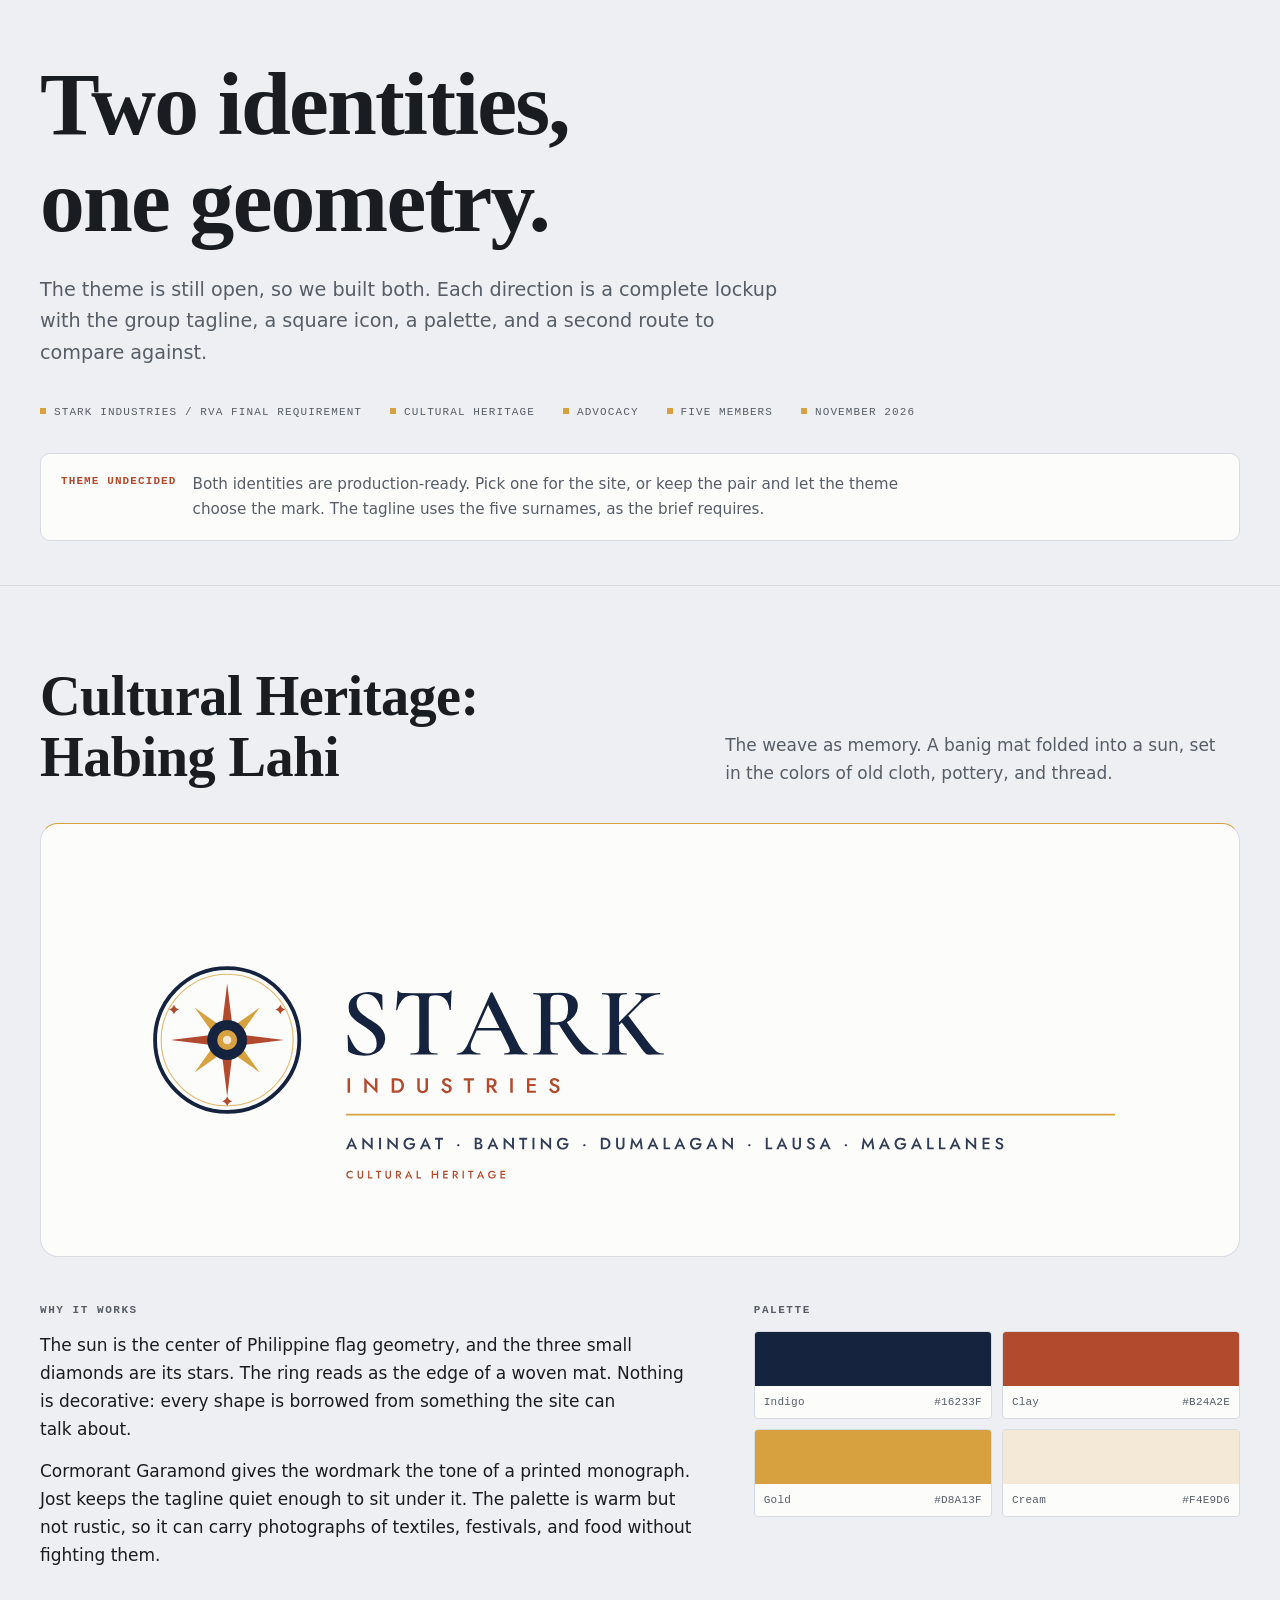
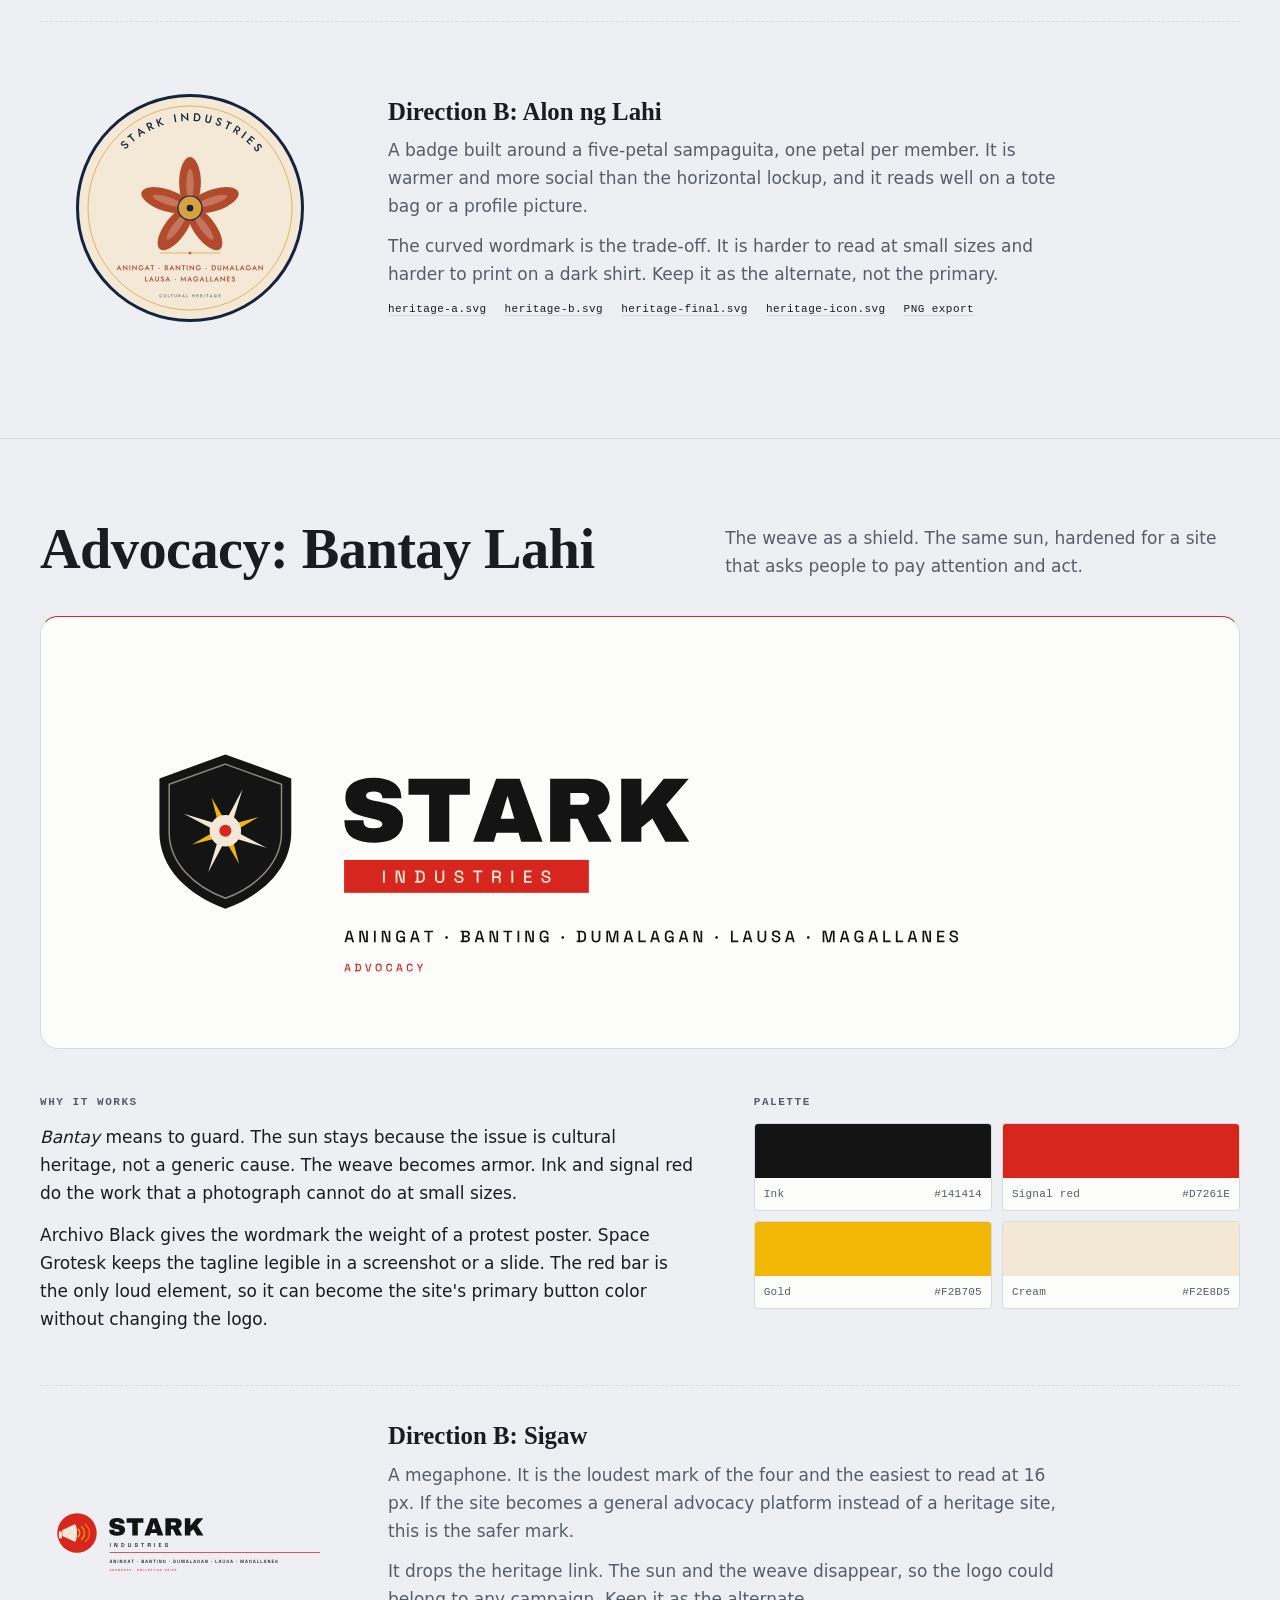
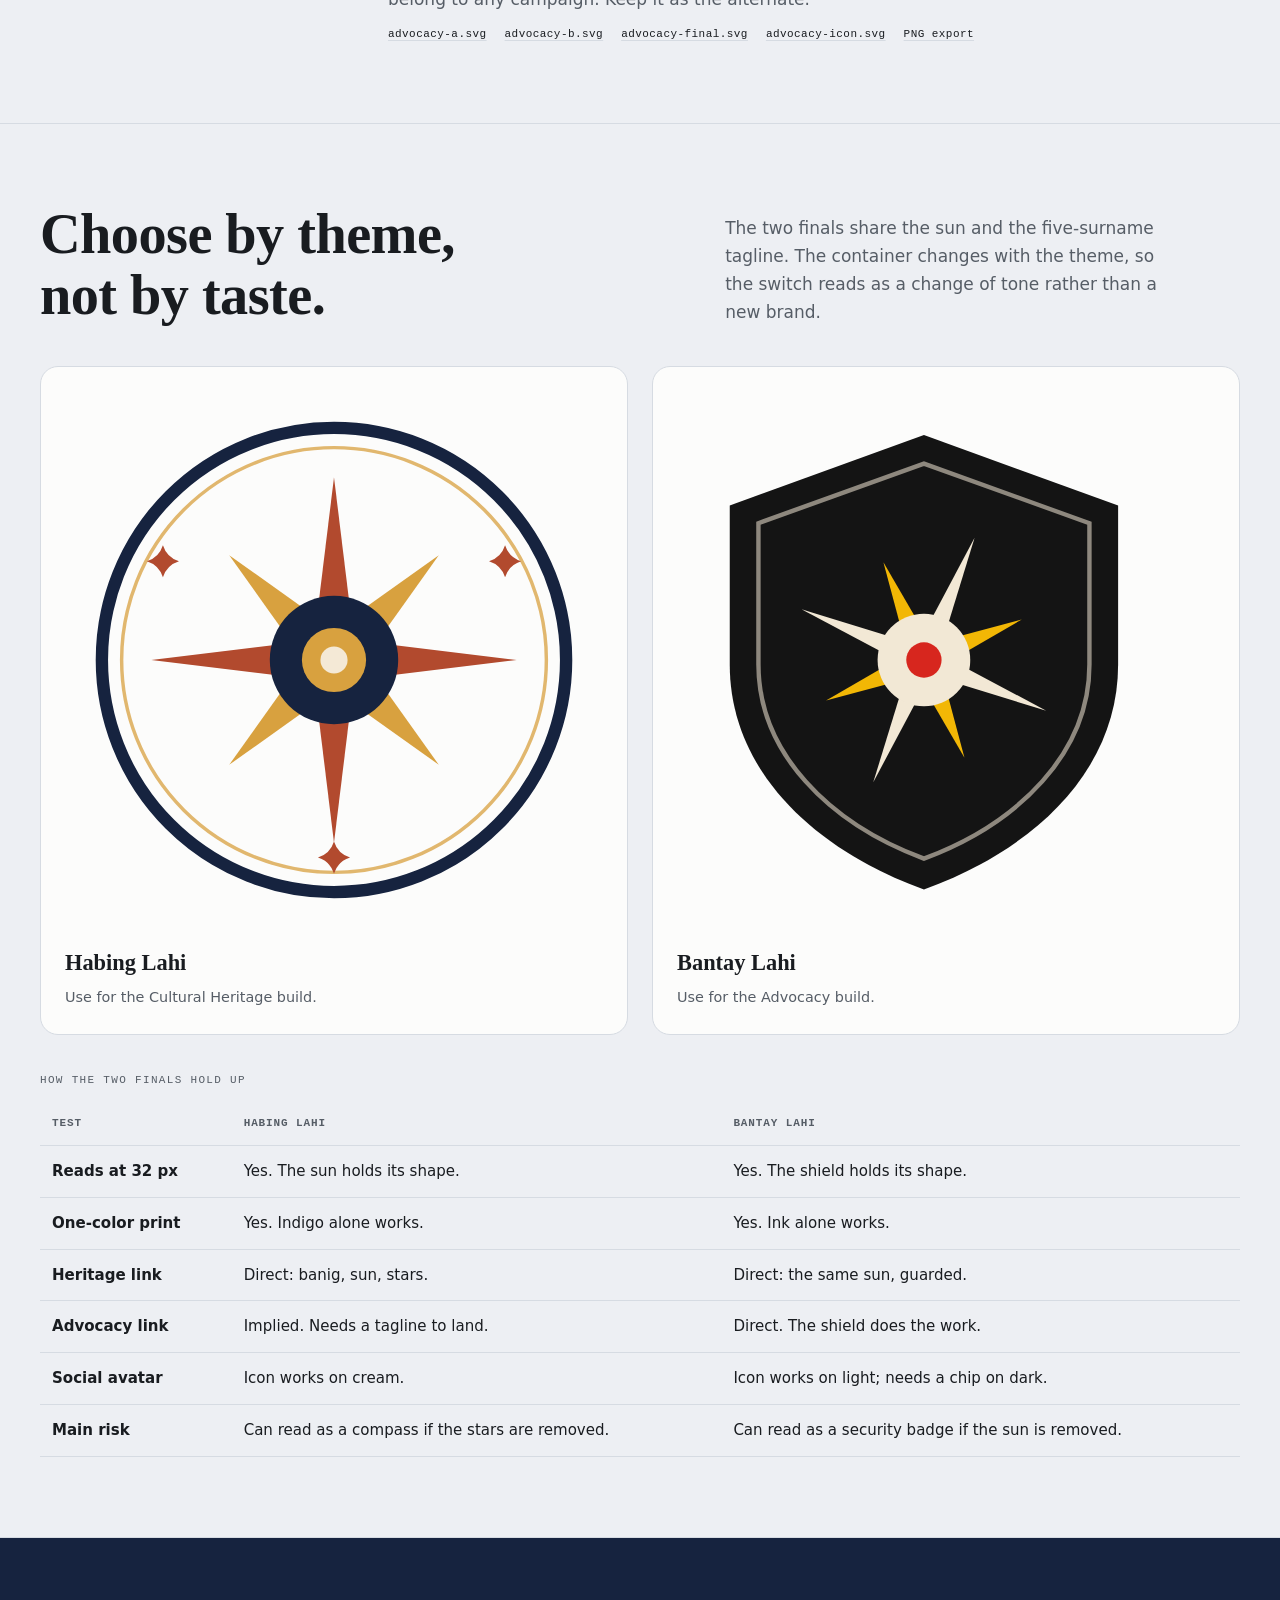
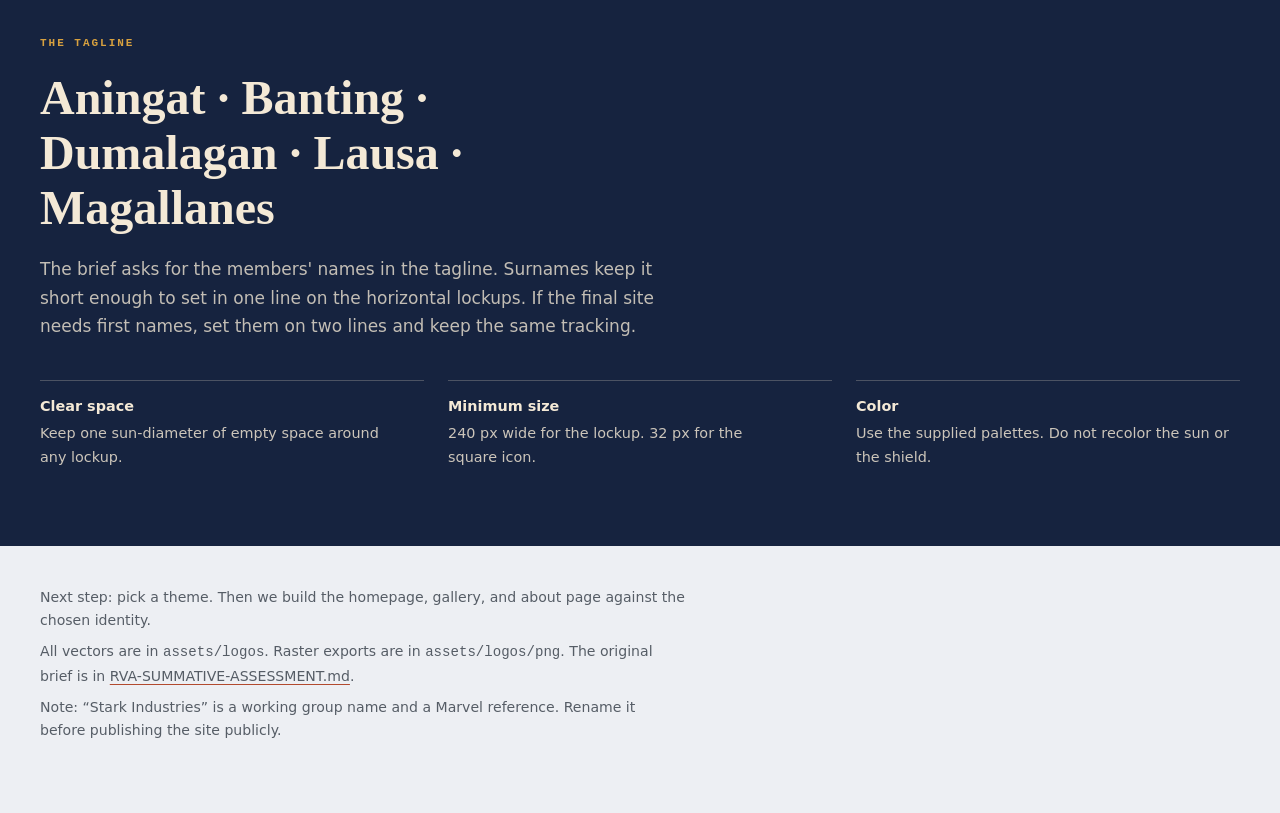
<file: index.html>
<!doctype html>
<html lang="en">
  <head>
    <meta charset="utf-8" />
    <meta name="viewport" content="width=device-width, initial-scale=1" />
    <title>Stark Industries — Two identities, one geometry</title>
    <meta
      name="description"
      content="Logo directions for the Stark Industries RVA project: Cultural Heritage and Advocacy."
    />
    <link rel="icon" href="assets/logos/heritage-icon.svg" type="image/svg+xml" />
    <link rel="stylesheet" href="assets/css/tokens.css" />
    <link rel="stylesheet" href="assets/css/review.css" />
  </head>
  <body>
    <header class="masthead">
      <div class="wrap">
        <!-- impeccable-disable tight-leading: display headings use editorial leading by design -->
        <h1>Two identities, one geometry.</h1>
        <p class="lede">
          The theme is still open, so we built both. Each direction is a complete
          lockup with the group tagline, a square icon, a palette, and a second
          route to compare against.
        </p>
        <ul class="meta">
          <li>Stark Industries / RVA final requirement</li>
          <li>Cultural Heritage</li>
          <li>Advocacy</li>
          <li>Five members</li>
          <li>November 2026</li>
        </ul>
        <div class="notice">
          <strong>Theme undecided</strong>
          <span>
            Both identities are production-ready. Pick one for the site, or keep
            the pair and let the theme choose the mark. The tagline uses the five
            surnames, as the brief requires.
          </span>
        </div>
      </div>
    </header>

    <main>
      <section class="identity" id="heritage" aria-labelledby="heritage-title">
        <div class="wrap">
          <div class="identity__head">
            <div>
              <h2 id="heritage-title">Cultural Heritage: Habing Lahi</h2>
            </div>
            <p>
              The weave as memory. A banig mat folded into a sun, set in the
              colors of old cloth, pottery, and thread.
            </p>
          </div>

          <div class="stage">
            <img
              src="assets/logos/heritage-final.svg"
              alt="Habing Lahi logo: a woven eight-ray sun in indigo, clay and gold, with the wordmark Stark Industries and the tagline Aningat, Banting, Dumalagan, Lausa, Magallanes."
              width="1200"
              height="360"
            />
          </div>

          <div class="notes">
            <div>
              <h3>Why it works</h3>
              <p>
                The sun is the center of Philippine flag geometry, and the three
                small diamonds are its stars. The ring reads as the edge of a
                woven mat. Nothing is decorative: every shape is borrowed from
                something the site can talk about.
              </p>
              <p>
                Cormorant Garamond gives the wordmark the tone of a printed
                monograph. Jost keeps the tagline quiet enough to sit under it.
                The palette is warm but not rustic, so it can carry photographs
                of textiles, festivals, and food without fighting them.
              </p>
            </div>
            <div>
              <h3>Palette</h3>
              <ul class="swatches">
                <li class="swatch">
                  <div class="swatch__chip" style="background: #16233f"></div>
                  <div class="swatch__label"><span>Indigo</span><span>#16233F</span></div>
                </li>
                <li class="swatch">
                  <div class="swatch__chip" style="background: #b24a2e"></div>
                  <div class="swatch__label"><span>Clay</span><span>#B24A2E</span></div>
                </li>
                <li class="swatch">
                  <div class="swatch__chip" style="background: #d8a13f"></div>
                  <div class="swatch__label"><span>Gold</span><span>#D8A13F</span></div>
                </li>
                <li class="swatch">
                  <div class="swatch__chip" style="background: #f4e9d6"></div>
                  <div class="swatch__label"><span>Cream</span><span>#F4E9D6</span></div>
                </li>
              </ul>
            </div>
          </div>

          <div class="alt">
            <img
              src="assets/logos/heritage-b.svg"
              alt="Alternate badge direction: a circular cream seal with a five-petal sampaguita and the group name on a curved path."
              width="800"
              height="800"
            />
            <div>
              <h3>Direction B: Alon ng Lahi</h3>
              <p>
                A badge built around a five-petal sampaguita, one petal per
                member. It is warmer and more social than the horizontal lockup,
                and it reads well on a tote bag or a profile picture.
              </p>
              <p>
                The curved wordmark is the trade-off. It is harder to read at
                small sizes and harder to print on a dark shirt. Keep it as the
                alternate, not the primary.
              </p>
              <ul class="files">
                <li><a href="assets/logos/heritage-a.svg">heritage-a.svg</a></li>
                <li><a href="assets/logos/heritage-b.svg">heritage-b.svg</a></li>
                <li><a href="assets/logos/heritage-final.svg">heritage-final.svg</a></li>
                <li><a href="assets/logos/heritage-icon.svg">heritage-icon.svg</a></li>
                <li><a href="assets/logos/png/heritage-final.png">PNG export</a></li>
              </ul>
            </div>
          </div>
        </div>
      </section>

      <section class="identity" id="advocacy" aria-labelledby="advocacy-title">
        <div class="wrap">
          <div class="identity__head">
            <div>
              <h2 id="advocacy-title">Advocacy: Bantay Lahi</h2>
            </div>
            <p>
              The weave as a shield. The same sun, hardened for a site that asks
              people to pay attention and act.
            </p>
          </div>

          <div class="stage stage--advocacy">
            <img
              src="assets/logos/advocacy-final.svg"
              alt="Bantay Lahi logo: a cream eight-ray sun inside a black shield, with the wordmark Stark Industries on a red bar and the tagline Aningat, Banting, Dumalagan, Lausa, Magallanes."
              width="1200"
              height="360"
            />
          </div>

          <div class="notes">
            <div>
              <h3>Why it works</h3>
              <p>
                <em>Bantay</em> means to guard. The sun stays because the issue is
                cultural heritage, not a generic cause. The weave becomes armor.
                Ink and signal red do the work that a photograph cannot do at
                small sizes.
              </p>
              <p>
                Archivo Black gives the wordmark the weight of a protest poster.
                Space Grotesk keeps the tagline legible in a screenshot or a
                slide. The red bar is the only loud element, so it can become the
                site's primary button color without changing the logo.
              </p>
            </div>
            <div>
              <h3>Palette</h3>
              <ul class="swatches">
                <li class="swatch">
                  <div class="swatch__chip" style="background: #141414"></div>
                  <div class="swatch__label"><span>Ink</span><span>#141414</span></div>
                </li>
                <li class="swatch">
                  <div class="swatch__chip" style="background: #d7261e"></div>
                  <div class="swatch__label"><span>Signal red</span><span>#D7261E</span></div>
                </li>
                <li class="swatch">
                  <div class="swatch__chip" style="background: #f2b705"></div>
                  <div class="swatch__label"><span>Gold</span><span>#F2B705</span></div>
                </li>
                <li class="swatch">
                  <div class="swatch__chip" style="background: #f2e8d5"></div>
                  <div class="swatch__label"><span>Cream</span><span>#F2E8D5</span></div>
                </li>
              </ul>
            </div>
          </div>

          <div class="alt">
            <img
              src="assets/logos/advocacy-b.svg"
              alt="Alternate advocacy direction: a red circle containing a cream megaphone with three gold sound waves."
              width="1200"
              height="360"
            />
            <div>
              <h3>Direction B: Sigaw</h3>
              <p>
                A megaphone. It is the loudest mark of the four and the easiest to
                read at 16 px. If the site becomes a general advocacy platform
                instead of a heritage site, this is the safer mark.
              </p>
              <p>
                It drops the heritage link. The sun and the weave disappear, so
                the logo could belong to any campaign. Keep it as the alternate.
              </p>
              <ul class="files">
                <li><a href="assets/logos/advocacy-a.svg">advocacy-a.svg</a></li>
                <li><a href="assets/logos/advocacy-b.svg">advocacy-b.svg</a></li>
                <li><a href="assets/logos/advocacy-final.svg">advocacy-final.svg</a></li>
                <li><a href="assets/logos/advocacy-icon.svg">advocacy-icon.svg</a></li>
                <li><a href="assets/logos/png/advocacy-final.png">PNG export</a></li>
              </ul>
            </div>
          </div>
        </div>
      </section>

      <section class="identity" id="compare" aria-labelledby="compare-title">
        <div class="wrap">
          <div class="identity__head">
            <div>
              <h2 id="compare-title">Choose by theme, not by taste.</h2>
            </div>
            <p>
              The two finals share the sun and the five-surname tagline. The
              container changes with the theme, so the switch reads as a change
              of tone rather than a new brand.
            </p>
          </div>

          <div class="compare">
            <article class="compare__card">
              <img
                src="assets/logos/heritage-icon.svg"
                alt="Habing Lahi square icon: the woven sun on its own."
                width="512"
                height="512"
              />
              <h3>Habing Lahi</h3>
              <p>Use for the Cultural Heritage build.</p>
            </article>
            <article class="compare__card">
              <img
                src="assets/logos/advocacy-icon.svg"
                alt="Bantay Lahi square icon: the sun inside the shield."
                width="512"
                height="512"
              />
              <h3>Bantay Lahi</h3>
              <p>Use for the Advocacy build.</p>
            </article>
          </div>

          <div class="table-wrap">
            <table>
            <caption>How the two finals hold up</caption>
            <thead>
              <tr>
                <th scope="col">Test</th>
                <th scope="col">Habing Lahi</th>
                <th scope="col">Bantay Lahi</th>
              </tr>
            </thead>
            <tbody>
              <tr>
                <th scope="row">Reads at 32 px</th>
                <td>Yes. The sun holds its shape.</td>
                <td>Yes. The shield holds its shape.</td>
              </tr>
              <tr>
                <th scope="row">One-color print</th>
                <td>Yes. Indigo alone works.</td>
                <td>Yes. Ink alone works.</td>
              </tr>
              <tr>
                <th scope="row">Heritage link</th>
                <td>Direct: banig, sun, stars.</td>
                <td>Direct: the same sun, guarded.</td>
              </tr>
              <tr>
                <th scope="row">Advocacy link</th>
                <td>Implied. Needs a tagline to land.</td>
                <td>Direct. The shield does the work.</td>
              </tr>
              <tr>
                <th scope="row">Social avatar</th>
                <td>Icon works on cream.</td>
                <td>Icon works on light; needs a chip on dark.</td>
              </tr>
              <tr>
                <th scope="row">Main risk</th>
                <td>Can read as a compass if the stars are removed.</td>
                <td>Can read as a security badge if the sun is removed.</td>
              </tr>
            </tbody>
            </table>
          </div>
        </div>
      </section>
    </main>

    <section class="band" aria-labelledby="tagline-title">
      <div class="wrap">
        <p class="kicker">The tagline</p>
        <blockquote id="tagline-title">
          Aningat · Banting · Dumalagan · Lausa · Magallanes
        </blockquote>
        <p>
          The brief asks for the members' names in the tagline. Surnames keep it
          short enough to set in one line on the horizontal lockups. If the
          final site needs first names, set them on two lines and keep the same
          tracking.
        </p>
        <ul class="rules">
          <li>
            <strong>Clear space</strong>
            Keep one sun-diameter of empty space around any lockup.
          </li>
          <li>
            <strong>Minimum size</strong>
            240 px wide for the lockup. 32 px for the square icon.
          </li>
          <li>
            <strong>Color</strong>
            Use the supplied palettes. Do not recolor the sun or the shield.
          </li>
        </ul>
      </div>
    </section>

    <footer class="footer">
      <div class="wrap">
        <p>
          Next step: pick a theme. Then we build the homepage, gallery, and about
          page against the chosen identity.
        </p>
        <p>
          All vectors are in <code>assets/logos</code>. Raster exports are in
          <code>assets/logos/png</code>. The original brief is in
          <a href="RVA-SUMMATIVE-ASSESSMENT.md">RVA-SUMMATIVE-ASSESSMENT.md</a>.
        </p>
        <p>
          Note: “Stark Industries” is a working group name and a Marvel
          reference. Rename it before publishing the site publicly.
        </p>
      </div>
    </footer>
  </body>
</html>
</file>
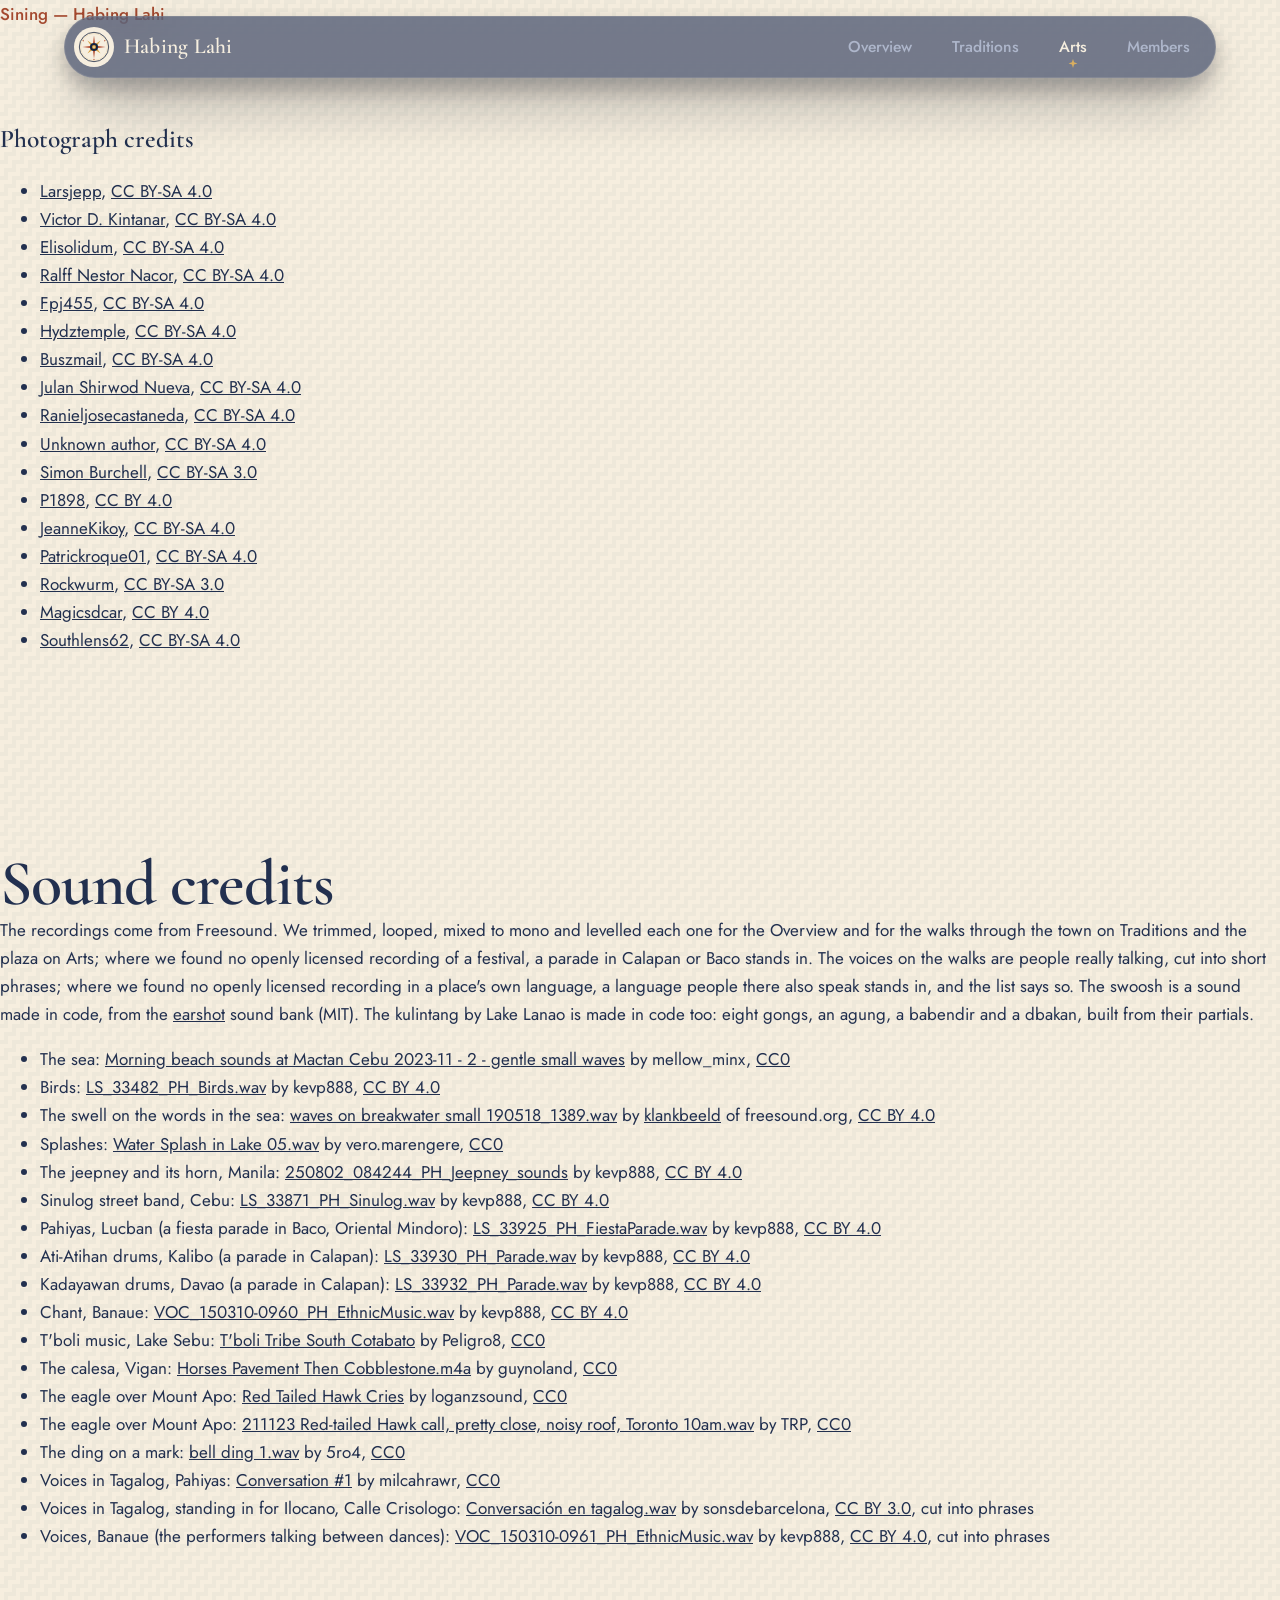
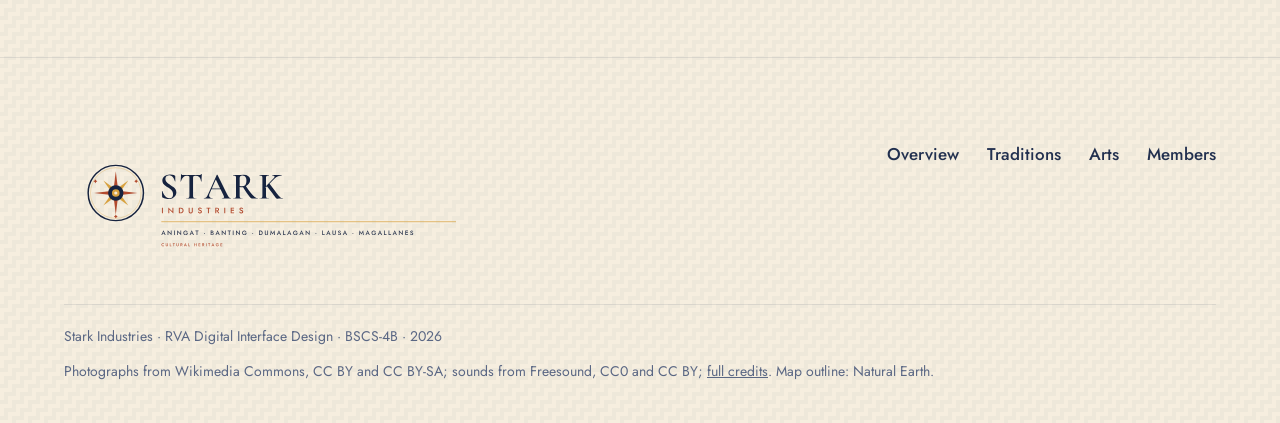
<file: site/credits.html>
<!doctype html>
<html lang="en">
<head>
<meta charset="utf-8">
<meta name="viewport" content="width=device-width, initial-scale=1">
<title>Photograph and sound credits — Habing Lahi</title>
<meta name="description" content="The photographers, licences and source pages of the photographs on the Habing Lahi website.">
<meta name="theme-color" content="#1b2742">
<link rel="icon" href="assets/logos/heritage-icon.svg" type="image/svg+xml">
<link rel="preconnect" href="https://fonts.googleapis.com">
<link rel="preconnect" href="https://fonts.gstatic.com" crossorigin>
<link href="https://fonts.googleapis.com/css2?family=Cormorant+Garamond:ital,wght@0,500;0,600;1,600&family=Jost:wght@400;500&display=swap" rel="stylesheet">
<link rel="stylesheet" href="css/site.css">
<script src="js/site.js" defer></script>
</head>
<body>
<a class="skip" href="#main">Skip to content</a>

<header class="site-nav">
  <a class="brand" href="index.html" aria-label="Habing Lahi, home">
    <img class="brand__chip" src="assets/logos/heritage-icon.svg" alt="" width="40" height="40">
    <span class="brand__name" lang="fil">Habing Lahi</span>
  </a>
  <nav aria-label="Main">
    <ul class="nav-links">
      <li><a href="index.html"><svg viewBox="0 0 24 24" fill="none" stroke="currentColor" stroke-width="1.6" stroke-linecap="round" stroke-linejoin="round" aria-hidden="true"><path d="M12 3v3M12 18v3M3 12h3M18 12h3M5.6 5.6l2.1 2.1M16.3 16.3l2.1 2.1M5.6 18.4l2.1-2.1M16.3 7.7l2.1-2.1"/><circle cx="12" cy="12" r="3.2"/></svg>Overview</a></li>
      <li><a href="traditions.html"><svg viewBox="0 0 24 24" fill="none" stroke="currentColor" stroke-width="1.6" stroke-linecap="round" stroke-linejoin="round" aria-hidden="true"><rect x="3.5" y="5" width="17" height="15" rx="2"/><path d="M3.5 10h17M8 3v4M16 3v4"/></svg>Traditions</a></li>
      <li><a href="arts.html" aria-current="page"><svg viewBox="0 0 24 24" fill="none" stroke="currentColor" stroke-width="1.6" stroke-linecap="round" stroke-linejoin="round" aria-hidden="true"><path d="M7 20c-1.5-2-2-4.5-1-7 .8-2 2.5-3 2.5-5V5h7v3c0 2 1.7 3 2.5 5 1 2.5.5 5-1 7z"/><path d="M8.5 8h7"/></svg>Arts</a></li>
      <li><a href="members.html"><svg viewBox="0 0 24 24" fill="none" stroke="currentColor" stroke-width="1.6" stroke-linecap="round" stroke-linejoin="round" aria-hidden="true"><circle cx="8" cy="9" r="3"/><circle cx="16.5" cy="9" r="3"/><path d="M2.5 20c.6-3.2 2.8-5 5.5-5s4.9 1.8 5.5 5M11 20c.6-3.2 2.8-5 5.5-5s4.9 1.8 5.5 5"/></svg>Members</a></li>
    </ul>
  </nav>
</header>

<main id="main">
  <p><a class="link" href="index.html">Sining — Habing Lahi</a></p>
  <section class="credits-list" id="credits" aria-labelledby="credits-h">
    <h1 id="credits-h">Photograph credits</h1>
    <ul>
      <li><a href="https://commons.wikimedia.org/wiki/File:Banaue_rice_terraces.jpg">Larsjepp</a>, <a href="https://creativecommons.org/licenses/by-sa/4.0">CC BY-SA 4.0</a></li>
      <li><a href="https://commons.wikimedia.org/wiki/File:Sinulog_Festival_Dancers_5.jpg">Victor D. Kintanar</a>, <a href="https://creativecommons.org/licenses/by-sa/4.0">CC BY-SA 4.0</a></li>
      <li><a href="https://commons.wikimedia.org/wiki/File:Dancers_Kalibo_Ati-Atihan_Festival,_Philippines.jpg">Elisolidum</a>, <a href="https://creativecommons.org/licenses/by-sa/4.0">CC BY-SA 4.0</a></li>
      <li><a href="https://commons.wikimedia.org/wiki/File:Pahiyas_Festival,_Lucban,_Quezon,_Jul_2024.jpg">Ralff Nestor Nacor</a>, <a href="https://creativecommons.org/licenses/by-sa/4.0">CC BY-SA 4.0</a></li>
      <li><a href="https://commons.wikimedia.org/wiki/File:Indak_Boy_Kadayawan_Festival_1.jpg">Fpj455</a>, <a href="https://creativecommons.org/licenses/by-sa/4.0">CC BY-SA 4.0</a></li>
      <li><a href="https://commons.wikimedia.org/wiki/File:The_Dreamweaver,_Tnalak_Festival.jpg">Hydztemple</a>, <a href="https://creativecommons.org/licenses/by-sa/4.0">CC BY-SA 4.0</a></li>
      <li><a href="https://commons.wikimedia.org/wiki/File:5-gong_Kulintang.jpg">Buszmail</a>, <a href="https://creativecommons.org/licenses/by-sa/4.0">CC BY-SA 4.0</a></li>
      <li><a href="https://commons.wikimedia.org/wiki/File:Manunggul_Jar_displayed_at_Philippine_National_Museum_of_Anthropology.jpg">Julan Shirwod Nueva</a>, <a href="https://creativecommons.org/licenses/by-sa/4.0">CC BY-SA 4.0</a></li>
      <li><a href="https://commons.wikimedia.org/wiki/File:Burnayan_Pottery_making_of_Vigan.jpg">Ranieljosecastaneda</a>, <a href="https://creativecommons.org/licenses/by-sa/4.0">CC BY-SA 4.0</a></li>
      <li><a href="https://commons.wikimedia.org/wiki/File:Pi%C3%B1a_Barong_tagalog_AklanA.jpg">Unknown author</a>, <a href="https://creativecommons.org/licenses/by-sa/4.0">CC BY-SA 4.0</a></li>
      <li><a href="https://commons.wikimedia.org/wiki/File:Vigan_Calle_Crisologo_1.jpg">Simon Burchell</a>, <a href="https://creativecommons.org/licenses/by-sa/3.0">CC BY-SA 3.0</a></li>
      <li><a href="https://commons.wikimedia.org/wiki/File:Looms_2026-10-04_Ilocos_Norte.jpg">P1898</a>, <a href="https://creativecommons.org/licenses/by/4.0">CC BY 4.0</a></li>
      <li><a href="https://commons.wikimedia.org/wiki/File:Burnay.jpg">JeanneKikoy</a>, <a href="https://creativecommons.org/licenses/by-sa/4.0">CC BY-SA 4.0</a></li>
      <li><a href="https://commons.wikimedia.org/wiki/File:Pahiyas_Festival_2023_parade_Plaridel_(Lucban,_Quezon;_05-14-2023).jpg">Patrickroque01</a>, <a href="https://creativecommons.org/licenses/by-sa/4.0">CC BY-SA 4.0</a></li>
      <li><a href="https://commons.wikimedia.org/wiki/File:Abaca_Fiber.jpg">Rockwurm</a>, <a href="https://creativecommons.org/licenses/by-sa/3.0">CC BY-SA 3.0</a></li>
      <li><a href="https://commons.wikimedia.org/wiki/File:Pahiyas_Festival_Lucban,_Quezon_May_14_2026_Kiping_Decoration_Preparation.jpg">Magicsdcar</a>, <a href="https://creativecommons.org/licenses/by/4.0">CC BY 4.0</a></li>
      <li><a href="https://commons.wikimedia.org/wiki/File:Lake_Sebu_Sunset.jpg">Southlens62</a>, <a href="https://creativecommons.org/licenses/by-sa/4.0">CC BY-SA 4.0</a></li>
    </ul>
  </section>
  <section class="credits-list" id="sounds" aria-labelledby="sounds-h">
    <h2 id="sounds-h">Sound credits</h2>
    <p>The recordings come from Freesound. We trimmed, looped, mixed to mono and levelled each one for the Overview and for the
      walks through the town on Traditions and the plaza on Arts; where
      we found no openly licensed recording of a festival, a parade in Calapan or Baco stands in. The voices on the walks are people
      really talking, cut into short phrases; where we found no openly licensed recording in a place's own language, a language
      people there also speak stands in, and the list says so. The swoosh is a sound made in code,
      from the <a href="https://github.com/Leonxlnx/earshot">earshot</a> sound bank (MIT). The kulintang by Lake Lanao is
      made in code too: eight gongs, an agung, a babendir and a dbakan, built from their partials.</p>
    <ul>
      <li>The sea: <a href="https://freesound.org/people/mellow_minx/sounds/711024/">Morning beach sounds at Mactan Cebu 2023-11 - 2 - gentle small waves</a> by mellow_minx, <a href="https://creativecommons.org/publicdomain/zero/1.0/">CC0</a></li>
      <li>Birds: <a href="https://freesound.org/people/kevp888/sounds/507003/">LS_33482_PH_Birds.wav</a> by kevp888, <a href="https://creativecommons.org/licenses/by/4.0/">CC BY 4.0</a></li>
      <li>The swell on the words in the sea: <a href="https://freesound.org/people/klankbeeld/sounds/485425/">waves on breakwater small 190518_1389.wav</a> by <a href="https://freesound.org/people/klankbeeld/">klankbeeld</a> of freesound.org, <a href="https://creativecommons.org/licenses/by/4.0/">CC BY 4.0</a></li>
      <li>Splashes: <a href="https://freesound.org/people/vero.marengere/sounds/524524/">Water Splash in Lake 05.wav</a> by vero.marengere, <a href="https://creativecommons.org/publicdomain/zero/1.0/">CC0</a></li>
      <li>The jeepney and its horn, Manila: <a href="https://freesound.org/people/kevp888/sounds/832290/">250802_084244_PH_Jeepney_sounds</a> by kevp888, <a href="https://creativecommons.org/licenses/by/4.0/">CC BY 4.0</a></li>
      <li>Sinulog street band, Cebu: <a href="https://freesound.org/people/kevp888/sounds/441437/">LS_33871_PH_Sinulog.wav</a> by kevp888, <a href="https://creativecommons.org/licenses/by/4.0/">CC BY 4.0</a></li>
      <li>Pahiyas, Lucban (a fiesta parade in Baco, Oriental Mindoro): <a href="https://freesound.org/people/kevp888/sounds/441553/">LS_33925_PH_FiestaParade.wav</a> by kevp888, <a href="https://creativecommons.org/licenses/by/4.0/">CC BY 4.0</a></li>
      <li>Ati-Atihan drums, Kalibo (a parade in Calapan): <a href="https://freesound.org/people/kevp888/sounds/441556/">LS_33930_PH_Parade.wav</a> by kevp888, <a href="https://creativecommons.org/licenses/by/4.0/">CC BY 4.0</a></li>
      <li>Kadayawan drums, Davao (a parade in Calapan): <a href="https://freesound.org/people/kevp888/sounds/441554/">LS_33932_PH_Parade.wav</a> by kevp888, <a href="https://creativecommons.org/licenses/by/4.0/">CC BY 4.0</a></li>
      <li>Chant, Banaue: <a href="https://freesound.org/people/kevp888/sounds/440905/">VOC_150310-0960_PH_EthnicMusic.wav</a> by kevp888, <a href="https://creativecommons.org/licenses/by/4.0/">CC BY 4.0</a></li>
      <li>T&#x27;boli music, Lake Sebu: <a href="https://freesound.org/people/Peligro8/sounds/797987/">T&#x27;boli Tribe South Cotabato</a> by Peligro8, <a href="https://creativecommons.org/publicdomain/zero/1.0/">CC0</a></li>
      <li>The calesa, Vigan: <a href="https://freesound.org/people/guynoland/sounds/549882/">Horses Pavement Then Cobblestone.m4a</a> by guynoland, <a href="https://creativecommons.org/publicdomain/zero/1.0/">CC0</a></li>
      <li>The eagle over Mount Apo: <a href="https://freesound.org/people/loganzsound/sounds/875513/">Red Tailed Hawk Cries</a> by loganzsound, <a href="https://creativecommons.org/publicdomain/zero/1.0/">CC0</a></li>
      <li>The eagle over Mount Apo: <a href="https://freesound.org/people/TRP/sounds/616995/">211123 Red-tailed Hawk call, pretty close, noisy roof, Toronto 10am.wav</a> by TRP, <a href="https://creativecommons.org/publicdomain/zero/1.0/">CC0</a></li>
      <li>The ding on a mark: <a href="https://freesound.org/people/5ro4/sounds/611113/">bell ding 1.wav</a> by 5ro4, <a href="https://creativecommons.org/publicdomain/zero/1.0/">CC0</a></li>
      <li>Voices in Tagalog, Pahiyas: <a href="https://freesound.org/people/milcahrawr/sounds/814973/">Conversation #1</a> by milcahrawr, <a href="https://creativecommons.org/publicdomain/zero/1.0/">CC0</a></li>
      <li>Voices in Tagalog, standing in for Ilocano, Calle Crisologo: <a href="https://freesound.org/people/sonsdebarcelona/sounds/187876/">Conversación en tagalog.wav</a> by sonsdebarcelona, <a href="https://creativecommons.org/licenses/by/3.0/">CC BY 3.0</a>, cut into phrases</li>
      <li>Voices, Banaue (the performers talking between dances): <a href="https://freesound.org/people/kevp888/sounds/440910/">VOC_150310-0961_PH_EthnicMusic.wav</a> by kevp888, <a href="https://creativecommons.org/licenses/by/4.0/">CC BY 4.0</a>, cut into phrases</li>
    </ul>
  </section>
</main>

<footer class="site-foot">
  <div class="wrap">
    <div class="site-foot__grid">
      <img class="site-foot__logo" src="assets/logos/heritage-final.svg" alt="Stark Industries cultural heritage logo" width="420" height="126" loading="lazy">
      <nav aria-label="Footer">
        <ul>
          <li><a href="index.html">Overview</a></li>
          <li><a href="traditions.html">Traditions</a></li>
          <li><a href="arts.html">Arts</a></li>
          <li><a href="members.html">Members</a></li>
        </ul>
      </nav>
    </div>
    <div class="credits">
      <p>Stark Industries · RVA Digital Interface Design · BSCS-4B · 2026</p>
      <p>Photographs from Wikimedia Commons, CC BY and CC BY-SA; sounds from Freesound, CC0 and CC BY; <a href="credits.html">full credits</a>. Map outline: Natural Earth.</p>
    </div>
  </div>
</footer>
</body>
</html>
</file>
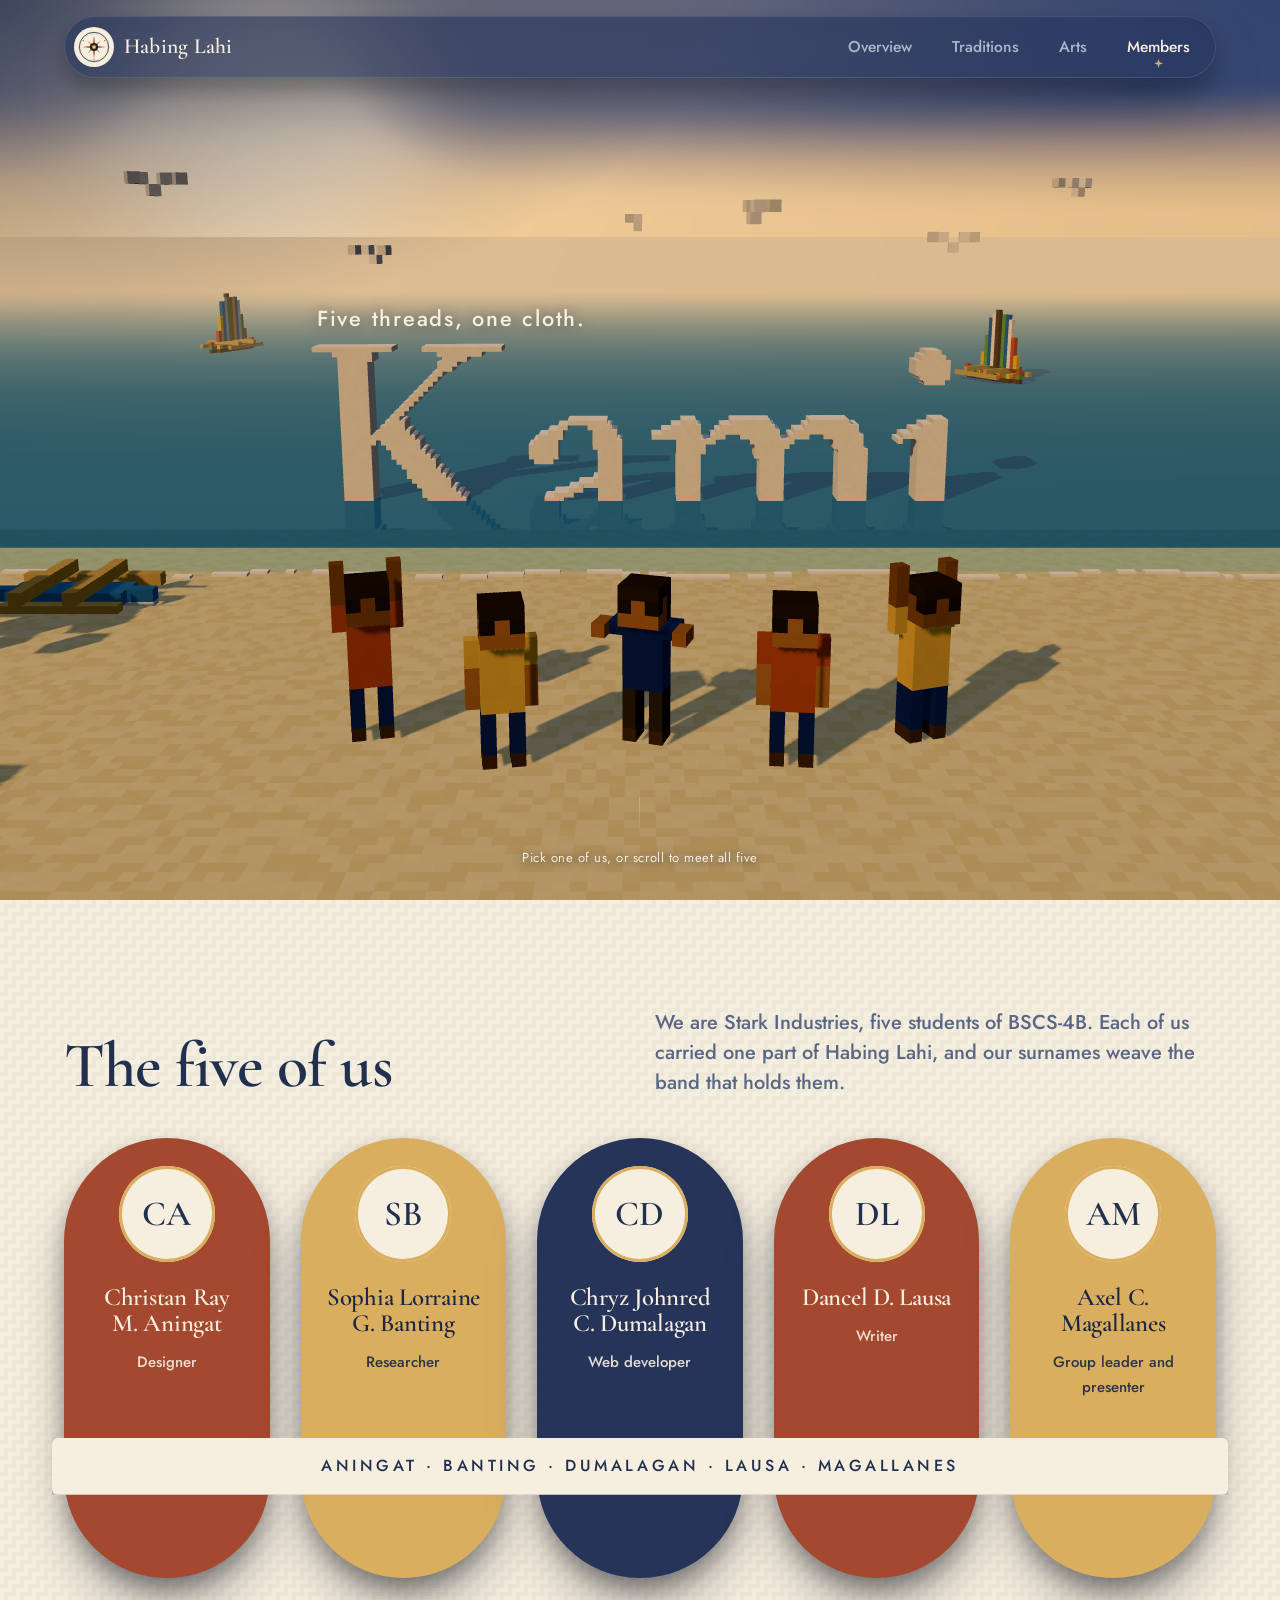
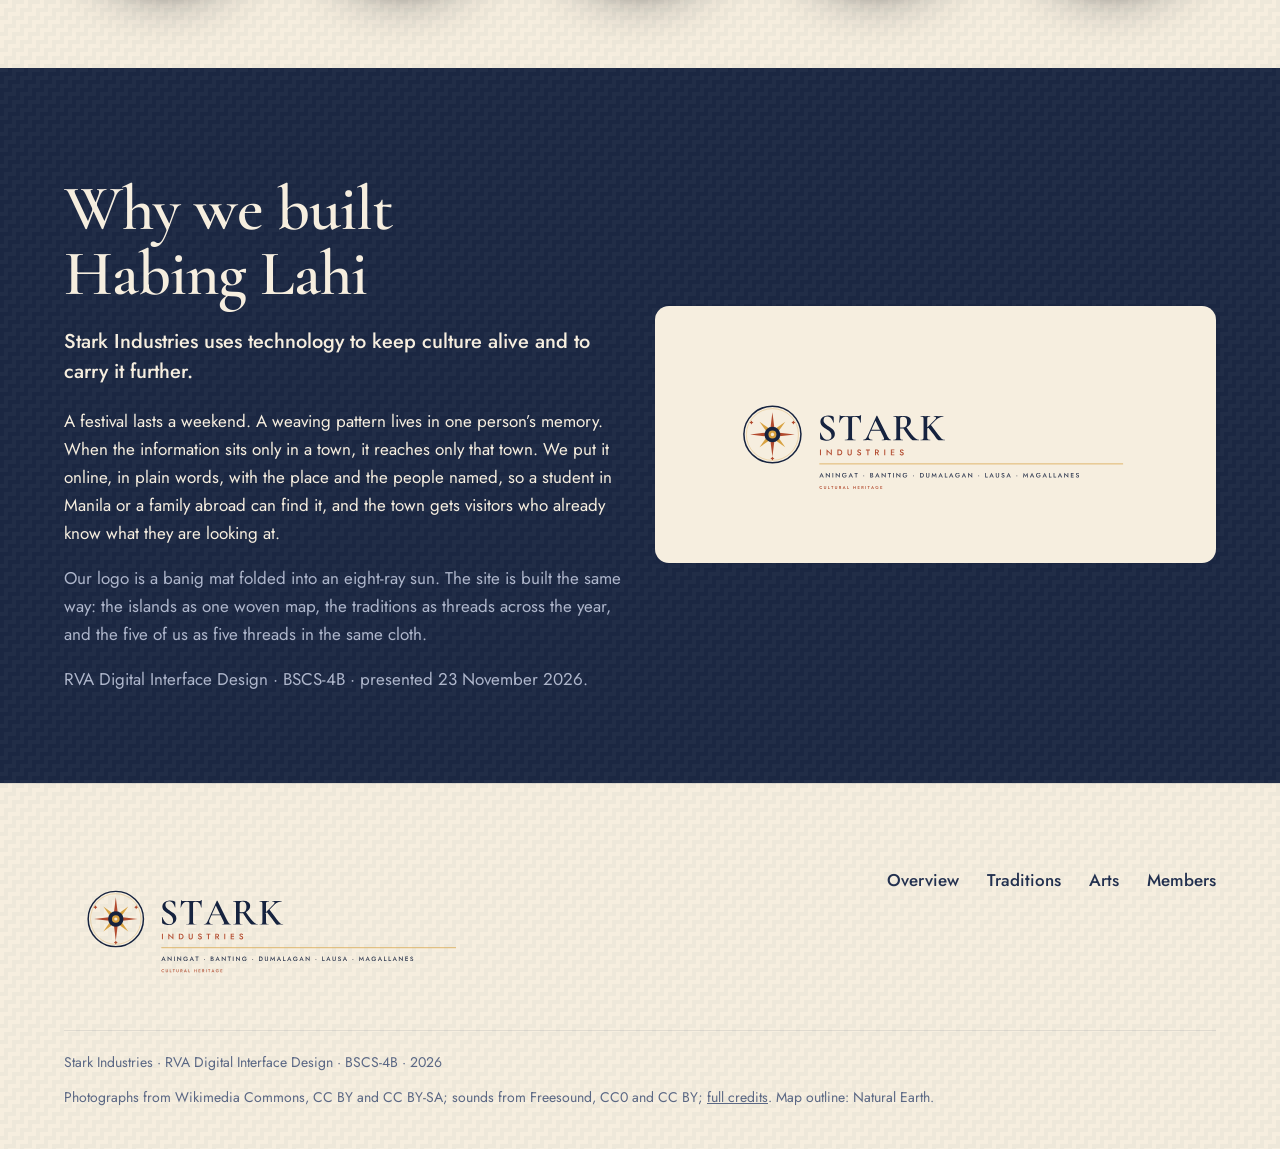
<file: site/members.html>
<!doctype html>
<html lang="en">
<head>
<meta charset="utf-8">
<meta name="viewport" content="width=device-width, initial-scale=1">
<title>Kami — Habing Lahi</title>
<meta name="description" content="Stark Industries, BSCS-4B: the five members behind Habing Lahi and why we built it.">
<meta name="theme-color" content="#1b2742">
<link rel="icon" href="assets/logos/heritage-icon.svg" type="image/svg+xml">
<link rel="preconnect" href="https://fonts.googleapis.com">
<link rel="preconnect" href="https://fonts.gstatic.com" crossorigin>
<link href="https://fonts.googleapis.com/css2?family=Cormorant+Garamond:ital,wght@0,500;0,600;1,600&family=Jost:wght@400;500&display=swap" rel="stylesheet">
<link rel="stylesheet" href="css/site.css">
<link rel="modulepreload" href="js/vendor/three.core.js">
<link rel="modulepreload" href="js/vendor/three.module.min.js">
<script src="js/site.js" defer></script>
<script type="module" src="js/members.js"></script>
</head>
<body>
<a class="skip" href="#main">Skip to content</a>

<header class="site-nav">
  <a class="brand" href="index.html" aria-label="Habing Lahi, home">
    <img class="brand__chip" src="assets/logos/heritage-icon.svg" alt="" width="40" height="40">
    <span class="brand__name" lang="fil">Habing Lahi</span>
  </a>
  <nav aria-label="Main">
    <ul class="nav-links">
      <li><a href="index.html"><svg viewBox="0 0 24 24" fill="none" stroke="currentColor" stroke-width="1.6" stroke-linecap="round" stroke-linejoin="round" aria-hidden="true"><path d="M12 3v3M12 18v3M3 12h3M18 12h3M5.6 5.6l2.1 2.1M16.3 16.3l2.1 2.1M5.6 18.4l2.1-2.1M16.3 7.7l2.1-2.1"/><circle cx="12" cy="12" r="3.2"/></svg>Overview</a></li>
      <li><a href="traditions.html"><svg viewBox="0 0 24 24" fill="none" stroke="currentColor" stroke-width="1.6" stroke-linecap="round" stroke-linejoin="round" aria-hidden="true"><rect x="3.5" y="5" width="17" height="15" rx="2"/><path d="M3.5 10h17M8 3v4M16 3v4"/></svg>Traditions</a></li>
      <li><a href="arts.html"><svg viewBox="0 0 24 24" fill="none" stroke="currentColor" stroke-width="1.6" stroke-linecap="round" stroke-linejoin="round" aria-hidden="true"><path d="M7 20c-1.5-2-2-4.5-1-7 .8-2 2.5-3 2.5-5V5h7v3c0 2 1.7 3 2.5 5 1 2.5.5 5-1 7z"/><path d="M8.5 8h7"/></svg>Arts</a></li>
      <li><a href="members.html" aria-current="page"><svg viewBox="0 0 24 24" fill="none" stroke="currentColor" stroke-width="1.6" stroke-linecap="round" stroke-linejoin="round" aria-hidden="true"><circle cx="8" cy="9" r="3"/><circle cx="16.5" cy="9" r="3"/><path d="M2.5 20c.6-3.2 2.8-5 5.5-5s4.9 1.8 5.5 5M11 20c.6-3.2 2.8-5 5.5-5s4.9 1.8 5.5 5"/></svg>Members</a></li>
    </ul>
  </nav>
</header>

<main id="main">

<section class="vhero shore" aria-labelledby="m-title">
  <canvas aria-hidden="true"></canvas>
  <h1 id="m-title" class="vhero__motto reveal" style="--delay:200ms">Five threads, one cloth.<span class="visually-hidden"> <span lang="fil">Kami</span>.</span></h1>
  <div class="shore__pins" role="group" aria-label="The five of us">
    <button class="vhero__pin shore__pin" type="button" aria-pressed="false"><span class="visually-hidden">Christan Ray M. Aningat, designer</span></button>
    <button class="vhero__pin shore__pin" type="button" aria-pressed="false"><span class="visually-hidden">Sophia Lorraine G. Banting, researcher</span></button>
    <button class="vhero__pin shore__pin" type="button" aria-pressed="false"><span class="visually-hidden">Chryz Johnred C. Dumalagan, web developer</span></button>
    <button class="vhero__pin shore__pin" type="button" aria-pressed="false"><span class="visually-hidden">Dancel D. Lausa, writer</span></button>
    <button class="vhero__pin shore__pin" type="button" aria-pressed="false"><span class="visually-hidden">Axel C. Magallanes, group leader and presenter</span></button>
  </div>
  <div class="vhero__panel shore__panel dark" aria-live="polite" hidden></div>
  <a class="vhero__cue" href="#threads"><span aria-hidden="true"></span>Pick one of us, or scroll to meet all five</a>

  <template data-member="aningat">
    <p class="vhero__meta">Designer</p>
    <h2 class="vhero__name">Christan Ray M. Aningat</h2>
    <p>The first of our five threads, the clay one.</p>
    <div class="vhero__actions"><a class="btn" href="#threads">Meet all five</a><button class="link" type="button" data-back>Back to the shore</button></div>
  </template>
  <template data-member="banting">
    <p class="vhero__meta">Researcher</p>
    <h2 class="vhero__name">Sophia Lorraine G. Banting</h2>
    <p>The second of our five threads, the gold one.</p>
    <div class="vhero__actions"><a class="btn" href="#threads">Meet all five</a><button class="link" type="button" data-back>Back to the shore</button></div>
  </template>
  <template data-member="dumalagan">
    <p class="vhero__meta">Web developer</p>
    <h2 class="vhero__name">Chryz Johnred C. Dumalagan</h2>
    <p>The third of our five threads, the indigo one in the middle.</p>
    <div class="vhero__actions"><a class="btn" href="#threads">Meet all five</a><button class="link" type="button" data-back>Back to the shore</button></div>
  </template>
  <template data-member="lausa">
    <p class="vhero__meta">Writer</p>
    <h2 class="vhero__name">Dancel D. Lausa</h2>
    <p>The fourth of our five threads, the clay one.</p>
    <div class="vhero__actions"><a class="btn" href="#threads">Meet all five</a><button class="link" type="button" data-back>Back to the shore</button></div>
  </template>
  <template data-member="magallanes">
    <p class="vhero__meta">Group leader and presenter</p>
    <h2 class="vhero__name">Axel C. Magallanes</h2>
    <p>The last of our five threads, the gold one that closes the band.</p>
    <div class="vhero__actions"><a class="btn" href="#threads">Meet all five</a><button class="link" type="button" data-back>Back to the shore</button></div>
  </template>
</section>

<section class="screen" id="threads" aria-labelledby="threads-title">
  <div class="wrap">
    <div class="split-head">
      <h2 id="threads-title">The five of us</h2>
      <p class="lead muted">We are Stark Industries, five students of BSCS&#8209;4B. Each of us carried one part of Habing Lahi, and our surnames weave the band that holds them.</p>
    </div>
    <div class="loom" data-moment>
      <article class="thread thread--clay" style="--n:0">
        <span class="mono" aria-hidden="true">CA</span>
        <h3>Christan Ray M. Aningat</h3>
        <p class="role">Designer</p>
      </article>
      <article class="thread thread--gold" style="--n:1">
        <span class="mono" aria-hidden="true">SB</span>
        <h3>Sophia Lorraine G. Banting</h3>
        <p class="role">Researcher</p>
      </article>
      <article class="thread thread--indigo" style="--n:2">
        <span class="mono" aria-hidden="true">CD</span>
        <h3>Chryz Johnred C. Dumalagan</h3>
        <p class="role">Web developer</p>
      </article>
      <article class="thread thread--clay" style="--n:3">
        <span class="mono" aria-hidden="true">DL</span>
        <h3>Dancel D. Lausa</h3>
        <p class="role">Writer</p>
      </article>
      <article class="thread thread--gold" style="--n:4">
        <span class="mono" aria-hidden="true">AM</span>
        <h3>Axel C. Magallanes</h3>
        <p class="role">Group leader and presenter</p>
      </article>
      <p class="weft">ANINGAT · BANTING · DUMALAGAN · LAUSA · MAGALLANES</p>
    </div>
  </div>
</section>

<section class="screen dark" id="why" aria-labelledby="why-title">
  <div class="wrap why">
    <div class="prose">
      <h2 id="why-title">Why we built Habing Lahi</h2>
      <p class="lead" style="margin-top:20px">Stark Industries uses technology to keep culture alive and to carry it further.</p>
      <p style="margin-top:20px">A festival lasts a weekend. A weaving pattern lives in one person’s memory. When the information sits only in a town, it reaches only that town. We put it online, in plain words, with the place and the people named, so a student in Manila or a family abroad can find it, and the town gets visitors who already know what they are looking at.</p>
      <p class="muted">Our logo is a banig mat folded into an eight-ray sun. The site is built the same way: the islands as one woven map, the traditions as threads across the year, and the five of us as five threads in the same cloth.</p>
      <p class="muted">RVA Digital Interface Design · BSCS-4B · presented 23 November 2026.</p>
    </div>
    <div class="lockup"><img src="assets/logos/heritage-final.svg" alt="Stark Industries cultural heritage lockup: the woven sun beside the wordmark and the five surnames of the group" width="1200" height="360" loading="lazy"></div>
  </div>
</section>

</main>

<footer class="site-foot">
  <div class="wrap">
    <div class="site-foot__grid">
      <img class="site-foot__logo" src="assets/logos/heritage-final.svg" alt="Stark Industries cultural heritage logo" width="420" height="126" loading="lazy">
      <nav aria-label="Footer">
        <ul>
          <li><a href="index.html">Overview</a></li>
          <li><a href="traditions.html">Traditions</a></li>
          <li><a href="arts.html">Arts</a></li>
          <li><a href="members.html">Members</a></li>
        </ul>
      </nav>
    </div>
    <div class="credits">
      <p>Stark Industries · RVA Digital Interface Design · BSCS-4B · 2026</p>
      <p>Photographs from Wikimedia Commons, CC BY and CC BY-SA; sounds from Freesound, CC0 and CC BY; <a href="credits.html">full credits</a>. Map outline: Natural Earth.</p>
    </div>
  </div>
</footer>
</body>
</html>
</file>
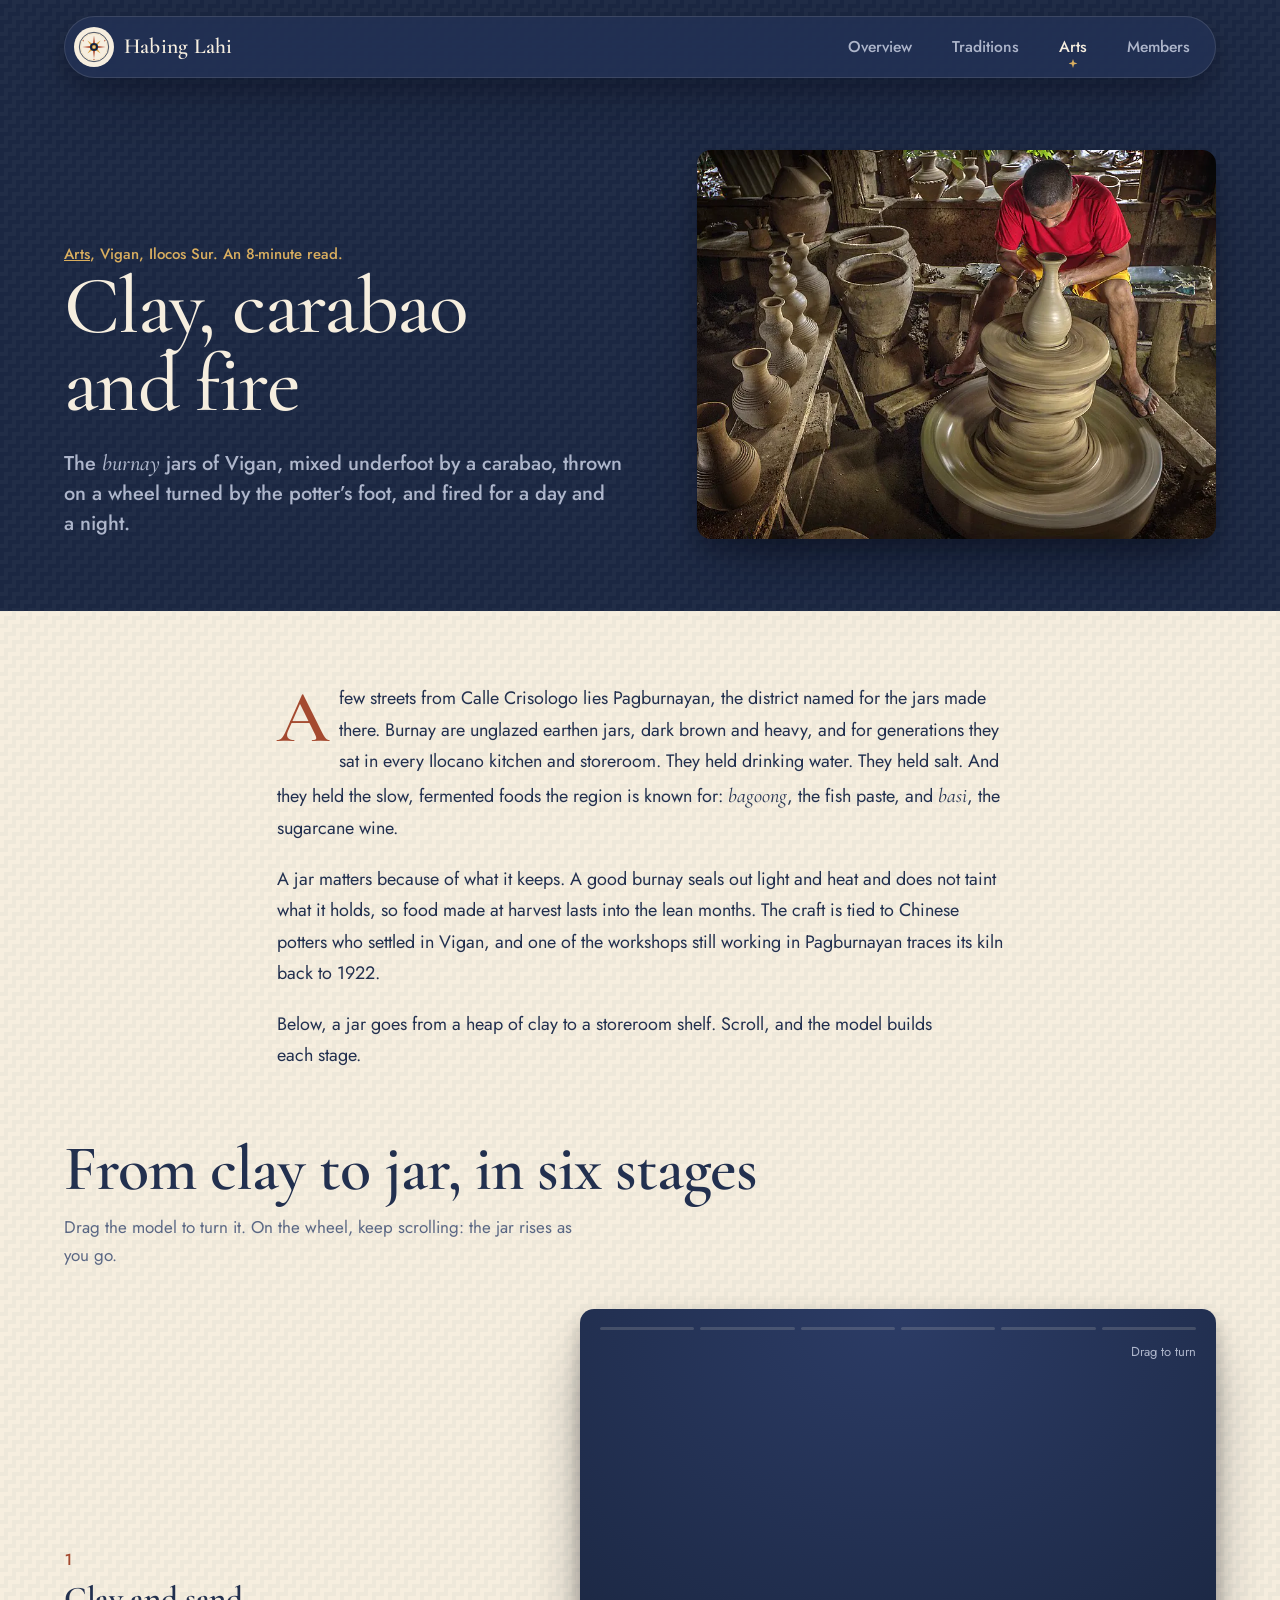
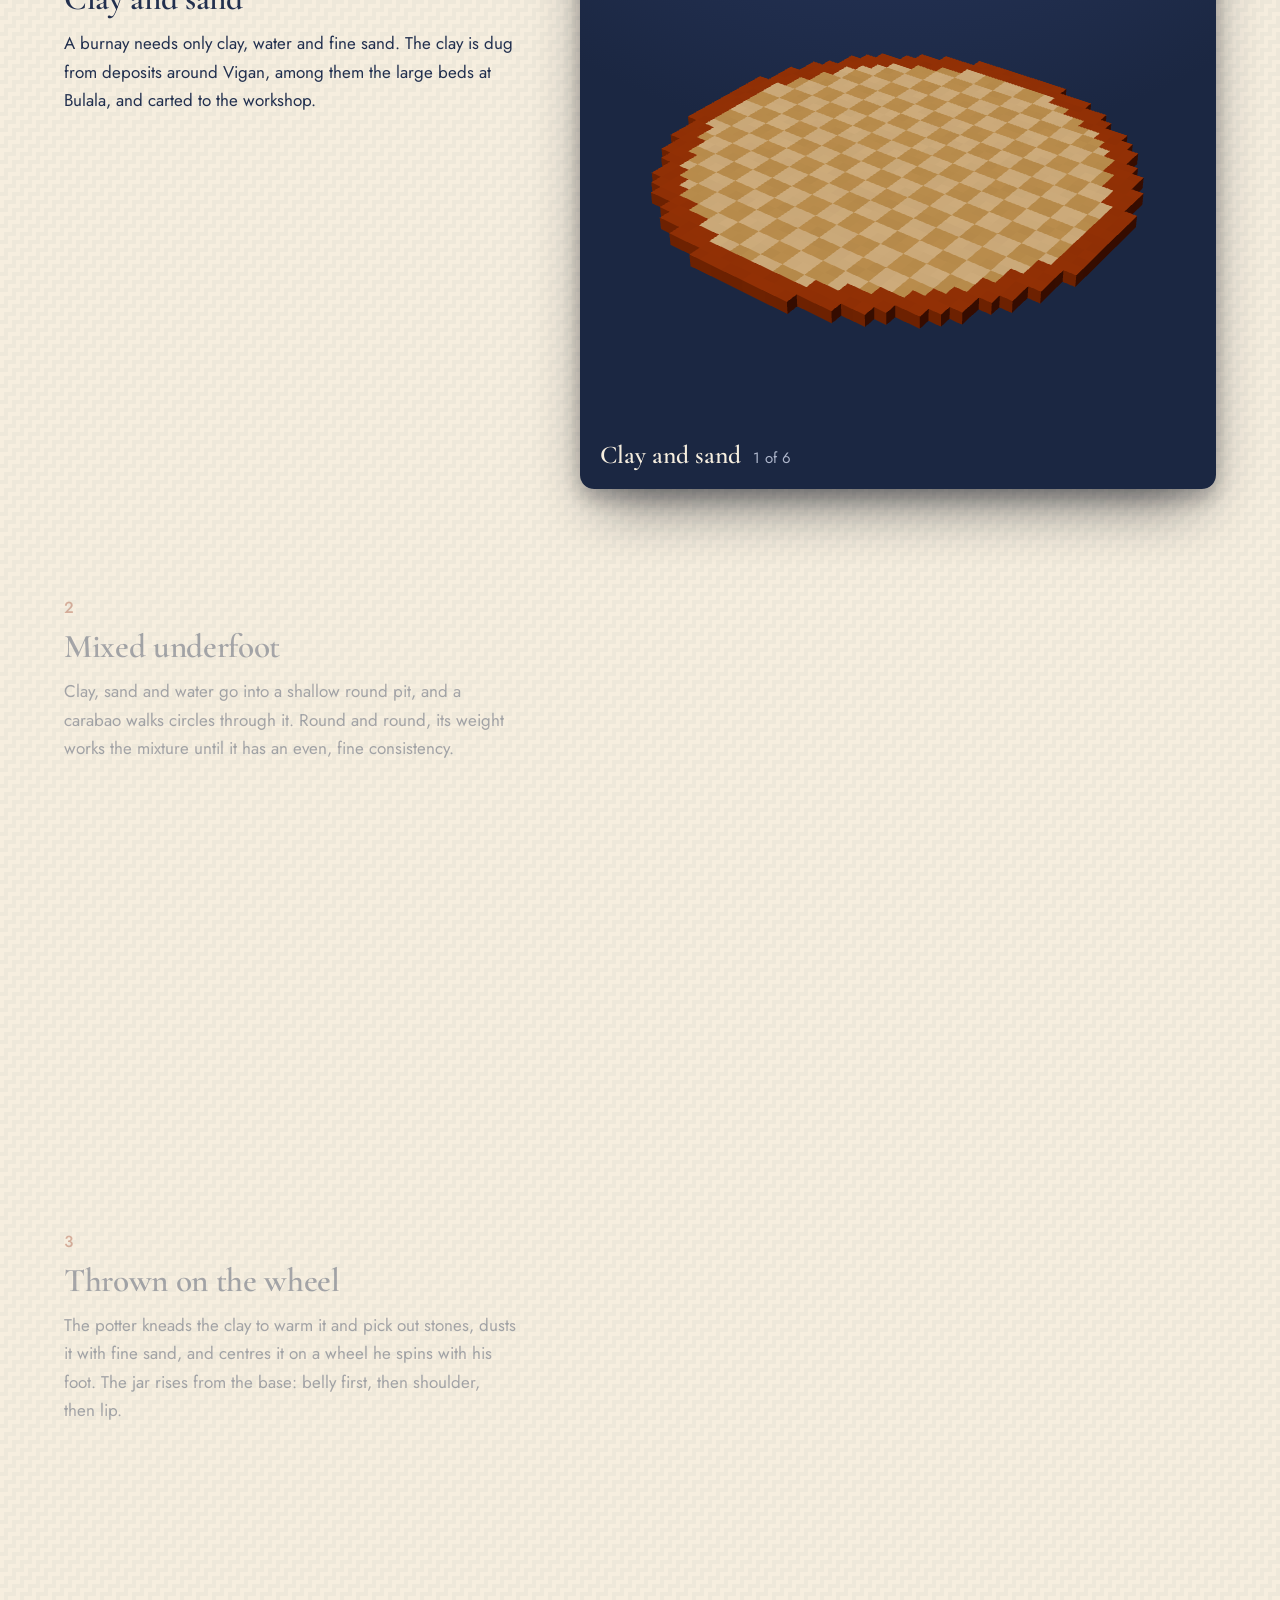
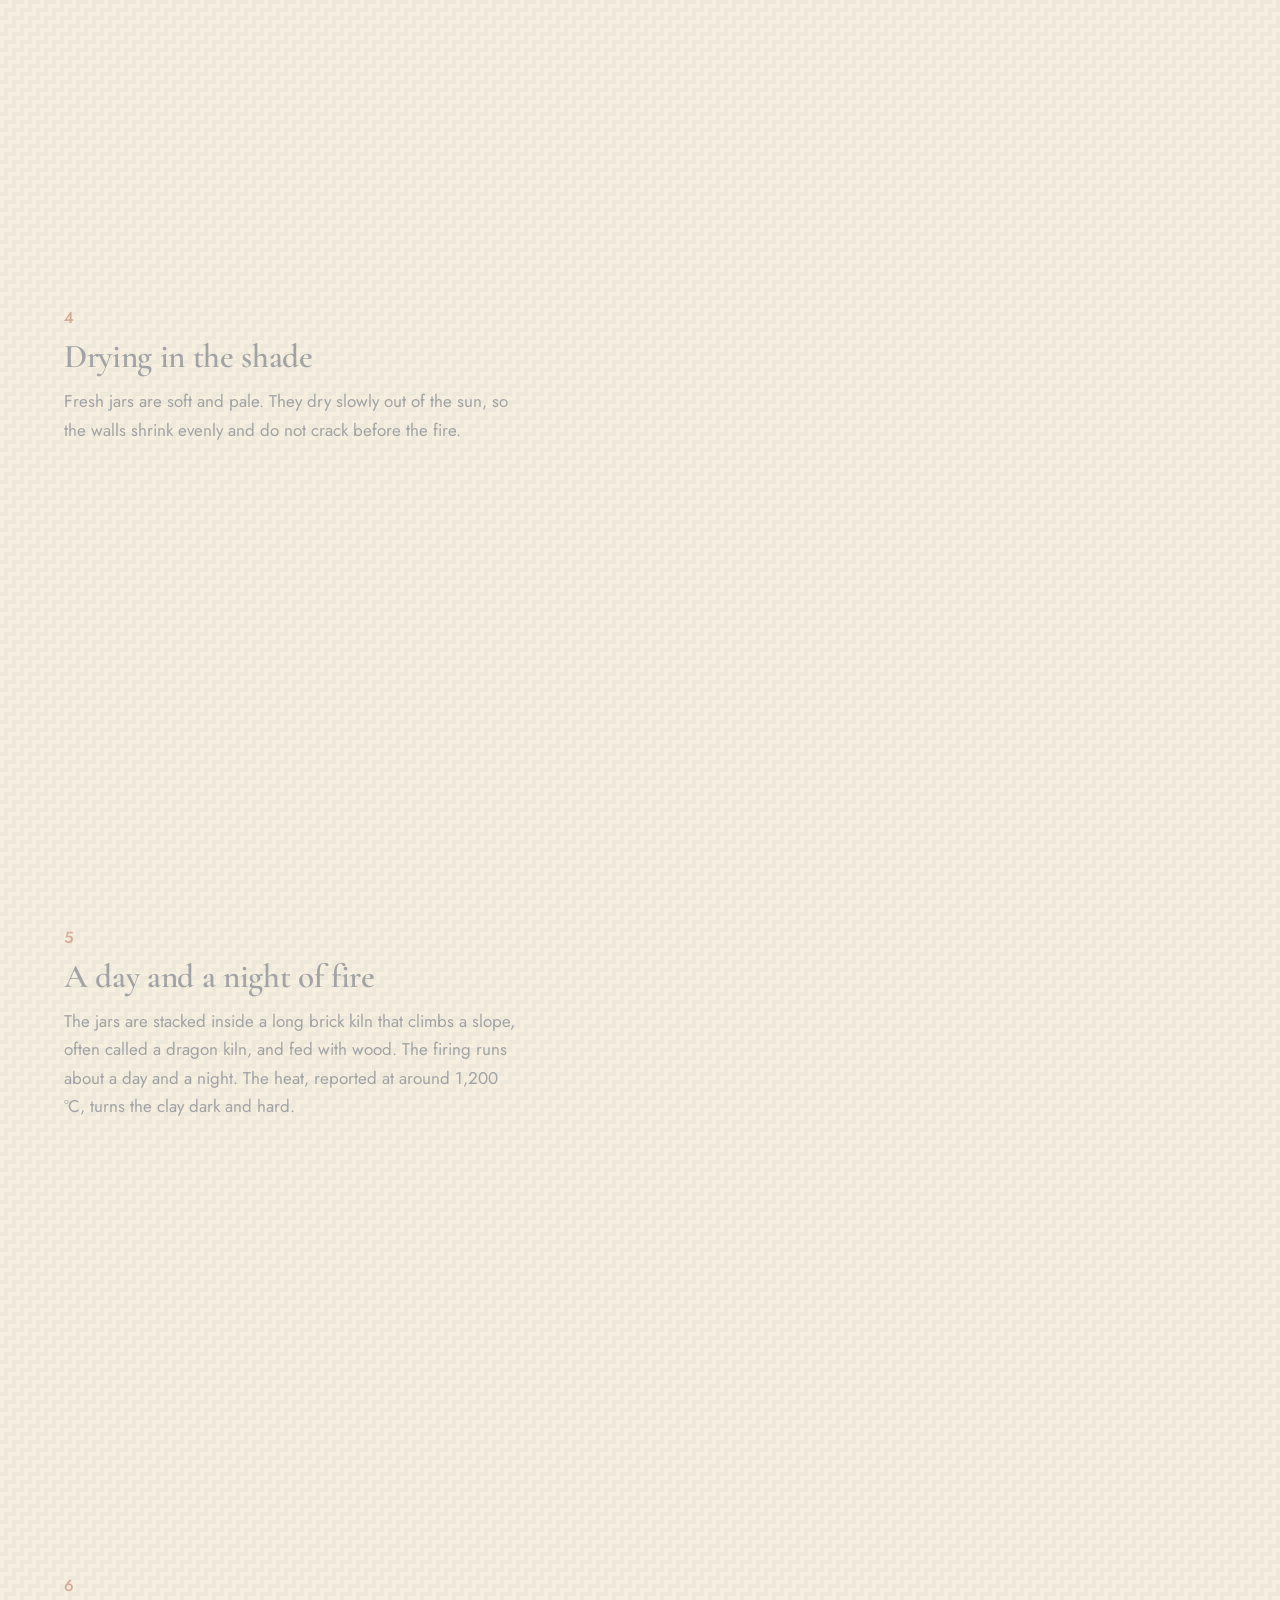
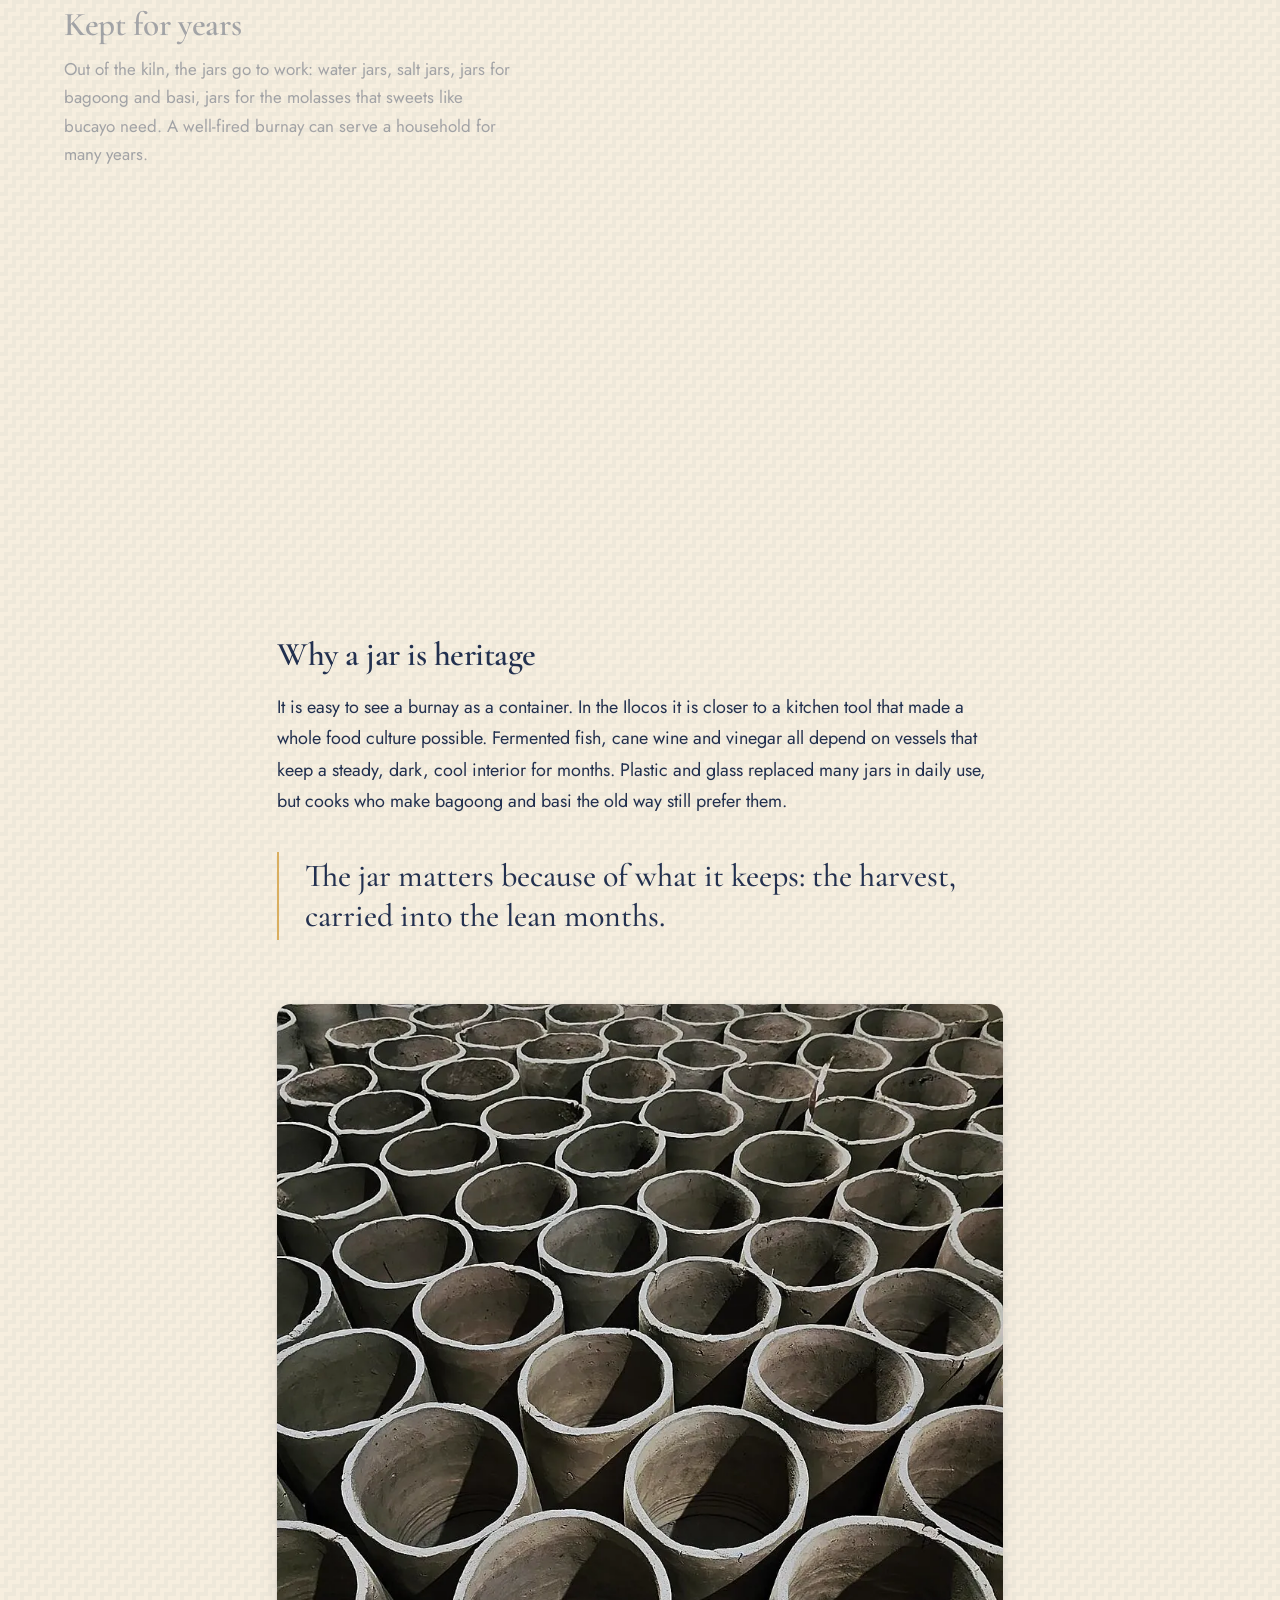
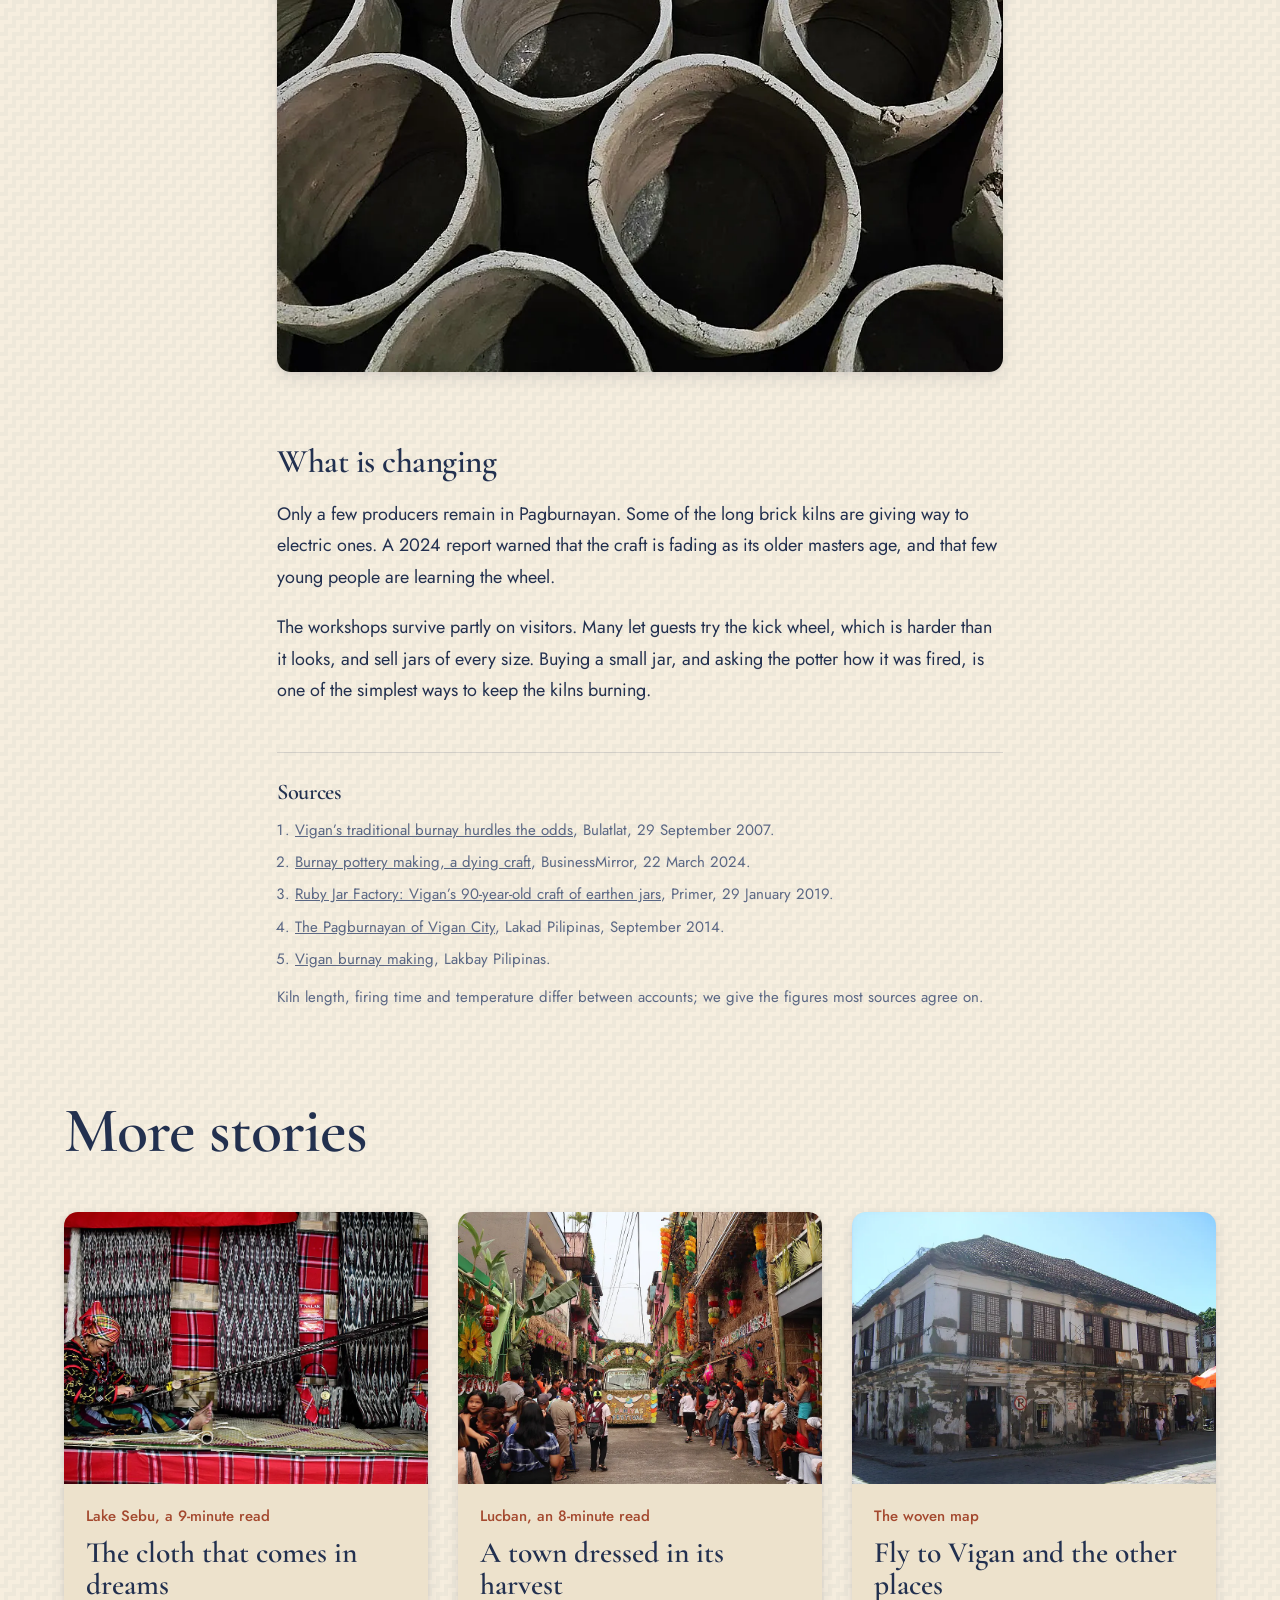
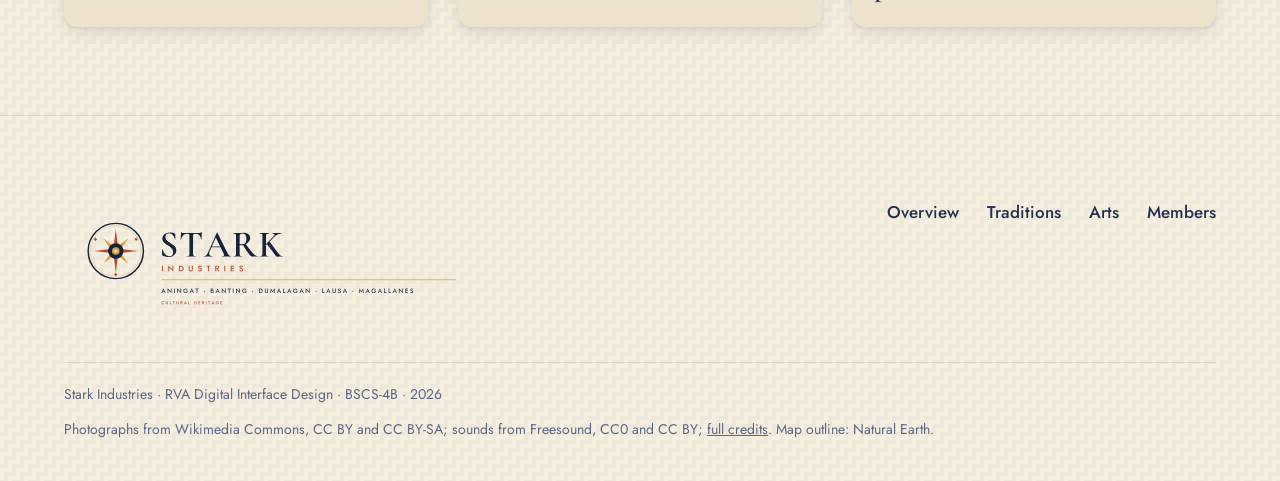
<file: site/story-burnay.html>
<!doctype html>
<html lang="en">
<head>
<meta charset="utf-8">
<meta name="viewport" content="width=device-width, initial-scale=1">
<title>Clay, carabao and fire — Habing Lahi</title>
<meta name="description" content="The burnay jars of Vigan: clay and sand mixed by a carabao, thrown on a kick wheel, dried in the shade and fired in a long brick kiln.">
<meta name="theme-color" content="#1b2742">
<link rel="icon" href="assets/logos/heritage-icon.svg" type="image/svg+xml">
<link rel="preconnect" href="https://fonts.googleapis.com">
<link rel="preconnect" href="https://fonts.gstatic.com" crossorigin>
<link href="https://fonts.googleapis.com/css2?family=Cormorant+Garamond:ital,wght@0,500;0,600;1,600&family=Jost:wght@400;500&display=swap" rel="stylesheet">
<link rel="stylesheet" href="css/site.css">
<script src="js/site.js" defer></script>
<script type="module" src="js/story.js"></script>
</head>
<body data-story="burnay">
<a class="skip" href="#main">Skip to content</a>

<header class="site-nav">
  <a class="brand" href="index.html" aria-label="Habing Lahi, home">
    <img class="brand__chip" src="assets/logos/heritage-icon.svg" alt="" width="40" height="40">
    <span class="brand__name" lang="fil">Habing Lahi</span>
  </a>
  <nav aria-label="Main">
    <ul class="nav-links">
      <li><a href="index.html"><svg viewBox="0 0 24 24" fill="none" stroke="currentColor" stroke-width="1.6" stroke-linecap="round" stroke-linejoin="round" aria-hidden="true"><path d="M12 3v3M12 18v3M3 12h3M18 12h3M5.6 5.6l2.1 2.1M16.3 16.3l2.1 2.1M5.6 18.4l2.1-2.1M16.3 7.7l2.1-2.1"/><circle cx="12" cy="12" r="3.2"/></svg>Overview</a></li>
      <li><a href="traditions.html"><svg viewBox="0 0 24 24" fill="none" stroke="currentColor" stroke-width="1.6" stroke-linecap="round" stroke-linejoin="round" aria-hidden="true"><rect x="3.5" y="5" width="17" height="15" rx="2"/><path d="M3.5 10h17M8 3v4M16 3v4"/></svg>Traditions</a></li>
      <li><a href="arts.html" aria-current="page"><svg viewBox="0 0 24 24" fill="none" stroke="currentColor" stroke-width="1.6" stroke-linecap="round" stroke-linejoin="round" aria-hidden="true"><path d="M7 20c-1.5-2-2-4.5-1-7 .8-2 2.5-3 2.5-5V5h7v3c0 2 1.7 3 2.5 5 1 2.5.5 5-1 7z"/><path d="M8.5 8h7"/></svg>Arts</a></li>
      <li><a href="members.html"><svg viewBox="0 0 24 24" fill="none" stroke="currentColor" stroke-width="1.6" stroke-linecap="round" stroke-linejoin="round" aria-hidden="true"><circle cx="8" cy="9" r="3"/><circle cx="16.5" cy="9" r="3"/><path d="M2.5 20c.6-3.2 2.8-5 5.5-5s4.9 1.8 5.5 5M11 20c.6-3.2 2.8-5 5.5-5s4.9 1.8 5.5 5"/></svg>Members</a></li>
    </ul>
  </nav>
</header>

<main id="main">
<article>

<header class="story-head dark">
  <div class="wrap story-head__grid">
    <div>
      <p class="story-head__meta reveal" style="--delay:50ms"><a href="arts.html">Arts</a>, Vigan, Ilocos Sur. An 8-minute read.</p>
      <h1 class="reveal" style="--delay:120ms">Clay, carabao and fire</h1>
      <p class="lead reveal" style="--delay:260ms">The <i lang="fil">burnay</i> jars of Vigan, mixed underfoot by a carabao, thrown on a wheel turned by the potter’s foot, and fired for a day and a night.</p>
    </div>
    <div class="story-head__photo reveal" style="--delay:340ms"><img src="assets/img/photo-f146938627-960.webp" alt="Potter shaping a tall clay jar on a wheel, finished burnay jars on shelves around him" width="960" height="623" fetchpriority="high"></div>
  </div>
</header>

<div class="story-body">
  <div class="wrap prose">
    <p class="lede">A few streets from Calle Crisologo lies Pagburnayan, the district named for the jars made there. Burnay are unglazed earthen jars, dark brown and heavy, and for generations they sat in every Ilocano kitchen and storeroom. They held drinking water. They held salt. And they held the slow, fermented foods the region is known for: <i lang="fil">bagoong</i>, the fish paste, and <i lang="fil">basi</i>, the sugarcane wine.</p>
    <p>A jar matters because of what it keeps. A good burnay seals out light and heat and does not taint what it holds, so food made at harvest lasts into the lean months. The craft is tied to Chinese potters who settled in Vigan, and one of the workshops still working in Pagburnayan traces its kiln back to 1922.</p>
    <p>Below, a jar goes from a heap of clay to a storeroom shelf. Scroll, and the model builds each stage.</p>
  </div>
</div>

<section class="cycle" aria-labelledby="cycle-title">
  <div class="wrap">
    <div class="cycle__head">
      <h2 id="cycle-title">From clay to jar, in six stages</h2>
      <p class="muted">Drag the model to turn it. On the wheel, keep scrolling: the jar rises as you go.</p>
    </div>
    <div class="cycle__grid">
      <div class="cycle__stage">
        <canvas aria-hidden="true"></canvas>
        <ol class="cycle__rail" aria-hidden="true"><li></li><li></li><li></li><li></li><li></li><li></li></ol>
        <p class="cycle__hint" aria-hidden="true">Drag to turn</p>
        <p class="cycle__now" aria-live="polite"><b data-now-name>Clay and sand</b><span data-now-num>1 of 6</span></p>
      </div>
      <ol class="cycle__steps">
        <li class="cycle__step"><span class="num">1</span><h3>Clay and sand</h3>
          <p>A burnay needs only clay, water and fine sand. The clay is dug from deposits around Vigan, among them the large beds at Bulala, and carted to the workshop.</p></li>
        <li class="cycle__step"><span class="num">2</span><h3>Mixed underfoot</h3>
          <p>Clay, sand and water go into a shallow round pit, and a carabao walks circles through it. Round and round, its weight works the mixture until it has an even, fine consistency.</p></li>
        <li class="cycle__step"><span class="num">3</span><h3>Thrown on the wheel</h3>
          <p>The potter kneads the clay to warm it and pick out stones, dusts it with fine sand, and centres it on a wheel he spins with his foot. The jar rises from the base: belly first, then shoulder, then lip.</p></li>
        <li class="cycle__step"><span class="num">4</span><h3>Drying in the shade</h3>
          <p>Fresh jars are soft and pale. They dry slowly out of the sun, so the walls shrink evenly and do not crack before the fire.</p></li>
        <li class="cycle__step"><span class="num">5</span><h3>A day and a night of fire</h3>
          <p>The jars are stacked inside a long brick kiln that climbs a slope, often called a dragon kiln, and fed with wood. The firing runs about a day and a night. The heat, reported at around 1,200 °C, turns the clay dark and hard.</p></li>
        <li class="cycle__step"><span class="num">6</span><h3>Kept for years</h3>
          <p>Out of the kiln, the jars go to work: water jars, salt jars, jars for bagoong and basi, jars for the molasses that sweets like bucayo need. A well-fired burnay can serve a household for many years.</p></li>
      </ol>
    </div>
  </div>
</section>

<div class="story-body">
  <div class="wrap prose">
    <h2>Why a jar is heritage</h2>
    <p>It is easy to see a burnay as a container. In the Ilocos it is closer to a kitchen tool that made a whole food culture possible. Fermented fish, cane wine and vinegar all depend on vessels that keep a steady, dark, cool interior for months. Plastic and glass replaced many jars in daily use, but cooks who make bagoong and basi the old way still prefer them.</p>
    <p class="pull">The jar matters because of what it keeps: the harvest, carried into the lean months.</p>
    <figure class="figure"><img src="assets/img/photo-f154542548-960.webp" alt="Rows of unglazed burnay clay jars drying side by side in a Vigan workshop" width="960" height="1280" loading="lazy"></figure>

    <h2>What is changing</h2>
    <p>Only a few producers remain in Pagburnayan. Some of the long brick kilns are giving way to electric ones. A 2024 report warned that the craft is fading as its older masters age, and that few young people are learning the wheel.</p>
    <p>The workshops survive partly on visitors. Many let guests try the kick wheel, which is harder than it looks, and sell jars of every size. Buying a small jar, and asking the potter how it was fired, is one of the simplest ways to keep the kilns burning.</p>

    <aside class="sources">
      <h2>Sources</h2>
      <ol>
        <li><a href="https://www.bulatlat.com/2007/09/29/vigans-traditional-burnay-hurdles-the-odds/">Vigan’s traditional burnay hurdles the odds</a>, Bulatlat, 29 September 2007.</li>
        <li><a href="https://businessmirror.com.ph/2024/03/22/burnay-pottery-making-a-dying-craft/">Burnay pottery making, a dying craft</a>, BusinessMirror, 22 March 2024.</li>
        <li><a href="https://primer.com.ph/travel/2019/01/29/vigan-travel-ruby-jar-factory-vigans-90-year-old-craft-of-earthen-jars">Ruby Jar Factory: Vigan’s 90-year-old craft of earthen jars</a>, Primer, 29 January 2019.</li>
        <li><a href="https://lakadpilipinas.com/2014/09/pagburnayan-vigan-ilocos-sur.html">The Pagburnayan of Vigan City</a>, Lakad Pilipinas, September 2014.</li>
        <li><a href="https://www.lakbaypilipinas.com/articles/vigan_burnay_making.html">Vigan burnay making</a>, Lakbay Pilipinas.</li>
      </ol>
      <p style="margin-top:12px">Kiln length, firing time and temperature differ between accounts; we give the figures most sources agree on.</p>
    </aside>
  </div>
</div>

<section class="story-next stories stories--light" aria-labelledby="next-title">
  <div class="wrap">
    <h2 id="next-title">More stories</h2>
    <div class="story-cards">
      <a class="story-card" href="story-tnalak.html">
        <span class="story-card__img"><img src="assets/img/photo-f185527484-960.webp" alt="T’boli weaver at a backstrap loom, black and red t’nalak cloths hanging behind her" width="960" height="640" loading="lazy"></span>
        <span class="story-card__body"><span class="story-card__meta">Lake Sebu, a 9-minute read</span><span class="story-card__title">The cloth that comes in dreams</span></span>
      </a>
      <a class="story-card" href="story-pahiyas.html">
        <span class="story-card__img"><img src="assets/img/photo-f132777784-960.webp" alt="Crowds lining a Lucban street hung with harvest decorations as the Pahiyas parade passes" width="960" height="720" loading="lazy"></span>
        <span class="story-card__body"><span class="story-card__meta">Lucban, an 8-minute read</span><span class="story-card__title">A town dressed in its harvest</span></span>
      </a>
      <a class="story-card" href="index.html#atlas">
        <span class="story-card__img"><img src="assets/img/photo-f8265183-960.webp" alt="Two-storey Spanish-era stone house with wooden window shutters on a cobbled street in Vigan" width="960" height="722" loading="lazy"></span>
        <span class="story-card__body"><span class="story-card__meta">The woven map</span><span class="story-card__title">Fly to Vigan and the other places</span></span>
      </a>
    </div>
  </div>
</section>

</article>
</main>

<footer class="site-foot">
  <div class="wrap">
    <div class="site-foot__grid">
      <img class="site-foot__logo" src="assets/logos/heritage-final.svg" alt="Stark Industries cultural heritage logo" width="420" height="126" loading="lazy">
      <nav aria-label="Footer">
        <ul>
          <li><a href="index.html">Overview</a></li>
          <li><a href="traditions.html">Traditions</a></li>
          <li><a href="arts.html">Arts</a></li>
          <li><a href="members.html">Members</a></li>
        </ul>
      </nav>
    </div>
    <div class="credits">
      <p>Stark Industries · RVA Digital Interface Design · BSCS-4B · 2026</p>
      <p>Photographs from Wikimedia Commons, CC BY and CC BY-SA; sounds from Freesound, CC0 and CC BY; <a href="credits.html">full credits</a>. Map outline: Natural Earth.</p>
    </div>
  </div>
</footer>
</body>
</html>
</file>
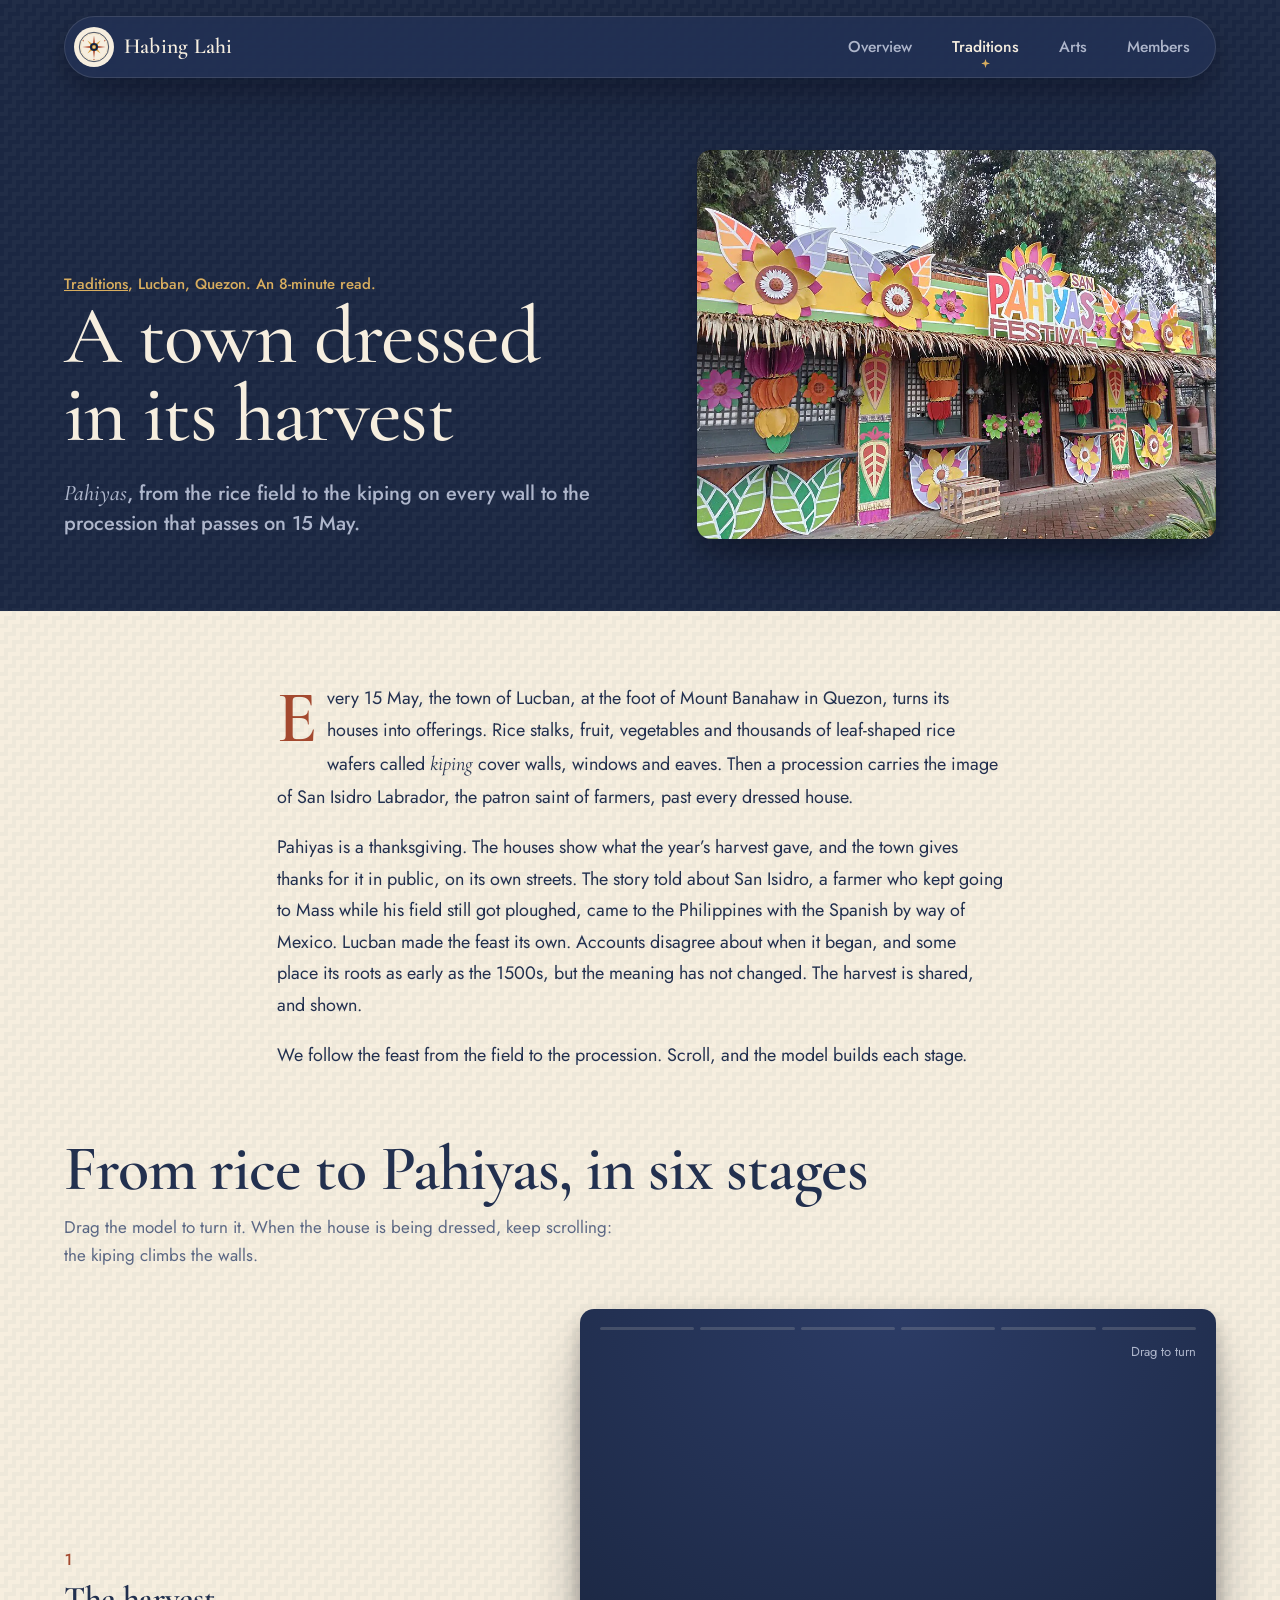
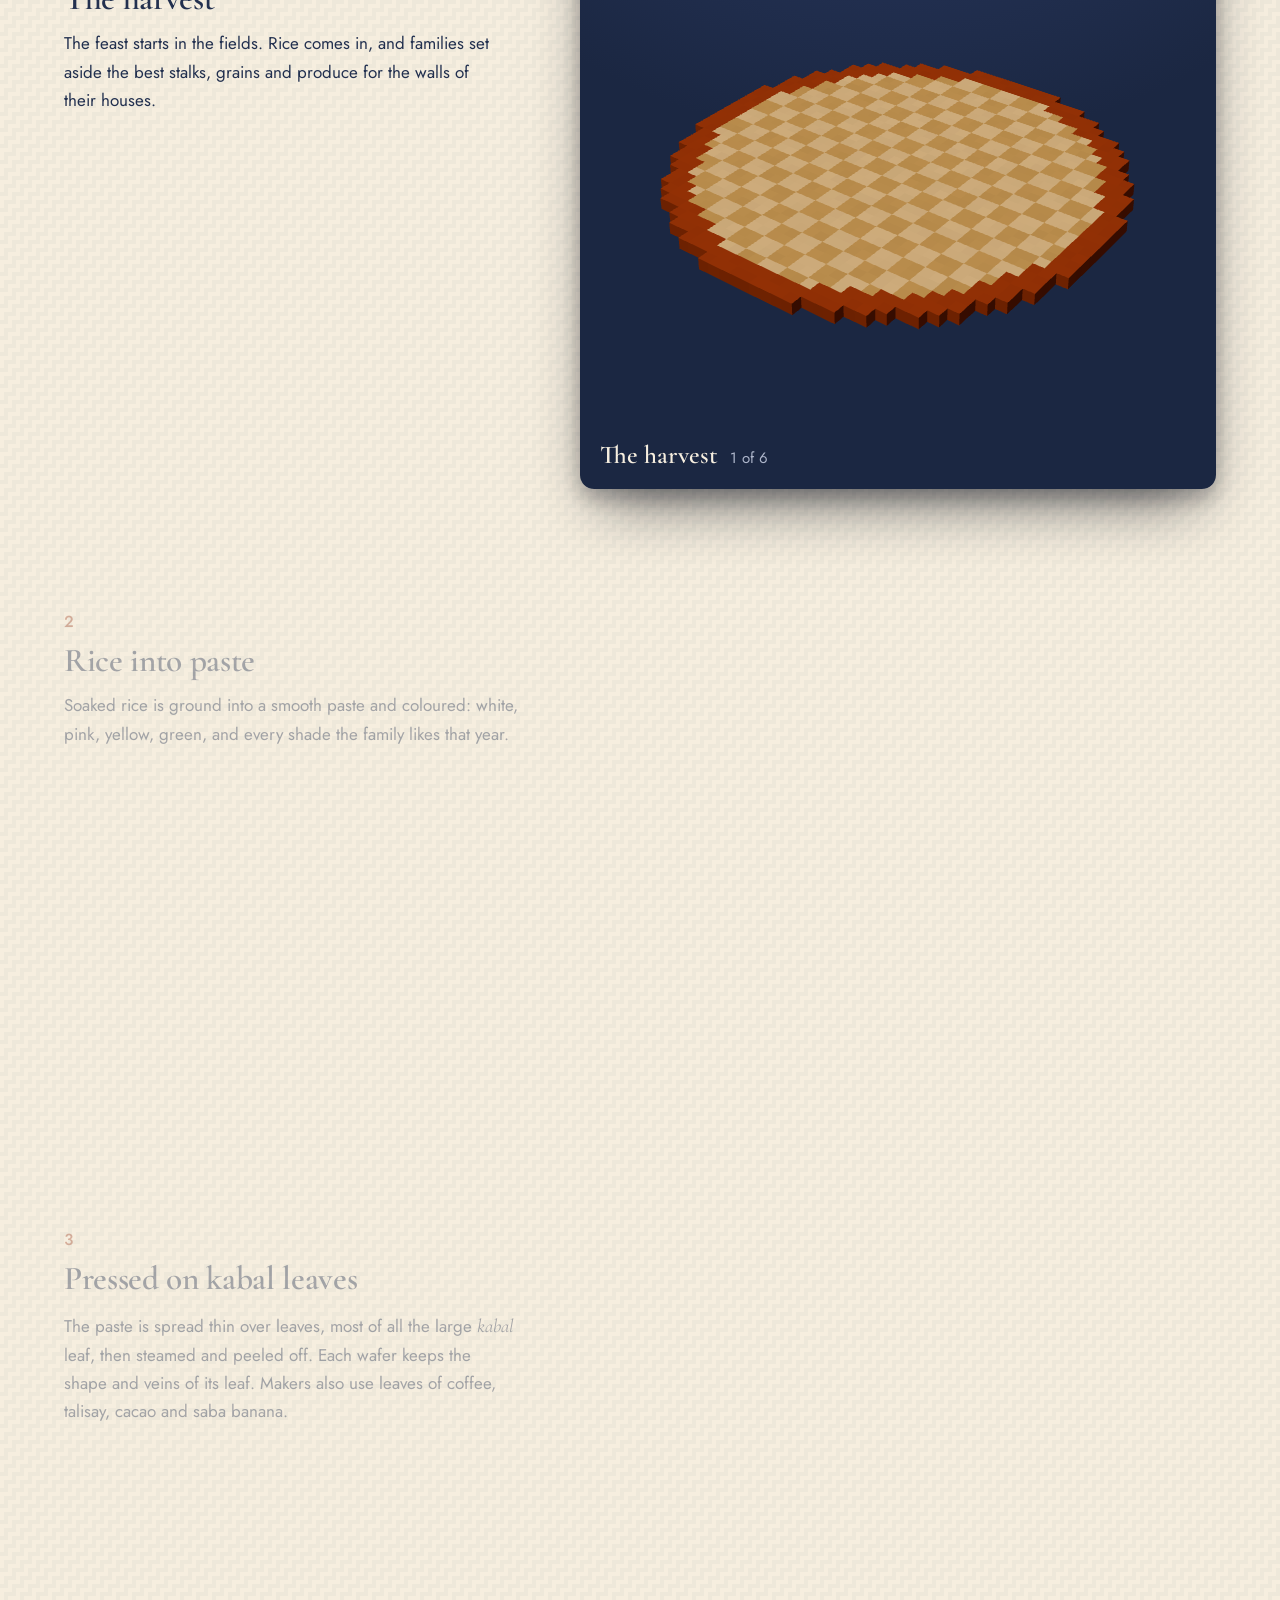
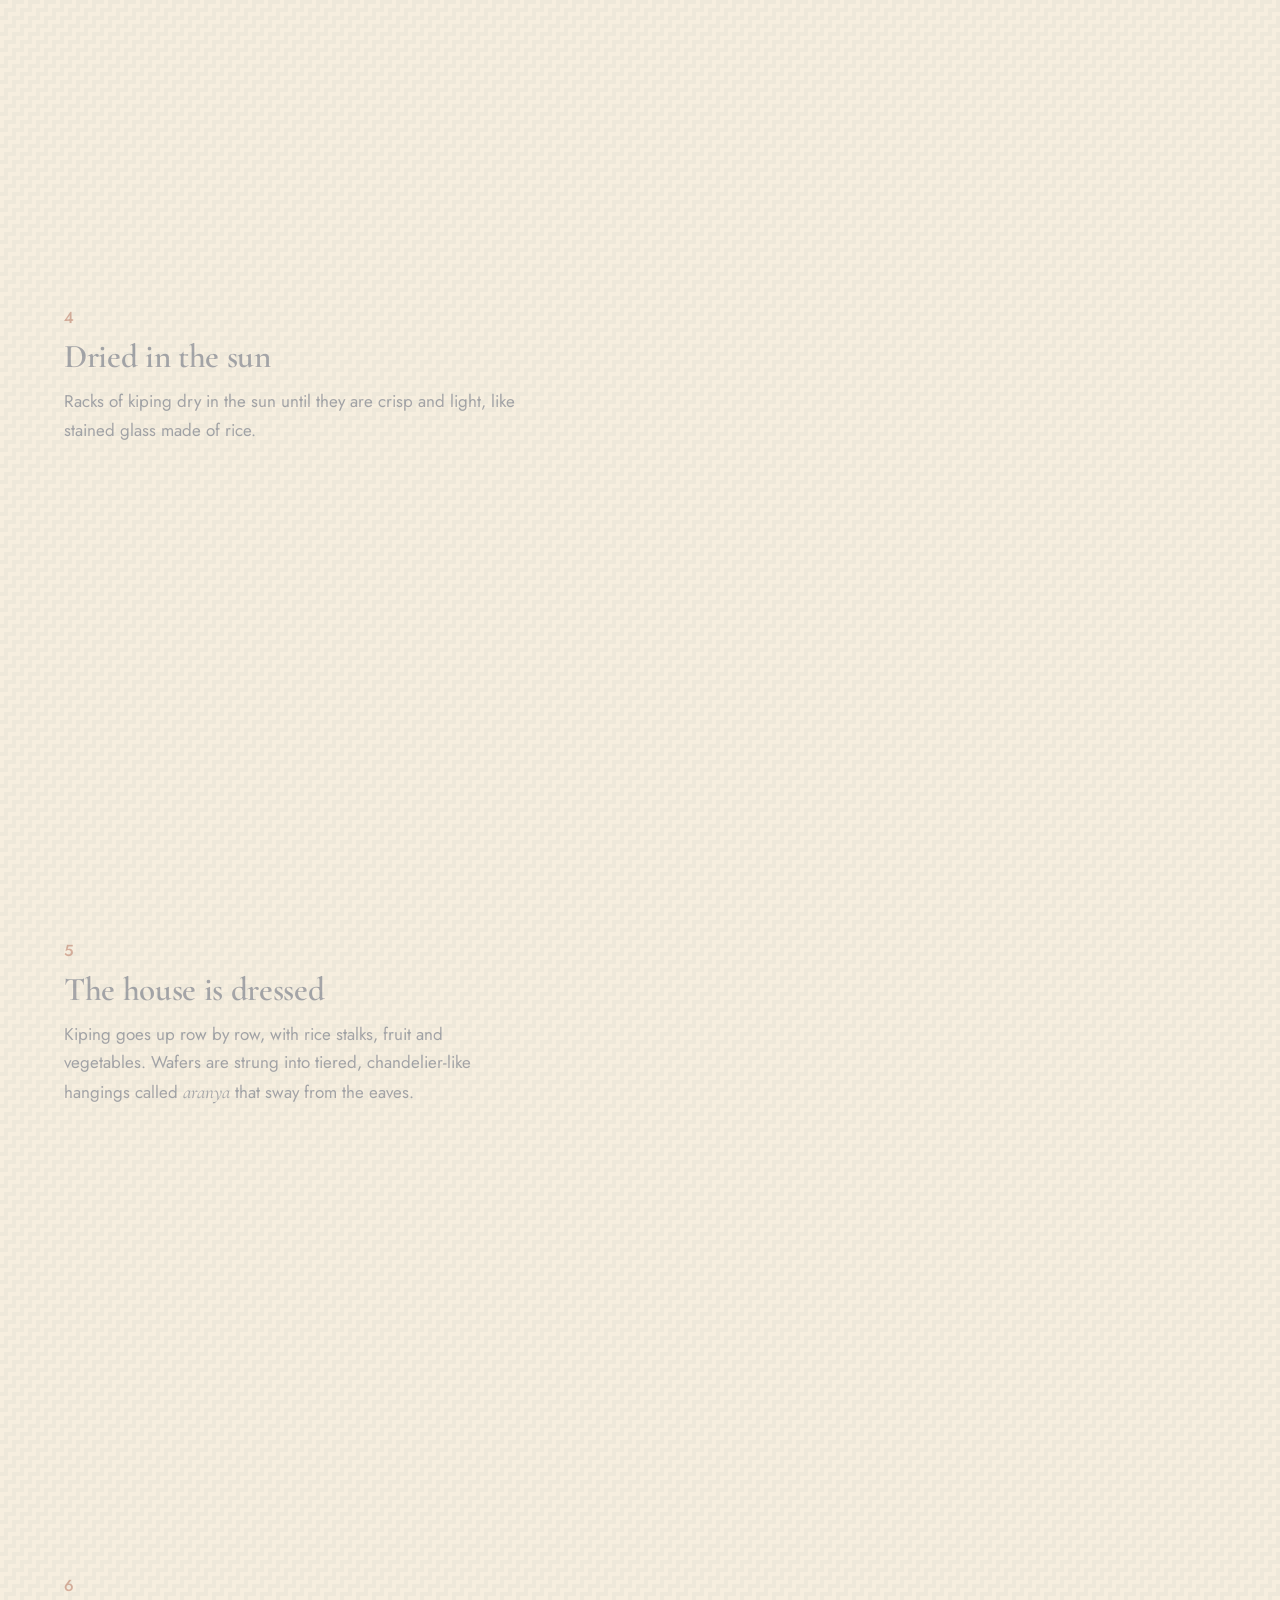
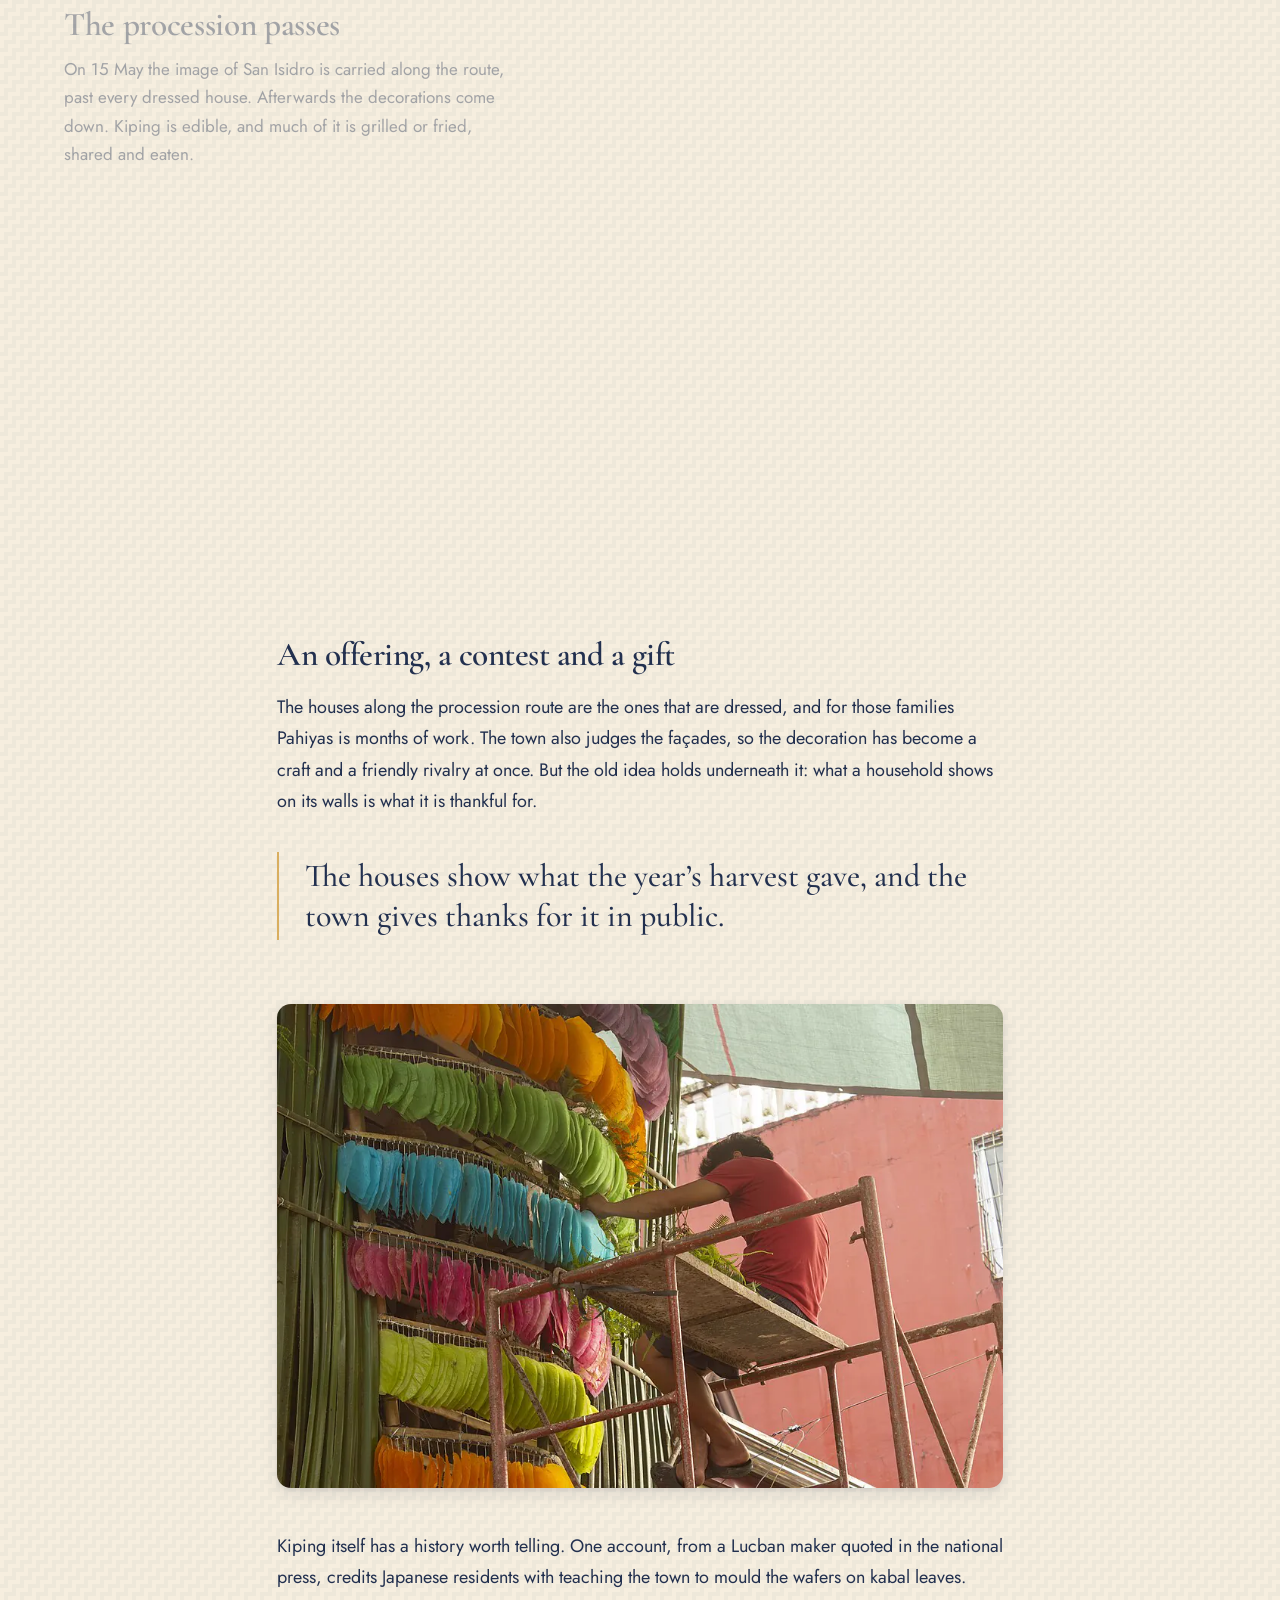
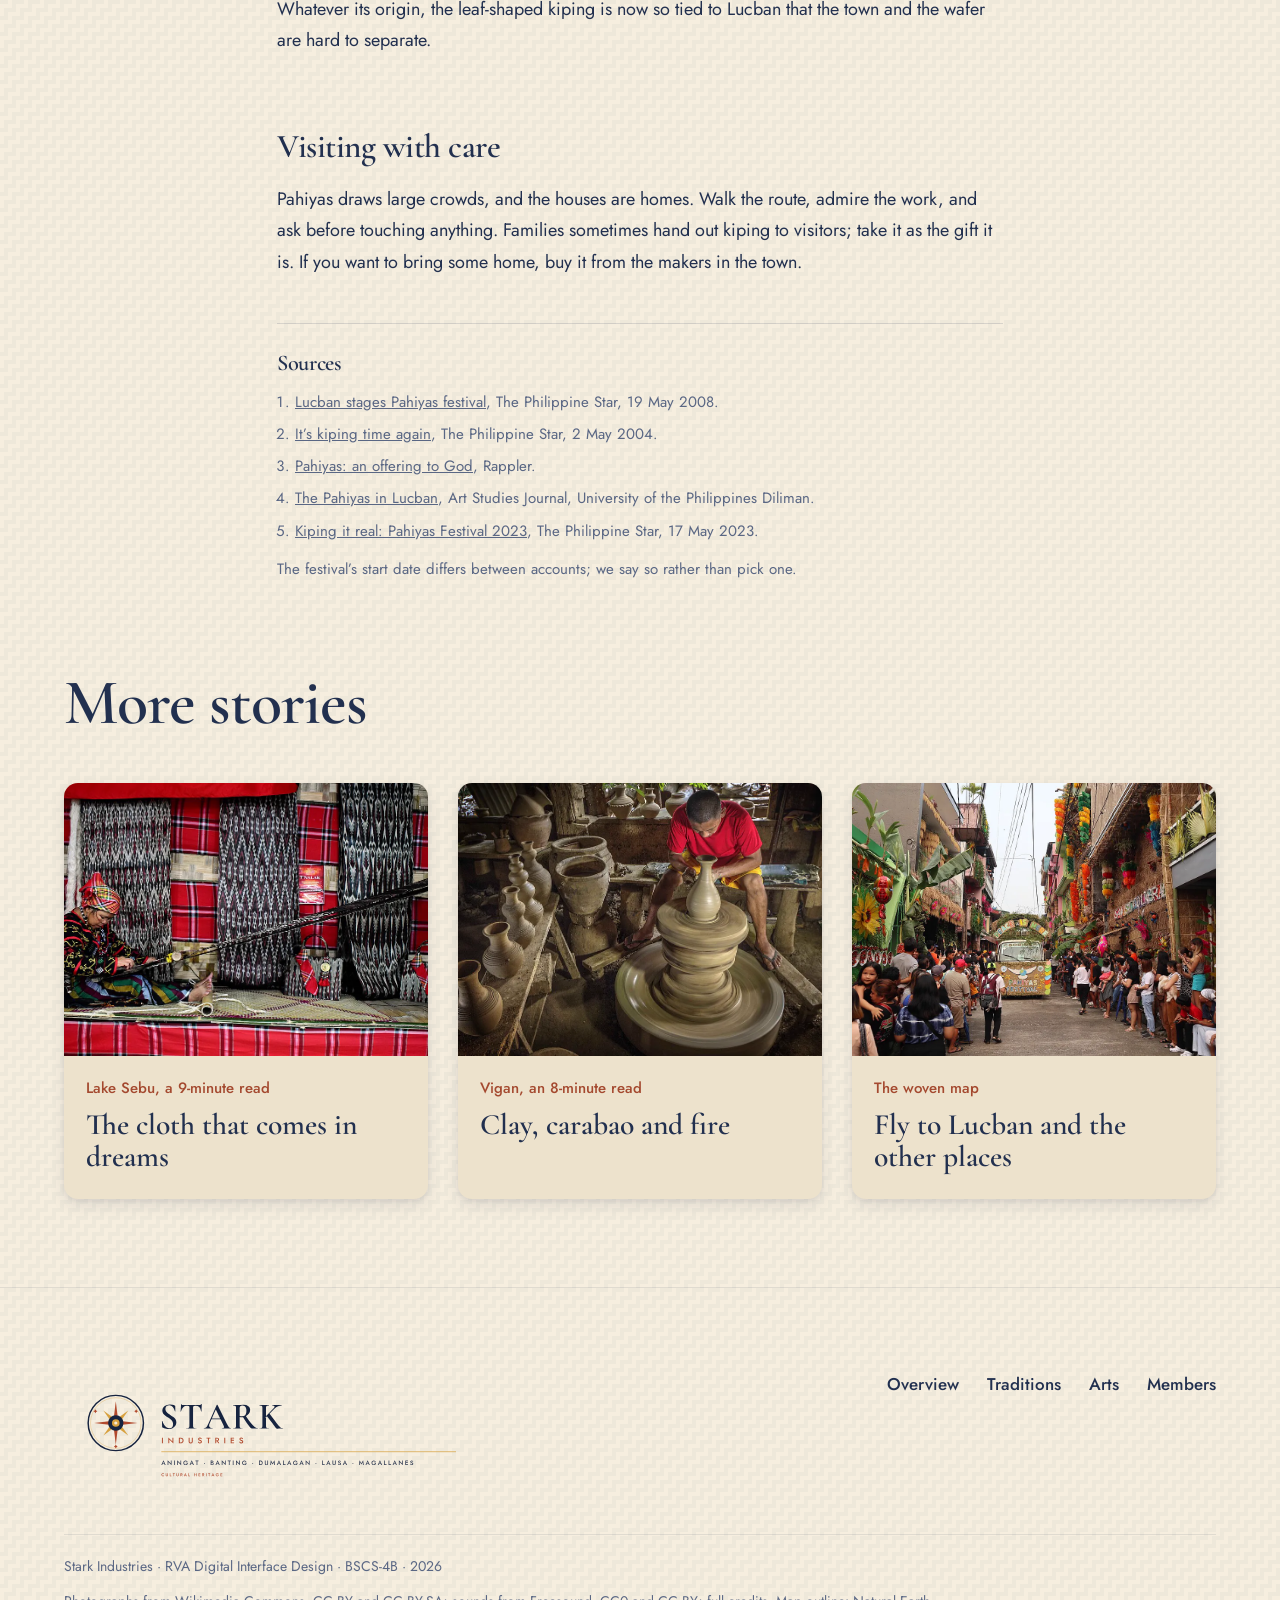
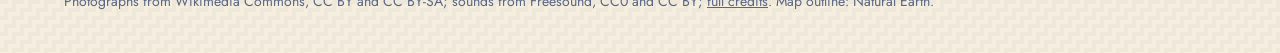
<file: site/story-pahiyas.html>
<!doctype html>
<html lang="en">
<head>
<meta charset="utf-8">
<meta name="viewport" content="width=device-width, initial-scale=1">
<title>A town dressed in its harvest — Habing Lahi</title>
<meta name="description" content="Pahiyas in Lucban, Quezon: from the rice harvest to kiping pressed on kabal leaves, the dressed houses, and the procession for San Isidro Labrador on 15 May.">
<meta name="theme-color" content="#1b2742">
<link rel="icon" href="assets/logos/heritage-icon.svg" type="image/svg+xml">
<link rel="preconnect" href="https://fonts.googleapis.com">
<link rel="preconnect" href="https://fonts.gstatic.com" crossorigin>
<link href="https://fonts.googleapis.com/css2?family=Cormorant+Garamond:ital,wght@0,500;0,600;1,600&family=Jost:wght@400;500&display=swap" rel="stylesheet">
<link rel="stylesheet" href="css/site.css">
<script src="js/site.js" defer></script>
<script type="module" src="js/story.js"></script>
</head>
<body data-story="pahiyas">
<a class="skip" href="#main">Skip to content</a>

<header class="site-nav">
  <a class="brand" href="index.html" aria-label="Habing Lahi, home">
    <img class="brand__chip" src="assets/logos/heritage-icon.svg" alt="" width="40" height="40">
    <span class="brand__name" lang="fil">Habing Lahi</span>
  </a>
  <nav aria-label="Main">
    <ul class="nav-links">
      <li><a href="index.html"><svg viewBox="0 0 24 24" fill="none" stroke="currentColor" stroke-width="1.6" stroke-linecap="round" stroke-linejoin="round" aria-hidden="true"><path d="M12 3v3M12 18v3M3 12h3M18 12h3M5.6 5.6l2.1 2.1M16.3 16.3l2.1 2.1M5.6 18.4l2.1-2.1M16.3 7.7l2.1-2.1"/><circle cx="12" cy="12" r="3.2"/></svg>Overview</a></li>
      <li><a href="traditions.html" aria-current="page"><svg viewBox="0 0 24 24" fill="none" stroke="currentColor" stroke-width="1.6" stroke-linecap="round" stroke-linejoin="round" aria-hidden="true"><rect x="3.5" y="5" width="17" height="15" rx="2"/><path d="M3.5 10h17M8 3v4M16 3v4"/></svg>Traditions</a></li>
      <li><a href="arts.html"><svg viewBox="0 0 24 24" fill="none" stroke="currentColor" stroke-width="1.6" stroke-linecap="round" stroke-linejoin="round" aria-hidden="true"><path d="M7 20c-1.5-2-2-4.5-1-7 .8-2 2.5-3 2.5-5V5h7v3c0 2 1.7 3 2.5 5 1 2.5.5 5-1 7z"/><path d="M8.5 8h7"/></svg>Arts</a></li>
      <li><a href="members.html"><svg viewBox="0 0 24 24" fill="none" stroke="currentColor" stroke-width="1.6" stroke-linecap="round" stroke-linejoin="round" aria-hidden="true"><circle cx="8" cy="9" r="3"/><circle cx="16.5" cy="9" r="3"/><path d="M2.5 20c.6-3.2 2.8-5 5.5-5s4.9 1.8 5.5 5M11 20c.6-3.2 2.8-5 5.5-5s4.9 1.8 5.5 5"/></svg>Members</a></li>
    </ul>
  </nav>
</header>

<main id="main">
<article>

<header class="story-head dark">
  <div class="wrap story-head__grid">
    <div>
      <p class="story-head__meta reveal" style="--delay:50ms"><a href="traditions.html">Traditions</a>, Lucban, Quezon. An 8-minute read.</p>
      <h1 class="reveal" style="--delay:120ms">A town dressed in its harvest</h1>
      <p class="lead reveal" style="--delay:260ms"><i lang="fil">Pahiyas</i>, from the rice field to the kiping on every wall to the procession that passes on 15 May.</p>
    </div>
    <div class="story-head__photo reveal" style="--delay:340ms"><img src="assets/img/photo-f150613367-960.webp" alt="House façade covered in bright leaf-shaped kiping decorations for Pahiyas in Lucban" width="960" height="722" fetchpriority="high"></div>
  </div>
</header>

<div class="story-body">
  <div class="wrap prose">
    <p class="lede">Every 15 May, the town of Lucban, at the foot of Mount Banahaw in Quezon, turns its houses into offerings. Rice stalks, fruit, vegetables and thousands of leaf-shaped rice wafers called <i lang="fil">kiping</i> cover walls, windows and eaves. Then a procession carries the image of San Isidro Labrador, the patron saint of farmers, past every dressed house.</p>
    <p>Pahiyas is a thanksgiving. The houses show what the year’s harvest gave, and the town gives thanks for it in public, on its own streets. The story told about San Isidro, a farmer who kept going to Mass while his field still got ploughed, came to the Philippines with the Spanish by way of Mexico. Lucban made the feast its own. Accounts disagree about when it began, and some place its roots as early as the 1500s, but the meaning has not changed. The harvest is shared, and shown.</p>
    <p>We follow the feast from the field to the procession. Scroll, and the model builds each stage.</p>
  </div>
</div>

<section class="cycle" aria-labelledby="cycle-title">
  <div class="wrap">
    <div class="cycle__head">
      <h2 id="cycle-title">From rice to Pahiyas, in six stages</h2>
      <p class="muted">Drag the model to turn it. When the house is being dressed, keep scrolling: the kiping climbs the walls.</p>
    </div>
    <div class="cycle__grid">
      <div class="cycle__stage">
        <canvas aria-hidden="true"></canvas>
        <ol class="cycle__rail" aria-hidden="true"><li></li><li></li><li></li><li></li><li></li><li></li></ol>
        <p class="cycle__hint" aria-hidden="true">Drag to turn</p>
        <p class="cycle__now" aria-live="polite"><b data-now-name>The harvest</b><span data-now-num>1 of 6</span></p>
      </div>
      <ol class="cycle__steps">
        <li class="cycle__step"><span class="num">1</span><h3>The harvest</h3>
          <p>The feast starts in the fields. Rice comes in, and families set aside the best stalks, grains and produce for the walls of their houses.</p></li>
        <li class="cycle__step"><span class="num">2</span><h3>Rice into paste</h3>
          <p>Soaked rice is ground into a smooth paste and coloured: white, pink, yellow, green, and every shade the family likes that year.</p></li>
        <li class="cycle__step"><span class="num">3</span><h3>Pressed on kabal leaves</h3>
          <p>The paste is spread thin over leaves, most of all the large <i lang="fil">kabal</i> leaf, then steamed and peeled off. Each wafer keeps the shape and veins of its leaf. Makers also use leaves of coffee, talisay, cacao and saba banana.</p></li>
        <li class="cycle__step"><span class="num">4</span><h3>Dried in the sun</h3>
          <p>Racks of kiping dry in the sun until they are crisp and light, like stained glass made of rice.</p></li>
        <li class="cycle__step"><span class="num">5</span><h3>The house is dressed</h3>
          <p>Kiping goes up row by row, with rice stalks, fruit and vegetables. Wafers are strung into tiered, chandelier-like hangings called <i lang="fil">aranya</i> that sway from the eaves.</p></li>
        <li class="cycle__step"><span class="num">6</span><h3>The procession passes</h3>
          <p>On 15 May the image of San Isidro is carried along the route, past every dressed house. Afterwards the decorations come down. Kiping is edible, and much of it is grilled or fried, shared and eaten.</p></li>
      </ol>
    </div>
  </div>
</section>

<div class="story-body">
  <div class="wrap prose">
    <h2>An offering, a contest and a gift</h2>
    <p>The houses along the procession route are the ones that are dressed, and for those families Pahiyas is months of work. The town also judges the façades, so the decoration has become a craft and a friendly rivalry at once. But the old idea holds underneath it: what a household shows on its walls is what it is thankful for.</p>
    <p class="pull">The houses show what the year’s harvest gave, and the town gives thanks for it in public.</p>
    <figure class="figure"><img src="assets/img/photo-f192078466-960.webp" alt="A man on a scaffold hanging long strands of bright kiping in orange, green, blue and pink on a Lucban house" width="960" height="640" loading="lazy"></figure>
    <p>Kiping itself has a history worth telling. One account, from a Lucban maker quoted in the national press, credits Japanese residents with teaching the town to mould the wafers on kabal leaves. Whatever its origin, the leaf-shaped kiping is now so tied to Lucban that the town and the wafer are hard to separate.</p>

    <h2>Visiting with care</h2>
    <p>Pahiyas draws large crowds, and the houses are homes. Walk the route, admire the work, and ask before touching anything. Families sometimes hand out kiping to visitors; take it as the gift it is. If you want to bring some home, buy it from the makers in the town.</p>

    <aside class="sources">
      <h2>Sources</h2>
      <ol>
        <li><a href="https://www.philstar.com/nation/2008/05/19/63106/lucban-stages-pahiyas-festival">Lucban stages Pahiyas festival</a>, The Philippine Star, 19 May 2008.</li>
        <li><a href="https://philstar.com/business/agriculture/2004/05/02/248473/it146s-kiping-time-again">It’s kiping time again</a>, The Philippine Star, 2 May 2004.</li>
        <li><a href="https://www.rappler.com/nation/5617-pahiyas-an-offering-to-god/">Pahiyas: an offering to God</a>, Rappler.</li>
        <li><a href="https://artstudiesjournal.upd.edu.ph/wp-content/uploads/2022/12/VOL1_ISS1_ARTICLE-5_PUNONGBAYAN-TAN-PEARL_THE-PAHIYAS-IN-LUCBAN.pdf">The Pahiyas in Lucban</a>, Art Studies Journal, University of the Philippines Diliman.</li>
        <li><a href="https://www.philstar.com/lifestyle/health-and-family/2023/05/17/2266719/kiping-it-real-pahiyas-festival-2023-parade-house-decors-bloopers">Kiping it real: Pahiyas Festival 2023</a>, The Philippine Star, 17 May 2023.</li>
      </ol>
      <p style="margin-top:12px">The festival’s start date differs between accounts; we say so rather than pick one.</p>
    </aside>
  </div>
</div>

<section class="story-next stories stories--light" aria-labelledby="next-title">
  <div class="wrap">
    <h2 id="next-title">More stories</h2>
    <div class="story-cards">
      <a class="story-card" href="story-tnalak.html">
        <span class="story-card__img"><img src="assets/img/photo-f185527484-960.webp" alt="T’boli weaver at a backstrap loom, black and red t’nalak cloths hanging behind her" width="960" height="640" loading="lazy"></span>
        <span class="story-card__body"><span class="story-card__meta">Lake Sebu, a 9-minute read</span><span class="story-card__title">The cloth that comes in dreams</span></span>
      </a>
      <a class="story-card" href="story-burnay.html">
        <span class="story-card__img"><img src="assets/img/photo-f146938627-960.webp" alt="Potter shaping a tall clay jar on a wheel, finished burnay jars on shelves around him" width="960" height="623" loading="lazy"></span>
        <span class="story-card__body"><span class="story-card__meta">Vigan, an 8-minute read</span><span class="story-card__title">Clay, carabao and fire</span></span>
      </a>
      <a class="story-card" href="index.html#atlas">
        <span class="story-card__img"><img src="assets/img/photo-f132777784-960.webp" alt="Crowds lining a Lucban street hung with harvest decorations as the Pahiyas parade passes" width="960" height="720" loading="lazy"></span>
        <span class="story-card__body"><span class="story-card__meta">The woven map</span><span class="story-card__title">Fly to Lucban and the other places</span></span>
      </a>
    </div>
  </div>
</section>

</article>
</main>

<footer class="site-foot">
  <div class="wrap">
    <div class="site-foot__grid">
      <img class="site-foot__logo" src="assets/logos/heritage-final.svg" alt="Stark Industries cultural heritage logo" width="420" height="126" loading="lazy">
      <nav aria-label="Footer">
        <ul>
          <li><a href="index.html">Overview</a></li>
          <li><a href="traditions.html">Traditions</a></li>
          <li><a href="arts.html">Arts</a></li>
          <li><a href="members.html">Members</a></li>
        </ul>
      </nav>
    </div>
    <div class="credits">
      <p>Stark Industries · RVA Digital Interface Design · BSCS-4B · 2026</p>
      <p>Photographs from Wikimedia Commons, CC BY and CC BY-SA; sounds from Freesound, CC0 and CC BY; <a href="credits.html">full credits</a>. Map outline: Natural Earth.</p>
    </div>
  </div>
</footer>
</body>
</html>
</file>
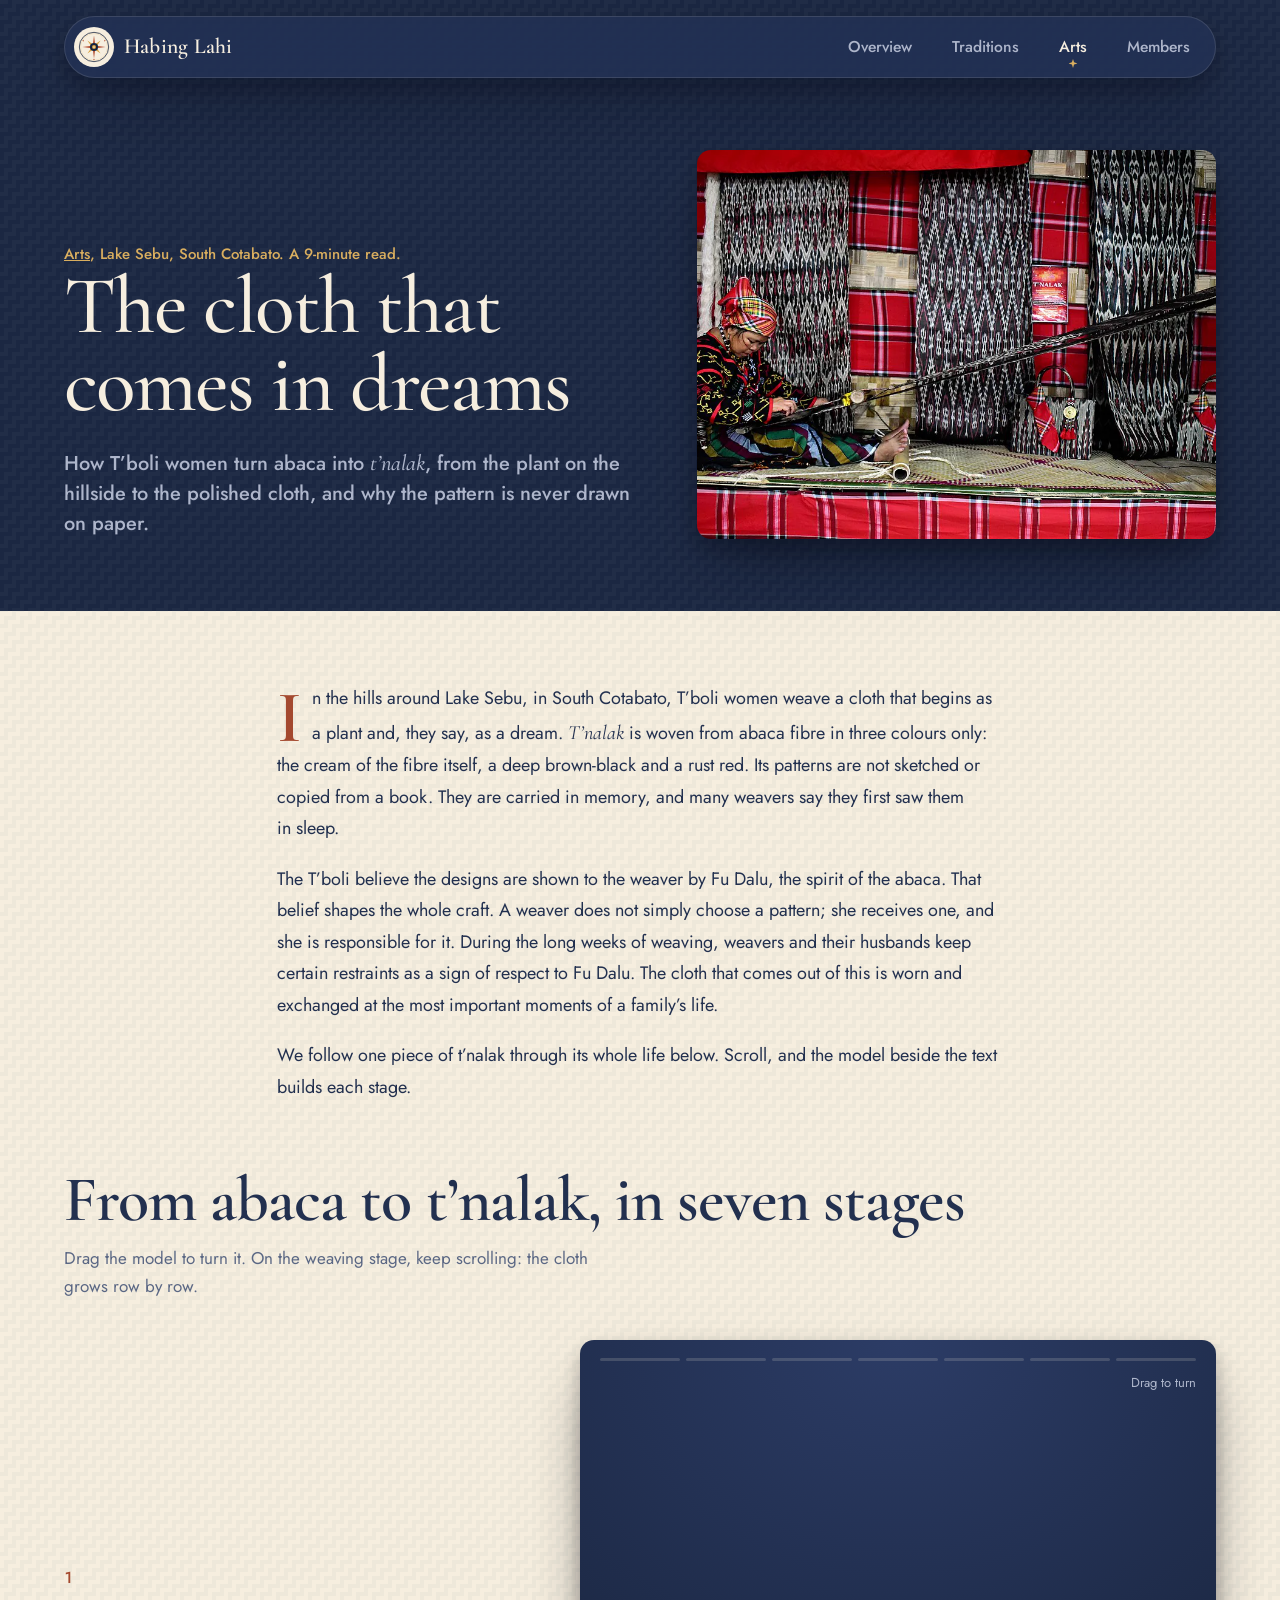
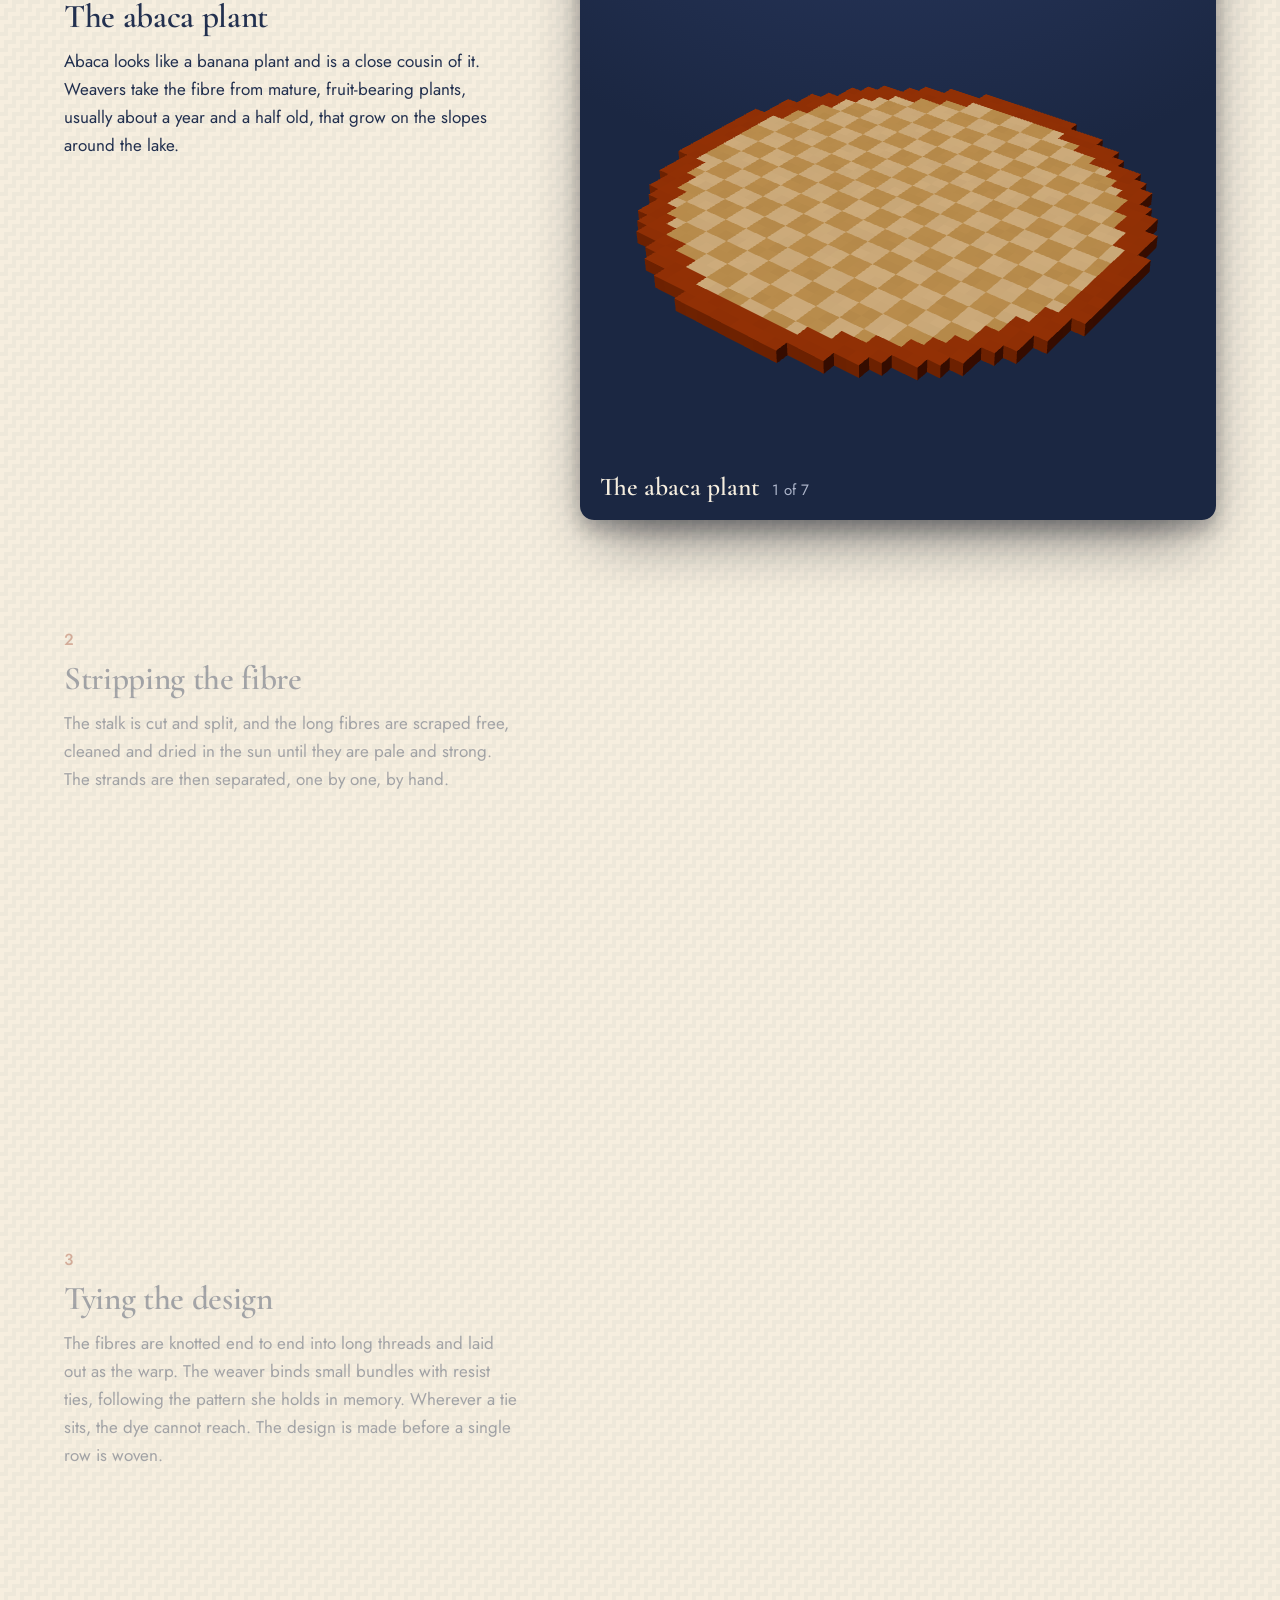
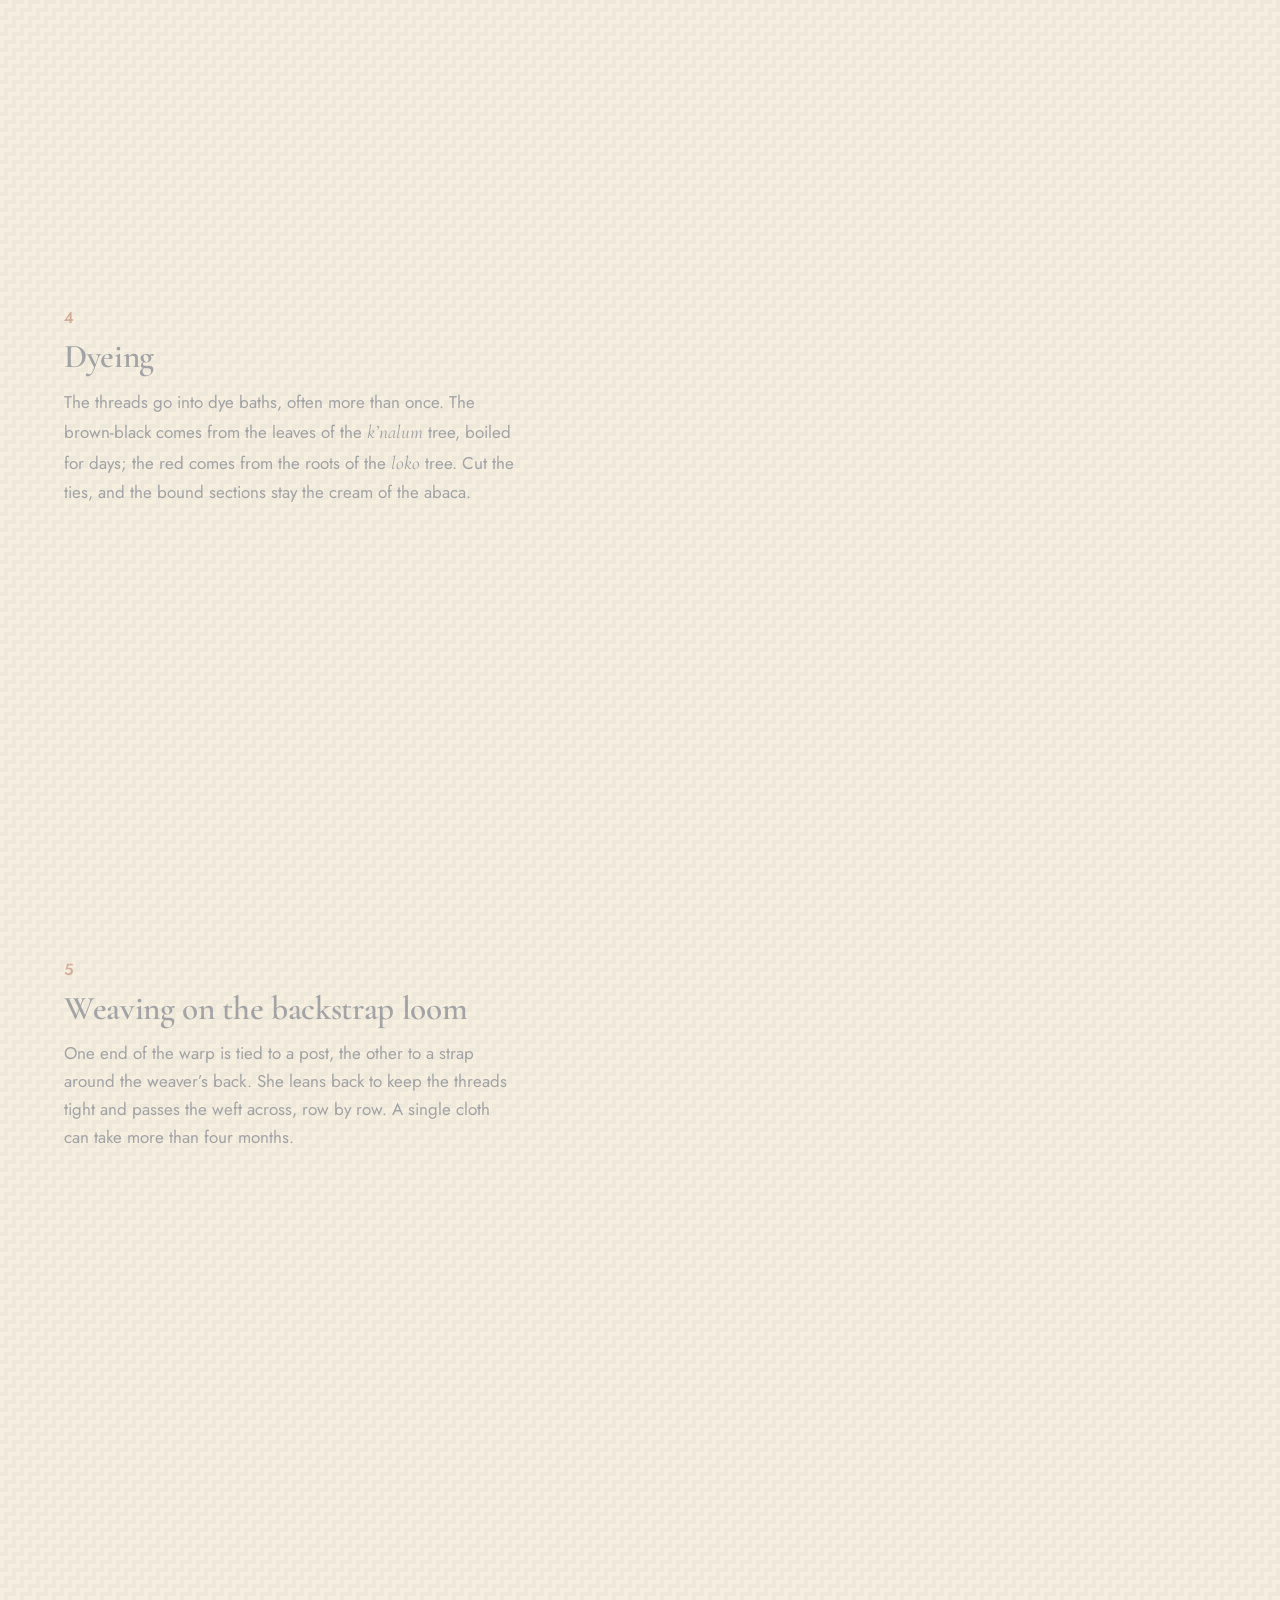
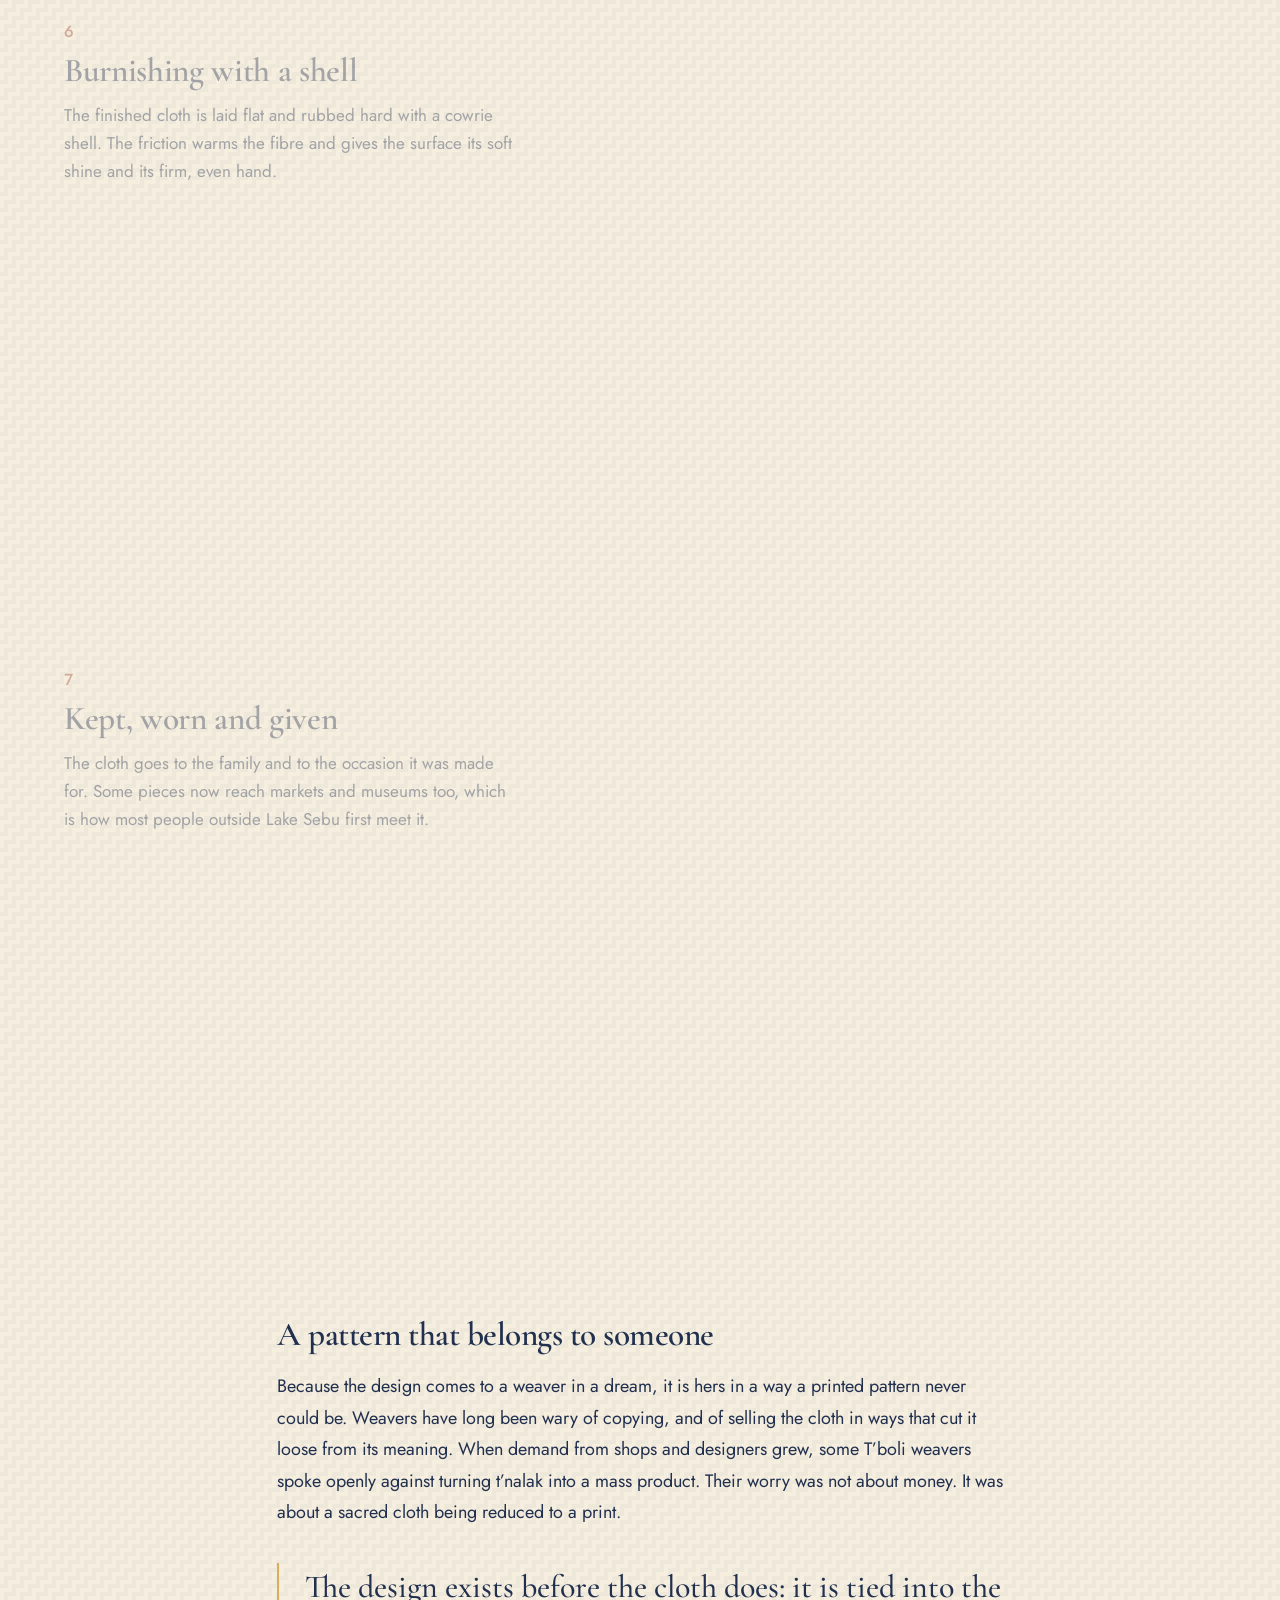
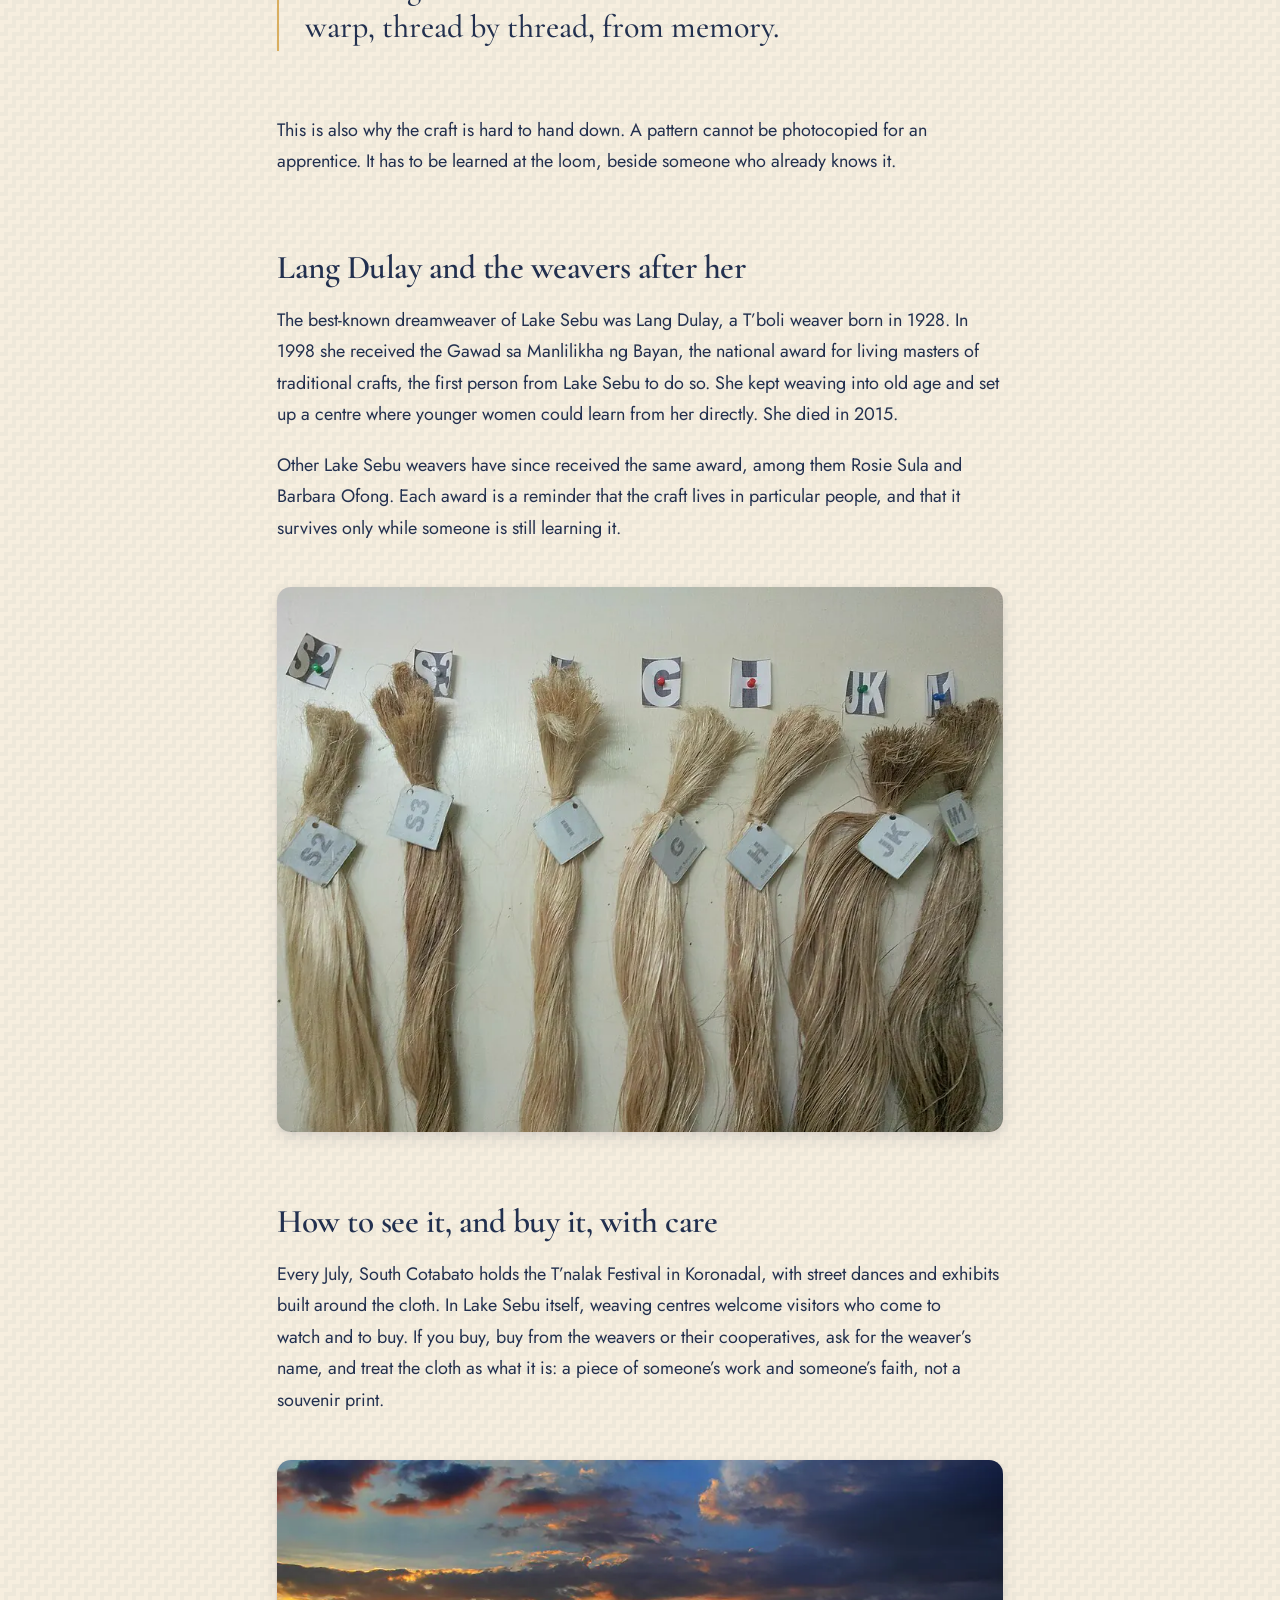
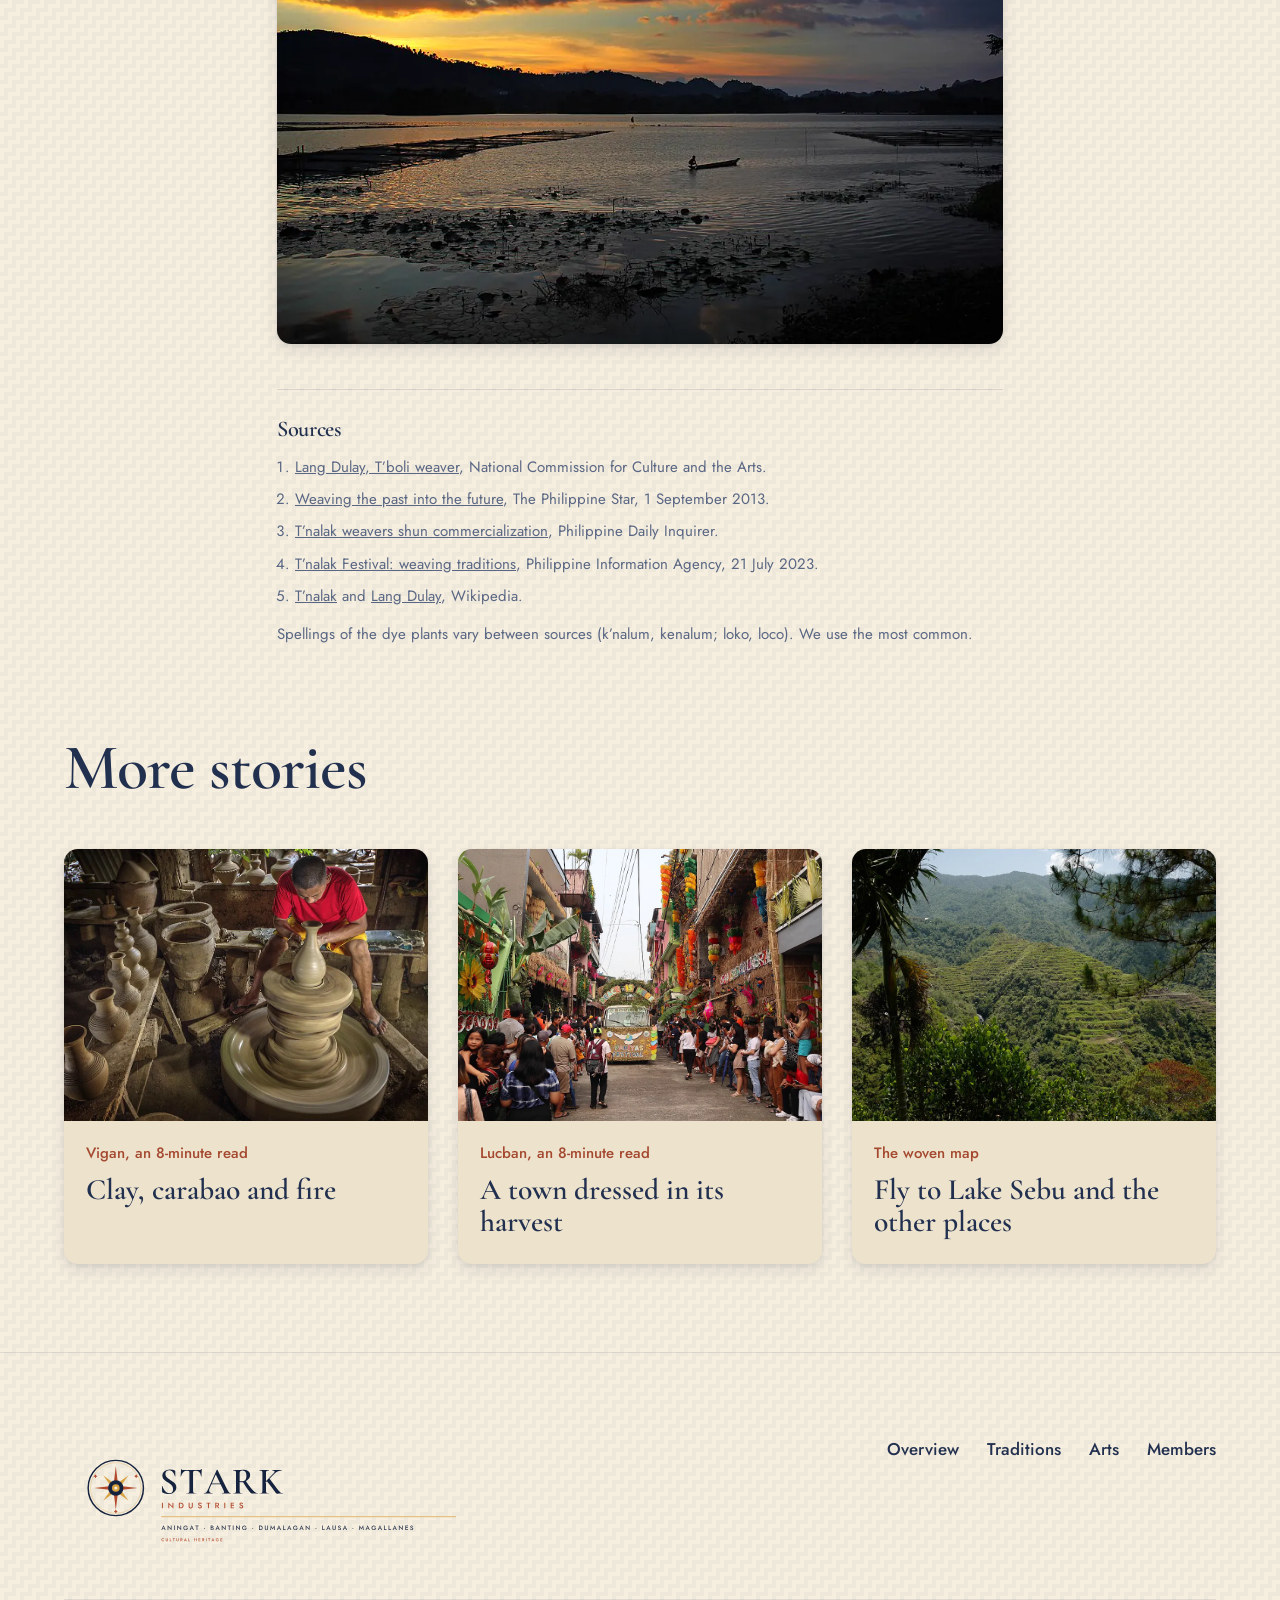
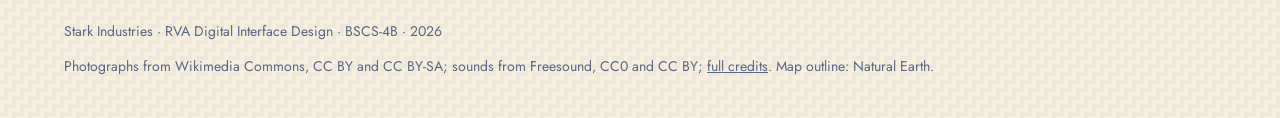
<file: site/story-tnalak.html>
<!doctype html>
<html lang="en">
<head>
<meta charset="utf-8">
<meta name="viewport" content="width=device-width, initial-scale=1">
<title>The cloth that comes in dreams — Habing Lahi</title>
<meta name="description" content="How T’boli women of Lake Sebu turn abaca into t’nalak: the plant, the fibre, the tied design, the dye, the backstrap loom and the cowrie shell.">
<meta name="theme-color" content="#1b2742">
<link rel="icon" href="assets/logos/heritage-icon.svg" type="image/svg+xml">
<link rel="preconnect" href="https://fonts.googleapis.com">
<link rel="preconnect" href="https://fonts.gstatic.com" crossorigin>
<link href="https://fonts.googleapis.com/css2?family=Cormorant+Garamond:ital,wght@0,500;0,600;1,600&family=Jost:wght@400;500&display=swap" rel="stylesheet">
<link rel="stylesheet" href="css/site.css">
<script src="js/site.js" defer></script>
<script type="module" src="js/story.js"></script>
</head>
<body data-story="tnalak">
<a class="skip" href="#main">Skip to content</a>

<header class="site-nav">
  <a class="brand" href="index.html" aria-label="Habing Lahi, home">
    <img class="brand__chip" src="assets/logos/heritage-icon.svg" alt="" width="40" height="40">
    <span class="brand__name" lang="fil">Habing Lahi</span>
  </a>
  <nav aria-label="Main">
    <ul class="nav-links">
      <li><a href="index.html"><svg viewBox="0 0 24 24" fill="none" stroke="currentColor" stroke-width="1.6" stroke-linecap="round" stroke-linejoin="round" aria-hidden="true"><path d="M12 3v3M12 18v3M3 12h3M18 12h3M5.6 5.6l2.1 2.1M16.3 16.3l2.1 2.1M5.6 18.4l2.1-2.1M16.3 7.7l2.1-2.1"/><circle cx="12" cy="12" r="3.2"/></svg>Overview</a></li>
      <li><a href="traditions.html"><svg viewBox="0 0 24 24" fill="none" stroke="currentColor" stroke-width="1.6" stroke-linecap="round" stroke-linejoin="round" aria-hidden="true"><rect x="3.5" y="5" width="17" height="15" rx="2"/><path d="M3.5 10h17M8 3v4M16 3v4"/></svg>Traditions</a></li>
      <li><a href="arts.html" aria-current="page"><svg viewBox="0 0 24 24" fill="none" stroke="currentColor" stroke-width="1.6" stroke-linecap="round" stroke-linejoin="round" aria-hidden="true"><path d="M7 20c-1.5-2-2-4.5-1-7 .8-2 2.5-3 2.5-5V5h7v3c0 2 1.7 3 2.5 5 1 2.5.5 5-1 7z"/><path d="M8.5 8h7"/></svg>Arts</a></li>
      <li><a href="members.html"><svg viewBox="0 0 24 24" fill="none" stroke="currentColor" stroke-width="1.6" stroke-linecap="round" stroke-linejoin="round" aria-hidden="true"><circle cx="8" cy="9" r="3"/><circle cx="16.5" cy="9" r="3"/><path d="M2.5 20c.6-3.2 2.8-5 5.5-5s4.9 1.8 5.5 5M11 20c.6-3.2 2.8-5 5.5-5s4.9 1.8 5.5 5"/></svg>Members</a></li>
    </ul>
  </nav>
</header>

<main id="main">
<article>

<header class="story-head dark">
  <div class="wrap story-head__grid">
    <div>
      <p class="story-head__meta reveal" style="--delay:50ms"><a href="arts.html">Arts</a>, Lake Sebu, South Cotabato. A 9-minute read.</p>
      <h1 class="reveal" style="--delay:120ms">The cloth that comes in dreams</h1>
      <p class="lead reveal" style="--delay:260ms">How T’boli women turn abaca into <i lang="fil">t’nalak</i>, from the plant on the hillside to the polished cloth, and why the pattern is never drawn on paper.</p>
    </div>
    <div class="story-head__photo reveal" style="--delay:340ms"><img src="assets/img/photo-f185527484-960.webp" alt="T’boli weaver at a backstrap loom, black and red t’nalak cloths hanging behind her" width="960" height="640" fetchpriority="high"></div>
  </div>
</header>

<div class="story-body">
  <div class="wrap prose">
    <p class="lede">In the hills around Lake Sebu, in South Cotabato, T’boli women weave a cloth that begins as a plant and, they say, as a dream. <i lang="fil">T’nalak</i> is woven from abaca fibre in three colours only: the cream of the fibre itself, a deep brown-black and a rust red. Its patterns are not sketched or copied from a book. They are carried in memory, and many weavers say they first saw them in sleep.</p>
    <p>The T’boli believe the designs are shown to the weaver by Fu Dalu, the spirit of the abaca. That belief shapes the whole craft. A weaver does not simply choose a pattern; she receives one, and she is responsible for it. During the long weeks of weaving, weavers and their husbands keep certain restraints as a sign of respect to Fu Dalu. The cloth that comes out of this is worn and exchanged at the most important moments of a family’s life.</p>
    <p>We follow one piece of t’nalak through its whole life below. Scroll, and the model beside the text builds each stage.</p>
  </div>
</div>

<section class="cycle" aria-labelledby="cycle-title">
  <div class="wrap">
    <div class="cycle__head">
      <h2 id="cycle-title">From abaca to t’nalak, in seven stages</h2>
      <p class="muted">Drag the model to turn it. On the weaving stage, keep scrolling: the cloth grows row by row.</p>
    </div>
    <div class="cycle__grid">
      <div class="cycle__stage">
        <canvas aria-hidden="true"></canvas>
        <ol class="cycle__rail" aria-hidden="true"><li></li><li></li><li></li><li></li><li></li><li></li><li></li></ol>
        <p class="cycle__hint" aria-hidden="true">Drag to turn</p>
        <p class="cycle__now" aria-live="polite"><b data-now-name>The abaca plant</b><span data-now-num>1 of 7</span></p>
      </div>
      <ol class="cycle__steps">
        <li class="cycle__step"><span class="num">1</span><h3>The abaca plant</h3>
          <p>Abaca looks like a banana plant and is a close cousin of it. Weavers take the fibre from mature, fruit-bearing plants, usually about a year and a half old, that grow on the slopes around the lake.</p></li>
        <li class="cycle__step"><span class="num">2</span><h3>Stripping the fibre</h3>
          <p>The stalk is cut and split, and the long fibres are scraped free, cleaned and dried in the sun until they are pale and strong. The strands are then separated, one by one, by hand.</p></li>
        <li class="cycle__step"><span class="num">3</span><h3>Tying the design</h3>
          <p>The fibres are knotted end to end into long threads and laid out as the warp. The weaver binds small bundles with resist ties, following the pattern she holds in memory. Wherever a tie sits, the dye cannot reach. The design is made before a single row is woven.</p></li>
        <li class="cycle__step"><span class="num">4</span><h3>Dyeing</h3>
          <p>The threads go into dye baths, often more than once. The brown-black comes from the leaves of the <i lang="fil">k’nalum</i> tree, boiled for days; the red comes from the roots of the <i lang="fil">loko</i> tree. Cut the ties, and the bound sections stay the cream of the abaca.</p></li>
        <li class="cycle__step"><span class="num">5</span><h3>Weaving on the backstrap loom</h3>
          <p>One end of the warp is tied to a post, the other to a strap around the weaver’s back. She leans back to keep the threads tight and passes the weft across, row by row. A single cloth can take more than four months.</p></li>
        <li class="cycle__step"><span class="num">6</span><h3>Burnishing with a shell</h3>
          <p>The finished cloth is laid flat and rubbed hard with a cowrie shell. The friction warms the fibre and gives the surface its soft shine and its firm, even hand.</p></li>
        <li class="cycle__step"><span class="num">7</span><h3>Kept, worn and given</h3>
          <p>The cloth goes to the family and to the occasion it was made for. Some pieces now reach markets and museums too, which is how most people outside Lake Sebu first meet it.</p></li>
      </ol>
    </div>
  </div>
</section>

<div class="story-body">
  <div class="wrap prose">
    <h2>A pattern that belongs to someone</h2>
    <p>Because the design comes to a weaver in a dream, it is hers in a way a printed pattern never could be. Weavers have long been wary of copying, and of selling the cloth in ways that cut it loose from its meaning. When demand from shops and designers grew, some T’boli weavers spoke openly against turning t’nalak into a mass product. Their worry was not about money. It was about a sacred cloth being reduced to a print.</p>
    <p class="pull">The design exists before the cloth does: it is tied into the warp, thread by thread, from memory.</p>
    <p>This is also why the craft is hard to hand down. A pattern cannot be photocopied for an apprentice. It has to be learned at the loom, beside someone who already knows it.</p>

    <h2>Lang Dulay and the weavers after her</h2>
    <p>The best-known dreamweaver of Lake Sebu was Lang Dulay, a T’boli weaver born in 1928. In 1998 she received the Gawad sa Manlilikha ng Bayan, the national award for living masters of traditional crafts, the first person from Lake Sebu to do so. She kept weaving into old age and set up a centre where younger women could learn from her directly. She died in 2015.</p>
    <p>Other Lake Sebu weavers have since received the same award, among them Rosie Sula and Barbara Ofong. Each award is a reminder that the craft lives in particular people, and that it survives only while someone is still learning it.</p>
    <figure class="figure"><img src="assets/img/photo-f27708052-960.webp" alt="Bundles of pale, combed abaca fibre hanging side by side" width="960" height="720" loading="lazy"></figure>

    <h2>How to see it, and buy it, with care</h2>
    <p>Every July, South Cotabato holds the T’nalak Festival in Koronadal, with street dances and exhibits built around the cloth. In Lake Sebu itself, weaving centres welcome visitors who come to watch and to buy. If you buy, buy from the weavers or their cooperatives, ask for the weaver’s name, and treat the cloth as what it is: a piece of someone’s work and someone’s faith, not a souvenir print.</p>
    <figure class="figure"><img src="assets/img/photo-f149179498-960.webp" alt="Sunset over Lake Sebu, a lone boat on still water lined with fish pens" width="960" height="640" loading="lazy"></figure>

    <aside class="sources">
      <h2>Sources</h2>
      <ol>
        <li><a href="https://ncca.gov.ph/about-culture-and-arts/in-focus/lang-dulay-tboli-weaver/">Lang Dulay, T’boli weaver</a>, National Commission for Culture and the Arts.</li>
        <li><a href="https://www.philstar.com/other-sections/starweek-magazine/2013/09/01/1156281/weaving-past-future">Weaving the past into the future</a>, The Philippine Star, 1 September 2013.</li>
        <li><a href="https://newsinfo.inquirer.net/28515/t%e2%80%99nalak-weavers-shun-commercialization">T’nalak weavers shun commercialization</a>, Philippine Daily Inquirer.</li>
        <li><a href="https://mirror.pia.gov.ph/features/2023/07/21/tnalak-festival-weaving-traditions-bridging-history-and-cultural-resilience">T’nalak Festival: weaving traditions</a>, Philippine Information Agency, 21 July 2023.</li>
        <li><a href="https://en.wikipedia.org/wiki/T%27nalak">T’nalak</a> and <a href="https://en.wikipedia.org/wiki/Lang_Dulay">Lang Dulay</a>, Wikipedia.</li>
      </ol>
      <p style="margin-top:12px">Spellings of the dye plants vary between sources (k’nalum, kenalum; loko, loco). We use the most common.</p>
    </aside>
  </div>
</div>

<section class="story-next stories stories--light" aria-labelledby="next-title">
  <div class="wrap">
    <h2 id="next-title">More stories</h2>
    <div class="story-cards">
      <a class="story-card" href="story-burnay.html">
        <span class="story-card__img"><img src="assets/img/photo-f146938627-960.webp" alt="Potter shaping a tall clay jar on a wheel, finished burnay jars on shelves around him" width="960" height="623" loading="lazy"></span>
        <span class="story-card__body"><span class="story-card__meta">Vigan, an 8-minute read</span><span class="story-card__title">Clay, carabao and fire</span></span>
      </a>
      <a class="story-card" href="story-pahiyas.html">
        <span class="story-card__img"><img src="assets/img/photo-f132777784-960.webp" alt="Crowds lining a Lucban street hung with harvest decorations as the Pahiyas parade passes" width="960" height="720" loading="lazy"></span>
        <span class="story-card__body"><span class="story-card__meta">Lucban, an 8-minute read</span><span class="story-card__title">A town dressed in its harvest</span></span>
      </a>
      <a class="story-card" href="index.html#atlas">
        <span class="story-card__img"><img src="assets/img/photo-f78907051-960.webp" alt="Stone-walled rice terraces stepping down a forested mountain in Banaue" width="960" height="640" loading="lazy"></span>
        <span class="story-card__body"><span class="story-card__meta">The woven map</span><span class="story-card__title">Fly to Lake Sebu and the other places</span></span>
      </a>
    </div>
  </div>
</section>

</article>
</main>

<footer class="site-foot">
  <div class="wrap">
    <div class="site-foot__grid">
      <img class="site-foot__logo" src="assets/logos/heritage-final.svg" alt="Stark Industries cultural heritage logo" width="420" height="126" loading="lazy">
      <nav aria-label="Footer">
        <ul>
          <li><a href="index.html">Overview</a></li>
          <li><a href="traditions.html">Traditions</a></li>
          <li><a href="arts.html">Arts</a></li>
          <li><a href="members.html">Members</a></li>
        </ul>
      </nav>
    </div>
    <div class="credits">
      <p>Stark Industries · RVA Digital Interface Design · BSCS-4B · 2026</p>
      <p>Photographs from Wikimedia Commons, CC BY and CC BY-SA; sounds from Freesound, CC0 and CC BY; <a href="credits.html">full credits</a>. Map outline: Natural Earth.</p>
    </div>
  </div>
</footer>
</body>
</html>
</file>
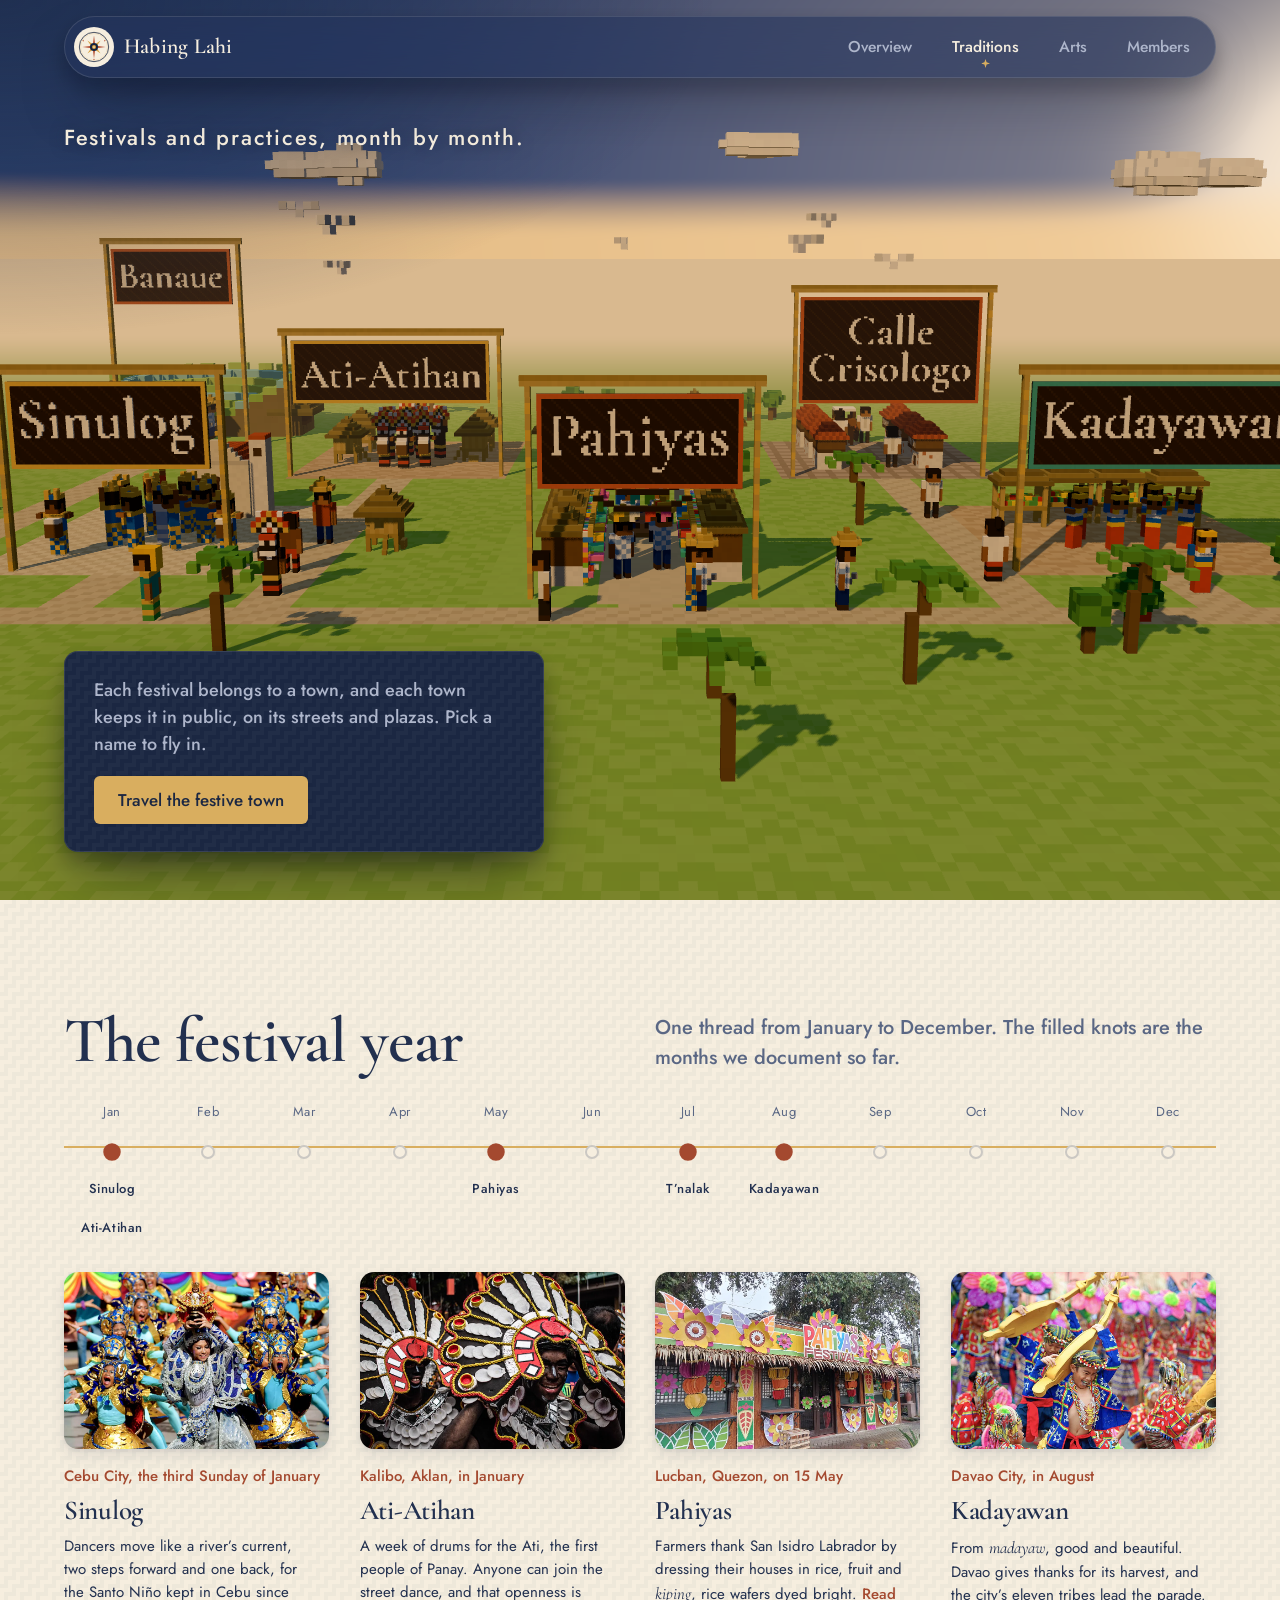
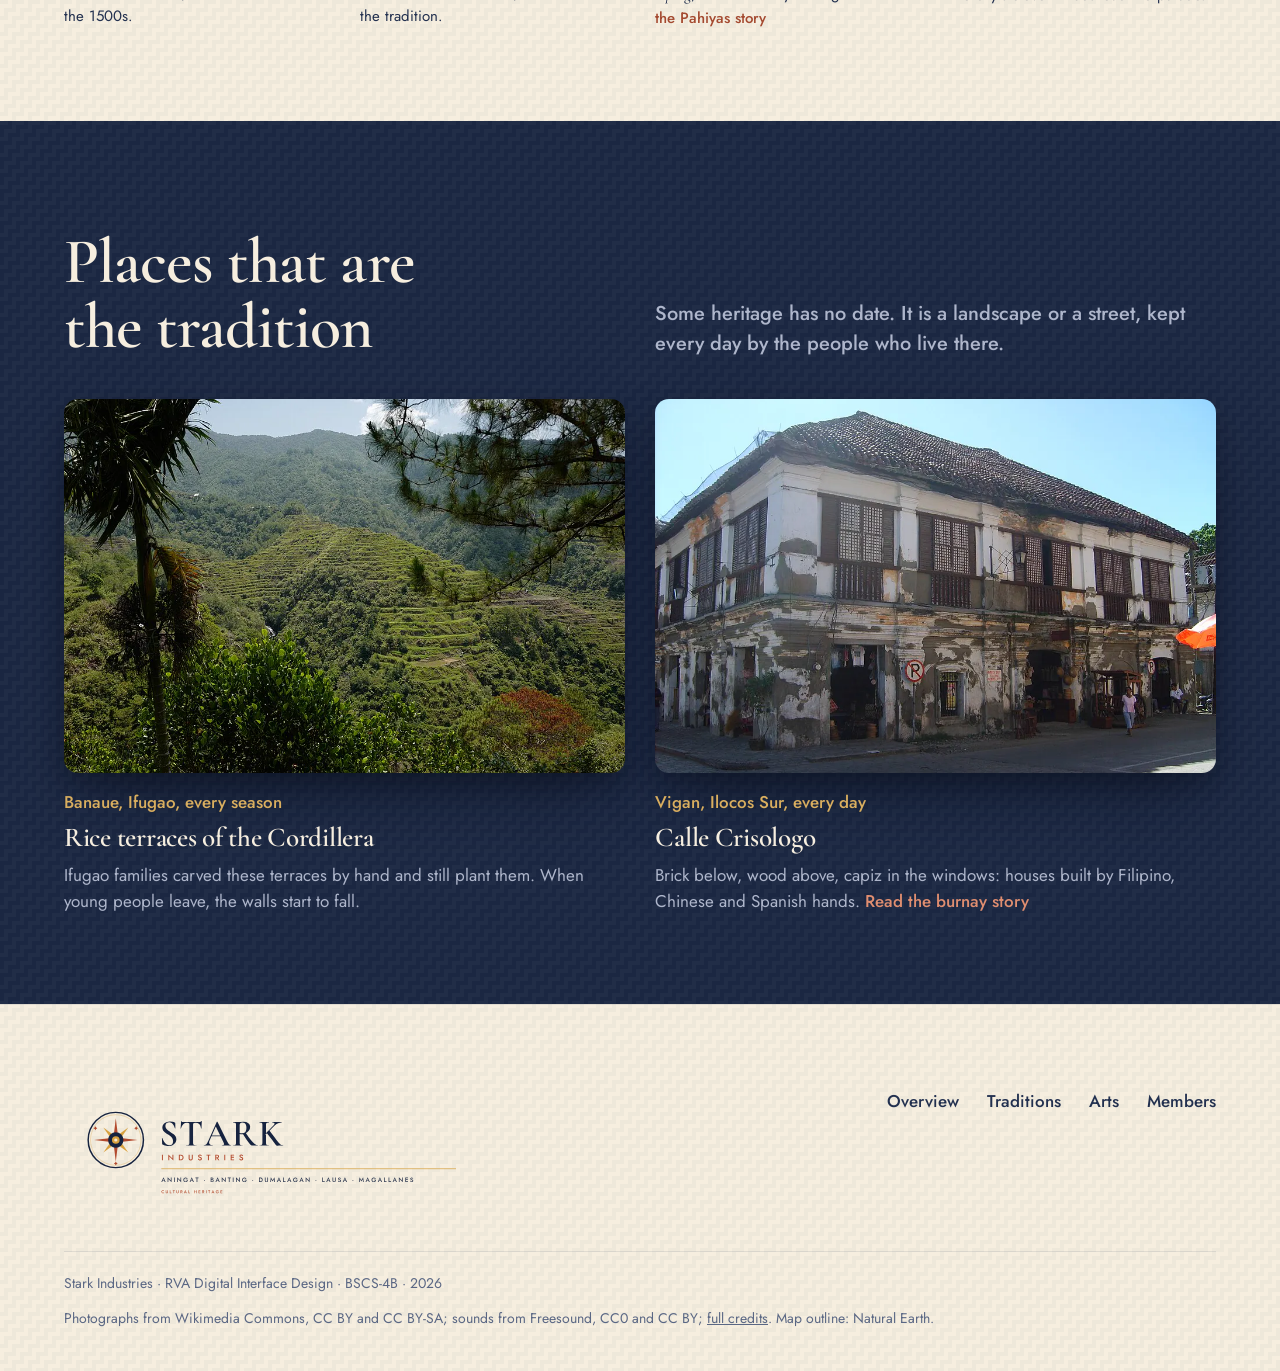
<file: site/traditions.html>
<!doctype html>
<html lang="en">
<head>
<meta charset="utf-8">
<meta name="viewport" content="width=device-width, initial-scale=1">
<title>Tradisyon — Habing Lahi</title>
<meta name="description" content="Filipino festivals and living heritage places in one voxel festival town: Sinulog, Ati-Atihan, Pahiyas, Kadayawan, Calle Crisologo and Banaue, then the festival year month by month.">
<meta name="theme-color" content="#1b2742">
<link rel="icon" href="assets/logos/heritage-icon.svg" type="image/svg+xml">
<link rel="preconnect" href="https://fonts.googleapis.com">
<link rel="preconnect" href="https://fonts.gstatic.com" crossorigin>
<link href="https://fonts.googleapis.com/css2?family=Cormorant+Garamond:ital,wght@0,500;0,600;1,600&family=Jost:wght@400;500&display=swap" rel="stylesheet">
<link rel="stylesheet" href="css/site.css">
<link rel="modulepreload" href="js/vendor/three.core.js">
<link rel="modulepreload" href="js/vendor/three.module.min.js">
<script src="js/site.js" defer></script>
<script type="module" src="js/traditions.js"></script>
</head>
<body>
<a class="skip" href="#main">Skip to content</a>

<header class="site-nav">
  <a class="brand" href="index.html" aria-label="Habing Lahi, home">
    <img class="brand__chip" src="assets/logos/heritage-icon.svg" alt="" width="40" height="40">
    <span class="brand__name" lang="fil">Habing Lahi</span>
  </a>
  <nav aria-label="Main">
    <ul class="nav-links">
      <li><a href="index.html"><svg viewBox="0 0 24 24" fill="none" stroke="currentColor" stroke-width="1.6" stroke-linecap="round" stroke-linejoin="round" aria-hidden="true"><path d="M12 3v3M12 18v3M3 12h3M18 12h3M5.6 5.6l2.1 2.1M16.3 16.3l2.1 2.1M5.6 18.4l2.1-2.1M16.3 7.7l2.1-2.1"/><circle cx="12" cy="12" r="3.2"/></svg>Overview</a></li>
      <li><a href="traditions.html" aria-current="page"><svg viewBox="0 0 24 24" fill="none" stroke="currentColor" stroke-width="1.6" stroke-linecap="round" stroke-linejoin="round" aria-hidden="true"><rect x="3.5" y="5" width="17" height="15" rx="2"/><path d="M3.5 10h17M8 3v4M16 3v4"/></svg>Traditions</a></li>
      <li><a href="arts.html"><svg viewBox="0 0 24 24" fill="none" stroke="currentColor" stroke-width="1.6" stroke-linecap="round" stroke-linejoin="round" aria-hidden="true"><path d="M7 20c-1.5-2-2-4.5-1-7 .8-2 2.5-3 2.5-5V5h7v3c0 2 1.7 3 2.5 5 1 2.5.5 5-1 7z"/><path d="M8.5 8h7"/></svg>Arts</a></li>
      <li><a href="members.html"><svg viewBox="0 0 24 24" fill="none" stroke="currentColor" stroke-width="1.6" stroke-linecap="round" stroke-linejoin="round" aria-hidden="true"><circle cx="8" cy="9" r="3"/><circle cx="16.5" cy="9" r="3"/><path d="M2.5 20c.6-3.2 2.8-5 5.5-5s4.9 1.8 5.5 5M11 20c.6-3.2 2.8-5 5.5-5s4.9 1.8 5.5 5"/></svg>Members</a></li>
    </ul>
  </nav>
</header>

<main id="main">

<section class="vhero town" aria-labelledby="t-title">
  <canvas aria-hidden="true"></canvas>
  <h1 id="t-title" class="vhero__motto reveal" style="--delay:200ms">Festivals and practices, month by month.<span class="visually-hidden"> <span lang="fil">Tradisyon</span>.</span></h1>

  <div class="town__pins" role="group" aria-label="Traditions in the town">
    <button class="vhero__pin town__pin" type="button" data-corner="sinulog" aria-pressed="false"><span class="visually-hidden">Sinulog, Cebu City</span></button>
    <button class="vhero__pin town__pin" type="button" data-corner="ati-atihan" aria-pressed="false"><span class="visually-hidden">Ati-Atihan, Kalibo</span></button>
    <button class="vhero__pin town__pin" type="button" data-corner="pahiyas" aria-pressed="false"><span class="visually-hidden">Pahiyas, Lucban</span></button>
    <button class="vhero__pin town__pin" type="button" data-corner="kadayawan" aria-pressed="false"><span class="visually-hidden">Kadayawan, Davao City</span></button>
    <button class="vhero__pin town__pin" type="button" data-corner="vigan" aria-pressed="false"><span class="visually-hidden">Calle Crisologo, Vigan</span></button>
    <button class="vhero__pin town__pin" type="button" data-corner="terraces" aria-pressed="false"><span class="visually-hidden">Rice terraces, Banaue</span></button>
  </div>

  <div class="vhero__panel town__panel dark reveal" style="--delay:350ms" aria-live="polite">
    <p>Each festival belongs to a town, and each town keeps it in public, on its streets and plazas. Pick a name to fly in.</p>
    <div class="vhero__actions"><a class="btn" href="#year" data-walk="Travel the festive town">See the festival year</a></div>
    <ul class="town__list">
      <li><a class="link" href="#sinulog">Sinulog</a></li><li><a class="link" href="#ati-atihan">Ati-Atihan</a></li><li><a class="link" href="#pahiyas">Pahiyas</a></li>
      <li><a class="link" href="#kadayawan">Kadayawan</a></li><li><a class="link" href="#vigan">Calle Crisologo</a></li><li><a class="link" href="#terraces">Banaue</a></li>
    </ul>
  </div>

  <template data-panel="town">
    <p>Each festival belongs to a town, and each town keeps it in public, on its streets and plazas. Pick a name to fly in.</p>
    <div class="vhero__actions"><a class="btn" href="#year" data-walk="Travel the festive town">See the festival year</a></div>
  </template>
  <template data-panel="sinulog">
    <p class="vhero__meta">Cebu City, the third Sunday of January</p>
    <h2 class="vhero__name">Sinulog</h2>
    <p>The procession for the Santo Niño and the street dance happen on the same weekend, to one steady drum.</p>
    <div class="vhero__actions"><a class="btn" href="#sinulog">See it in the festival year</a><button class="link" type="button" data-back>Back to the town</button></div>
  </template>
  <template data-panel="ati-atihan">
    <p class="vhero__meta">Kalibo, Aklan, in January</p>
    <h2 class="vhero__name">Ati-Atihan</h2>
    <p>Dancers darken their faces with soot and wear costumes of shell, seed and feather, and the drums keep going for a week.</p>
    <div class="vhero__actions"><a class="btn" href="#ati-atihan">See it in the festival year</a><button class="link" type="button" data-back>Back to the town</button></div>
  </template>
  <template data-panel="pahiyas">
    <p class="vhero__meta">Lucban, Quezon, on 15 May</p>
    <h2 class="vhero__name">Pahiyas</h2>
    <p>The procession passes the dressed houses, and the town chooses the family with the best façade.</p>
    <div class="vhero__actions"><a class="btn" href="#pahiyas">See it in the festival year</a><button class="link" type="button" data-back>Back to the town</button></div>
  </template>
  <template data-panel="kadayawan">
    <p class="vhero__meta">Davao City, in August</p>
    <h2 class="vhero__name">Kadayawan</h2>
    <p>The street dance carries the dress, beadwork and steps of the city’s first communities, between stalls heavy with fruit.</p>
    <div class="vhero__actions"><a class="btn" href="#kadayawan">See it in the festival year</a><button class="link" type="button" data-back>Back to the town</button></div>
  </template>
  <template data-panel="vigan">
    <p class="vhero__meta">Vigan, Ilocos Sur, every day</p>
    <h2 class="vhero__name">Calle Crisologo</h2>
    <p>Vigan has been a UNESCO World Heritage city since 1999, and families still live and trade in these houses.</p>
    <div class="vhero__actions"><a class="btn" href="#vigan">See it among the places</a><button class="link" type="button" data-back>Back to the town</button></div>
  </template>
  <template data-panel="terraces">
    <p class="vhero__meta">Banaue, Ifugao, every season</p>
    <h2 class="vhero__name">Rice terraces</h2>
    <p>Water from the forest above is shared field by field, through channels each family helps to keep.</p>
    <div class="vhero__actions"><a class="btn" href="#terraces">See it among the places</a><button class="link" type="button" data-back>Back to the town</button></div>
  </template>
</section>

<section class="screen" id="year" aria-labelledby="year-title">
  <div class="wrap">
    <div class="split-head">
      <h2 id="year-title">The festival year</h2>
      <p class="lead muted">One thread from January to December. The filled knots are the months we document so far.</p>
    </div>
    <div class="year" data-moment>
      <span class="year__line" aria-hidden="true"></span>
      <ol class="year__months">
        <li class="has" style="--m:0"><span>Jan</span><span class="knot" aria-hidden="true"></span><a href="#sinulog">Sinulog</a><a href="#ati-atihan">Ati-Atihan</a></li>
        <li><span>Feb</span><span class="knot" aria-hidden="true"></span></li>
        <li><span>Mar</span><span class="knot" aria-hidden="true"></span></li>
        <li><span>Apr</span><span class="knot" aria-hidden="true"></span></li>
        <li class="has" style="--m:4"><span>May</span><span class="knot" aria-hidden="true"></span><a href="#pahiyas">Pahiyas</a></li>
        <li><span>Jun</span><span class="knot" aria-hidden="true"></span></li>
        <li class="has" style="--m:6"><span>Jul</span><span class="knot" aria-hidden="true"></span><a href="arts.html#tnalak">T’nalak</a></li>
        <li class="has" style="--m:7"><span>Aug</span><span class="knot" aria-hidden="true"></span><a href="#kadayawan">Kadayawan</a></li>
        <li><span>Sep</span><span class="knot" aria-hidden="true"></span></li>
        <li><span>Oct</span><span class="knot" aria-hidden="true"></span></li>
        <li><span>Nov</span><span class="knot" aria-hidden="true"></span></li>
        <li><span>Dec</span><span class="knot" aria-hidden="true"></span></li>
      </ol>
    </div>
    <div class="fest-cards">
      <article class="fest-card" id="sinulog">
        <div class="frame"><img src="assets/img/photo-f130057264-960.webp" alt="Sinulog dancers in blue and gold costumes raising their arms around a dancer holding a Santo Niño image" width="960" height="640" loading="lazy"></div>
        <p class="fest-card__meta">Cebu City, the third Sunday of January</p>
        <h3>Sinulog</h3>
        <p>Dancers move like a river’s current, two steps forward and one back, for the Santo Niño kept in Cebu since the 1500s.</p>
      </article>
      <article class="fest-card" id="ati-atihan">
        <div class="frame"><img src="assets/img/photo-f87187355-960.webp" alt="Ati-Atihan dancers in shell and feather headdresses, faces darkened with soot" width="960" height="640" loading="lazy"></div>
        <p class="fest-card__meta">Kalibo, Aklan, in January</p>
        <h3>Ati-Atihan</h3>
        <p>A week of drums for the Ati, the first people of Panay. Anyone can join the street dance, and that openness is the tradition.</p>
      </article>
      <article class="fest-card" id="pahiyas">
        <div class="frame"><img src="assets/img/photo-f150613367-960.webp" alt="House façade covered in bright leaf-shaped kiping decorations for Pahiyas in Lucban" width="960" height="722" loading="lazy"></div>
        <p class="fest-card__meta">Lucban, Quezon, on 15 May</p>
        <h3>Pahiyas</h3>
        <p>Farmers thank San Isidro Labrador by dressing their houses in rice, fruit and <i lang="fil">kiping</i>, rice wafers dyed bright. <a class="link" href="story-pahiyas.html">Read the Pahiyas story</a></p>
      </article>
      <article class="fest-card" id="kadayawan">
        <div class="frame"><img src="assets/img/photo-f87436043-960.webp" alt="Young Kadayawan dancer in a beaded blue costume lifting a carved wooden prop, dancers in red behind him" width="960" height="640" loading="lazy"></div>
        <p class="fest-card__meta">Davao City, in August</p>
        <h3>Kadayawan</h3>
        <p>From <i lang="fil">madayaw</i>, good and beautiful. Davao gives thanks for its harvest, and the city’s eleven tribes lead the parade.</p>
      </article>
    </div>
  </div>
</section>

<section class="screen dark" aria-labelledby="places-title">
  <div class="wrap">
    <div class="split-head">
      <h2 id="places-title">Places that are the tradition</h2>
      <p class="lead muted">Some heritage has no date. It is a landscape or a street, kept every day by the people who live there.</p>
    </div>
    <div class="place-pair">
      <article class="fest-card" id="terraces">
        <div class="frame"><img src="assets/img/photo-f78907051-960.webp" alt="Stone-walled rice terraces stepping down a forested mountain in Banaue" width="960" height="640" loading="lazy"></div>
        <p class="fest-card__meta">Banaue, Ifugao, every season</p>
        <h3>Rice terraces of the Cordillera</h3>
        <p class="muted">Ifugao families carved these terraces by hand and still plant them. When young people leave, the walls start to fall.</p>
      </article>
      <article class="fest-card" id="vigan">
        <div class="frame"><img src="assets/img/photo-f8265183-960.webp" alt="Two-storey Spanish-era stone house with wooden window shutters on a cobbled street in Vigan" width="960" height="722" loading="lazy"></div>
        <p class="fest-card__meta">Vigan, Ilocos Sur, every day</p>
        <h3>Calle Crisologo</h3>
        <p class="muted">Brick below, wood above, capiz in the windows: houses built by Filipino, Chinese and Spanish hands. <a class="link" href="story-burnay.html">Read the burnay story</a></p>
      </article>
    </div>
  </div>
</section>

</main>

<footer class="site-foot">
  <div class="wrap">
    <div class="site-foot__grid">
      <img class="site-foot__logo" src="assets/logos/heritage-final.svg" alt="Stark Industries cultural heritage logo" width="420" height="126" loading="lazy">
      <nav aria-label="Footer">
        <ul>
          <li><a href="index.html">Overview</a></li>
          <li><a href="traditions.html">Traditions</a></li>
          <li><a href="arts.html">Arts</a></li>
          <li><a href="members.html">Members</a></li>
        </ul>
      </nav>
    </div>
    <div class="credits">
      <p>Stark Industries · RVA Digital Interface Design · BSCS-4B · 2026</p>
      <p>Photographs from Wikimedia Commons, CC BY and CC BY-SA; sounds from Freesound, CC0 and CC BY; <a href="credits.html">full credits</a>. Map outline: Natural Earth.</p>
    </div>
  </div>
</footer>
</body>
</html>
</file>
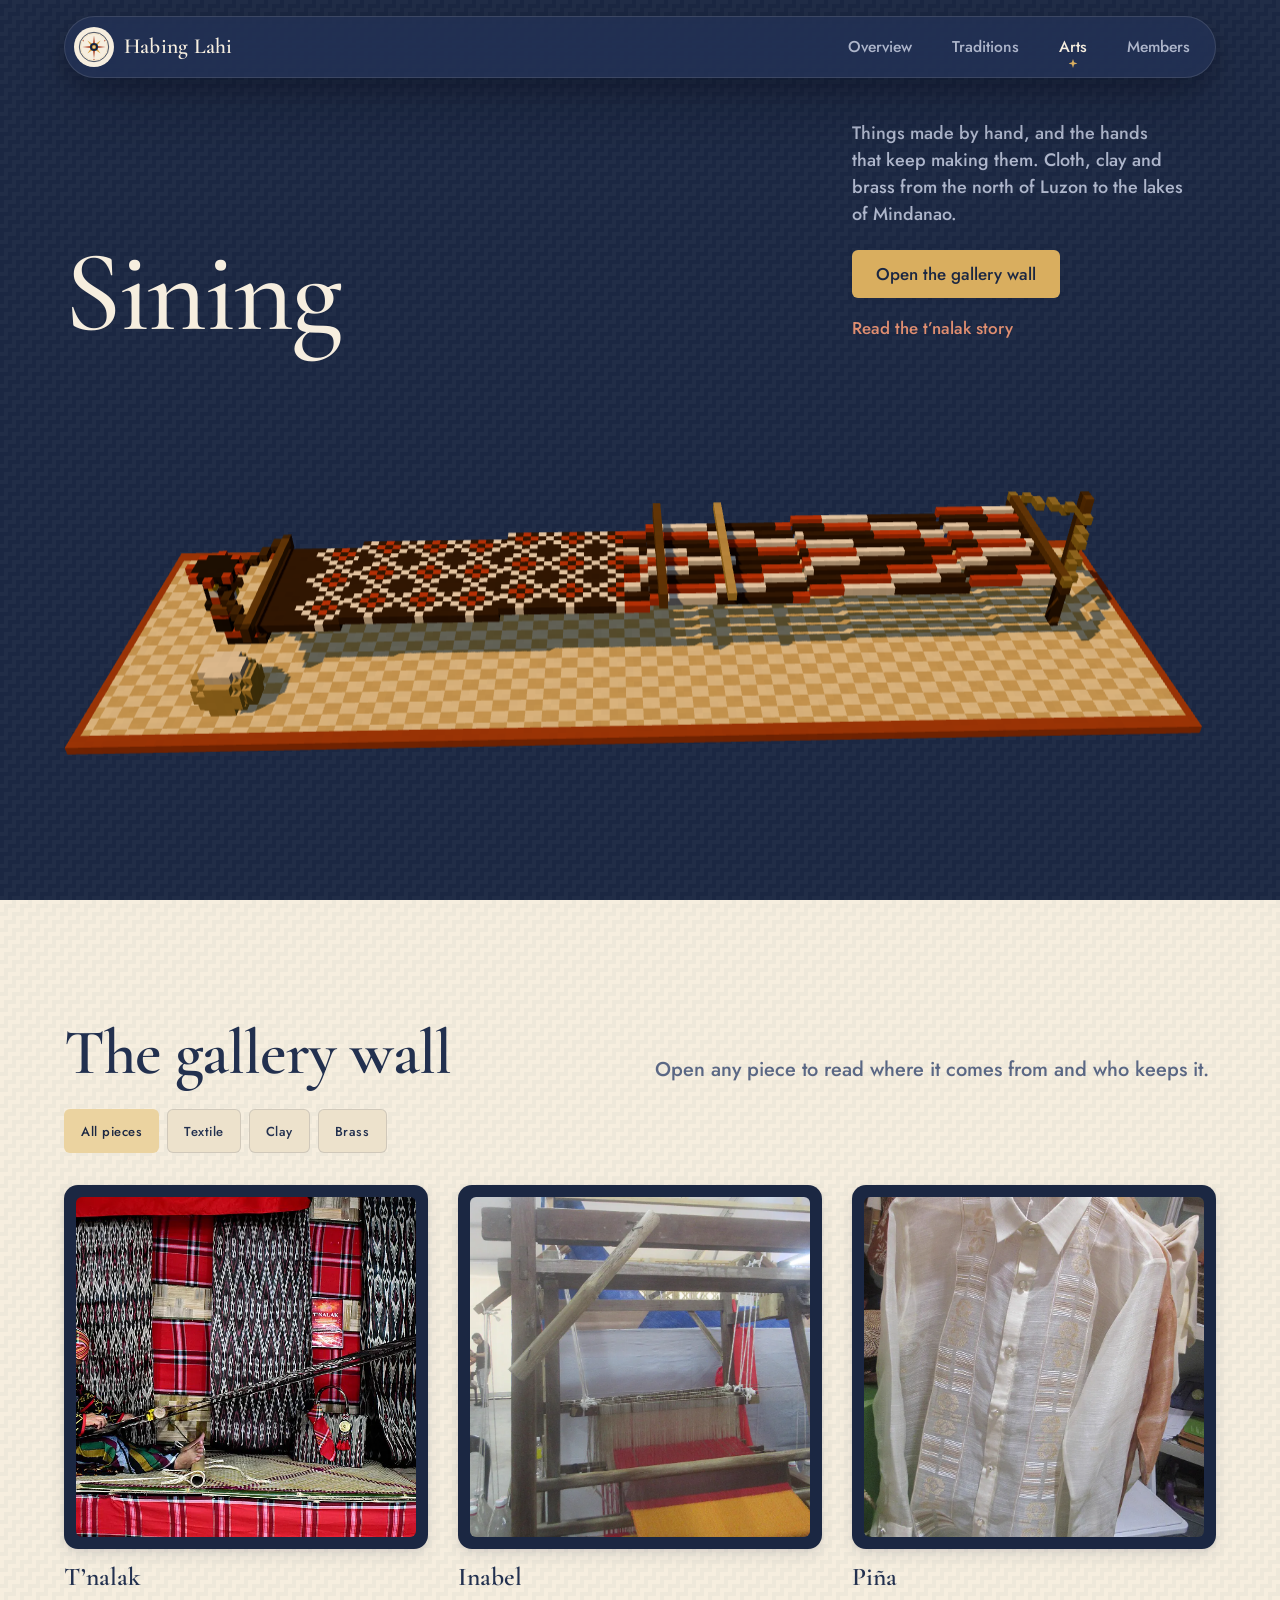
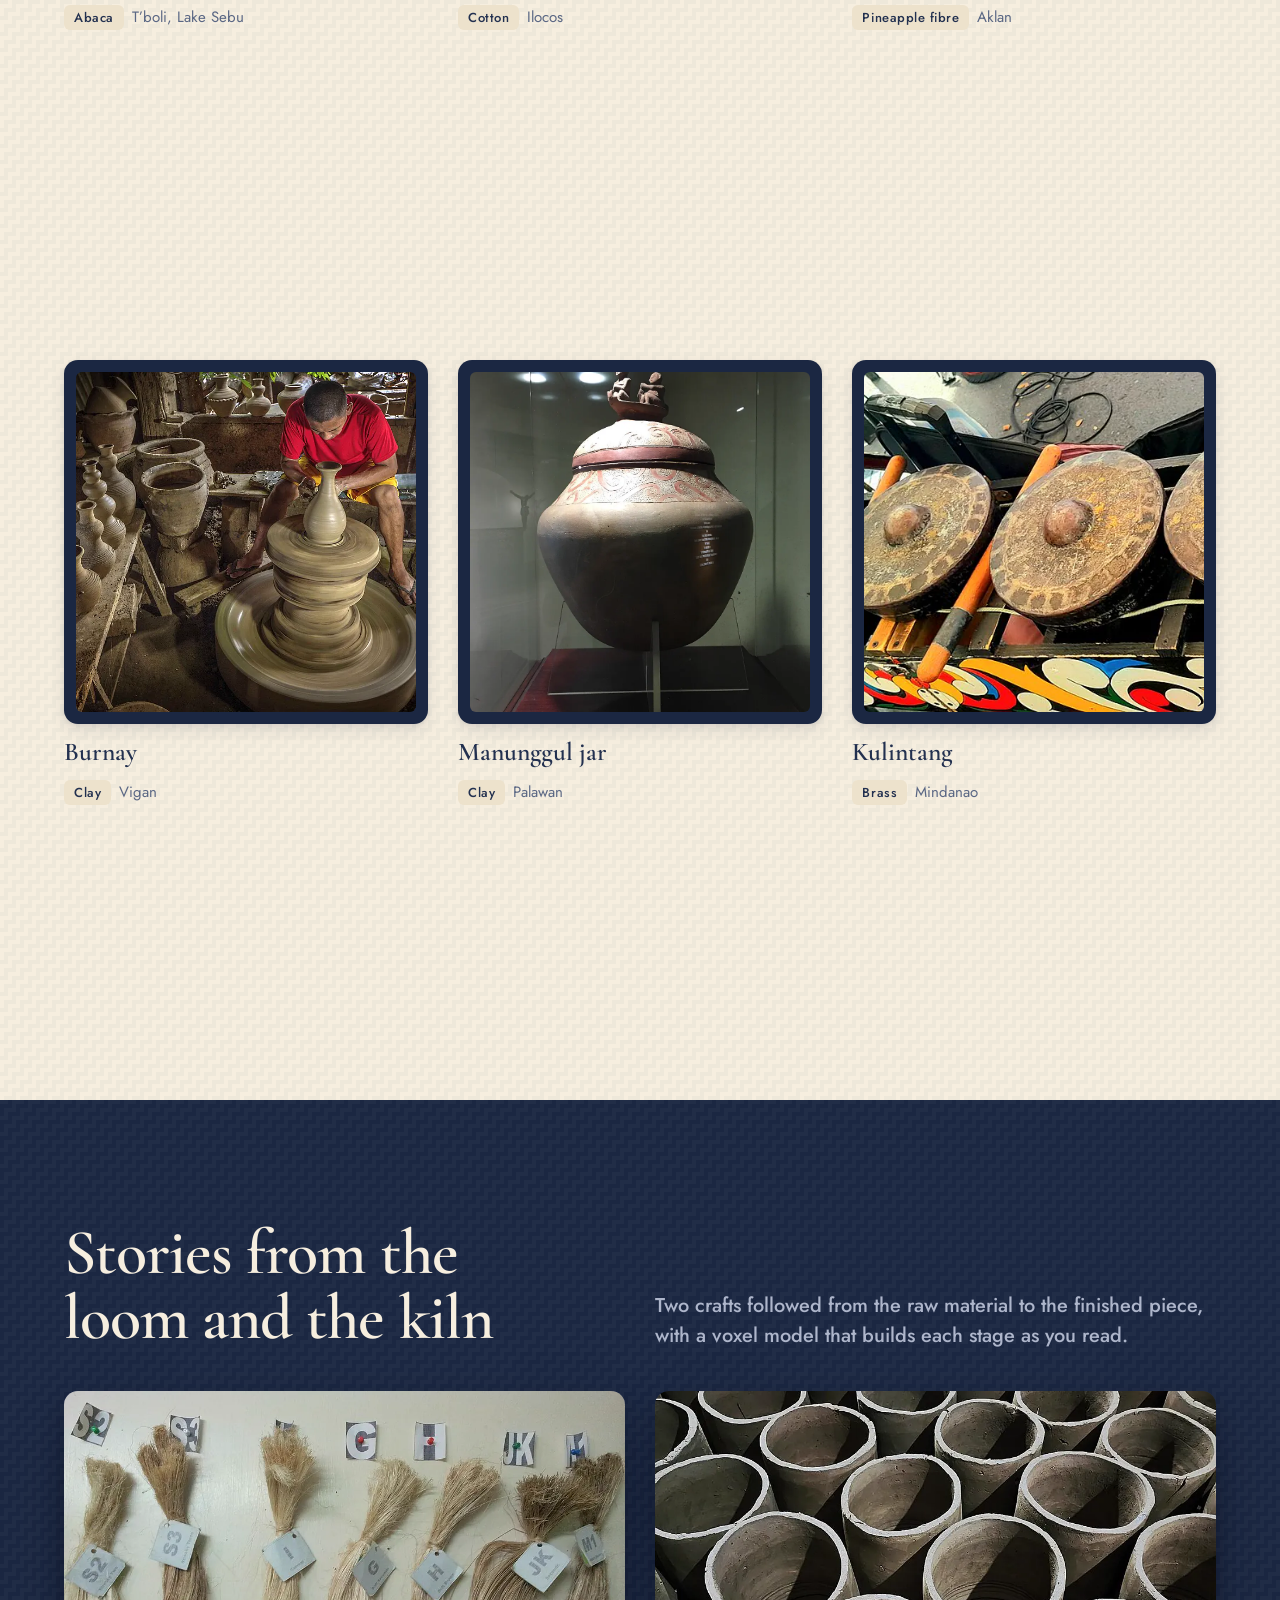
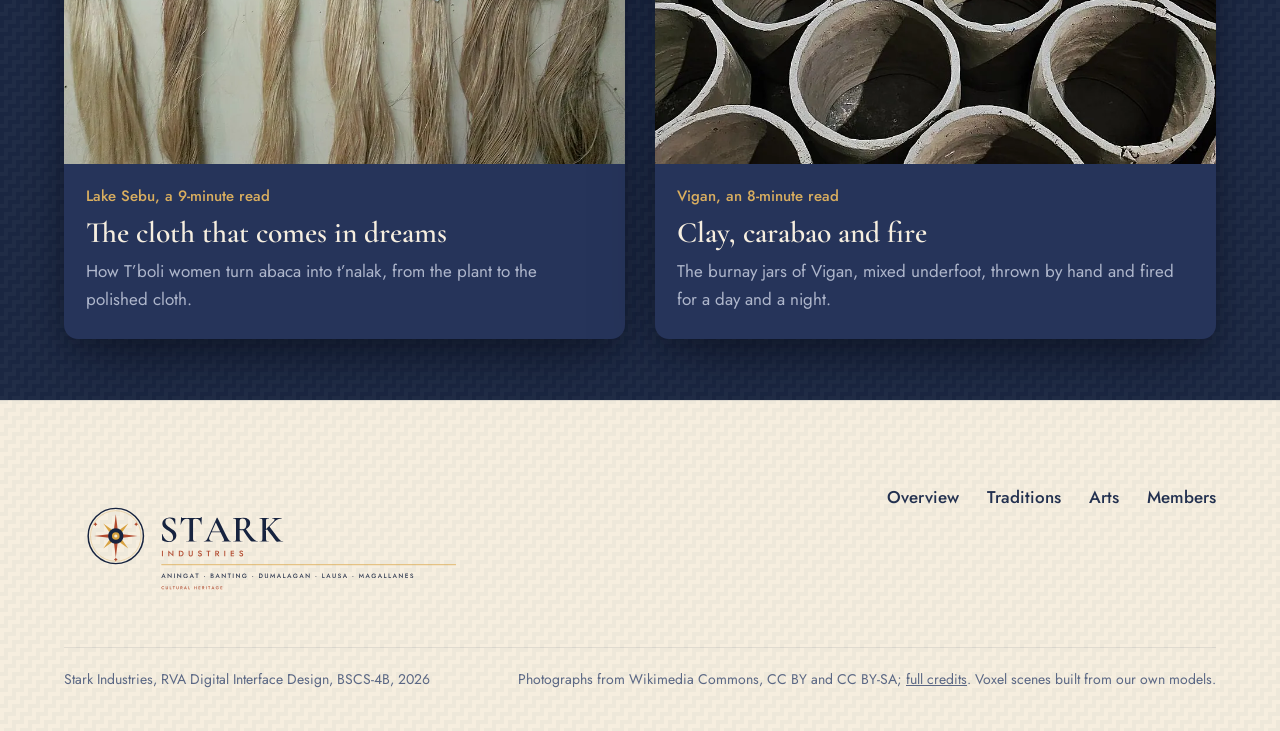
<file: site/mockups/arts-a.html>
<!doctype html>
<html lang="en">
<head>
<meta charset="utf-8">
<meta name="viewport" content="width=device-width, initial-scale=1">
<title>Sining, mockup A: the loom on the stage — Habing Lahi</title>
<meta name="description" content="Mockup A for Arts: one t’nalak backstrap loom in voxels, its widest view across the stage.">
<meta name="theme-color" content="#1b2742">
<link rel="icon" href="../assets/logos/heritage-icon.svg" type="image/svg+xml">
<link rel="preconnect" href="https://fonts.googleapis.com">
<link rel="preconnect" href="https://fonts.gstatic.com" crossorigin>
<link href="https://fonts.googleapis.com/css2?family=Cormorant+Garamond:ital,wght@0,500;0,600;1,600&family=Jost:wght@400;500&display=swap" rel="stylesheet">
<link rel="stylesheet" href="../css/site.css">
<link rel="stylesheet" href="mockups.css">
<link rel="modulepreload" href="../js/vendor/three.module.min.js">
<script src="../js/site.js" defer></script>
</head>
<body>
<a class="skip" href="#main">Skip to content</a>

<header class="site-nav">
  <a class="brand" href="../index.html" aria-label="Habing Lahi, home">
    <img class="brand__chip" src="../assets/logos/heritage-icon.svg" alt="" width="40" height="40">
    <span class="brand__name" lang="fil">Habing Lahi</span>
  </a>
  <nav aria-label="Main">
    <ul class="nav-links">
      <li><a href="../index.html"><svg viewBox="0 0 24 24" fill="none" stroke="currentColor" stroke-width="1.6" stroke-linecap="round" stroke-linejoin="round" aria-hidden="true"><path d="M12 3v3M12 18v3M3 12h3M18 12h3M5.6 5.6l2.1 2.1M16.3 16.3l2.1 2.1M5.6 18.4l2.1-2.1M16.3 7.7l2.1-2.1"/><circle cx="12" cy="12" r="3.2"/></svg>Overview</a></li>
      <li><a href="../traditions.html"><svg viewBox="0 0 24 24" fill="none" stroke="currentColor" stroke-width="1.6" stroke-linecap="round" stroke-linejoin="round" aria-hidden="true"><rect x="3.5" y="5" width="17" height="15" rx="2"/><path d="M3.5 10h17M8 3v4M16 3v4"/></svg>Traditions</a></li>
      <li><a href="../arts.html" aria-current="page"><svg viewBox="0 0 24 24" fill="none" stroke="currentColor" stroke-width="1.6" stroke-linecap="round" stroke-linejoin="round" aria-hidden="true"><path d="M7 20c-1.5-2-2-4.5-1-7 .8-2 2.5-3 2.5-5V5h7v3c0 2 1.7 3 2.5 5 1 2.5.5 5-1 7z"/><path d="M8.5 8h7"/></svg>Arts</a></li>
      <li><a href="../members.html"><svg viewBox="0 0 24 24" fill="none" stroke="currentColor" stroke-width="1.6" stroke-linecap="round" stroke-linejoin="round" aria-hidden="true"><circle cx="8" cy="9" r="3"/><circle cx="16.5" cy="9" r="3"/><path d="M2.5 20c.6-3.2 2.8-5 5.5-5s4.9 1.8 5.5 5M11 20c.6-3.2 2.8-5 5.5-5s4.9 1.8 5.5 5"/></svg>Members</a></li>
    </ul>
  </nav>
</header>

<main id="main">

<section class="mk-hero mk-hero--stage dark" data-scene aria-labelledby="a-title">
  <div class="wrap mk-stage-head">
    <h1 id="a-title" class="reveal" style="--delay:150ms"><span lang="fil">Sining</span></h1>
    <div class="reveal" style="--delay:300ms">
      <p class="lead">Things made by hand, and the hands that keep making them. Cloth, clay and brass from the north of Luzon to the lakes of Mindanao.</p>
      <div class="mk-actions"><a class="btn" href="#wall">Open the gallery wall</a><a class="link" href="../story-tnalak.html">Read the t’nalak story</a></div>
    </div>
  </div>
  <div class="wrap mk-stage"><canvas aria-hidden="true"></canvas></div>
</section>

<section class="mk-sec g2" id="wall" style="--h:2" aria-labelledby="wall-title">
  <div class="wrap">
    <div>
      <div class="mk-head">
        <h2 id="wall-title">The gallery wall</h2>
        <p class="lead muted">Open any piece to read where it comes from and who keeps it.</p>
      </div>
      <div class="chips" role="group" aria-label="Show material">
        <button class="chip" type="button" data-material="all" aria-pressed="true">All pieces</button>
        <button class="chip" type="button" data-material="textile" aria-pressed="false">Textile</button>
        <button class="chip" type="button" data-material="clay" aria-pressed="false">Clay</button>
        <button class="chip" type="button" data-material="brass" aria-pressed="false">Brass</button>
      </div>
      <div class="wall mk-wall mk-wall--1">
        <button class="art" id="tnalak" type="button" data-mat="textile" aria-haspopup="dialog">
          <span class="art__frame"><img src="../assets/img/photo-f185527484-960.webp" alt="T’boli weaver at a backstrap loom, black and red t’nalak cloths hanging behind her" width="960" height="640" loading="lazy"></span>
          <span class="art__name">T’nalak</span>
          <span class="art__meta"><span class="tag">Abaca</span> T’boli, Lake Sebu</span>
          <template><h2 style="font-size:var(--t-1)">T’nalak</h2><p>T’boli weaver at a backstrap loom, black and red t’nalak cloths hanging behind her.</p></template>
        </button>
        <button class="art" id="inabel" type="button" data-mat="textile" aria-haspopup="dialog">
          <span class="art__frame"><img src="../assets/img/photo-f201577316-960.webp" alt="Wooden floor loom with red and saffron cotton cloth half woven on it" width="960" height="1157" loading="lazy"></span>
          <span class="art__name"><span lang="fil">Inabel</span></span>
          <span class="art__meta"><span class="tag">Cotton</span> Ilocos</span>
          <template><h2 style="font-size:var(--t-1)">Inabel</h2><p>Wooden floor loom with red and saffron cotton cloth half woven on it.</p></template>
        </button>
        <button class="art" id="pina" type="button" data-mat="textile" aria-haspopup="dialog">
          <span class="art__frame"><img src="../assets/img/photo-f154924372-960.webp" alt="Sheer cream piña barong with embroidered panels on a hanger" width="960" height="1391" loading="lazy"></span>
          <span class="art__name"><span lang="fil">Piña</span></span>
          <span class="art__meta"><span class="tag">Pineapple fibre</span> Aklan</span>
          <template><h2 style="font-size:var(--t-1)">Piña</h2><p>Sheer cream piña barong with embroidered panels on a hanger.</p></template>
        </button>
      </div>
    </div>
    <div class="mk-row2">
      <div class="wall mk-wall">
        <button class="art" id="burnay" type="button" data-mat="clay" aria-haspopup="dialog">
          <span class="art__frame"><img src="../assets/img/photo-f146938627-960.webp" alt="Potter shaping a tall clay jar on a wheel, finished burnay jars on shelves around him" width="960" height="623" loading="lazy"></span>
          <span class="art__name"><span lang="fil">Burnay</span></span>
          <span class="art__meta"><span class="tag">Clay</span> Vigan</span>
          <template><h2 style="font-size:var(--t-1)">Burnay</h2><p>Potter shaping a tall clay jar on a wheel, finished burnay jars on shelves around him.</p></template>
        </button>
        <button class="art" id="manunggul" type="button" data-mat="clay" aria-haspopup="dialog">
          <span class="art__frame"><img src="../assets/img/photo-f82346812-960.webp" alt="The Manunggul burial jar in a museum case, two small figures in a boat on its lid" width="960" height="1280" loading="lazy"></span>
          <span class="art__name">Manunggul jar</span>
          <span class="art__meta"><span class="tag">Clay</span> Palawan</span>
          <template><h2 style="font-size:var(--t-1)">Manunggul jar</h2><p>The Manunggul burial jar in a museum case, two small figures in a boat on its lid.</p></template>
        </button>
        <button class="art" id="kulintang" type="button" data-mat="brass" aria-haspopup="dialog">
          <span class="art__frame"><img src="../assets/img/photo-f185334698-960.webp" alt="A row of five bossed brass kulintang gongs on a painted wooden frame" width="960" height="419" loading="lazy"></span>
          <span class="art__name"><span lang="fil">Kulintang</span></span>
          <span class="art__meta"><span class="tag">Brass</span> Mindanao</span>
          <template><h2 style="font-size:var(--t-1)">Kulintang</h2><p>A row of five bossed brass kulintang gongs on a painted wooden frame.</p></template>
        </button>
      </div>
    </div>
  </div>
</section>

<section class="mk-sec dark stories" aria-labelledby="stories-title">
  <div class="wrap">
    <div class="mk-head">
      <h2 id="stories-title">Stories from the loom and the kiln</h2>
      <p class="lead muted">Two crafts followed from the raw material to the finished piece, with a voxel model that builds each stage as you read.</p>
    </div>
    <div class="mk-stories">
      <a class="story-card" href="../story-tnalak.html">
        <span class="story-card__img"><img src="../assets/img/photo-f27708052-960.webp" alt="Bundles of pale, combed abaca fibre hanging side by side" width="960" height="640" loading="lazy"></span>
        <span class="story-card__body">
          <span class="story-card__meta">Lake Sebu, a 9-minute read</span>
          <span class="story-card__title">The cloth that comes in dreams</span>
          <span class="muted">How T’boli women turn abaca into t’nalak, from the plant to the polished cloth.</span>
        </span>
      </a>
      <a class="story-card" href="../story-burnay.html">
        <span class="story-card__img"><img src="../assets/img/photo-f154542548-960.webp" alt="Rows of unglazed burnay clay jars drying side by side in a Vigan workshop" width="960" height="1280" loading="lazy"></span>
        <span class="story-card__body">
          <span class="story-card__meta">Vigan, an 8-minute read</span>
          <span class="story-card__title">Clay, carabao and fire</span>
          <span class="muted">The burnay jars of Vigan, mixed underfoot, thrown by hand and fired for a day and a night.</span>
        </span>
      </a>
    </div>
  </div>
</section>

<dialog class="viewer" aria-label="Artwork details">
  <button class="viewer__close" type="button" aria-label="Close"><svg width="18" height="18" viewBox="0 0 24 24" fill="none" stroke="currentColor" stroke-width="2" stroke-linecap="round" aria-hidden="true"><path d="M6 6l12 12M18 6L6 18"/></svg></button>
  <div class="viewer__grid"><img alt="" width="960" height="1200"><div class="viewer__body"></div></div>
</dialog>

</main>

<footer class="site-foot">
  <div class="wrap">
    <div class="site-foot__grid">
      <img class="site-foot__logo" src="../assets/logos/heritage-final.svg" alt="Stark Industries cultural heritage logo" width="420" height="126" loading="lazy">
      <nav aria-label="Footer">
        <ul>
          <li><a href="../index.html">Overview</a></li>
          <li><a href="../traditions.html">Traditions</a></li>
          <li><a href="../arts.html">Arts</a></li>
          <li><a href="../members.html">Members</a></li>
        </ul>
      </nav>
    </div>
    <div class="credits">
      <p>Stark Industries, RVA Digital Interface Design, BSCS-4B, 2026</p>
      <p>Photographs from Wikimedia Commons, CC BY and CC BY-SA; <a href="../credits.html">full credits</a>. Voxel scenes built from our own models.</p>
    </div>
  </div>
</footer>

<script type="module">
  import { artsLoom } from './scenes.js';
  const hero = document.querySelector('[data-scene]');
  const motto = hero.querySelector('.mk-motto');
  artsLoom(hero.querySelector('canvas'), {
    onWord: (b) => { if (!motto) return; motto.style.left = Math.round(b.x0 + 6) + 'px'; motto.style.top = Math.round(b.y0 - motto.offsetHeight - 10) + 'px'; },
  }).catch(() => hero.classList.add('is-still'));
</script>
</body>
</html>
</file>
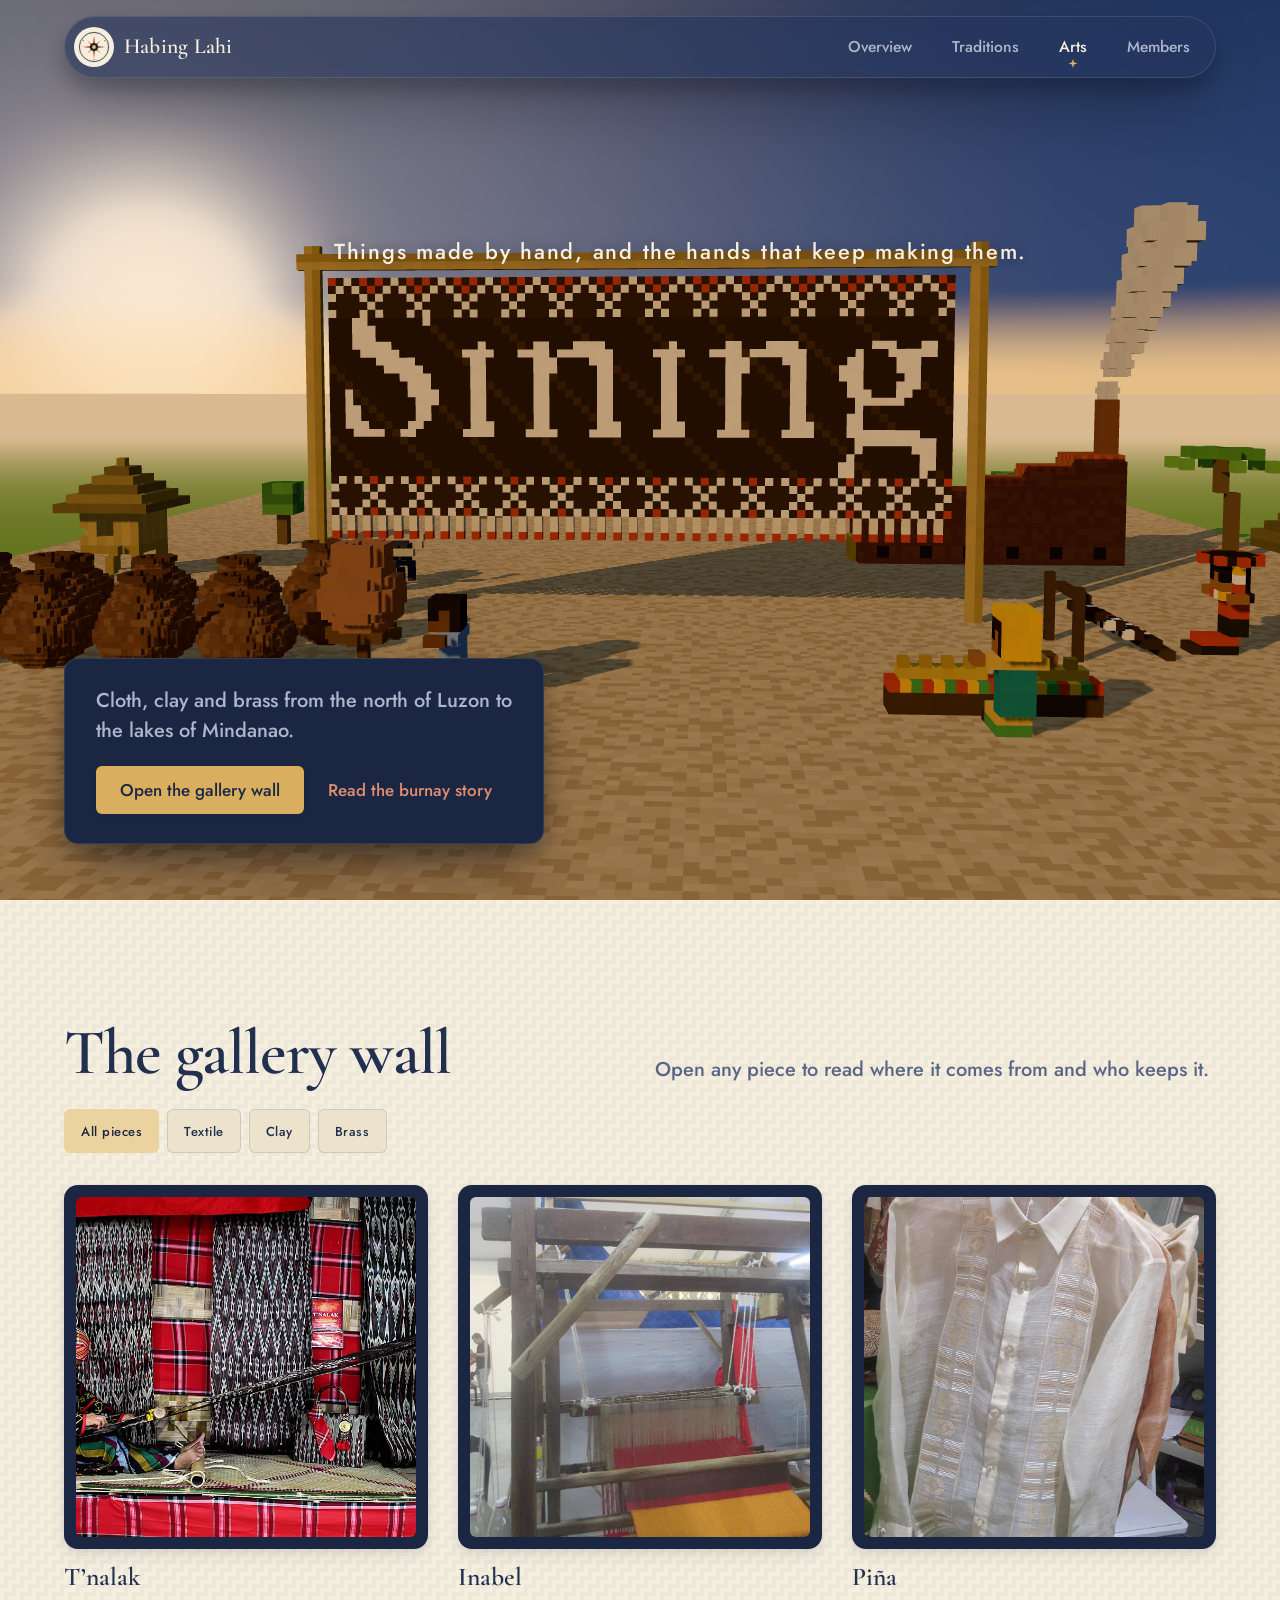
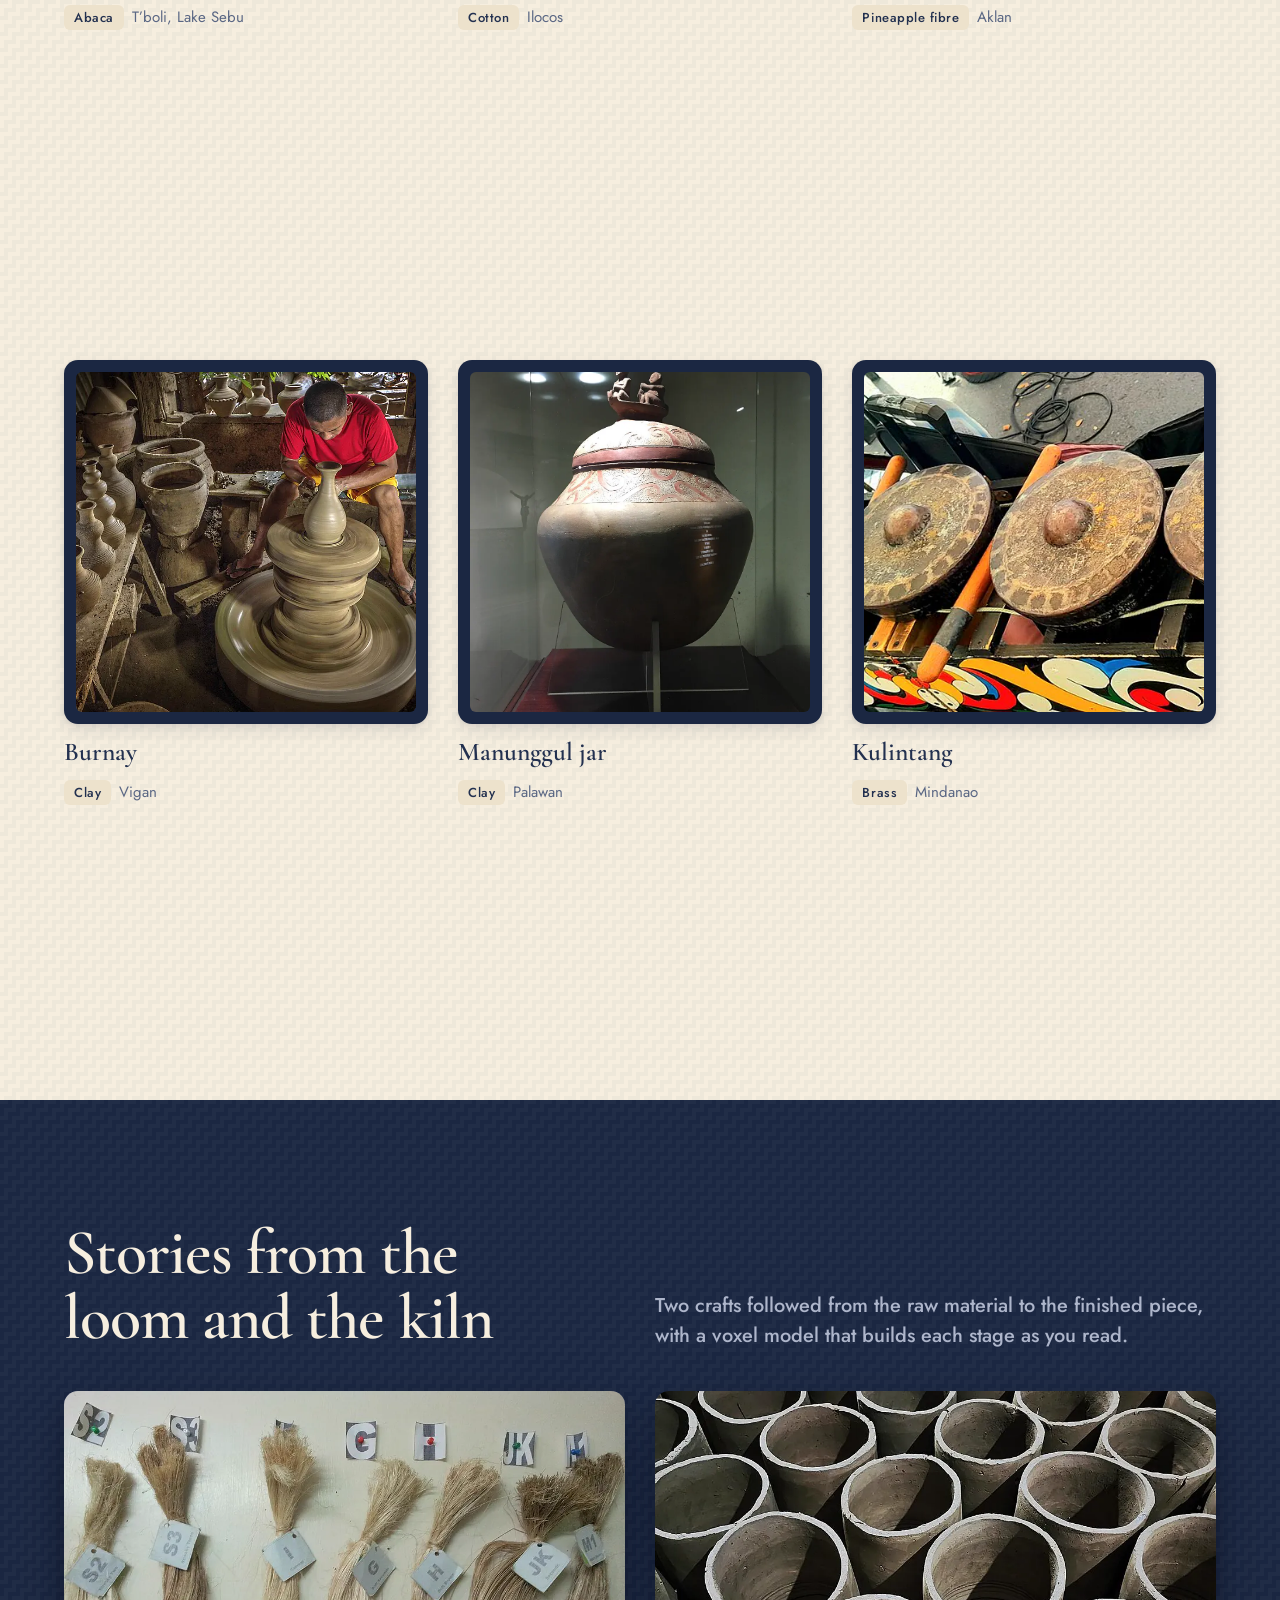
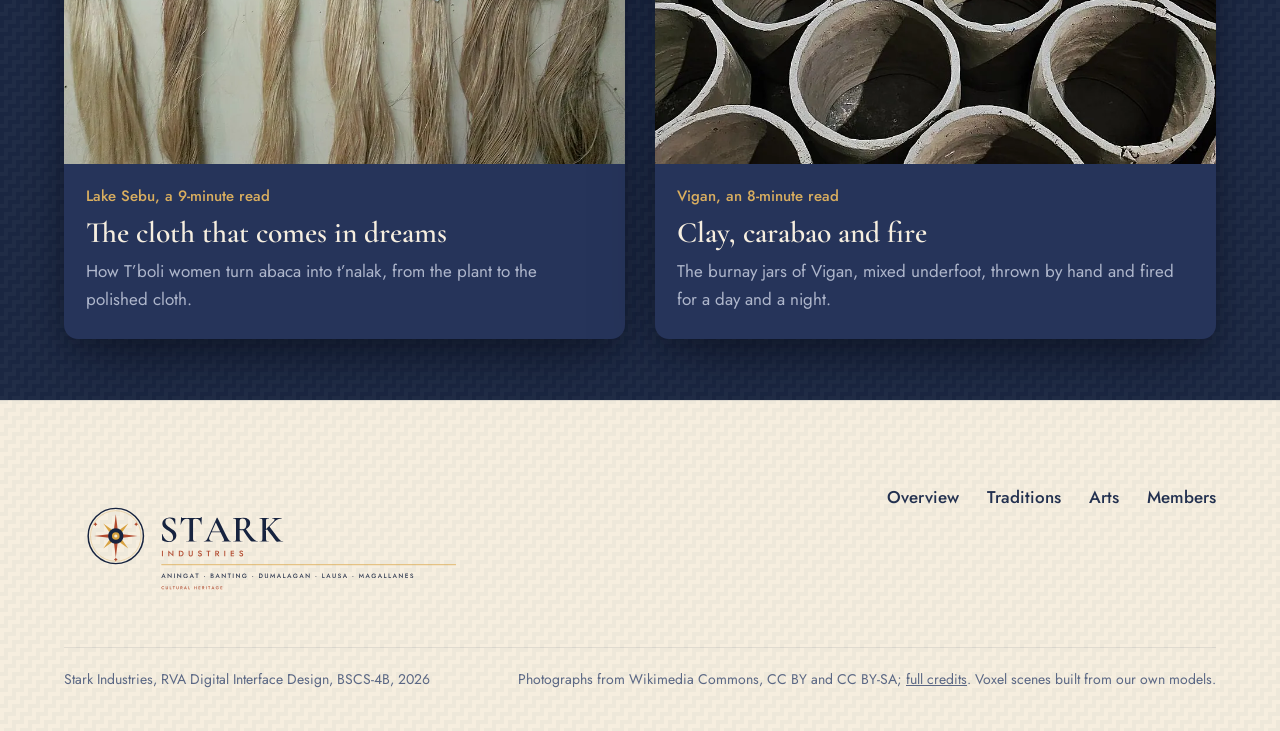
<file: site/mockups/arts-b.html>
<!doctype html>
<html lang="en">
<head>
<meta charset="utf-8">
<meta name="viewport" content="width=device-width, initial-scale=1">
<title>Sining, mockup B: the word woven in — Habing Lahi</title>
<meta name="description" content="Mockup B for Arts: the word Sining woven into a t’nalak cloth hanging in a workshop yard of jars, kiln, loom and gongs.">
<meta name="theme-color" content="#1b2742">
<link rel="icon" href="../assets/logos/heritage-icon.svg" type="image/svg+xml">
<link rel="preconnect" href="https://fonts.googleapis.com">
<link rel="preconnect" href="https://fonts.gstatic.com" crossorigin>
<link href="https://fonts.googleapis.com/css2?family=Cormorant+Garamond:ital,wght@0,500;0,600;1,600&family=Jost:wght@400;500&display=swap" rel="stylesheet">
<link rel="stylesheet" href="../css/site.css">
<link rel="stylesheet" href="mockups.css">
<link rel="modulepreload" href="../js/vendor/three.module.min.js">
<script src="../js/site.js" defer></script>
</head>
<body>
<a class="skip" href="#main">Skip to content</a>

<header class="site-nav">
  <a class="brand" href="../index.html" aria-label="Habing Lahi, home">
    <img class="brand__chip" src="../assets/logos/heritage-icon.svg" alt="" width="40" height="40">
    <span class="brand__name" lang="fil">Habing Lahi</span>
  </a>
  <nav aria-label="Main">
    <ul class="nav-links">
      <li><a href="../index.html"><svg viewBox="0 0 24 24" fill="none" stroke="currentColor" stroke-width="1.6" stroke-linecap="round" stroke-linejoin="round" aria-hidden="true"><path d="M12 3v3M12 18v3M3 12h3M18 12h3M5.6 5.6l2.1 2.1M16.3 16.3l2.1 2.1M5.6 18.4l2.1-2.1M16.3 7.7l2.1-2.1"/><circle cx="12" cy="12" r="3.2"/></svg>Overview</a></li>
      <li><a href="../traditions.html"><svg viewBox="0 0 24 24" fill="none" stroke="currentColor" stroke-width="1.6" stroke-linecap="round" stroke-linejoin="round" aria-hidden="true"><rect x="3.5" y="5" width="17" height="15" rx="2"/><path d="M3.5 10h17M8 3v4M16 3v4"/></svg>Traditions</a></li>
      <li><a href="../arts.html" aria-current="page"><svg viewBox="0 0 24 24" fill="none" stroke="currentColor" stroke-width="1.6" stroke-linecap="round" stroke-linejoin="round" aria-hidden="true"><path d="M7 20c-1.5-2-2-4.5-1-7 .8-2 2.5-3 2.5-5V5h7v3c0 2 1.7 3 2.5 5 1 2.5.5 5-1 7z"/><path d="M8.5 8h7"/></svg>Arts</a></li>
      <li><a href="../members.html"><svg viewBox="0 0 24 24" fill="none" stroke="currentColor" stroke-width="1.6" stroke-linecap="round" stroke-linejoin="round" aria-hidden="true"><circle cx="8" cy="9" r="3"/><circle cx="16.5" cy="9" r="3"/><path d="M2.5 20c.6-3.2 2.8-5 5.5-5s4.9 1.8 5.5 5M11 20c.6-3.2 2.8-5 5.5-5s4.9 1.8 5.5 5"/></svg>Members</a></li>
    </ul>
  </nav>
</header>

<main id="main">

<section class="mk-hero mk-hero--world" data-scene aria-labelledby="a-title">
  <canvas aria-hidden="true"></canvas>
  <h1 id="a-title" class="mk-motto reveal" style="--delay:200ms">Things made by hand, and the hands that keep making them.<span class="visually-hidden"> <span lang="fil">Sining</span>.</span></h1>
  <div class="mk-panel dark reveal" style="--delay:350ms">
    <p>Cloth, clay and brass from the north of Luzon to the lakes of Mindanao.</p>
    <div class="mk-actions"><a class="btn" href="#wall">Open the gallery wall</a><a class="link" href="../story-burnay.html">Read the burnay story</a></div>
  </div>
</section>

<section class="mk-sec g2" id="wall" style="--h:2" aria-labelledby="wall-title">
  <div class="wrap">
    <div>
      <div class="mk-head">
        <h2 id="wall-title">The gallery wall</h2>
        <p class="lead muted">Open any piece to read where it comes from and who keeps it.</p>
      </div>
      <div class="chips" role="group" aria-label="Show material">
        <button class="chip" type="button" data-material="all" aria-pressed="true">All pieces</button>
        <button class="chip" type="button" data-material="textile" aria-pressed="false">Textile</button>
        <button class="chip" type="button" data-material="clay" aria-pressed="false">Clay</button>
        <button class="chip" type="button" data-material="brass" aria-pressed="false">Brass</button>
      </div>
      <div class="wall mk-wall mk-wall--1">
        <button class="art" id="tnalak" type="button" data-mat="textile" aria-haspopup="dialog">
          <span class="art__frame"><img src="../assets/img/photo-f185527484-960.webp" alt="T’boli weaver at a backstrap loom, black and red t’nalak cloths hanging behind her" width="960" height="640" loading="lazy"></span>
          <span class="art__name">T’nalak</span>
          <span class="art__meta"><span class="tag">Abaca</span> T’boli, Lake Sebu</span>
          <template><h2 style="font-size:var(--t-1)">T’nalak</h2><p>T’boli weaver at a backstrap loom, black and red t’nalak cloths hanging behind her.</p></template>
        </button>
        <button class="art" id="inabel" type="button" data-mat="textile" aria-haspopup="dialog">
          <span class="art__frame"><img src="../assets/img/photo-f201577316-960.webp" alt="Wooden floor loom with red and saffron cotton cloth half woven on it" width="960" height="1157" loading="lazy"></span>
          <span class="art__name"><span lang="fil">Inabel</span></span>
          <span class="art__meta"><span class="tag">Cotton</span> Ilocos</span>
          <template><h2 style="font-size:var(--t-1)">Inabel</h2><p>Wooden floor loom with red and saffron cotton cloth half woven on it.</p></template>
        </button>
        <button class="art" id="pina" type="button" data-mat="textile" aria-haspopup="dialog">
          <span class="art__frame"><img src="../assets/img/photo-f154924372-960.webp" alt="Sheer cream piña barong with embroidered panels on a hanger" width="960" height="1391" loading="lazy"></span>
          <span class="art__name"><span lang="fil">Piña</span></span>
          <span class="art__meta"><span class="tag">Pineapple fibre</span> Aklan</span>
          <template><h2 style="font-size:var(--t-1)">Piña</h2><p>Sheer cream piña barong with embroidered panels on a hanger.</p></template>
        </button>
      </div>
    </div>
    <div class="mk-row2">
      <div class="wall mk-wall">
        <button class="art" id="burnay" type="button" data-mat="clay" aria-haspopup="dialog">
          <span class="art__frame"><img src="../assets/img/photo-f146938627-960.webp" alt="Potter shaping a tall clay jar on a wheel, finished burnay jars on shelves around him" width="960" height="623" loading="lazy"></span>
          <span class="art__name"><span lang="fil">Burnay</span></span>
          <span class="art__meta"><span class="tag">Clay</span> Vigan</span>
          <template><h2 style="font-size:var(--t-1)">Burnay</h2><p>Potter shaping a tall clay jar on a wheel, finished burnay jars on shelves around him.</p></template>
        </button>
        <button class="art" id="manunggul" type="button" data-mat="clay" aria-haspopup="dialog">
          <span class="art__frame"><img src="../assets/img/photo-f82346812-960.webp" alt="The Manunggul burial jar in a museum case, two small figures in a boat on its lid" width="960" height="1280" loading="lazy"></span>
          <span class="art__name">Manunggul jar</span>
          <span class="art__meta"><span class="tag">Clay</span> Palawan</span>
          <template><h2 style="font-size:var(--t-1)">Manunggul jar</h2><p>The Manunggul burial jar in a museum case, two small figures in a boat on its lid.</p></template>
        </button>
        <button class="art" id="kulintang" type="button" data-mat="brass" aria-haspopup="dialog">
          <span class="art__frame"><img src="../assets/img/photo-f185334698-960.webp" alt="A row of five bossed brass kulintang gongs on a painted wooden frame" width="960" height="419" loading="lazy"></span>
          <span class="art__name"><span lang="fil">Kulintang</span></span>
          <span class="art__meta"><span class="tag">Brass</span> Mindanao</span>
          <template><h2 style="font-size:var(--t-1)">Kulintang</h2><p>A row of five bossed brass kulintang gongs on a painted wooden frame.</p></template>
        </button>
      </div>
    </div>
  </div>
</section>

<section class="mk-sec dark stories" aria-labelledby="stories-title">
  <div class="wrap">
    <div class="mk-head">
      <h2 id="stories-title">Stories from the loom and the kiln</h2>
      <p class="lead muted">Two crafts followed from the raw material to the finished piece, with a voxel model that builds each stage as you read.</p>
    </div>
    <div class="mk-stories">
      <a class="story-card" href="../story-tnalak.html">
        <span class="story-card__img"><img src="../assets/img/photo-f27708052-960.webp" alt="Bundles of pale, combed abaca fibre hanging side by side" width="960" height="640" loading="lazy"></span>
        <span class="story-card__body">
          <span class="story-card__meta">Lake Sebu, a 9-minute read</span>
          <span class="story-card__title">The cloth that comes in dreams</span>
          <span class="muted">How T’boli women turn abaca into t’nalak, from the plant to the polished cloth.</span>
        </span>
      </a>
      <a class="story-card" href="../story-burnay.html">
        <span class="story-card__img"><img src="../assets/img/photo-f154542548-960.webp" alt="Rows of unglazed burnay clay jars drying side by side in a Vigan workshop" width="960" height="1280" loading="lazy"></span>
        <span class="story-card__body">
          <span class="story-card__meta">Vigan, an 8-minute read</span>
          <span class="story-card__title">Clay, carabao and fire</span>
          <span class="muted">The burnay jars of Vigan, mixed underfoot, thrown by hand and fired for a day and a night.</span>
        </span>
      </a>
    </div>
  </div>
</section>

<dialog class="viewer" aria-label="Artwork details">
  <button class="viewer__close" type="button" aria-label="Close"><svg width="18" height="18" viewBox="0 0 24 24" fill="none" stroke="currentColor" stroke-width="2" stroke-linecap="round" aria-hidden="true"><path d="M6 6l12 12M18 6L6 18"/></svg></button>
  <div class="viewer__grid"><img alt="" width="960" height="1200"><div class="viewer__body"></div></div>
</dialog>

</main>

<footer class="site-foot">
  <div class="wrap">
    <div class="site-foot__grid">
      <img class="site-foot__logo" src="../assets/logos/heritage-final.svg" alt="Stark Industries cultural heritage logo" width="420" height="126" loading="lazy">
      <nav aria-label="Footer">
        <ul>
          <li><a href="../index.html">Overview</a></li>
          <li><a href="../traditions.html">Traditions</a></li>
          <li><a href="../arts.html">Arts</a></li>
          <li><a href="../members.html">Members</a></li>
        </ul>
      </nav>
    </div>
    <div class="credits">
      <p>Stark Industries, RVA Digital Interface Design, BSCS-4B, 2026</p>
      <p>Photographs from Wikimedia Commons, CC BY and CC BY-SA; <a href="../credits.html">full credits</a>. Voxel scenes built from our own models.</p>
    </div>
  </div>
</footer>

<script type="module">
  import { artsYard } from './scenes.js';
  const hero = document.querySelector('[data-scene]');
  const motto = hero.querySelector('.mk-motto');
  artsYard(hero.querySelector('canvas'), {
    onWord: (b) => { if (!motto) return; motto.style.left = Math.round(b.x0 + 6) + 'px'; motto.style.top = Math.round(b.y0 - motto.offsetHeight - 10) + 'px'; },
  }).catch(() => hero.classList.add('is-still'));
</script>
</body>
</html>
</file>
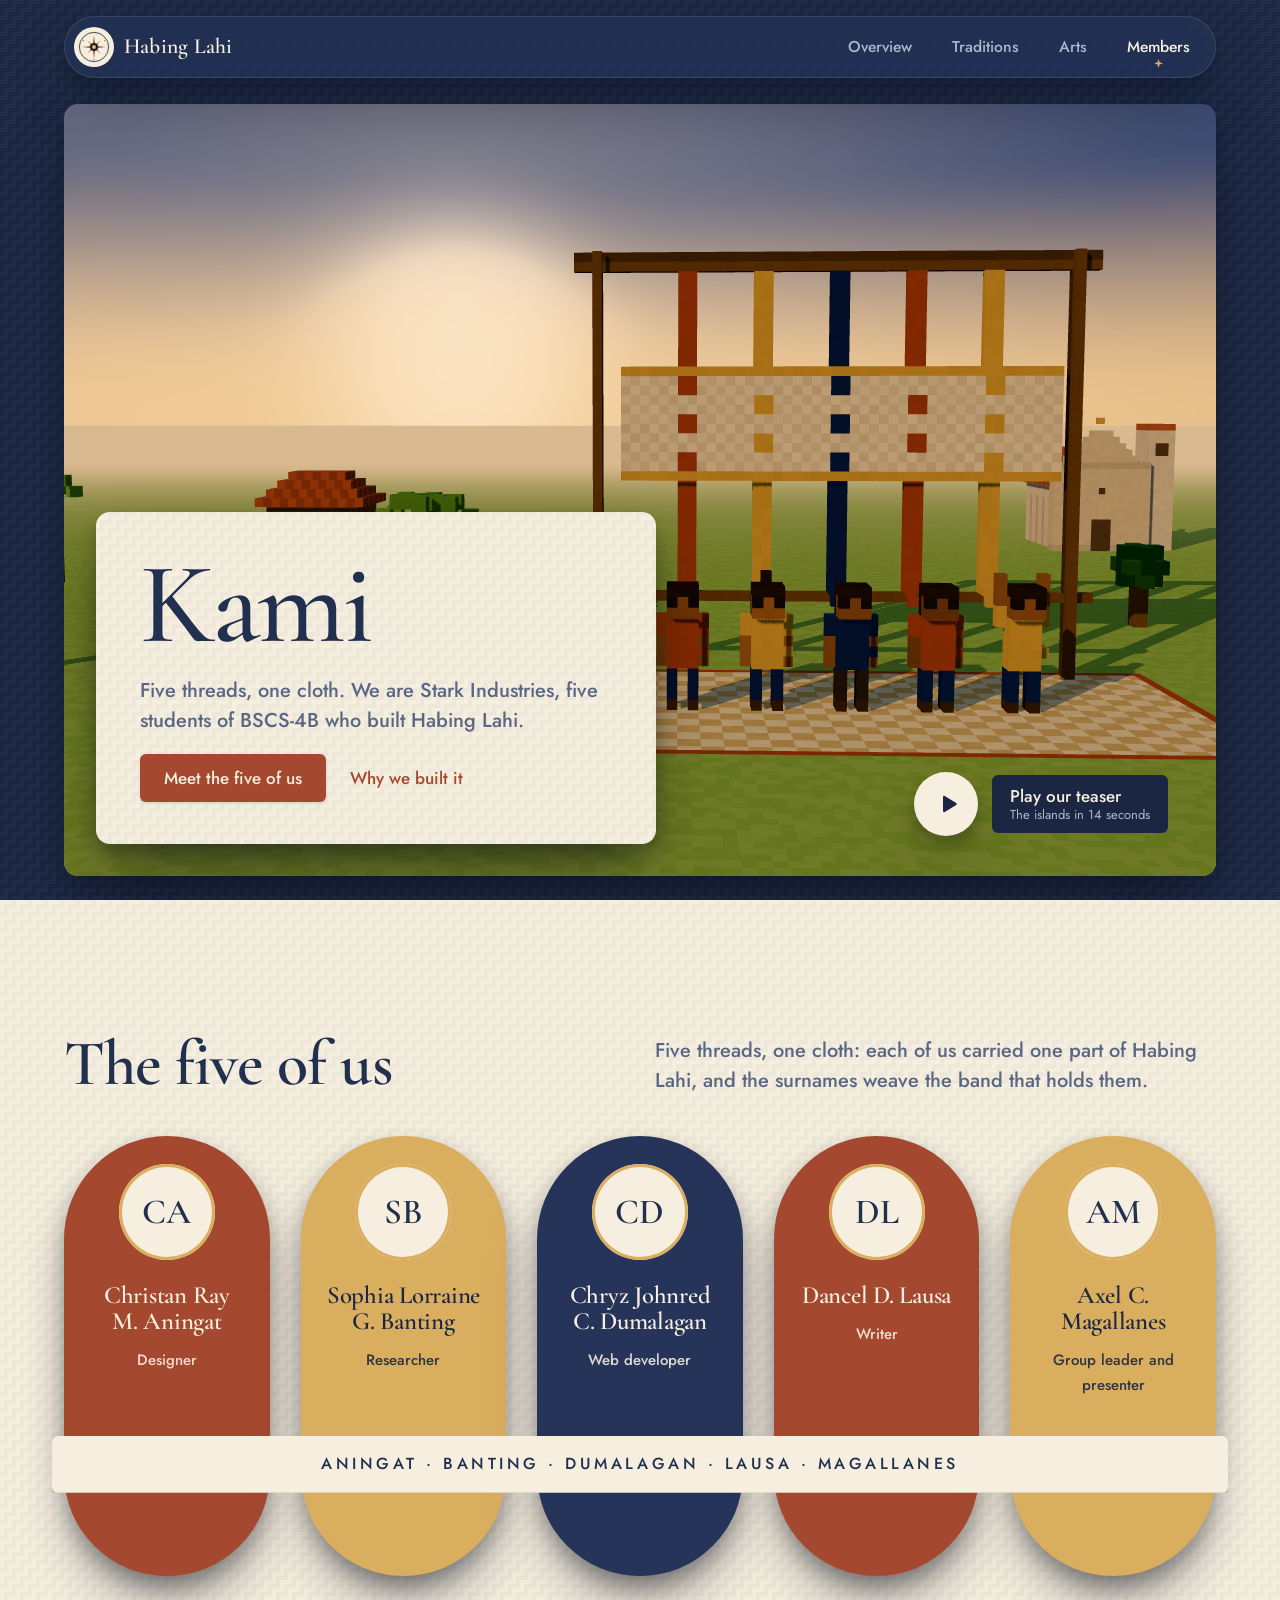
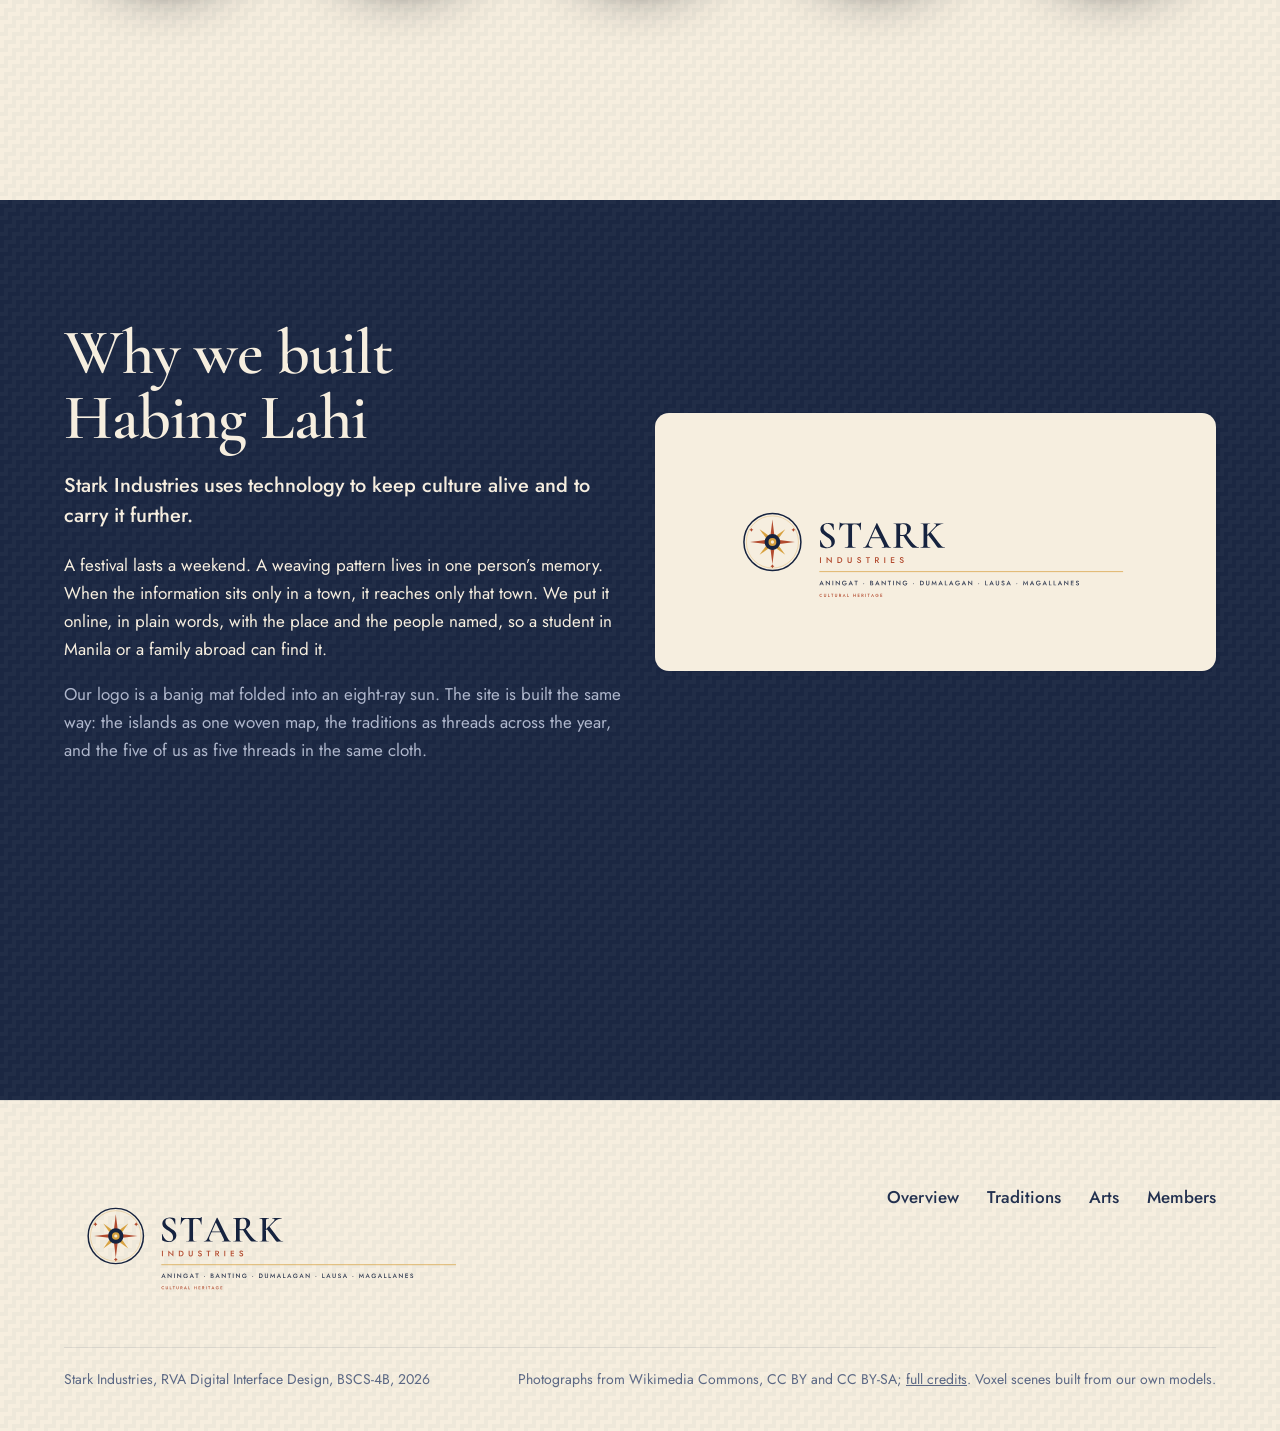
<file: site/mockups/members-a.html>
<!doctype html>
<html lang="en">
<head>
<meta charset="utf-8">
<meta name="viewport" content="width=device-width, initial-scale=1">
<title>Kami, mockup A: five threads on one loom — Habing Lahi</title>
<meta name="description" content="Mockup A for Members: the five of us at an upright loom, each under a thread in our colour, a woven band across them.">
<meta name="theme-color" content="#1b2742">
<link rel="icon" href="../assets/logos/heritage-icon.svg" type="image/svg+xml">
<link rel="preconnect" href="https://fonts.googleapis.com">
<link rel="preconnect" href="https://fonts.gstatic.com" crossorigin>
<link href="https://fonts.googleapis.com/css2?family=Cormorant+Garamond:ital,wght@0,500;0,600;1,600&family=Jost:wght@400;500&display=swap" rel="stylesheet">
<link rel="stylesheet" href="../css/site.css">
<link rel="stylesheet" href="mockups.css">
<link rel="modulepreload" href="../js/vendor/three.module.min.js">
<script src="../js/site.js" defer></script>
</head>
<body>
<a class="skip" href="#main">Skip to content</a>

<header class="site-nav">
  <a class="brand" href="../index.html" aria-label="Habing Lahi, home">
    <img class="brand__chip" src="../assets/logos/heritage-icon.svg" alt="" width="40" height="40">
    <span class="brand__name" lang="fil">Habing Lahi</span>
  </a>
  <nav aria-label="Main">
    <ul class="nav-links">
      <li><a href="../index.html"><svg viewBox="0 0 24 24" fill="none" stroke="currentColor" stroke-width="1.6" stroke-linecap="round" stroke-linejoin="round" aria-hidden="true"><path d="M12 3v3M12 18v3M3 12h3M18 12h3M5.6 5.6l2.1 2.1M16.3 16.3l2.1 2.1M5.6 18.4l2.1-2.1M16.3 7.7l2.1-2.1"/><circle cx="12" cy="12" r="3.2"/></svg>Overview</a></li>
      <li><a href="../traditions.html"><svg viewBox="0 0 24 24" fill="none" stroke="currentColor" stroke-width="1.6" stroke-linecap="round" stroke-linejoin="round" aria-hidden="true"><rect x="3.5" y="5" width="17" height="15" rx="2"/><path d="M3.5 10h17M8 3v4M16 3v4"/></svg>Traditions</a></li>
      <li><a href="../arts.html"><svg viewBox="0 0 24 24" fill="none" stroke="currentColor" stroke-width="1.6" stroke-linecap="round" stroke-linejoin="round" aria-hidden="true"><path d="M7 20c-1.5-2-2-4.5-1-7 .8-2 2.5-3 2.5-5V5h7v3c0 2 1.7 3 2.5 5 1 2.5.5 5-1 7z"/><path d="M8.5 8h7"/></svg>Arts</a></li>
      <li><a href="../members.html" aria-current="page"><svg viewBox="0 0 24 24" fill="none" stroke="currentColor" stroke-width="1.6" stroke-linecap="round" stroke-linejoin="round" aria-hidden="true"><circle cx="8" cy="9" r="3"/><circle cx="16.5" cy="9" r="3"/><path d="M2.5 20c.6-3.2 2.8-5 5.5-5s4.9 1.8 5.5 5M11 20c.6-3.2 2.8-5 5.5-5s4.9 1.8 5.5 5"/></svg>Members</a></li>
    </ul>
  </nav>
</header>

<main id="main">

<section class="mk-hero mk-hero--film dark" data-scene aria-labelledby="m-title">
  <div class="wrap">
    <div class="mk-frame mk-frame--sky">
      <canvas aria-hidden="true"></canvas>
      <div class="mk-frame__box reveal" style="--delay:200ms">
        <h1 id="m-title"><span lang="fil">Kami</span></h1>
        <p class="lead">Five threads, one cloth. We are Stark Industries, five students of BSCS&#8209;4B who built Habing Lahi.</p>
        <div class="mk-actions"><a class="btn" href="#threads">Meet the five of us</a><a class="link" href="#why">Why we built it</a></div>
      </div>
      <a class="mk-play" href="../../video/renders/video_2026-11-18_21-29-58.mp4">
        <span class="mk-play__disc"><svg viewBox="0 0 18 18" aria-hidden="true"><path d="M4.5 2.6v12.8c0 .8.9 1.3 1.6.9l10.3-6.4c.6-.4.6-1.3 0-1.7L6.1 1.7c-.7-.4-1.6.1-1.6.9Z" fill="currentColor"/></svg></span>
        <span class="mk-play__label">Play our teaser<small>The islands in 14 seconds</small></span>
      </a>
    </div>
  </div>
</section>

<section class="mk-sec" id="threads" aria-labelledby="threads-title">
  <div class="wrap">
    <div class="mk-head">
      <h2 id="threads-title">The five of us</h2>
      <p class="lead muted">Five threads, one cloth: each of us carried one part of Habing Lahi, and the surnames weave the band that holds them.</p>
    </div>
    <div class="loom" data-moment>
      <article class="thread thread--clay" style="--n:0"><span class="mono" aria-hidden="true">CA</span><h3>Christan Ray M. Aningat</h3><p class="role">Designer</p></article>
      <article class="thread thread--gold" style="--n:1"><span class="mono" aria-hidden="true">SB</span><h3>Sophia Lorraine G. Banting</h3><p class="role">Researcher</p></article>
      <article class="thread thread--indigo" style="--n:2"><span class="mono" aria-hidden="true">CD</span><h3>Chryz Johnred C. Dumalagan</h3><p class="role">Web developer</p></article>
      <article class="thread thread--clay" style="--n:3"><span class="mono" aria-hidden="true">DL</span><h3>Dancel D. Lausa</h3><p class="role">Writer</p></article>
      <article class="thread thread--gold" style="--n:4"><span class="mono" aria-hidden="true">AM</span><h3>Axel C. Magallanes</h3><p class="role">Group leader and presenter</p></article>
      <p class="weft">ANINGAT · BANTING · DUMALAGAN · LAUSA · MAGALLANES</p>
    </div>
  </div>
</section>

<section class="mk-sec dark" id="why" aria-labelledby="why-title">
  <div class="wrap mk-why">
    <div class="prose">
      <h2 id="why-title">Why we built Habing Lahi</h2>
      <p class="lead" style="margin-top:20px">Stark Industries uses technology to keep culture alive and to carry it further.</p>
      <p style="margin-top:20px">A festival lasts a weekend. A weaving pattern lives in one person’s memory. When the information sits only in a town, it reaches only that town. We put it online, in plain words, with the place and the people named, so a student in Manila or a family abroad can find it.</p>
      <p class="muted">Our logo is a banig mat folded into an eight-ray sun. The site is built the same way: the islands as one woven map, the traditions as threads across the year, and the five of us as five threads in the same cloth.</p>
    </div>
    <div class="lockup"><img src="../assets/logos/heritage-final.svg" alt="Stark Industries cultural heritage lockup: the woven sun beside the wordmark and the five surnames of the group" width="1200" height="360" loading="lazy"></div>
  </div>
</section>

</main>

<footer class="site-foot">
  <div class="wrap">
    <div class="site-foot__grid">
      <img class="site-foot__logo" src="../assets/logos/heritage-final.svg" alt="Stark Industries cultural heritage logo" width="420" height="126" loading="lazy">
      <nav aria-label="Footer">
        <ul>
          <li><a href="../index.html">Overview</a></li>
          <li><a href="../traditions.html">Traditions</a></li>
          <li><a href="../arts.html">Arts</a></li>
          <li><a href="../members.html">Members</a></li>
        </ul>
      </nav>
    </div>
    <div class="credits">
      <p>Stark Industries, RVA Digital Interface Design, BSCS-4B, 2026</p>
      <p>Photographs from Wikimedia Commons, CC BY and CC BY-SA; <a href="../credits.html">full credits</a>. Voxel scenes built from our own models.</p>
    </div>
  </div>
</footer>

<script type="module">
  import { membersLoom } from './scenes.js';
  const hero = document.querySelector('[data-scene]');
  const motto = hero.querySelector('.mk-motto');
  membersLoom(hero.querySelector('canvas'), {
    onWord: (b) => { if (!motto) return; motto.style.left = Math.round(b.x0 + 6) + 'px'; motto.style.top = Math.round(b.y0 - motto.offsetHeight - 10) + 'px'; },
  }).catch(() => hero.classList.add('is-still'));
</script>
</body>
</html>
</file>
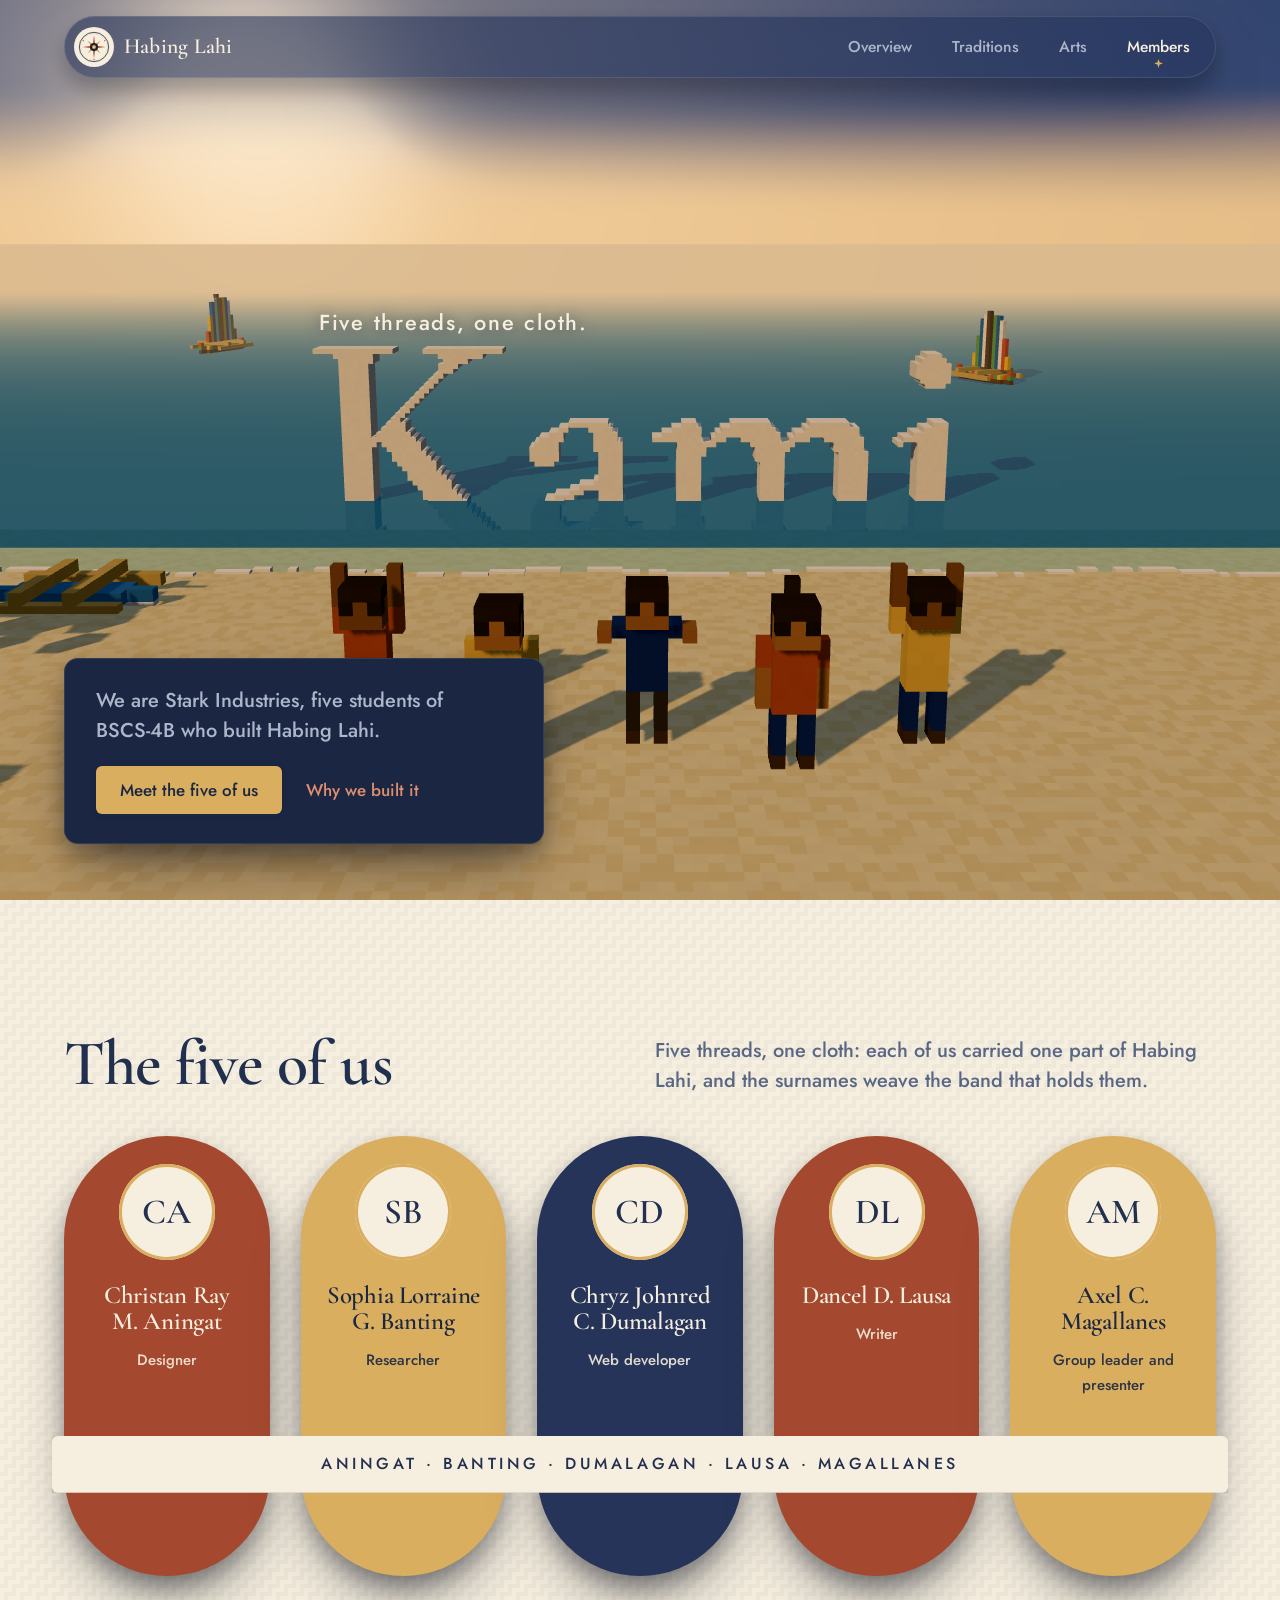
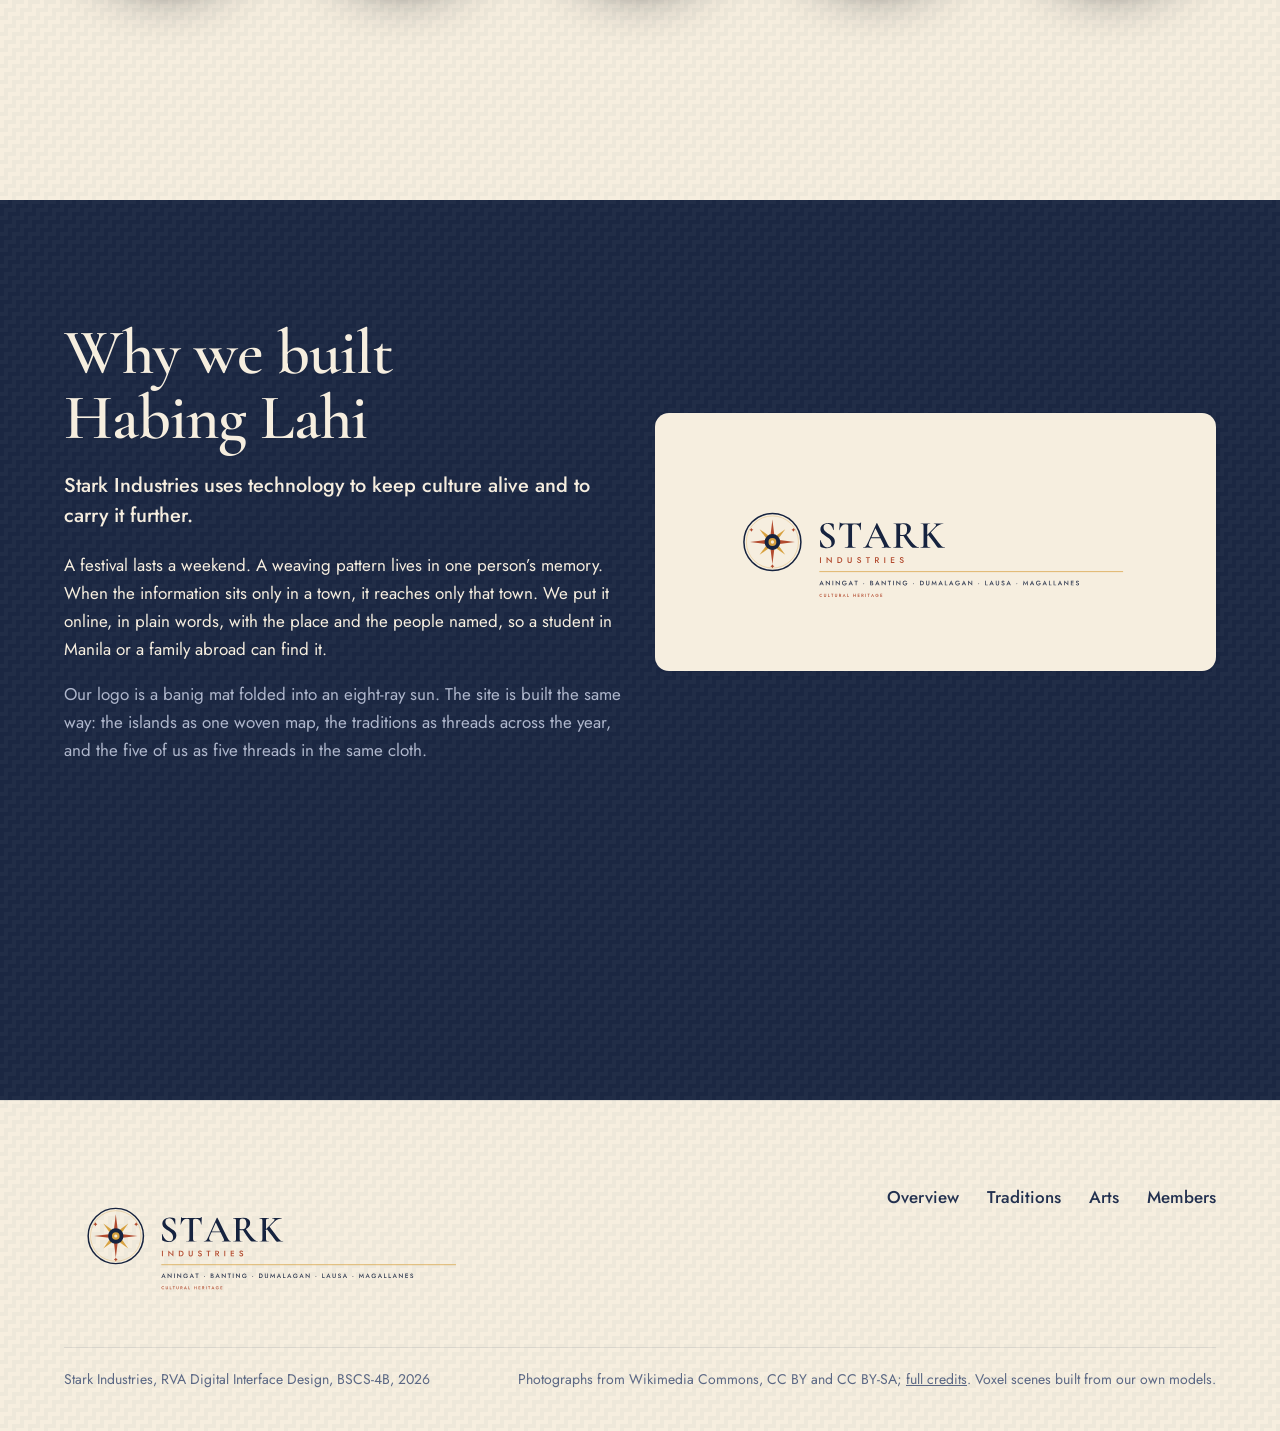
<file: site/mockups/members-b.html>
<!doctype html>
<html lang="en">
<head>
<meta charset="utf-8">
<meta name="viewport" content="width=device-width, initial-scale=1">
<title>Kami, mockup B: the word in the sea — Habing Lahi</title>
<meta name="description" content="Mockup B for Members: the word Kami stands in the sea like the Overview’s, the five of us waving from the shore.">
<meta name="theme-color" content="#1b2742">
<link rel="icon" href="../assets/logos/heritage-icon.svg" type="image/svg+xml">
<link rel="preconnect" href="https://fonts.googleapis.com">
<link rel="preconnect" href="https://fonts.gstatic.com" crossorigin>
<link href="https://fonts.googleapis.com/css2?family=Cormorant+Garamond:ital,wght@0,500;0,600;1,600&family=Jost:wght@400;500&display=swap" rel="stylesheet">
<link rel="stylesheet" href="../css/site.css">
<link rel="stylesheet" href="mockups.css">
<link rel="modulepreload" href="../js/vendor/three.module.min.js">
<script src="../js/site.js" defer></script>
</head>
<body>
<a class="skip" href="#main">Skip to content</a>

<header class="site-nav">
  <a class="brand" href="../index.html" aria-label="Habing Lahi, home">
    <img class="brand__chip" src="../assets/logos/heritage-icon.svg" alt="" width="40" height="40">
    <span class="brand__name" lang="fil">Habing Lahi</span>
  </a>
  <nav aria-label="Main">
    <ul class="nav-links">
      <li><a href="../index.html"><svg viewBox="0 0 24 24" fill="none" stroke="currentColor" stroke-width="1.6" stroke-linecap="round" stroke-linejoin="round" aria-hidden="true"><path d="M12 3v3M12 18v3M3 12h3M18 12h3M5.6 5.6l2.1 2.1M16.3 16.3l2.1 2.1M5.6 18.4l2.1-2.1M16.3 7.7l2.1-2.1"/><circle cx="12" cy="12" r="3.2"/></svg>Overview</a></li>
      <li><a href="../traditions.html"><svg viewBox="0 0 24 24" fill="none" stroke="currentColor" stroke-width="1.6" stroke-linecap="round" stroke-linejoin="round" aria-hidden="true"><rect x="3.5" y="5" width="17" height="15" rx="2"/><path d="M3.5 10h17M8 3v4M16 3v4"/></svg>Traditions</a></li>
      <li><a href="../arts.html"><svg viewBox="0 0 24 24" fill="none" stroke="currentColor" stroke-width="1.6" stroke-linecap="round" stroke-linejoin="round" aria-hidden="true"><path d="M7 20c-1.5-2-2-4.5-1-7 .8-2 2.5-3 2.5-5V5h7v3c0 2 1.7 3 2.5 5 1 2.5.5 5-1 7z"/><path d="M8.5 8h7"/></svg>Arts</a></li>
      <li><a href="../members.html" aria-current="page"><svg viewBox="0 0 24 24" fill="none" stroke="currentColor" stroke-width="1.6" stroke-linecap="round" stroke-linejoin="round" aria-hidden="true"><circle cx="8" cy="9" r="3"/><circle cx="16.5" cy="9" r="3"/><path d="M2.5 20c.6-3.2 2.8-5 5.5-5s4.9 1.8 5.5 5M11 20c.6-3.2 2.8-5 5.5-5s4.9 1.8 5.5 5"/></svg>Members</a></li>
    </ul>
  </nav>
</header>

<main id="main">

<section class="mk-hero mk-hero--world" data-scene aria-labelledby="m-title">
  <canvas aria-hidden="true"></canvas>
  <h1 id="m-title" class="mk-motto reveal" style="--delay:200ms">Five threads, one cloth.<span class="visually-hidden"> <span lang="fil">Kami</span>.</span></h1>
  <div class="mk-panel dark reveal" style="--delay:350ms">
    <p>We are Stark Industries, five students of BSCS&#8209;4B who built Habing Lahi.</p>
    <div class="mk-actions"><a class="btn" href="#threads">Meet the five of us</a><a class="link" href="#why">Why we built it</a></div>
  </div>
</section>

<section class="mk-sec" id="threads" aria-labelledby="threads-title">
  <div class="wrap">
    <div class="mk-head">
      <h2 id="threads-title">The five of us</h2>
      <p class="lead muted">Five threads, one cloth: each of us carried one part of Habing Lahi, and the surnames weave the band that holds them.</p>
    </div>
    <div class="loom" data-moment>
      <article class="thread thread--clay" style="--n:0"><span class="mono" aria-hidden="true">CA</span><h3>Christan Ray M. Aningat</h3><p class="role">Designer</p></article>
      <article class="thread thread--gold" style="--n:1"><span class="mono" aria-hidden="true">SB</span><h3>Sophia Lorraine G. Banting</h3><p class="role">Researcher</p></article>
      <article class="thread thread--indigo" style="--n:2"><span class="mono" aria-hidden="true">CD</span><h3>Chryz Johnred C. Dumalagan</h3><p class="role">Web developer</p></article>
      <article class="thread thread--clay" style="--n:3"><span class="mono" aria-hidden="true">DL</span><h3>Dancel D. Lausa</h3><p class="role">Writer</p></article>
      <article class="thread thread--gold" style="--n:4"><span class="mono" aria-hidden="true">AM</span><h3>Axel C. Magallanes</h3><p class="role">Group leader and presenter</p></article>
      <p class="weft">ANINGAT · BANTING · DUMALAGAN · LAUSA · MAGALLANES</p>
    </div>
  </div>
</section>

<section class="mk-sec dark" id="why" aria-labelledby="why-title">
  <div class="wrap mk-why">
    <div class="prose">
      <h2 id="why-title">Why we built Habing Lahi</h2>
      <p class="lead" style="margin-top:20px">Stark Industries uses technology to keep culture alive and to carry it further.</p>
      <p style="margin-top:20px">A festival lasts a weekend. A weaving pattern lives in one person’s memory. When the information sits only in a town, it reaches only that town. We put it online, in plain words, with the place and the people named, so a student in Manila or a family abroad can find it.</p>
      <p class="muted">Our logo is a banig mat folded into an eight-ray sun. The site is built the same way: the islands as one woven map, the traditions as threads across the year, and the five of us as five threads in the same cloth.</p>
    </div>
    <div class="lockup"><img src="../assets/logos/heritage-final.svg" alt="Stark Industries cultural heritage lockup: the woven sun beside the wordmark and the five surnames of the group" width="1200" height="360" loading="lazy"></div>
  </div>
</section>

</main>

<footer class="site-foot">
  <div class="wrap">
    <div class="site-foot__grid">
      <img class="site-foot__logo" src="../assets/logos/heritage-final.svg" alt="Stark Industries cultural heritage logo" width="420" height="126" loading="lazy">
      <nav aria-label="Footer">
        <ul>
          <li><a href="../index.html">Overview</a></li>
          <li><a href="../traditions.html">Traditions</a></li>
          <li><a href="../arts.html">Arts</a></li>
          <li><a href="../members.html">Members</a></li>
        </ul>
      </nav>
    </div>
    <div class="credits">
      <p>Stark Industries, RVA Digital Interface Design, BSCS-4B, 2026</p>
      <p>Photographs from Wikimedia Commons, CC BY and CC BY-SA; <a href="../credits.html">full credits</a>. Voxel scenes built from our own models.</p>
    </div>
  </div>
</footer>

<script type="module">
  import { membersShore } from './scenes.js';
  const hero = document.querySelector('[data-scene]');
  const motto = hero.querySelector('.mk-motto');
  membersShore(hero.querySelector('canvas'), {
    onWord: (b) => { if (!motto) return; motto.style.left = Math.round(b.x0 + 6) + 'px'; motto.style.top = Math.round(b.y0 - motto.offsetHeight - 10) + 'px'; },
  }).catch(() => hero.classList.add('is-still'));
</script>
</body>
</html>
</file>
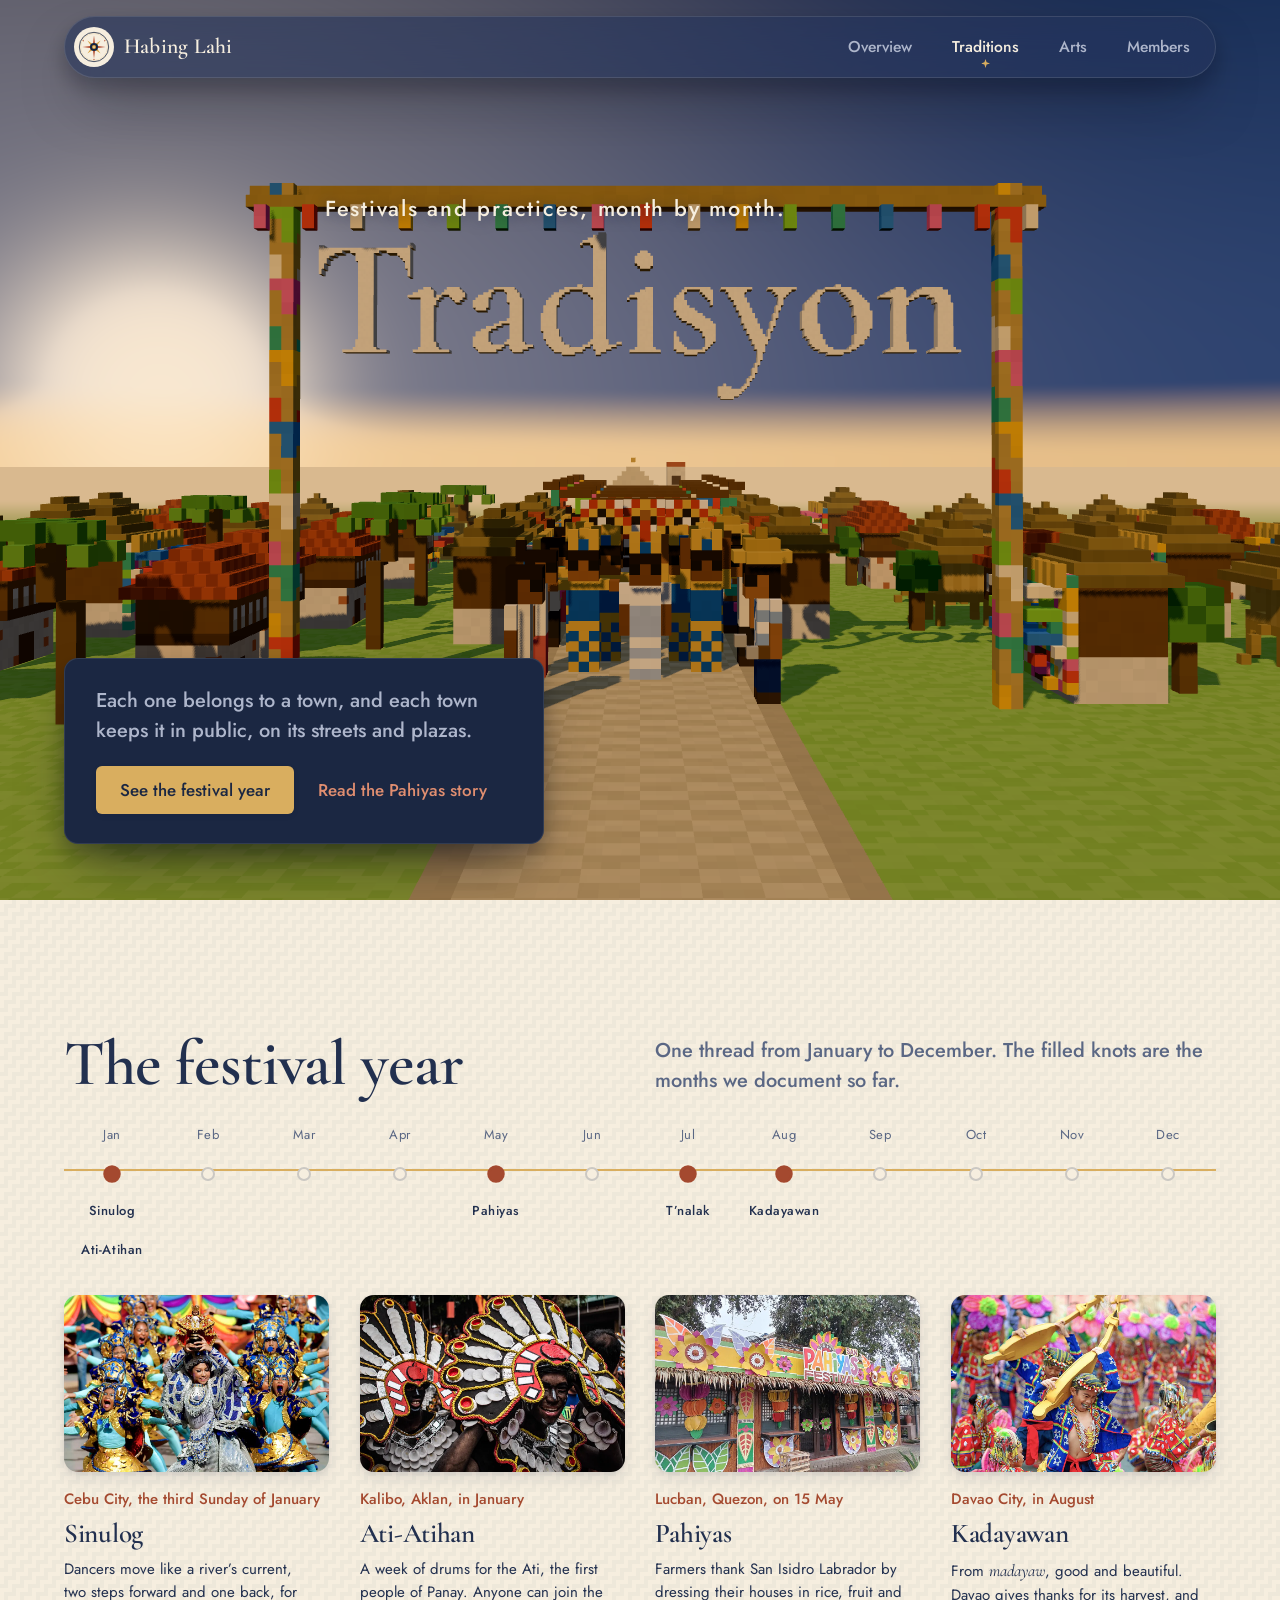
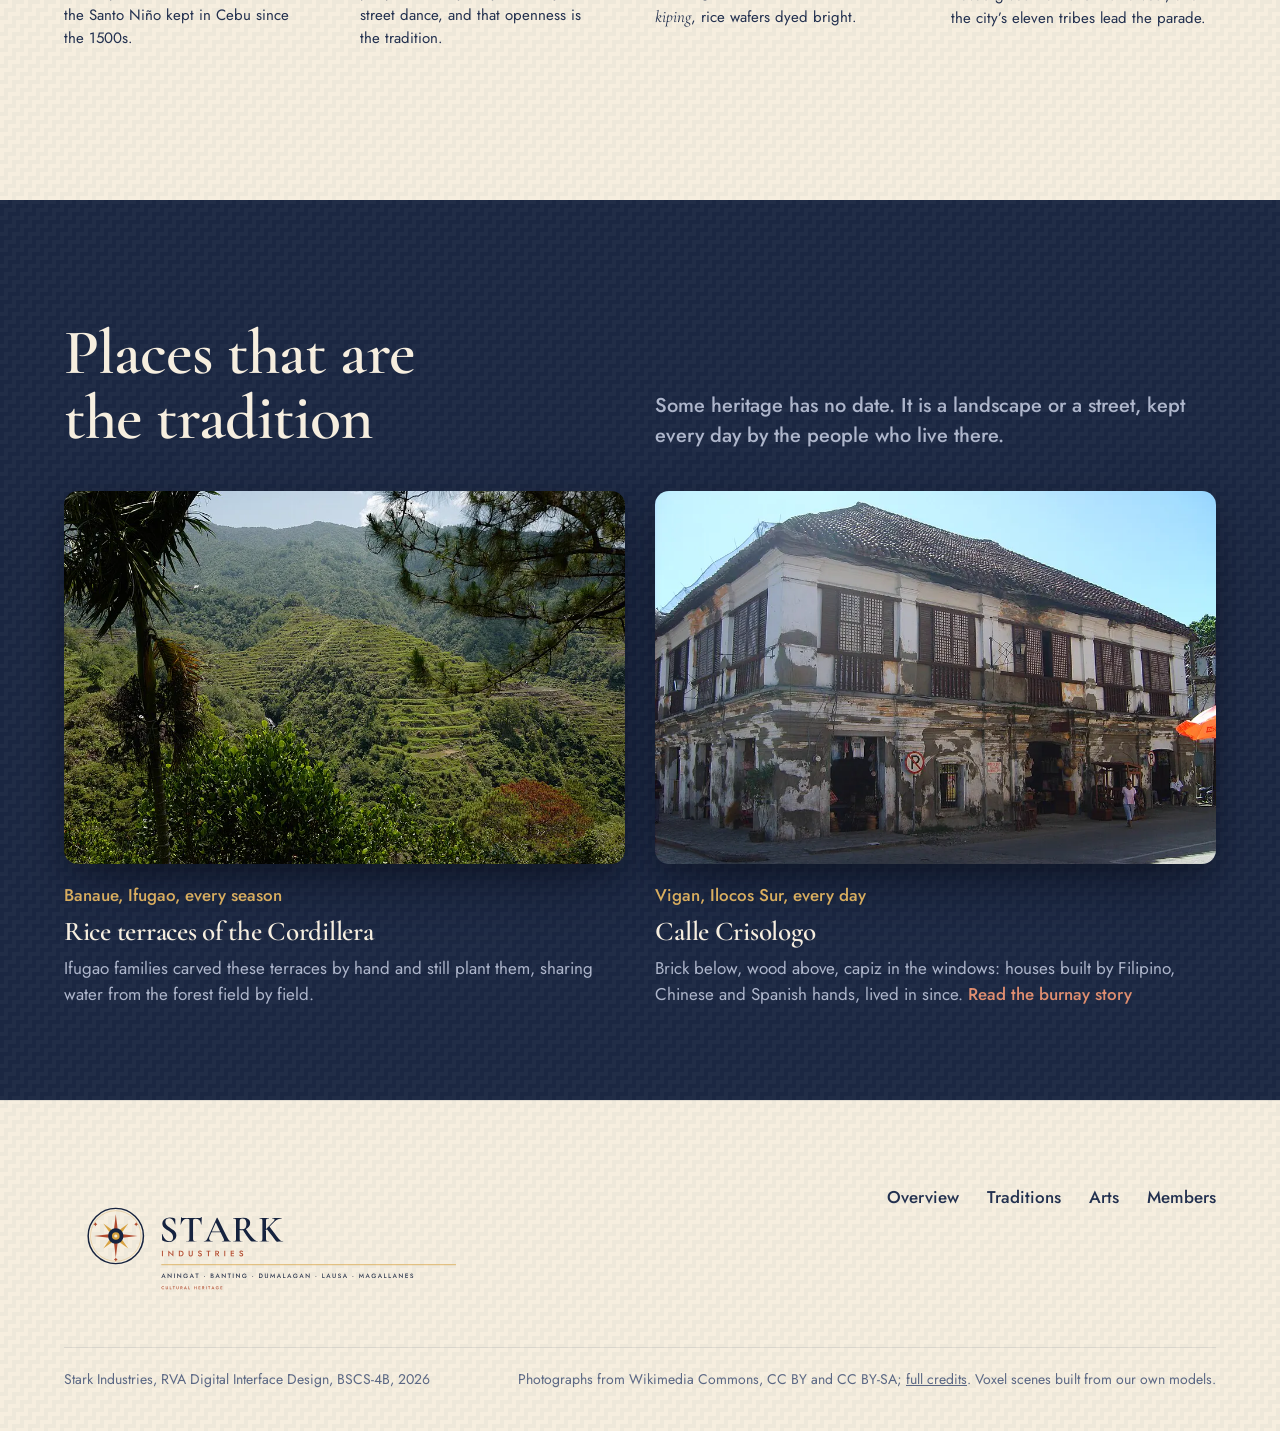
<file: site/mockups/traditions-a.html>
<!doctype html>
<html lang="en">
<head>
<meta charset="utf-8">
<meta name="viewport" content="width=device-width, initial-scale=1">
<title>Tradisyon, mockup A: the festival arch — Habing Lahi</title>
<meta name="description" content="Mockup A for Traditions: the word Tradisyon stands over Lucban’s street as a voxel festival arch, the procession passing under it.">
<meta name="theme-color" content="#1b2742">
<link rel="icon" href="../assets/logos/heritage-icon.svg" type="image/svg+xml">
<link rel="preconnect" href="https://fonts.googleapis.com">
<link rel="preconnect" href="https://fonts.gstatic.com" crossorigin>
<link href="https://fonts.googleapis.com/css2?family=Cormorant+Garamond:ital,wght@0,500;0,600;1,600&family=Jost:wght@400;500&display=swap" rel="stylesheet">
<link rel="stylesheet" href="../css/site.css">
<link rel="stylesheet" href="mockups.css">
<link rel="modulepreload" href="../js/vendor/three.module.min.js">
<script src="../js/site.js" defer></script>
</head>
<body>
<a class="skip" href="#main">Skip to content</a>

<header class="site-nav">
  <a class="brand" href="../index.html" aria-label="Habing Lahi, home">
    <img class="brand__chip" src="../assets/logos/heritage-icon.svg" alt="" width="40" height="40">
    <span class="brand__name" lang="fil">Habing Lahi</span>
  </a>
  <nav aria-label="Main">
    <ul class="nav-links">
      <li><a href="../index.html"><svg viewBox="0 0 24 24" fill="none" stroke="currentColor" stroke-width="1.6" stroke-linecap="round" stroke-linejoin="round" aria-hidden="true"><path d="M12 3v3M12 18v3M3 12h3M18 12h3M5.6 5.6l2.1 2.1M16.3 16.3l2.1 2.1M5.6 18.4l2.1-2.1M16.3 7.7l2.1-2.1"/><circle cx="12" cy="12" r="3.2"/></svg>Overview</a></li>
      <li><a href="../traditions.html" aria-current="page"><svg viewBox="0 0 24 24" fill="none" stroke="currentColor" stroke-width="1.6" stroke-linecap="round" stroke-linejoin="round" aria-hidden="true"><rect x="3.5" y="5" width="17" height="15" rx="2"/><path d="M3.5 10h17M8 3v4M16 3v4"/></svg>Traditions</a></li>
      <li><a href="../arts.html"><svg viewBox="0 0 24 24" fill="none" stroke="currentColor" stroke-width="1.6" stroke-linecap="round" stroke-linejoin="round" aria-hidden="true"><path d="M7 20c-1.5-2-2-4.5-1-7 .8-2 2.5-3 2.5-5V5h7v3c0 2 1.7 3 2.5 5 1 2.5.5 5-1 7z"/><path d="M8.5 8h7"/></svg>Arts</a></li>
      <li><a href="../members.html"><svg viewBox="0 0 24 24" fill="none" stroke="currentColor" stroke-width="1.6" stroke-linecap="round" stroke-linejoin="round" aria-hidden="true"><circle cx="8" cy="9" r="3"/><circle cx="16.5" cy="9" r="3"/><path d="M2.5 20c.6-3.2 2.8-5 5.5-5s4.9 1.8 5.5 5M11 20c.6-3.2 2.8-5 5.5-5s4.9 1.8 5.5 5"/></svg>Members</a></li>
    </ul>
  </nav>
</header>

<main id="main">

<section class="mk-hero mk-hero--world" data-scene aria-labelledby="t-title">
  <canvas aria-hidden="true"></canvas>
  <h1 id="t-title" class="mk-motto reveal" style="--delay:200ms">Festivals and practices, month by month.<span class="visually-hidden"> <span lang="fil">Tradisyon</span>.</span></h1>
  <div class="mk-panel dark reveal" style="--delay:350ms">
    <p>Each one belongs to a town, and each town keeps it in public, on its streets and plazas.</p>
    <div class="mk-actions"><a class="btn" href="#year">See the festival year</a><a class="link" href="../story-pahiyas.html">Read the Pahiyas story</a></div>
  </div>
</section>

<section class="mk-sec" id="year" aria-labelledby="year-title">
  <div class="wrap">
    <div class="mk-head">
      <h2 id="year-title">The festival year</h2>
      <p class="lead muted">One thread from January to December. The filled knots are the months we document so far.</p>
    </div>
    <div class="year is-in" data-moment>
      <span class="year__line" aria-hidden="true"></span>
      <ol class="year__months">
        <li class="has" style="--m:0"><span>Jan</span><span class="knot" aria-hidden="true"></span><a href="#sinulog">Sinulog</a><a href="#ati-atihan">Ati-Atihan</a></li>
        <li><span>Feb</span><span class="knot" aria-hidden="true"></span></li>
        <li><span>Mar</span><span class="knot" aria-hidden="true"></span></li>
        <li><span>Apr</span><span class="knot" aria-hidden="true"></span></li>
        <li class="has" style="--m:4"><span>May</span><span class="knot" aria-hidden="true"></span><a href="#pahiyas">Pahiyas</a></li>
        <li><span>Jun</span><span class="knot" aria-hidden="true"></span></li>
        <li class="has" style="--m:6"><span>Jul</span><span class="knot" aria-hidden="true"></span><a href="../arts.html#tnalak">T’nalak</a></li>
        <li class="has" style="--m:7"><span>Aug</span><span class="knot" aria-hidden="true"></span><a href="#kadayawan">Kadayawan</a></li>
        <li><span>Sep</span><span class="knot" aria-hidden="true"></span></li>
        <li><span>Oct</span><span class="knot" aria-hidden="true"></span></li>
        <li><span>Nov</span><span class="knot" aria-hidden="true"></span></li>
        <li><span>Dec</span><span class="knot" aria-hidden="true"></span></li>
      </ol>
    </div>
    <div class="mk-fests">
      <article class="mk-card" id="sinulog">
        <div class="frame"><img src="../assets/img/photo-f130057264-960.webp" alt="Sinulog dancers in blue and gold costumes raising their arms around a dancer holding a Santo Niño image" width="960" height="640" loading="lazy"></div>
        <p class="mk-meta">Cebu City, the third Sunday of January</p>
        <h3>Sinulog</h3>
        <p>Dancers move like a river’s current, two steps forward and one back, for the Santo Niño kept in Cebu since the 1500s.</p>
      </article>
      <article class="mk-card" id="ati-atihan">
        <div class="frame"><img src="../assets/img/photo-f87187355-960.webp" alt="Ati-Atihan dancers in shell and feather headdresses, faces darkened with soot" width="960" height="640" loading="lazy"></div>
        <p class="mk-meta">Kalibo, Aklan, in January</p>
        <h3>Ati-Atihan</h3>
        <p>A week of drums for the Ati, the first people of Panay. Anyone can join the street dance, and that openness is the tradition.</p>
      </article>
      <article class="mk-card" id="pahiyas">
        <div class="frame"><img src="../assets/img/photo-f150613367-960.webp" alt="House façade covered in bright leaf-shaped kiping decorations for Pahiyas in Lucban" width="960" height="722" loading="lazy"></div>
        <p class="mk-meta">Lucban, Quezon, on 15 May</p>
        <h3>Pahiyas</h3>
        <p>Farmers thank San Isidro Labrador by dressing their houses in rice, fruit and <i lang="fil">kiping</i>, rice wafers dyed bright.</p>
      </article>
      <article class="mk-card" id="kadayawan">
        <div class="frame"><img src="../assets/img/photo-f87436043-960.webp" alt="Young Kadayawan dancer in a beaded blue costume lifting a carved wooden prop, dancers in red behind him" width="960" height="640" loading="lazy"></div>
        <p class="mk-meta">Davao City, in August</p>
        <h3>Kadayawan</h3>
        <p>From <i lang="fil">madayaw</i>, good and beautiful. Davao gives thanks for its harvest, and the city’s eleven tribes lead the parade.</p>
      </article>
    </div>
  </div>
</section>

<section class="mk-sec dark" aria-labelledby="places-title">
  <div class="wrap">
    <div class="mk-head">
      <h2 id="places-title">Places that are the tradition</h2>
      <p class="lead muted">Some heritage has no date. It is a landscape or a street, kept every day by the people who live there.</p>
    </div>
    <div class="mk-pair">
      <article class="mk-card" id="terraces">
        <div class="frame"><img src="../assets/img/photo-f78907051-960.webp" alt="Stone-walled rice terraces stepping down a forested mountain in Banaue" width="960" height="640" loading="lazy"></div>
        <p class="mk-meta">Banaue, Ifugao, every season</p>
        <h3>Rice terraces of the Cordillera</h3>
        <p class="muted">Ifugao families carved these terraces by hand and still plant them, sharing water from the forest field by field.</p>
      </article>
      <article class="mk-card" id="vigan">
        <div class="frame"><img src="../assets/img/photo-f8265183-960.webp" alt="Two-storey Spanish-era stone house with wooden window shutters on a cobbled street in Vigan" width="960" height="722" loading="lazy"></div>
        <p class="mk-meta">Vigan, Ilocos Sur, every day</p>
        <h3>Calle Crisologo</h3>
        <p class="muted">Brick below, wood above, capiz in the windows: houses built by Filipino, Chinese and Spanish hands, lived in since. <a class="link" href="../story-burnay.html">Read the burnay story</a></p>
      </article>
    </div>
  </div>
</section>

</main>

<footer class="site-foot">
  <div class="wrap">
    <div class="site-foot__grid">
      <img class="site-foot__logo" src="../assets/logos/heritage-final.svg" alt="Stark Industries cultural heritage logo" width="420" height="126" loading="lazy">
      <nav aria-label="Footer">
        <ul>
          <li><a href="../index.html">Overview</a></li>
          <li><a href="../traditions.html">Traditions</a></li>
          <li><a href="../arts.html">Arts</a></li>
          <li><a href="../members.html">Members</a></li>
        </ul>
      </nav>
    </div>
    <div class="credits">
      <p>Stark Industries, RVA Digital Interface Design, BSCS-4B, 2026</p>
      <p>Photographs from Wikimedia Commons, CC BY and CC BY-SA; <a href="../credits.html">full credits</a>. Voxel scenes built from our own models.</p>
    </div>
  </div>
</footer>

<script type="module">
  import { traditionsStreet } from './scenes.js';
  const hero = document.querySelector('[data-scene]');
  const motto = hero.querySelector('.mk-motto');
  traditionsStreet(hero.querySelector('canvas'), {
    onWord: (b) => { if (!motto) return; motto.style.left = Math.round(b.x0 + 6) + 'px'; motto.style.top = Math.round(b.y0 - motto.offsetHeight - 10) + 'px'; },
  }).catch(() => hero.classList.add('is-still'));
</script>
</body>
</html>
</file>
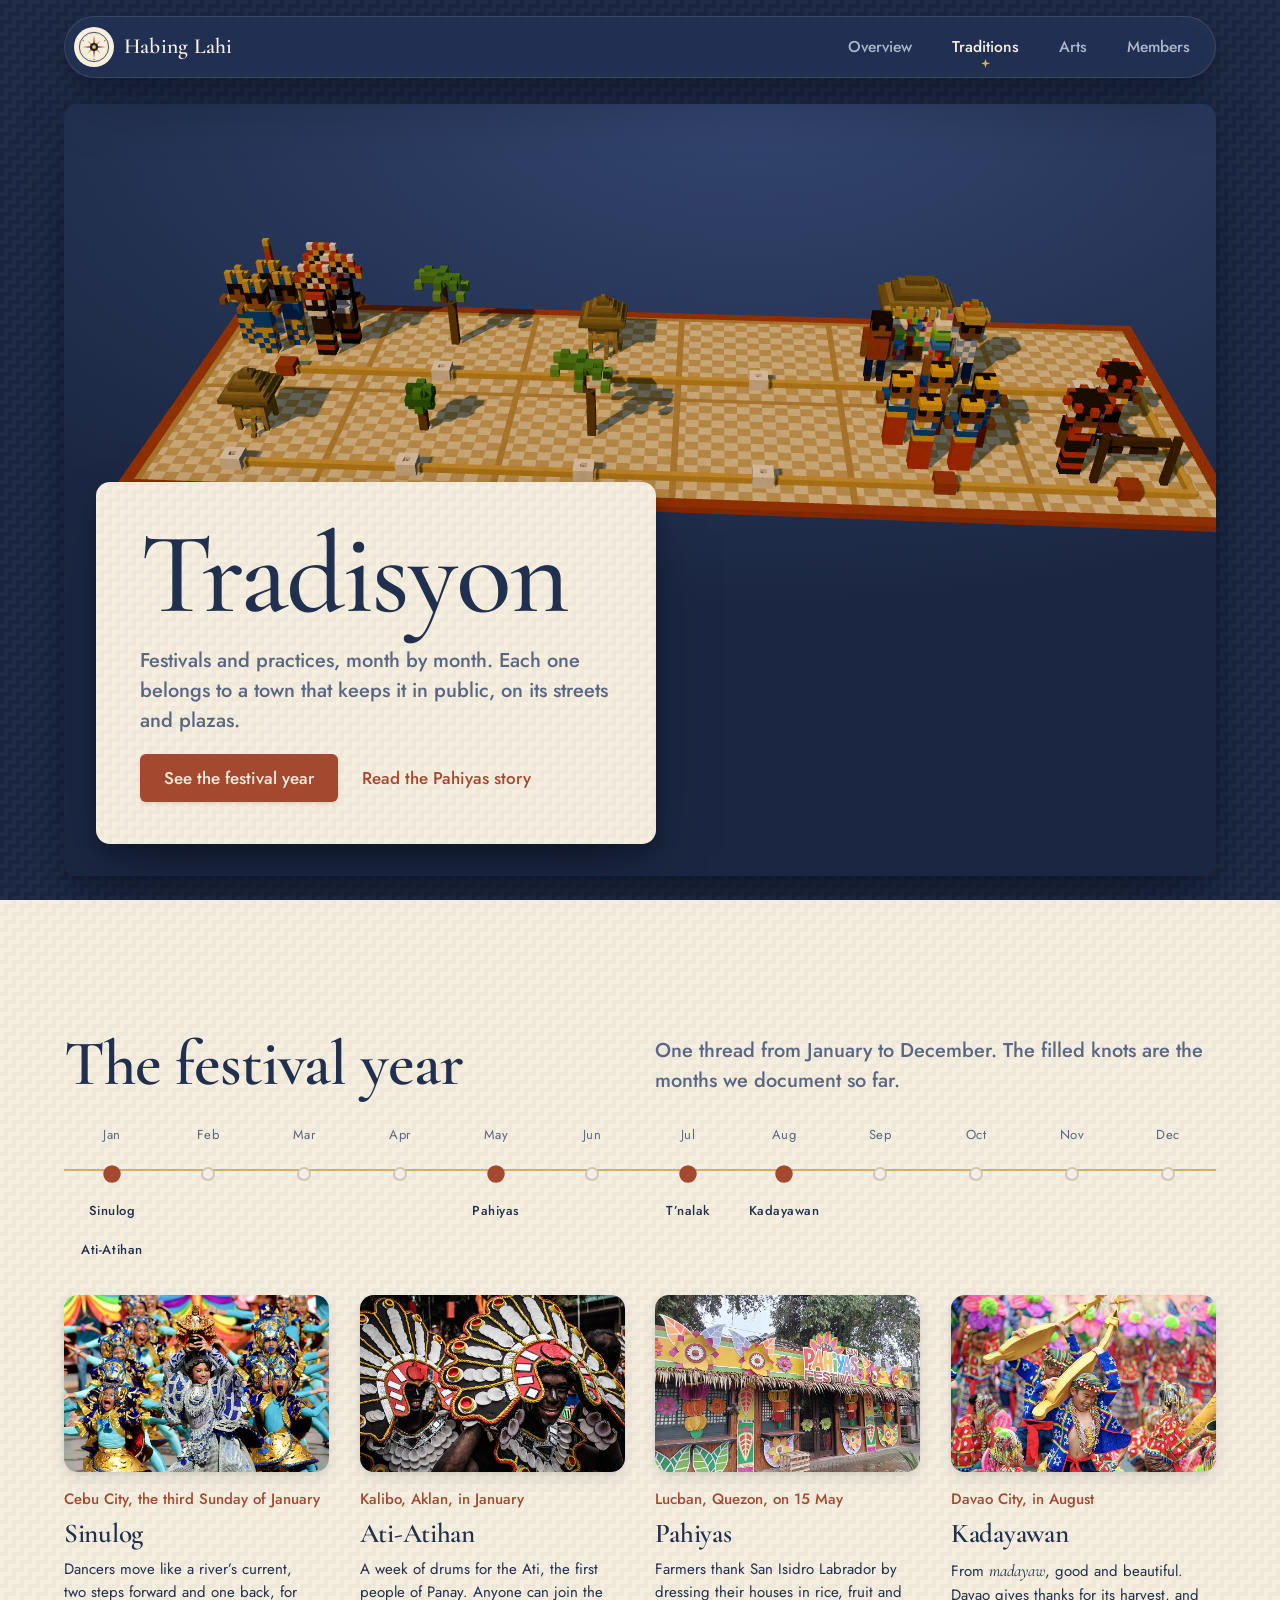
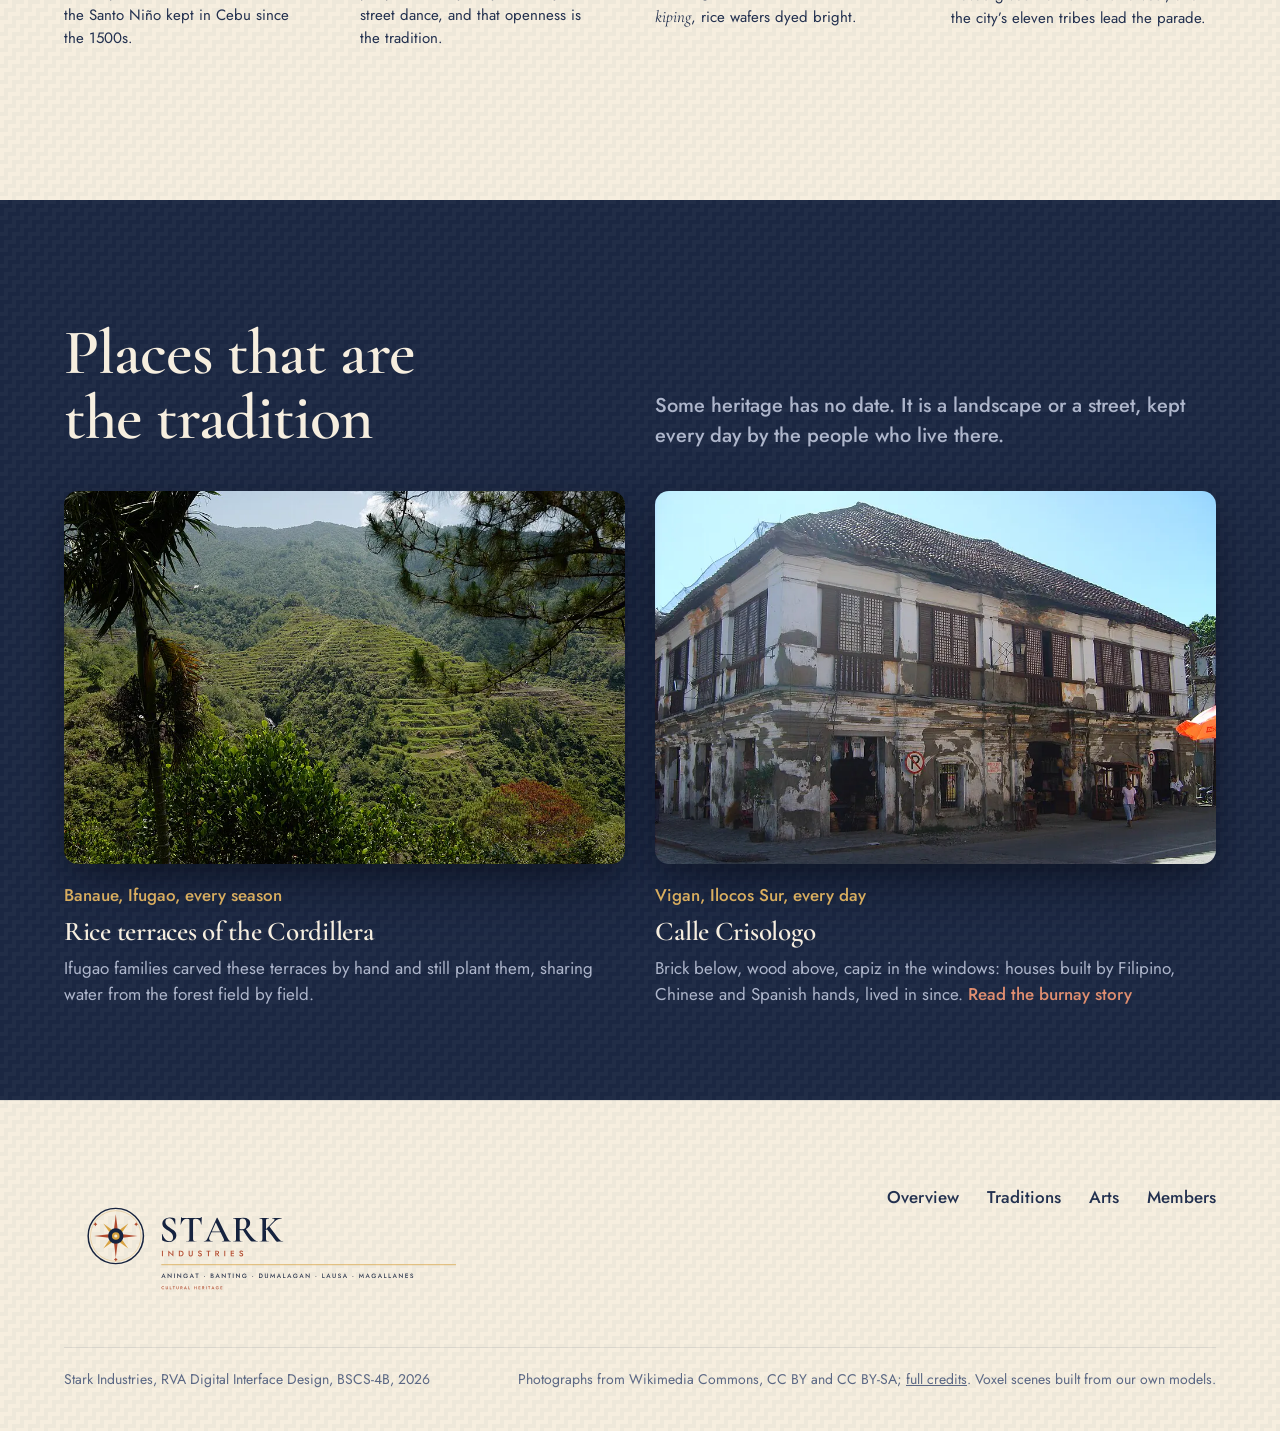
<file: site/mockups/traditions-b.html>
<!doctype html>
<html lang="en">
<head>
<meta charset="utf-8">
<meta name="viewport" content="width=device-width, initial-scale=1">
<title>Tradisyon, mockup B: the year on one mat — Habing Lahi</title>
<meta name="description" content="Mockup B for Traditions: twelve months woven on one banig mat, a gold thread through them, each documented month holding its festival.">
<meta name="theme-color" content="#1b2742">
<link rel="icon" href="../assets/logos/heritage-icon.svg" type="image/svg+xml">
<link rel="preconnect" href="https://fonts.googleapis.com">
<link rel="preconnect" href="https://fonts.gstatic.com" crossorigin>
<link href="https://fonts.googleapis.com/css2?family=Cormorant+Garamond:ital,wght@0,500;0,600;1,600&family=Jost:wght@400;500&display=swap" rel="stylesheet">
<link rel="stylesheet" href="../css/site.css">
<link rel="stylesheet" href="mockups.css">
<link rel="modulepreload" href="../js/vendor/three.module.min.js">
<script src="../js/site.js" defer></script>
</head>
<body>
<a class="skip" href="#main">Skip to content</a>

<header class="site-nav">
  <a class="brand" href="../index.html" aria-label="Habing Lahi, home">
    <img class="brand__chip" src="../assets/logos/heritage-icon.svg" alt="" width="40" height="40">
    <span class="brand__name" lang="fil">Habing Lahi</span>
  </a>
  <nav aria-label="Main">
    <ul class="nav-links">
      <li><a href="../index.html"><svg viewBox="0 0 24 24" fill="none" stroke="currentColor" stroke-width="1.6" stroke-linecap="round" stroke-linejoin="round" aria-hidden="true"><path d="M12 3v3M12 18v3M3 12h3M18 12h3M5.6 5.6l2.1 2.1M16.3 16.3l2.1 2.1M5.6 18.4l2.1-2.1M16.3 7.7l2.1-2.1"/><circle cx="12" cy="12" r="3.2"/></svg>Overview</a></li>
      <li><a href="../traditions.html" aria-current="page"><svg viewBox="0 0 24 24" fill="none" stroke="currentColor" stroke-width="1.6" stroke-linecap="round" stroke-linejoin="round" aria-hidden="true"><rect x="3.5" y="5" width="17" height="15" rx="2"/><path d="M3.5 10h17M8 3v4M16 3v4"/></svg>Traditions</a></li>
      <li><a href="../arts.html"><svg viewBox="0 0 24 24" fill="none" stroke="currentColor" stroke-width="1.6" stroke-linecap="round" stroke-linejoin="round" aria-hidden="true"><path d="M7 20c-1.5-2-2-4.5-1-7 .8-2 2.5-3 2.5-5V5h7v3c0 2 1.7 3 2.5 5 1 2.5.5 5-1 7z"/><path d="M8.5 8h7"/></svg>Arts</a></li>
      <li><a href="../members.html"><svg viewBox="0 0 24 24" fill="none" stroke="currentColor" stroke-width="1.6" stroke-linecap="round" stroke-linejoin="round" aria-hidden="true"><circle cx="8" cy="9" r="3"/><circle cx="16.5" cy="9" r="3"/><path d="M2.5 20c.6-3.2 2.8-5 5.5-5s4.9 1.8 5.5 5M11 20c.6-3.2 2.8-5 5.5-5s4.9 1.8 5.5 5"/></svg>Members</a></li>
    </ul>
  </nav>
</header>

<main id="main">

<section class="mk-hero mk-hero--film dark" data-scene aria-labelledby="t-title">
  <div class="wrap">
    <div class="mk-frame">
      <canvas aria-hidden="true"></canvas>
      <div class="mk-frame__box reveal" style="--delay:200ms">
        <h1 id="t-title"><span lang="fil">Tradisyon</span></h1>
        <p class="lead">Festivals and practices, month by month. Each one belongs to a town that keeps it in public, on its streets and plazas.</p>
        <div class="mk-actions"><a class="btn" href="#year">See the festival year</a><a class="link" href="../story-pahiyas.html">Read the Pahiyas story</a></div>
      </div>
    </div>
  </div>
</section>

<section class="mk-sec" id="year" aria-labelledby="year-title">
  <div class="wrap">
    <div class="mk-head">
      <h2 id="year-title">The festival year</h2>
      <p class="lead muted">One thread from January to December. The filled knots are the months we document so far.</p>
    </div>
    <div class="year is-in" data-moment>
      <span class="year__line" aria-hidden="true"></span>
      <ol class="year__months">
        <li class="has" style="--m:0"><span>Jan</span><span class="knot" aria-hidden="true"></span><a href="#sinulog">Sinulog</a><a href="#ati-atihan">Ati-Atihan</a></li>
        <li><span>Feb</span><span class="knot" aria-hidden="true"></span></li>
        <li><span>Mar</span><span class="knot" aria-hidden="true"></span></li>
        <li><span>Apr</span><span class="knot" aria-hidden="true"></span></li>
        <li class="has" style="--m:4"><span>May</span><span class="knot" aria-hidden="true"></span><a href="#pahiyas">Pahiyas</a></li>
        <li><span>Jun</span><span class="knot" aria-hidden="true"></span></li>
        <li class="has" style="--m:6"><span>Jul</span><span class="knot" aria-hidden="true"></span><a href="../arts.html#tnalak">T’nalak</a></li>
        <li class="has" style="--m:7"><span>Aug</span><span class="knot" aria-hidden="true"></span><a href="#kadayawan">Kadayawan</a></li>
        <li><span>Sep</span><span class="knot" aria-hidden="true"></span></li>
        <li><span>Oct</span><span class="knot" aria-hidden="true"></span></li>
        <li><span>Nov</span><span class="knot" aria-hidden="true"></span></li>
        <li><span>Dec</span><span class="knot" aria-hidden="true"></span></li>
      </ol>
    </div>
    <div class="mk-fests">
      <article class="mk-card" id="sinulog">
        <div class="frame"><img src="../assets/img/photo-f130057264-960.webp" alt="Sinulog dancers in blue and gold costumes raising their arms around a dancer holding a Santo Niño image" width="960" height="640" loading="lazy"></div>
        <p class="mk-meta">Cebu City, the third Sunday of January</p>
        <h3>Sinulog</h3>
        <p>Dancers move like a river’s current, two steps forward and one back, for the Santo Niño kept in Cebu since the 1500s.</p>
      </article>
      <article class="mk-card" id="ati-atihan">
        <div class="frame"><img src="../assets/img/photo-f87187355-960.webp" alt="Ati-Atihan dancers in shell and feather headdresses, faces darkened with soot" width="960" height="640" loading="lazy"></div>
        <p class="mk-meta">Kalibo, Aklan, in January</p>
        <h3>Ati-Atihan</h3>
        <p>A week of drums for the Ati, the first people of Panay. Anyone can join the street dance, and that openness is the tradition.</p>
      </article>
      <article class="mk-card" id="pahiyas">
        <div class="frame"><img src="../assets/img/photo-f150613367-960.webp" alt="House façade covered in bright leaf-shaped kiping decorations for Pahiyas in Lucban" width="960" height="722" loading="lazy"></div>
        <p class="mk-meta">Lucban, Quezon, on 15 May</p>
        <h3>Pahiyas</h3>
        <p>Farmers thank San Isidro Labrador by dressing their houses in rice, fruit and <i lang="fil">kiping</i>, rice wafers dyed bright.</p>
      </article>
      <article class="mk-card" id="kadayawan">
        <div class="frame"><img src="../assets/img/photo-f87436043-960.webp" alt="Young Kadayawan dancer in a beaded blue costume lifting a carved wooden prop, dancers in red behind him" width="960" height="640" loading="lazy"></div>
        <p class="mk-meta">Davao City, in August</p>
        <h3>Kadayawan</h3>
        <p>From <i lang="fil">madayaw</i>, good and beautiful. Davao gives thanks for its harvest, and the city’s eleven tribes lead the parade.</p>
      </article>
    </div>
  </div>
</section>

<section class="mk-sec dark" aria-labelledby="places-title">
  <div class="wrap">
    <div class="mk-head">
      <h2 id="places-title">Places that are the tradition</h2>
      <p class="lead muted">Some heritage has no date. It is a landscape or a street, kept every day by the people who live there.</p>
    </div>
    <div class="mk-pair">
      <article class="mk-card" id="terraces">
        <div class="frame"><img src="../assets/img/photo-f78907051-960.webp" alt="Stone-walled rice terraces stepping down a forested mountain in Banaue" width="960" height="640" loading="lazy"></div>
        <p class="mk-meta">Banaue, Ifugao, every season</p>
        <h3>Rice terraces of the Cordillera</h3>
        <p class="muted">Ifugao families carved these terraces by hand and still plant them, sharing water from the forest field by field.</p>
      </article>
      <article class="mk-card" id="vigan">
        <div class="frame"><img src="../assets/img/photo-f8265183-960.webp" alt="Two-storey Spanish-era stone house with wooden window shutters on a cobbled street in Vigan" width="960" height="722" loading="lazy"></div>
        <p class="mk-meta">Vigan, Ilocos Sur, every day</p>
        <h3>Calle Crisologo</h3>
        <p class="muted">Brick below, wood above, capiz in the windows: houses built by Filipino, Chinese and Spanish hands, lived in since. <a class="link" href="../story-burnay.html">Read the burnay story</a></p>
      </article>
    </div>
  </div>
</section>

</main>

<footer class="site-foot">
  <div class="wrap">
    <div class="site-foot__grid">
      <img class="site-foot__logo" src="../assets/logos/heritage-final.svg" alt="Stark Industries cultural heritage logo" width="420" height="126" loading="lazy">
      <nav aria-label="Footer">
        <ul>
          <li><a href="../index.html">Overview</a></li>
          <li><a href="../traditions.html">Traditions</a></li>
          <li><a href="../arts.html">Arts</a></li>
          <li><a href="../members.html">Members</a></li>
        </ul>
      </nav>
    </div>
    <div class="credits">
      <p>Stark Industries, RVA Digital Interface Design, BSCS-4B, 2026</p>
      <p>Photographs from Wikimedia Commons, CC BY and CC BY-SA; <a href="../credits.html">full credits</a>. Voxel scenes built from our own models.</p>
    </div>
  </div>
</footer>

<script type="module">
  import { traditionsYear } from './scenes.js';
  const hero = document.querySelector('[data-scene]');
  const motto = hero.querySelector('.mk-motto');
  traditionsYear(hero.querySelector('canvas'), {
    onWord: (b) => { if (!motto) return; motto.style.left = Math.round(b.x0 + 6) + 'px'; motto.style.top = Math.round(b.y0 - motto.offsetHeight - 10) + 'px'; },
  }).catch(() => hero.classList.add('is-still'));
</script>
</body>
</html>
</file>
<file: assets/css/tokens.css>
/* Stark Industries — shared design tokens
   Two candidate identities, one geometry. Change values here, not in page CSS. */

:root {
  /* Cultural Heritage — Habing Lahi */
  --heritage-ink: #16233f;
  --heritage-clay: #b24a2e;
  --heritage-gold: #d8a13f;
  --heritage-cream: #f4e9d6;

  /* Advocacy — Bantay Lahi */
  --advocacy-ink: #141414;
  --advocacy-red: #d7261e;
  --advocacy-gold: #f2b705;
  --advocacy-cream: #f2e8d5;

  /* Review board surface */
  --paper: #edeff3;
  --surface: #fcfcfb;
  --text: #191c20;
  --muted: #565d66;
  --line: #d6dbe2;
  --focus: #b24a2e;

  /* Type */
  --font-display: "Iowan Old Style", "Palatino Linotype", Palatino, Georgia, serif;
  --font-body: "Segoe UI", system-ui, -apple-system, "Helvetica Neue", Arial, sans-serif;
  --font-mono: "Cascadia Code", Consolas, "Courier New", monospace;

  /* Space */
  --space-1: 0.25rem;
  --space-2: 0.5rem;
  --space-3: 0.75rem;
  --space-4: 1rem;
  --space-6: 1.5rem;
  --space-8: 2rem;
  --space-12: 3rem;
  --space-16: 4rem;

  /* Shape */
  --radius-sm: 4px;
  --radius-md: 10px;
  --radius-lg: 18px;
}
</file>
<file: assets/css/review.css>
/* Review board only. The site itself will get its own stylesheet. */

*,
*::before,
*::after {
  box-sizing: border-box;
}

html {
  scroll-behavior: smooth;
}

body {
  margin: 0;
  background: var(--paper);
  color: var(--text);
  font-family: var(--font-body);
  font-size: 17px;
  line-height: 1.65;
  text-wrap: pretty;
  -webkit-font-smoothing: antialiased;
}

img {
  max-width: 100%;
  height: auto;
}

a {
  color: inherit;
  text-decoration-color: var(--heritage-clay);
  text-decoration-thickness: 1px;
  text-underline-offset: 3px;
}

a:hover {
  color: var(--heritage-clay);
}

:focus-visible {
  outline: 3px solid var(--focus);
  outline-offset: 3px;
}

.wrap {
  width: min(1200px, 100% - 48px);
  margin-inline: auto;
}

.kicker {
  margin: 0;
  font-family: var(--font-mono);
  font-size: 11px;
  font-weight: 600;
  letter-spacing: 0.18em;
  text-transform: uppercase;
  color: var(--heritage-clay);
}

.masthead {
  padding: 56px 0 44px;
  border-bottom: 1px solid var(--line);
}

.masthead h1 {
  max-width: 14ch;
  margin: 0 0 24px;
  font-family: var(--font-display);
  font-size: clamp(2.7rem, 7vw, 5.6rem);
  font-weight: 600;
  line-height: 1.08;
  letter-spacing: -0.02em;
  text-wrap: balance;
}

.lede {
  max-width: 64ch;
  margin: 0;
  font-size: clamp(1.02rem, 1.5vw, 1.22rem);
  color: var(--muted);
}
.meta {
  display: flex;
  flex-wrap: wrap;
  gap: 10px 28px;
  margin: 34px 0 0;
  padding: 0;
  list-style: none;
  font-family: var(--font-mono);
  font-size: 11px;
  letter-spacing: 0.1em;
  text-transform: uppercase;
  color: var(--muted);
}

.meta li::before {
  content: "";
  display: inline-block;
  width: 6px;
  height: 6px;
  margin-right: 8px;
  background: var(--heritage-gold);
  vertical-align: 1px;
}

.notice {
  display: grid;
  grid-template-columns: auto 1fr;
  gap: 16px;
  margin: 32px 0 0;
  padding: 18px 20px;
  border: 1px solid var(--line);
  border-radius: var(--radius-md);
  background: var(--surface);
  font-size: 0.95rem;
  color: var(--muted);
}

.notice strong {
  color: var(--heritage-clay);
  font-family: var(--font-mono);
  font-size: 11px;
  letter-spacing: 0.1em;
  text-transform: uppercase;
}

.notice span {
  max-width: 78ch;
}

.identity {
  padding: 80px 0;
  border-bottom: 1px solid var(--line);
}

.identity__head {
  display: grid;
  grid-template-columns: minmax(0, 1.1fr) minmax(0, 0.9fr);
  gap: 24px 56px;
  align-items: end;
  margin-bottom: 36px;
}

.identity__head h2 {
  margin: 0;
  font-family: var(--font-display);
  font-size: clamp(2rem, 4.4vw, 3.6rem);
  font-weight: 600;
  line-height: 1.08;
  letter-spacing: -0.01em;
  text-wrap: balance;
}

.identity__head p {
  max-width: 46ch;
  margin: 0;
  color: var(--muted);
}

.stage {
  padding: clamp(18px, 4vw, 52px);
  border: 1px solid var(--line);
  border-top: 1px solid var(--heritage-gold);
  border-radius: var(--radius-lg);
  background: var(--surface);
}

.stage--advocacy {
  border-top-color: var(--advocacy-red);
}

.stage img {
  display: block;
  width: 100%;
}

.notes {
  display: grid;
  grid-template-columns: minmax(0, 1.15fr) minmax(0, 0.85fr);
  gap: 40px 56px;
  margin-top: 44px;
}

.notes h3 {
  margin: 0 0 12px;
  font-family: var(--font-mono);
  font-size: 11px;
  letter-spacing: 0.14em;
  text-transform: uppercase;
  color: var(--muted);
}

.notes p {
  max-width: 66ch;
  margin: 0 0 14px;
}

.notes p:last-child {
  margin-bottom: 0;
}

.swatches {
  display: grid;
  grid-template-columns: repeat(2, minmax(0, 1fr));
  gap: 10px;
  margin: 0;
  padding: 0;
  list-style: none;
}

.swatch {
  overflow: hidden;
  border: 1px solid var(--line);
  border-radius: var(--radius-sm);
  background: var(--surface);
}

.swatch__chip {
  height: 54px;
}

.swatch__label {
  display: flex;
  justify-content: space-between;
  gap: 8px;
  padding: 7px 9px;
  font-family: var(--font-mono);
  font-size: 11px;
  letter-spacing: 0.02em;
  color: var(--muted);
}

.alt {
  display: grid;
  grid-template-columns: minmax(0, 300px) minmax(0, 1fr);
  gap: 32px 48px;
  align-items: center;
  margin-top: 52px;
  padding-top: 36px;
  border-top: 1px dashed var(--line);
}

.alt img {
  display: block;
  width: 100%;
  max-width: 300px;
  margin-inline: auto;
}

.alt h3 {
  margin: 0 0 10px;
  font-family: var(--font-display);
  font-size: 1.55rem;
  font-weight: 600;
  line-height: 1.15;
}

.alt p {
  max-width: 62ch;
  margin: 0 0 12px;
  color: var(--muted);
}

.files {
  display: flex;
  flex-wrap: wrap;
  gap: 8px 18px;
  margin: 0;
  padding: 0;
  list-style: none;
  font-family: var(--font-mono);
  font-size: 11px;
  letter-spacing: 0.04em;
}

.files a {
  text-decoration-color: var(--line);
}

.compare {
  display: grid;
  grid-template-columns: repeat(2, minmax(0, 1fr));
  gap: 24px;
  margin-top: 40px;
}

.compare__card {
  padding: 24px;
  border: 1px solid var(--line);
  border-radius: var(--radius-lg);
  background: var(--surface);
}

.compare__card img {
  display: block;
  width: 100%;
}

.compare__card h3 {
  margin: 16px 0 4px;
  font-family: var(--font-display);
  font-size: 1.4rem;
  font-weight: 600;
}

.compare__card p {
  margin: 0;
  font-size: 0.9rem;
  color: var(--muted);
}

table {
  width: 100%;
  margin-top: 36px;
  border-collapse: collapse;
  font-size: 0.94rem;
}

caption {
  caption-side: top;
  padding-bottom: 12px;
  font-family: var(--font-mono);
  font-size: 11px;
  letter-spacing: 0.12em;
  text-align: left;
  text-transform: uppercase;
  color: var(--muted);
}

th,
td {
  padding: 13px 12px;
  border-bottom: 1px solid var(--line);
  text-align: left;
  vertical-align: top;
}

thead th {
  font-family: var(--font-mono);
  font-size: 11px;
  font-weight: 600;
  letter-spacing: 0.08em;
  text-transform: uppercase;
  color: var(--muted);
}

tbody th {
  font-weight: 600;
}

.band {
  padding: 76px 24px;
  background: var(--heritage-ink);
  color: var(--heritage-cream);
}

.band .wrap {
  width: min(1200px, 100%);
}

.band .kicker {
  color: var(--heritage-gold);
}

.band blockquote {
  max-width: 26ch;
  margin: 18px 0 0;
  font-family: var(--font-display);
  font-size: clamp(1.6rem, 4vw, 3rem);
  font-weight: 600;
  line-height: 1.15;
}

.band p {
  max-width: 58ch;
  margin: 20px 0 0;
  color: color-mix(in srgb, var(--heritage-cream) 78%, transparent);
}

.band a {
  text-decoration-color: var(--heritage-gold);
}

.rules {
  display: grid;
  grid-template-columns: repeat(3, minmax(0, 1fr));
  gap: 24px;
  margin: 40px 0 0;
  padding: 0;
  list-style: none;
}

.rules li {
  padding-top: 14px;
  border-top: 1px solid color-mix(in srgb, var(--heritage-cream) 24%, transparent);
  font-size: 0.9rem;
  color: color-mix(in srgb, var(--heritage-cream) 82%, transparent);
}

.rules strong {
  display: block;
  margin-bottom: 4px;
  color: var(--heritage-cream);
}

.footer {
  padding: 40px 0 64px;
  font-size: 0.88rem;
  color: var(--muted);
}

.footer p {
  max-width: 72ch;
  margin: 0 0 8px;
}

@media (max-width: 900px) {
  .identity__head,
  .notes,
  .alt,
  .compare {
    grid-template-columns: 1fr;
  }

  .identity__head {
    gap: 16px;
  }

  .rules {
    grid-template-columns: 1fr;
  }

  .alt img {
    max-width: 240px;
    margin-inline: 0;
  }
}

@media (max-width: 700px) {
  .notice {
    grid-template-columns: 1fr;
    gap: 4px;
  }

  .table-wrap {
    overflow-x: auto;
    margin-top: 36px;
  }

  .table-wrap table {
    min-width: 560px;
    margin-top: 0;
  }
}

@media (max-width: 560px) {
  .wrap {
    width: min(100% - 32px, 1200px);
  }

  .masthead {
    padding-top: 40px;
  }

  .identity {
    padding: 56px 0;
  }

  .swatches {
    grid-template-columns: 1fr;
  }
}

@media (prefers-reduced-motion: reduce) {
  html {
    scroll-behavior: auto;
  }
}
</file>
<file: site/css/site.css>
/* Habing Lahi — Stark Industries. Tokens and rules: ../../DESIGN.md */

:root {
  --gabi: #1b2742;   --gabi-2: #26345a;
  --tinta: #22304f;  --ambon: #5a6784;  --hamog: #aeb6cb;
  --banig: #f6eedf;  --abaka: #ede2cc;
  --luad: #a4492f;   --luad-soft: #e08e70;
  --palay: #d9ae5f;  --palay-soft: #ebd3a0;

  --f-display: "Cormorant Garamond", "Iowan Old Style", Georgia, serif;
  --f-text: "Jost", "Segoe UI", system-ui, sans-serif;

  --t-hero: clamp(3.25rem, 9vw, 8.5rem);
  --t-1: clamp(2.4rem, 5vw, 4.2rem);
  --t-2: clamp(1.6rem, 2.6vw, 2.2rem);
  --t-3: 1.25rem;
  --t-body: 1.0625rem;
  --t-small: .9375rem;
  --t-label: .8125rem;

  --wrap: 1240px;
  --edge: clamp(16px, 5vw, 80px);
  --gut: clamp(16px, 2.4vw, 32px);
  --pad-y: clamp(64px, 10vh, 128px);

  --r-s: 6px; --r-m: 14px; --r-full: 999px;

  --shadow-1: 0 1px 2px rgb(27 39 66 / .08), 0 2px 6px rgb(27 39 66 / .06);
  --shadow-2: 0 6px 16px rgb(27 39 66 / .10), 0 2px 4px rgb(27 39 66 / .06);
  --shadow-3: 0 24px 48px -12px rgb(27 39 66 / .28), 0 8px 16px rgb(27 39 66 / .10);
  --shadow-dark: 0 30px 60px -20px rgb(8 12 24 / .6), 0 10px 20px rgb(8 12 24 / .25);

  --ease-out: cubic-bezier(.22, 1, .36, 1);
  --ease-inout: cubic-bezier(.65, 0, .35, 1);
  --d-fast: 160ms; --d-base: 320ms; --d-slow: 720ms; --d-weave: 1400ms;

  /* banig weave, 3% ink on cream */
  --weave-light: url("data:image/svg+xml,%3Csvg xmlns='http://www.w3.org/2000/svg' width='16' height='16'%3E%3Cg fill='%2322304f' fill-opacity='.035'%3E%3Crect width='8' height='4'/%3E%3Crect x='8' y='8' width='8' height='4'/%3E%3Crect x='12' width='4' height='8'/%3E%3Crect x='4' y='8' width='4' height='8'/%3E%3C/g%3E%3C/svg%3E");
  --weave-dark: url("data:image/svg+xml,%3Csvg xmlns='http://www.w3.org/2000/svg' width='16' height='16'%3E%3Cg fill='%23f6eedf' fill-opacity='.03'%3E%3Crect width='8' height='4'/%3E%3Crect x='8' y='8' width='8' height='4'/%3E%3Crect x='12' width='4' height='8'/%3E%3Crect x='4' y='8' width='4' height='8'/%3E%3C/g%3E%3C/svg%3E");
}

*, *::before, *::after { box-sizing: border-box; }
html { -webkit-text-size-adjust: 100%; scroll-behavior: smooth; }
body {
  margin: 0;
  background: var(--banig) var(--weave-light);
  color: var(--tinta);
  font: 400 var(--t-body)/1.65 var(--f-text);
  -webkit-font-smoothing: antialiased;
  overflow-x: hidden;
}
img { display: block; max-width: 100%; height: auto; }
a { color: inherit; }
button { font: inherit; color: inherit; }
h1, h2, h3 { font-family: var(--f-display); font-weight: 600; margin: 0; text-wrap: balance; }
h2 { font-size: var(--t-1); line-height: 1.02; letter-spacing: -.015em; }
h3 { font-size: var(--t-2); line-height: 1.12; letter-spacing: -.01em; }
p { margin: 0; text-wrap: pretty; }
i[lang="fil"], em { font-family: var(--f-display); font-style: italic; font-size: 1.12em; }

:focus-visible { outline: 2px solid var(--luad); outline-offset: 3px; border-radius: 4px; }
.dark :focus-visible, .site-nav :focus-visible { outline-color: var(--palay); }

.skip {
  position: absolute; left: 16px; top: -60px; z-index: 100;
  background: var(--banig); color: var(--tinta); padding: 10px 16px; border-radius: var(--r-s);
}
.skip:focus { top: 12px; }

.wrap { width: min(var(--wrap), 100% - 2 * var(--edge)); margin-inline: auto; }
.dark { background: var(--gabi) var(--weave-dark); color: var(--banig); }
.dark .muted { color: var(--hamog); }
.muted { color: var(--ambon); }
.lead { font-size: var(--t-3); line-height: 1.5; font-weight: 500; max-width: 46ch; }
.prose { max-width: 66ch; }
.prose p + p { margin-top: 1em; }
section { padding-block: var(--pad-y); }

/* ---------- nav ---------- */
.site-nav {
  position: fixed; inset: 16px var(--edge) auto; z-index: 50;
  display: flex; align-items: center; justify-content: space-between; gap: 16px;
  max-width: var(--wrap); margin-inline: auto;
  padding: 8px 8px 8px 10px; border-radius: var(--r-full);
  background: rgb(38 52 90 / .62);
  backdrop-filter: blur(18px) saturate(1.2); -webkit-backdrop-filter: blur(18px) saturate(1.2);
  box-shadow: inset 0 0 0 1px rgb(246 238 223 / .12), var(--shadow-dark);
  color: var(--banig);
}
.site-nav { transition: top 420ms var(--ease-out); }
/* scrolling down tucks the header up out of view (top, not transform: a transform would carry the fixed mobile tab bar) */
.is-tucked .site-nav:not(:focus-within) { top: -96px; }
.brand { display: flex; align-items: center; gap: 10px; text-decoration: none; min-height: 44px; }
.brand__chip { width: 40px; height: 40px; border-radius: 50%; background: var(--banig); padding: 3px; flex: none; }
.brand__name { font: 600 1.35rem/1 var(--f-display); letter-spacing: .01em; }
.nav-links { display: flex; gap: 4px; list-style: none; margin: 0; padding: 0; position: relative; }
.nav-links a {
  position: relative; display: block; padding: 10px 18px; border-radius: var(--r-full);
  text-decoration: none; font-weight: 500; font-size: .98rem; color: var(--hamog);
  transition: color var(--d-fast), background-color var(--d-fast);
}
.nav-links a:hover { color: var(--banig); background: rgb(246 238 223 / .06); }
.nav-links a[aria-current="page"] { color: var(--banig); }
.nav-links a[aria-current="page"]::after {
  content: ""; position: absolute; left: 50%; bottom: 2px; width: 9px; height: 9px; translate: -50% 0;
  background: var(--palay);
  clip-path: polygon(50% 0, 62% 38%, 100% 50%, 62% 62%, 50% 100%, 38% 62%, 0 50%, 38% 38%);
}
.nav-links svg { display: none; }

@media (max-width: 767px) {
  /* backdrop-filter would make the header the containing block of the fixed tab bar */
  .site-nav { inset: 10px 12px auto; padding-right: 14px; backdrop-filter: none; -webkit-backdrop-filter: none; background: rgb(27 39 66 / .94); }
  .nav-links {
    position: fixed; left: 0; right: 0; bottom: 0; z-index: 60;
    justify-content: space-around; gap: 0;
    padding: 6px 8px calc(6px + env(safe-area-inset-bottom));
    background: rgb(27 39 66 / .9);
    backdrop-filter: blur(18px); -webkit-backdrop-filter: blur(18px);
    box-shadow: inset 0 1px 0 rgb(246 238 223 / .1);
  }
  .nav-links a { display: grid; justify-items: center; gap: 2px; padding: 6px 10px; font-size: .78rem; border-radius: var(--r-s); min-width: 64px; }
  .nav-links svg { display: block; width: 22px; height: 22px; }
  .nav-links a[aria-current="page"]::after { bottom: auto; top: -2px; }
  body { padding-bottom: 72px; }
}

/* ---------- buttons ---------- */
.btn {
  display: inline-flex; align-items: center; justify-content: center; gap: 10px;
  min-height: 48px; padding: 0 24px; border: 0; border-radius: var(--r-s);
  background: var(--luad); color: var(--banig); font-weight: 500; text-decoration: none; cursor: pointer;
  box-shadow: var(--shadow-1);
  transition: background-color var(--d-fast), transform var(--d-fast) var(--ease-out), box-shadow var(--d-fast);
}
.btn:hover { background: #8f3e27; box-shadow: var(--shadow-2); }
.btn:active { transform: scale(.98); }
.dark .btn { background: var(--palay); color: var(--gabi); }
.dark .btn:hover { background: var(--palay-soft); }
.link {
  color: var(--luad); text-decoration: none; font-weight: 500;
  background: linear-gradient(currentColor, currentColor) 0 100% / 0 1px no-repeat;
  transition: background-size 240ms var(--ease-out);
  padding-block: 4px;
}
.link:hover, .link:focus-visible { background-size: 100% 1px; }
.dark .link { color: var(--luad-soft); }
.chips { display: flex; flex-wrap: wrap; gap: 8px; }
.chip {
  min-height: 44px; padding: 0 16px; border-radius: var(--r-s); cursor: pointer;
  border: 1px solid rgb(34 48 79 / .14); background: var(--abaka); color: var(--tinta);
  font-size: var(--t-label); font-weight: 500; letter-spacing: .04em;
  transition: background-color var(--d-fast), color var(--d-fast), transform var(--d-fast);
}
.dark .chip { background: var(--gabi-2); color: var(--hamog); border-color: rgb(246 238 223 / .1); }
.chip[aria-pressed="true"] { background: var(--palay-soft); color: var(--gabi); border-color: transparent; }
.chip:active { transform: scale(.97); }

/* ---------- the voxel heroes (Traditions, Arts, Members): words standing in the world ---------- */
.vhero { position: relative; height: 100svh; min-height: 600px; padding: 0; overflow: hidden; color: var(--banig);
  background: linear-gradient(#1b2742, #46557a 34%, #e7c18f 56%, #93b060 56%); }
.vhero canvas { position: absolute; inset: 0; width: 100%; height: 100%; display: block; }
/* the indigo shade behind the title, as on the Overview (DESIGN.md 3.5), so the plain line reads on any sky */
.vhero::before { content: ""; position: absolute; inset: 0; z-index: 1; pointer-events: none;
  background: radial-gradient(90% 60% at 0% 0%, rgb(27 39 66 / .62), rgb(27 39 66 / 0) 62%); }
/* in a town corner, or with one of the five picked, that one leads; the page's line steps back */
:is(.town, .shore)[data-here]:not([data-here=""]) :is(.vhero__motto, .vhero__cue) { visibility: hidden; }
.vhero__panel[hidden] { display: none; }
/* the plain line, as on the Overview: on the sky, or sat on the voxel word's corner by script */
.vhero__motto { position: absolute; z-index: 2; left: max(var(--edge), (100% - var(--wrap)) / 2); top: 124px; margin: 0;
  max-width: calc(100% - 2 * var(--edge)); font: 500 clamp(1.05rem, 1.7vw, 1.5rem)/1.25 var(--f-text); letter-spacing: .08em;
  color: var(--banig); text-shadow: 0 1px 14px rgb(27 39 66 / .55); }
.vhero__panel { position: absolute; z-index: 3; left: max(var(--edge), (100% - var(--wrap)) / 2); bottom: 48px; width: min(480px, 100% - 2 * var(--edge));
  display: grid; gap: 14px; padding: 26px 30px 28px; border-radius: var(--r-m);
  box-shadow: inset 0 0 0 1px rgb(246 238 223 / .1), var(--shadow-dark); }
.vhero__panel > p { color: var(--hamog); font-size: 1.125rem; line-height: 1.5; font-weight: 500; }
.vhero__panel > .vhero__meta { color: var(--palay); font-size: var(--t-small); }
.vhero__name { font-size: var(--t-2); }
.vhero__actions { display: flex; flex-wrap: wrap; align-items: center; gap: 12px 24px; margin-top: 4px; }
button.link { border: 0; padding: 10px 0; font: inherit; font-weight: 500; cursor: pointer; }
/* clear buttons over the scene: a sign in the town, a museum on the plaza */
.vhero__pin { position: absolute; z-index: 2; padding: 0; border: 0; border-radius: var(--r-s); background: none; cursor: pointer;
  transition: box-shadow var(--d-fast); }
.vhero__pin:hover, .vhero__pin[aria-pressed="true"] { box-shadow: 0 0 0 2px var(--palay), 0 0 28px rgb(217 174 95 / .35); }
.vhero__pin:focus-visible { outline: 2px solid var(--palay); outline-offset: 3px; }
.vhero:not(.is-live) .vhero__pin { display: none; }
.vhero__cue { position: absolute; z-index: 2; left: 50%; bottom: 24px; translate: -50% 0; display: grid; justify-items: center; gap: 10px;
  padding: 8px 12px; font-size: var(--t-label); letter-spacing: .04em; color: var(--banig); text-decoration: none; text-shadow: 0 1px 10px rgb(27 39 66 / .7); }
.vhero__cue span { width: 1px; height: 40px; background: linear-gradient(var(--palay), transparent); transform-origin: top; animation: cue 2.4s var(--ease-inout) infinite; }
.town__list { display: none; }
.town.is-still .town__list { display: flex; flex-wrap: wrap; gap: 0 18px; list-style: none; margin: 0; padding: 0; }
.plaza__tag { position: absolute; left: 50%; top: -10px; translate: -50% -90%; white-space: nowrap; pointer-events: none;
  padding: 6px 12px; border-radius: var(--r-s); background: rgb(27 39 66 / .88); color: var(--banig); font-size: var(--t-label); font-weight: 500;
  opacity: 0; transition: opacity var(--d-fast), translate var(--d-fast) var(--ease-out); }
.plaza__door:hover .plaza__tag, .plaza__door:focus-visible .plaza__tag { opacity: 1; translate: -50% -100%; }
@media (max-width: 767px) {
  /* a phone shows the town small: its signs become a row of name chips in the sky above it */
  .town .town__pins { position: absolute; z-index: 2; left: var(--edge); right: var(--edge); top: 184px; display: flex; flex-wrap: wrap; gap: 8px; }
  .town .town__pin { position: static; width: auto !important; height: auto !important; min-height: 44px; padding: 0 12px;
    background: rgb(27 39 66 / .8); color: var(--banig); font-size: var(--t-label); font-weight: 500; box-shadow: inset 0 0 0 1px rgb(246 238 223 / .14); }
  .town .town__pin .visually-hidden { position: static; width: auto; height: auto; overflow: visible; clip-path: none; }
  .vhero__panel { bottom: calc(84px + env(safe-area-inset-bottom)); padding: 20px 22px 22px; }
  .vhero__panel > p { font-size: 1rem; }
  .vhero__cue { bottom: calc(80px + env(safe-area-inset-bottom)); }
}

/* ---------- on foot (js/walk.js): the hero fills the window, the page waits behind it ---------- */
html.is-afoot { overflow: hidden; }
.vhero.is-afoot { position: fixed; inset: 0; z-index: 60; height: auto; min-height: 0; }
.vhero.is-afoot::before, .is-afoot > :is(.vhero__motto, .vhero__panel, .vhero__cue, .town__pins, .plaza__doors) { display: none; }
.walk { position: absolute; inset: 0; z-index: 4; pointer-events: none; }
.walk[hidden] { display: none; }
.walk :is(button, .walk__menu) { pointer-events: auto; }
.walk__hint { position: absolute; left: 50%; bottom: 24px; translate: -50% 0; width: max-content; max-width: min(640px, 100% - 2 * var(--edge) - 380px);
  margin: 0; padding: 10px 16px; border-radius: var(--r-s); background: rgb(27 39 66 / .72); backdrop-filter: blur(10px); -webkit-backdrop-filter: blur(10px);
  color: var(--banig); font-size: var(--t-small); font-weight: 500; text-align: center; transition: opacity var(--d-slow) var(--ease-out); }
.walk.is-quiet .walk__hint { opacity: 0; }
.walk .walk__sound { left: auto; right: max(var(--edge), (100% - var(--wrap)) / 2); }   /* the menu takes the bottom left */
.walk__menu > p { color: var(--hamog); font-size: 1rem; }

/* ---------- inner-page sections: as tall as what they hold, no empty screen under the cards ---------- */
.screen { padding: clamp(96px, 12vh, 128px) 0 clamp(80px, 10vh, 112px); }
.split-head { display: grid; grid-template-columns: repeat(12, minmax(0, 1fr)); gap: 0 var(--gut); align-items: end; }
.split-head h2 { grid-column: 1 / 7; }
.split-head > p { grid-column: 7 / -1; max-width: 46ch; }
@media (max-width: 899px) {
  .split-head { grid-template-columns: 1fr; }
  .split-head > * { grid-column: 1 / -1; }
  .split-head > p { margin-top: 12px; }
}

/* ---------- statement ---------- */
.statement__grid { display: grid; grid-template-columns: 7fr 5fr; gap: calc(var(--gut) * 2); align-items: start; }
.statement__quote { font: 500 clamp(2rem, 4.2vw, 3.6rem)/1.08 var(--f-display); letter-spacing: -.012em; }
.facts { list-style: none; margin: 0; padding: 0; display: grid; gap: 28px; border-left: 1px solid var(--palay); padding-left: 28px; }
.facts strong { display: block; font: 600 2.4rem/1 var(--f-display); color: var(--luad); font-variant-numeric: lining-nums; }
@media (max-width: 860px) { .statement__grid { grid-template-columns: 1fr; } }

/* ---------- doors (overview) ---------- */
.doors { display: grid; grid-template-columns: repeat(3, 1fr); gap: var(--gut); margin-top: 48px; }
.door {
  display: grid; text-decoration: none; border-radius: var(--r-m); overflow: hidden;
  background: var(--abaka); box-shadow: var(--shadow-1);
  transition: transform var(--d-fast) var(--ease-out), box-shadow var(--d-fast);
}
.door:hover { transform: translateY(-2px); box-shadow: var(--shadow-3); }
.door__img { aspect-ratio: 4 / 5; overflow: hidden; }
.door__img img { width: 100%; height: 100%; object-fit: cover; transition: transform 500ms var(--ease-out); }
.door:hover .door__img img { transform: scale(1.03); }
.door__body { padding: 20px 22px 24px; display: grid; gap: 6px; }
.door__body h3 { font-size: 1.9rem; }
.door--threads .door__img { display: grid; grid-template-columns: repeat(5, 1fr); gap: 6px; padding: 22px; background: var(--gabi); }
.door--threads .door__img span { border-radius: var(--r-full); background: var(--c); }
@media (max-width: 860px) { .doors { grid-template-columns: 1fr; } .door__img { aspect-ratio: 3 / 2; } }

/* ---------- traditions: the year thread ---------- */
.year { position: relative; margin-top: 56px; padding-top: 34px; }
.year__line { position: absolute; left: 0; right: 0; top: 79px; height: 2px; background: rgb(34 48 79 / .12); }
.year__line::after {
  content: ""; position: absolute; inset: 0; background: var(--palay); transform-origin: left; transform: scaleX(0);
  transition: transform 1800ms var(--ease-inout);
}
.year.is-in .year__line::after { transform: scaleX(1); }
.year__months { list-style: none; margin: 0; padding: 0; display: grid; grid-template-columns: repeat(12, 1fr); font-variant-numeric: tabular-nums; }
.year__months li { display: grid; align-content: start; justify-items: center; gap: 22px; font-size: var(--t-label); color: var(--ambon); letter-spacing: .04em; }
.knot { width: 14px; height: 14px; border-radius: 50%; border: 2px solid rgb(34 48 79 / .2); background: var(--banig); position: relative; z-index: 1; transition: background-color 300ms, border-color 300ms, transform 300ms var(--ease-out); }
.year__months li.has .knot { border-color: var(--luad); }
.year.is-in li.has .knot { background: var(--luad); transform: scale(1.25); transition-delay: calc(var(--m) * 140ms); }
.year__months a { text-decoration: none; color: var(--tinta); font-weight: 500; text-align: center; line-height: 1.3; }
.year__months a:hover { color: var(--luad); }
@media (max-width: 760px) {
  .year__months { grid-template-columns: repeat(6, 1fr); row-gap: 28px; }
  .year__line { display: none; }
}

.screen .year { margin-top: 28px; padding-top: 0; }
.screen .year__line { top: 45px; }

.frame { border-radius: var(--r-m); overflow: hidden; box-shadow: var(--shadow-2); }
.frame img { width: 100%; height: 100%; object-fit: cover; transition: transform 500ms var(--ease-out); }
.frame:hover img { transform: scale(1.03); }
/* the four festivals under the year, and the two places */
.fest-cards { display: grid; grid-template-columns: repeat(4, minmax(0, 1fr)); gap: var(--gut); margin-top: 36px; }
.fest-card { display: grid; gap: 8px; align-content: start; }
.fest-card .frame { aspect-ratio: 3 / 2; margin-bottom: 8px; }
.fest-card h3 { font-size: 1.7rem; }
.fest-card p { font-size: var(--t-small); line-height: 1.55; }
.fest-card__meta { color: var(--luad); font-weight: 500; }
.dark .fest-card__meta { color: var(--palay); }
.place-pair { display: grid; grid-template-columns: 1fr 1fr; gap: var(--gut); margin-top: 40px; }
.place-pair .frame { box-shadow: var(--shadow-dark); }
.place-pair p { font-size: var(--t-body); max-width: 56ch; }
@media (max-width: 899px) {
  .fest-cards { grid-template-columns: 1fr 1fr; }
  .place-pair { grid-template-columns: 1fr; }
}
@media (max-width: 520px) { .fest-cards { grid-template-columns: 1fr; } }

/* ---------- arts: gallery wall ---------- */
.wall { display: grid; grid-template-columns: repeat(12, 1fr); gap: var(--gut); margin-top: 40px; perspective: 1600px; }
.art {
  grid-column: span 4; border: 0; padding: 0; background: none; text-align: left; cursor: pointer;
  display: grid; gap: 14px; align-content: start;
  transition: opacity var(--d-base), transform var(--d-base) var(--ease-out);
}
.art:nth-child(1) { grid-column: span 5; }
.art:nth-child(2) { grid-column: span 4; margin-top: 64px; }
.art:nth-child(3) { grid-column: span 3; margin-top: 24px; }
.art:nth-child(4) { grid-column: span 4; }
.art:nth-child(5) { grid-column: span 3; margin-top: 48px; }
.art:nth-child(6) { grid-column: span 5; margin-top: 12px; }
.art__frame {
  border-radius: var(--r-m); overflow: hidden; padding: 12px; background: var(--gabi); box-shadow: var(--shadow-2);
  transition: transform var(--d-base) var(--ease-out), box-shadow var(--d-base);
}
.art__frame img { border-radius: 6px; width: 100%; aspect-ratio: var(--ar, 4 / 5); object-fit: cover; transition: transform 500ms var(--ease-out); }
.art:hover .art__frame { transform: translateY(-2px) translateZ(24px); box-shadow: var(--shadow-3); }
.art:hover .art__frame img { transform: scale(1.03); }
.art__name { font: 600 1.6rem/1.1 var(--f-display); }
.art__meta { display: flex; gap: 8px; flex-wrap: wrap; font-size: var(--t-small); color: var(--ambon); }
.tag { display: inline-block; padding: 2px 10px; border-radius: var(--r-s); background: var(--abaka); color: var(--tinta); font-size: var(--t-label); font-weight: 500; letter-spacing: .04em; }
.art.is-hidden { display: none; }
.wall.is-filtered .art { grid-column: span 4; margin-top: 0; }
@media (max-width: 900px) {
  .wall { grid-template-columns: 1fr 1fr; }
  .art, .art:nth-child(n) { grid-column: span 1; margin-top: 0; }
}
@media (max-width: 520px) { .wall { grid-template-columns: 1fr; } }

.viewer {
  border: 0; padding: 0; border-radius: var(--r-m); width: min(1040px, 100% - 32px); max-height: calc(100svh - 48px);
  background: var(--banig); color: var(--tinta); box-shadow: var(--shadow-dark); overflow: auto;
}
.viewer::backdrop { background: rgb(27 39 66 / .72); backdrop-filter: blur(6px); }
.viewer[open] { animation: lift 420ms var(--ease-out); }
@keyframes lift { from { opacity: 0; transform: perspective(1200px) translateZ(-120px) translateY(20px); } }
.viewer__grid { display: grid; grid-template-columns: 1.1fr 1fr; }
.viewer__grid img { width: 100%; height: 100%; max-height: 80svh; object-fit: cover; }
.viewer__body { padding: 40px 36px; display: grid; gap: 14px; align-content: start; }
.viewer__close {
  position: absolute; top: 12px; right: 12px; width: 44px; height: 44px; border-radius: 50%; border: 0; cursor: pointer;
  background: var(--banig); box-shadow: var(--shadow-2); display: grid; place-items: center;
}
.viewer dl { display: grid; grid-template-columns: auto 1fr; gap: 6px 18px; margin: 8px 0 0; font-size: var(--t-small); }
.viewer dt { color: var(--ambon); }
.viewer dd { margin: 0; font-weight: 500; }
@media (max-width: 760px) { .viewer__grid { grid-template-columns: 1fr; } .viewer__grid img { max-height: 42svh; } .viewer__body { padding: 24px 22px 28px; } }

/* ---------- arts: the hall, a dark gallery that slides sideways as you scroll down ---------- */
/* one screen held, plus four fifths of a screen of scroll for each step to the next piece */
.hall { --pieces: 6; height: calc((1 + (var(--pieces) - 1) * .8) * 100svh); padding: 0; position: relative; }
.hall__stage { position: sticky; top: 0; height: 100svh; overflow: hidden; background: radial-gradient(120% 90% at 50% 0%, #26304d, #141a2b 70%); }
.hall__stage canvas { position: absolute; inset: 0; width: 100%; height: 100%; display: block; }
.hall__head { position: absolute; left: 0; right: 0; top: 104px; z-index: 2; display: flex; flex-wrap: wrap; justify-content: space-between; align-items: end; gap: 16px 32px;
  transition: opacity var(--d-base) var(--ease-out), visibility 0s; }
/* once the walk through the hall begins, its title and museum chips step aside for the pieces */
.hall.is-walking .hall__head { opacity: 0; visibility: hidden; transition: opacity var(--d-base) var(--ease-out), visibility 0s var(--d-base); }
.hall__head h2 { font-size: var(--t-2); }
.hall__head p { margin-top: 6px; }
.hall__wings { display: flex; gap: 8px; }
.hall__wings .chip { text-decoration: none; }
.hall__wings .chip[aria-current] { background: var(--palay-soft); color: var(--gabi); border-color: transparent; }
.hall__pieces { list-style: none; margin: 0; padding: 0; }
.hall__piece { position: absolute; z-index: 1; padding: 0; border: 0; border-radius: var(--r-s); background: none; color: inherit; cursor: zoom-in; }
.hall__piece span { position: absolute; width: 1px; height: 1px; overflow: hidden; clip-path: inset(50%); white-space: nowrap; }
.hall__piece:focus-visible { outline: 2px solid var(--palay); outline-offset: 4px; }
.hall:not(.is-live) .hall__piece { display: none; }
.hall__foot { position: absolute; left: 0; right: 0; bottom: 40px; z-index: 2; display: flex; flex-wrap: wrap; justify-content: space-between; align-items: end; gap: 16px 24px; }
.hall__placard { max-width: 520px; padding: 16px 22px 18px; border-radius: var(--r-m); background: rgb(20 26 43 / .82);
  box-shadow: inset 0 0 0 1px rgb(246 238 223 / .08); }
.hall__count { color: var(--palay); font-size: var(--t-small); font-weight: 500; font-variant-numeric: tabular-nums; }
.hall__placard h3 { margin: 2px 0 4px; }
@media (max-width: 767px) {
  .hall__head { top: 84px; }
  .hall__head p { display: none; }
  .hall__foot { bottom: calc(84px + env(safe-area-inset-bottom)); }
  .hall__placard { padding: 12px 16px 14px; }
}
/* without WebGL the hall is a plain list of the pieces, each still opening its label and photograph */
.hall.is-still { height: auto; }
.hall.is-still .hall__stage { position: relative; height: auto; padding: 200px 0 120px; }
.hall.is-still .hall__head { top: 110px; }
.hall.is-still .hall__pieces { display: grid; grid-template-columns: repeat(3, 1fr); gap: var(--gut); width: min(var(--wrap), 100% - 2 * var(--edge)); margin: 0 auto; }
.hall.is-still .hall__piece { position: static; display: block; width: 100%; min-height: 72px; padding: 18px; border-radius: var(--r-m);
  background: var(--gabi-2); font: 600 1.5rem/1.1 var(--f-display); text-align: left; }
.hall.is-still .hall__piece span { position: static; width: auto; height: auto; clip-path: none; }
.hall.is-still .hall__foot { display: none; }

/* ---------- arts: the piece viewer, a museum label beside the piece ---------- */
.piece { width: min(1080px, 100% - 32px); }
.piece .viewer__grid { min-height: min(620px, 100svh - 48px); }
.piece__stage { position: relative; min-height: 420px; overflow: hidden; background: radial-gradient(120% 80% at 50% 0%, #2c3c66, var(--gabi) 70%); }
.piece__stage canvas { position: absolute; inset: 0; width: 100%; height: 100%; display: block; cursor: grab; touch-action: pan-y; }
.piece__stage canvas:active { cursor: grabbing; }
.viewer__grid .piece__photo { position: absolute; inset: 0; width: 100%; height: 100%; max-height: none; object-fit: cover; opacity: 0; pointer-events: none; transition: opacity var(--d-base) var(--ease-out); }
.piece__stage.is-photo .piece__photo { opacity: 1; }
.piece__hint { position: absolute; top: 16px; left: 20px; margin: 0; font-size: var(--t-label); color: var(--hamog); pointer-events: none; transition: opacity var(--d-base); }
.piece__stage.is-photo .piece__hint { opacity: 0; }
.piece__swap { position: absolute; left: 16px; bottom: 16px; display: flex; align-items: center; gap: 10px; min-height: 44px; padding: 6px 14px 6px 6px;
  border: 0; border-radius: var(--r-s); background: rgb(27 39 66 / .84); color: var(--banig); font-size: var(--t-small); font-weight: 500; cursor: pointer;
  transition: background-color var(--d-fast), transform var(--d-fast) var(--ease-out); }
.piece__swap:hover { background: rgb(38 52 90 / .94); }
.piece__swap:active { transform: scale(.98); }
.viewer__grid .piece__swap img { width: 72px; height: 48px; max-height: none; border-radius: 4px; object-fit: cover; }
.piece__label { align-content: start; gap: 8px; }
.piece__label h2 { font-size: var(--t-1); }
.label__wing { color: var(--luad); font-size: var(--t-small); font-weight: 500; }
.label__maker { font-weight: 500; }
.label__medium { font: italic 600 1.2rem/1.35 var(--f-display); }
.label__date { color: var(--ambon); font-size: var(--t-small); }
.label__note { display: grid; gap: .8em; margin-top: 10px; padding-top: 18px; border-top: 1px solid rgb(34 48 79 / .14); }
@media (max-width: 760px) { .piece__stage { min-height: 44svh; } }

.story-pair { display: grid; grid-template-columns: 1fr 1fr; gap: var(--gut); margin-top: 40px; }
.story-pair .story-card__img { aspect-ratio: 3 / 2; }
@media (max-width: 899px) { .story-pair { grid-template-columns: 1fr; } }

/* ---------- members: threads ---------- */
.loom { position: relative; margin-top: 56px; display: grid; grid-template-columns: repeat(5, 1fr); gap: var(--gut); }
.thread {
  position: relative; display: grid; justify-items: center; align-content: start; gap: 14px; text-align: center;
  padding: 28px 14px 36px; border-radius: var(--r-full); min-height: 470px;
  background: var(--c); color: var(--ink, var(--banig));
  box-shadow: var(--shadow-dark);
  transition: transform 900ms var(--ease-out), opacity 600ms var(--ease-out);
  transition-delay: calc(var(--n) * 110ms);
}
.js .thread { transform: translateY(-40px); opacity: 0; }
.js .loom.is-in .thread { transform: none; opacity: 1; }
.js .loom.is-in .thread:hover { transform: translateY(-4px); transition-delay: 0ms; transition-duration: var(--d-base); }
.thread--clay { --c: var(--luad); }
.thread--gold { --c: var(--palay); --ink: var(--gabi); }
.thread--indigo { --c: var(--gabi-2); }
.mono {
  width: 96px; height: 96px; border-radius: 50%; display: grid; place-items: center;
  background: var(--banig); color: var(--tinta); font: 600 2.2rem/1 var(--f-display);
  box-shadow: inset 0 0 0 3px var(--palay);
}
.thread h3 { font-size: 1.55rem; line-height: 1.05; margin-top: 8px; }
.thread .role { font-size: var(--t-small); font-weight: 500; opacity: .9; }
.weft {
  position: absolute; left: -12px; right: -12px; top: 330px; z-index: 2;
  padding: 18px 24px; border-radius: var(--r-s); text-align: center;
  background: var(--banig); color: var(--tinta); box-shadow: var(--shadow-dark);
  font: 500 clamp(.8rem, 1.3vw, 1rem)/1.3 var(--f-text); letter-spacing: .22em;
  transition: clip-path 1400ms var(--ease-inout) 900ms;
}
.js .weft { clip-path: inset(0 100% 0 0); }
.js .loom.is-in .weft { clip-path: inset(0 0 0 0); }
@media (max-width: 900px) {
  .loom { grid-template-columns: 1fr; }
  .thread { min-height: 0; border-radius: var(--r-m); grid-template-columns: auto 1fr; justify-items: start; text-align: left; align-items: center; padding: 18px; }
  .thread h3 { margin-top: 0; }
  .mono { width: 64px; height: 64px; font-size: 1.6rem; grid-row: span 2; }
  .weft { position: static; letter-spacing: .12em; margin-top: 8px; }
}
.screen .loom { margin-top: 40px; }
.screen .thread { min-height: 440px; }
.screen .weft { top: 300px; }
.why { display: grid; grid-template-columns: repeat(12, minmax(0, 1fr)); gap: var(--gut); align-items: start; }
.why .prose { grid-column: 1 / 7; }
.why .lockup { grid-column: 7 / -1; align-self: center; }
.lockup { background: var(--banig); border-radius: var(--r-m); padding: clamp(24px, 5vw, 64px); box-shadow: var(--shadow-1); }
.lockup img { width: 100%; min-width: 240px; }
@media (max-width: 899px) { .why { grid-template-columns: 1fr; } .why > * { grid-column: 1 / -1 !important; } }

/* ---------- footer ---------- */
.site-foot { padding-block: 72px 40px; border-top: 1px solid rgb(34 48 79 / .1); }
.site-foot__grid { display: grid; grid-template-columns: minmax(240px, 420px) 1fr; gap: 48px; align-items: start; }
.site-foot__logo { width: 100%; max-width: 420px; }
.site-foot nav ul { list-style: none; margin: 0; padding: 0; display: flex; flex-wrap: wrap; gap: 8px 28px; justify-content: flex-end; }
.site-foot nav a { text-decoration: none; font-weight: 500; display: inline-block; padding-block: 10px; }
.site-foot nav a:hover { color: var(--luad); }
.credits { margin-top: 48px; padding-top: 20px; border-top: 1px solid rgb(34 48 79 / .1); font-size: .875rem; color: var(--ambon); display: flex; flex-wrap: wrap; justify-content: space-between; gap: 12px; }
.credits a { color: var(--ambon); }
@media (max-width: 760px) { .site-foot__grid { grid-template-columns: 1fr; } .site-foot nav ul { justify-content: flex-start; } }

.visually-hidden { position: absolute; width: 1px; height: 1px; overflow: hidden; clip-path: inset(50%); white-space: nowrap; }

/* ---------- page-load reveal (inner page heroes) ---------- */
.reveal { animation: rise 900ms var(--ease-out) both; animation-delay: var(--delay, 300ms); }
@keyframes rise { from { opacity: 0; translate: 0 16px; } }

.swatch { display: inline-block; width: 12px; height: 12px; border-radius: 3px; background: var(--c); margin-right: 8px; vertical-align: -1px; box-shadow: inset 0 0 0 1px rgb(255 255 255 / .25); flex: none; }
.chip { display: inline-flex; align-items: center; }

/* ---------- the voxel world: hero flyover, then the woven map ---------- */
.world { position: relative; height: 1300svh; padding: 0; background: var(--gabi); }
.world__sticky { position: sticky; top: 0; height: 100svh; overflow: hidden; }
.world__canvas, .world__poster { position: absolute; inset: 0; width: 100%; height: 100%; display: block; }
.world__poster { object-fit: cover; transition: opacity 900ms var(--ease-out); }
.world.is-live .world__poster { opacity: 0; pointer-events: none; }
.world__canvas { opacity: 0; transition: opacity 900ms var(--ease-out); touch-action: pan-y; }
.world.is-live .world__canvas { opacity: 1; }
/* a soft fall of indigo behind the title, so it reads over the islands */
.world__shade { position: absolute; inset: 0; pointer-events: none; opacity: calc(1 - var(--p, 0) * 30);
  background: radial-gradient(120% 90% at 0% 40%, rgb(27 39 66 / .62), rgb(27 39 66 / 0) 58%); }

.world__hero { position: absolute; inset: 0; pointer-events: none; opacity: calc(1 - var(--p, 0) * 45); }
/* plain words above the words in the sea; script lines them up with the voxel text */
.world__motto { position: absolute; left: 0; top: 0; margin: 0; white-space: nowrap;
  font: 500 clamp(1.05rem, 1.7vw, 1.5rem)/1.2 var(--f-text); letter-spacing: .08em; color: var(--banig); text-wrap: nowrap;
  text-shadow: 0 1px 14px rgb(27 39 66 / .55); }
.world__motto:not(.is-placed) { left: 50%; top: 22%; translate: -50% 0; }
.world__skip { position: absolute; right: max(var(--edge), (100% - var(--wrap)) / 2); bottom: 24px; padding: 10px 0;
  color: var(--palay-soft); font-size: var(--t-small); font-weight: 500; text-decoration: none; opacity: calc(1 - var(--p, 0) * 40);
  background: linear-gradient(currentColor, currentColor) 0 calc(100% - 6px) / 100% 1px no-repeat; }
.world__skip:hover { color: var(--banig); }
.world:not(.is-hero) .world__skip { pointer-events: none; visibility: hidden; }
/* sound is on by default (7.6): a glass chip bottom left, across the hero, the flight and the map */
.world__sound { position: absolute; left: max(var(--edge), (100% - var(--wrap)) / 2); bottom: 24px; gap: 8px; z-index: 2;
  background: rgb(27 39 66 / .72); backdrop-filter: blur(10px); -webkit-backdrop-filter: blur(10px); color: var(--banig);
  border-color: rgb(246 238 223 / .16); letter-spacing: .02em; }
.world__sound:hover { background: rgb(38 52 90 / .86); }
.world__sound svg { flex: none; }
.world__sound[data-on="true"] { color: var(--palay-soft); }
.world__sound[data-on="true"] .world__sound-off, .world__sound[data-on="false"] .world__sound-on { display: none; }
.world__sound[data-on="true"] .world__sound-on { animation: sound-wave 2.6s var(--ease-inout) infinite; }
.world__sound { transition: opacity 420ms var(--ease-out), visibility 0s; }
.is-tucked .world__sound:not(:focus-visible) { opacity: 0; visibility: hidden; transition: opacity 420ms var(--ease-out), visibility 0s 420ms; }
@keyframes sound-wave { 0%, 100% { opacity: .45; } 50% { opacity: 1; } }
@media (max-width: 767px) { .world__sound { bottom: calc(80px + env(safe-area-inset-bottom)); } }

.world__tag { position: absolute; left: 0; top: 0; margin: 0; pointer-events: none; display: grid; gap: 2px;
  translate: -50% calc(-100% - 14px); padding: 8px 14px; border-radius: var(--r-s); font-size: var(--t-small); line-height: 1.3;
  background: rgb(27 39 66 / .72); backdrop-filter: blur(10px); -webkit-backdrop-filter: blur(10px);
  box-shadow: inset 0 0 0 1px rgb(246 238 223 / .14); opacity: 0; transition: opacity 500ms var(--ease-out); white-space: nowrap; }
.world__tag b { font: 600 1.15rem/1.1 var(--f-display); color: var(--banig); }
.world__tag span { color: var(--hamog); }
.world__tag.is-on { opacity: 1; }
.world__tag::after { content: ""; position: absolute; left: 50%; top: 100%; width: 1px; height: 12px; background: var(--palay); }

.world__cue { position: absolute; left: 50%; bottom: 28px; translate: -50% 0; margin: 0; display: grid; justify-items: center; gap: 10px;
  font-size: var(--t-label); letter-spacing: .04em; color: var(--hamog); opacity: calc(1 - var(--p, 0) * 50); pointer-events: none; }
.world__cue span { width: 1px; height: 40px; background: linear-gradient(var(--palay), transparent); transform-origin: top; animation: cue 2.4s var(--ease-inout) infinite; }
@keyframes cue { 0% { scale: 1 0; } 50% { scale: 1 1; } 100% { scale: 1 1; opacity: 0; } }

.world__map { position: absolute; inset: 0; pointer-events: none; opacity: 0; transition: opacity 600ms var(--ease-out); }
.world.is-map .world__map { opacity: 1; }
.world.is-map .world__back, .world.is-map .world__dossier { pointer-events: auto; }
.world__bar { position: absolute; left: 0; right: 0; top: 96px; display: flex; flex-wrap: wrap; justify-content: space-between; align-items: end; gap: 16px 32px; }
.world.is-map .world__bar > * { pointer-events: auto; }
.world__bar h2 { font-size: var(--t-2); }
.world__bar p { max-width: 40ch; margin-top: 6px; }
.world__pins { position: absolute; inset: 0; overflow: hidden; pointer-events: none; }
.wpin { position: absolute; left: 0; top: 0; width: 56px; height: 64px; margin: -32px 0 0 -28px; padding: 0; border: 0; border-radius: 28px;
  background: none; cursor: pointer; pointer-events: none; transition: opacity 400ms var(--ease-out); }
.wpin:focus-visible { outline: 2px solid var(--palay); outline-offset: 2px; }
.world.is-map .wpin { pointer-events: auto; }
.wpin.is-off { opacity: 0; pointer-events: none !important; }
.wpin__label { position: absolute; left: 50%; bottom: 100%; translate: -50% 2px; white-space: nowrap; pointer-events: none;
  font-size: var(--t-label); font-weight: 500; padding: 4px 10px; border-radius: var(--r-s);
  background: rgb(27 39 66 / .82); color: var(--banig); opacity: 0; transition: opacity var(--d-fast), translate var(--d-fast) var(--ease-out); }
.wpin:hover .wpin__label, .wpin:focus-visible .wpin__label, .world[data-mode="region"] .wpin:not(.is-off) .wpin__label { opacity: 1; translate: -50% -2px; }
.world__back { position: absolute; left: max(var(--edge), (100% - var(--wrap)) / 2); top: 200px; gap: 8px; }
/* landed on a place: the canvas turns under a drag */
.world[data-mode="place"].is-map .world__canvas { cursor: grab; }
.world.is-turning .world__canvas { cursor: grabbing; }
.world__turn { position: absolute; left: 50%; bottom: 34px; translate: -50% 0; margin: 0; pointer-events: none;
  font-size: var(--t-label); letter-spacing: .04em; color: var(--hamog); text-shadow: 0 1px 10px rgb(27 39 66 / .7);
  opacity: 0; transition: opacity 400ms var(--ease-out); }
.world[data-mode="place"] .world__turn { opacity: 1; }
.world.is-turning .world__turn { opacity: 0; }

.dossier { border-radius: var(--r-m); overflow: hidden;
  background: rgb(38 52 90 / .66); backdrop-filter: blur(18px) saturate(1.2); -webkit-backdrop-filter: blur(18px) saturate(1.2);
  box-shadow: inset 0 0 0 1px rgb(246 238 223 / .14), var(--shadow-dark); }
.world__dossier { position: absolute; right: max(var(--edge), (100% - var(--wrap)) / 2); top: 50%; translate: 0 -38%; width: min(390px, 32vw);
  max-height: calc(100svh - 230px); overflow: auto; }
.dossier__img { aspect-ratio: 3 / 2; overflow: hidden; }
.dossier__img img { width: 100%; height: 100%; object-fit: cover; }
.dossier__body { padding: 22px 24px 26px; display: grid; gap: 10px; }
.dossier__body h3 { font-size: 1.9rem; }
.dossier__place { color: var(--palay); font-size: var(--t-small); font-weight: 500; display: flex; align-items: center; }
.dossier__list { list-style: none; margin: 6px 0 0; padding: 0; display: grid; gap: 6px; }
.dossier__go { width: 100%; min-height: 48px; display: grid; grid-template-columns: auto 1fr; align-items: center; text-align: left; cursor: pointer;
  padding: 10px 14px; border: 0; border-radius: var(--r-s); background: rgb(246 238 223 / .06); color: var(--banig); font-weight: 500;
  transition: background-color var(--d-fast), transform var(--d-fast) var(--ease-out); }
.dossier__go:not(:has(.swatch)) { grid-template-columns: 1fr; }
.dossier__go .muted { grid-column: 1 / -1; font-weight: 400; font-size: var(--t-small); }
.dossier__go:has(.swatch) .muted { grid-column: 2; }
.dossier__go:hover { background: rgb(246 238 223 / .12); transform: translateX(2px); }

/* the swoosh: wind lines that flare while the camera flies */
.world__streaks { position: absolute; inset: 0; pointer-events: none; opacity: 0;
  background: repeating-conic-gradient(from 0deg at 50% 50%, rgb(246 238 223 / 0) 0deg 3deg, rgb(246 238 223 / .16) 3deg 3.4deg);
  -webkit-mask: radial-gradient(circle at 50% 50%, transparent 32%, #000 78%); mask: radial-gradient(circle at 50% 50%, transparent 32%, #000 78%); }

@media (max-width: 959px) {
  .world__bar { top: 78px; }
  .world__bar p { display: none; }
  .world__back { top: auto; bottom: calc(44svh + 96px); left: var(--edge); }
  .world__dossier { left: 12px; right: 12px; top: auto; bottom: 84px; translate: none; width: auto; max-height: 44svh; }
  .world.is-map .world__sound { left: auto; right: var(--edge); bottom: calc(44svh + 96px); }
  .world__turn { bottom: calc(44svh + 154px); }
  .world[data-mode="place"] .dossier__img { aspect-ratio: 16 / 7; }
  .world__hero h1 { max-width: none; }
}

/* without WebGL: the poster stays, the map is a list */
.no-webgl .world { height: auto; }
.no-webgl .world__sticky { position: relative; height: auto; min-height: 100svh; }
.no-webgl .world__poster { opacity: 1; }
.no-webgl .world__hero { position: relative; min-height: 100svh; opacity: 1; translate: none; }
.no-webgl .world__hero .wrap { pointer-events: auto; }
.no-webgl .world__map { position: relative; opacity: 1; pointer-events: auto; padding: 32px 0 64px; background: var(--gabi); }
.no-webgl .world__map * { pointer-events: auto; }
.no-webgl .world__bar, .no-webgl .world__dossier, .no-webgl .world__back { position: relative; inset: auto; top: auto; translate: none; }
.no-webgl .world__dossier { margin: 32px auto 0; width: min(560px, 100% - 2 * var(--edge)); max-height: none; }
.no-webgl .world__back { margin: 24px auto 0; display: flex; }
.no-webgl .world__back[hidden] { display: none; }
.no-webgl .world__cue, .no-webgl .world__tag, .no-webgl .world__pins { display: none; }

/* ---------- stories ---------- */
.story-cards { display: grid; grid-template-columns: repeat(3, 1fr); gap: var(--gut); margin-top: 48px; }
.story-card { display: grid; grid-template-rows: auto 1fr; text-decoration: none; border-radius: var(--r-m); overflow: hidden;
  background: var(--gabi-2); box-shadow: var(--shadow-dark); transition: transform var(--d-fast) var(--ease-out), box-shadow var(--d-fast); }
.story-card:hover { transform: translateY(-2px); }
.story-card__img { aspect-ratio: 4 / 3; overflow: hidden; display: block; }
.story-card__img img { width: 100%; height: 100%; object-fit: cover; transition: transform 500ms var(--ease-out); }
.story-card:hover .story-card__img img { transform: scale(1.03); }
.story-card__body { display: grid; gap: 8px; align-content: start; padding: 20px 22px 26px; }
.story-card__meta { color: var(--palay); font-size: var(--t-small); font-weight: 500; }
.story-card__title { font: 600 1.85rem/1.08 var(--f-display); color: var(--banig); }
.stories--light .story-card { background: var(--abaka); box-shadow: var(--shadow-2); }
.stories--light .story-card__title { color: var(--tinta); }
.stories--light .story-card__meta { color: var(--luad); }
@media (max-width: 900px) { .story-cards { grid-template-columns: 1fr; } .story-card__img { aspect-ratio: 16 / 9; } }

/* ---------- story pages ---------- */
.story-head { padding-top: 150px; padding-bottom: 72px; }
.story-head__grid { display: grid; grid-template-columns: 1.1fr 1fr; gap: calc(var(--gut) * 2); align-items: end; }
.story-head h1 { font-size: clamp(2.8rem, 6.4vw, 6rem); line-height: .96; letter-spacing: -.02em; font-weight: 500; }
.story-head .lead { margin-top: 22px; color: var(--hamog); }
.story-head__meta { margin-top: 24px; color: var(--palay); font-size: var(--t-small); font-weight: 500; }
.story-head__meta a { color: inherit; }
.story-head__photo { border-radius: var(--r-m); overflow: hidden; aspect-ratio: 4 / 3; box-shadow: var(--shadow-dark); }
.story-head__photo img { width: 100%; height: 100%; object-fit: cover; }
@media (max-width: 860px) { .story-head__grid { grid-template-columns: 1fr; } }

.story-body { padding-block: 72px 32px; }
.story-body .prose { margin-inline: auto; font-size: 1.125rem; line-height: 1.75; }
.story-body .prose h2 { font-size: var(--t-2); margin: 2.2em 0 .6em; }
.story-body .prose p + p { margin-top: 1.05em; }
.story-body .prose .lede::first-letter { float: left; font: 600 4.6rem/.8 var(--f-display); color: var(--luad); padding: 6px 10px 0 0; }
.pull { margin: 2em 0; padding: 4px 0 4px 26px; border-left: 2px solid var(--palay); font: 500 clamp(1.5rem, 2.6vw, 2rem)/1.25 var(--f-display); color: var(--tinta); }
.figure { margin: 2.4em 0; }
.figure img { border-radius: var(--r-m); width: 100%; box-shadow: var(--shadow-2); }

/* the lifecycle: steps on one side, a voxel stage that builds each one on the other */
.cycle { padding-block: 32px 96px; }
.cycle__head { margin-bottom: 40px; }
.cycle__head p { max-width: 56ch; margin-top: 12px; }
.cycle__grid { display: grid; grid-template-columns: minmax(0, 5fr) minmax(0, 7fr); gap: calc(var(--gut) * 2); align-items: start; }
.cycle__stage { position: sticky; top: 92px; height: calc(100svh - 120px); min-height: 420px; border-radius: var(--r-m); overflow: hidden;
  background: radial-gradient(120% 80% at 50% 0%, #2c3c66, var(--gabi) 70%); box-shadow: var(--shadow-dark); order: 2; }
.cycle__stage canvas { position: absolute; inset: 0; width: 100%; height: 100%; display: block; cursor: grab; touch-action: pan-y; }
.cycle__stage canvas:active { cursor: grabbing; }
.cycle__now { position: absolute; left: 20px; right: 20px; bottom: 18px; display: flex; align-items: baseline; gap: 12px; margin: 0; color: var(--banig); pointer-events: none; }
.cycle__now b { font: 600 1.6rem/1 var(--f-display); }
.cycle__now span { color: var(--hamog); font-size: var(--t-small); }
.cycle__rail { position: absolute; left: 20px; right: 20px; top: 18px; display: flex; gap: 6px; margin: 0; padding: 0; list-style: none; pointer-events: none; }
.cycle__rail li { flex: 1; height: 3px; border-radius: 2px; background: rgb(246 238 223 / .16); overflow: hidden; }
.cycle__rail li::after { content: ""; display: block; height: 100%; width: calc(var(--f, 0) * 100%); background: var(--palay); }
.cycle__hint { position: absolute; right: 20px; top: 32px; margin: 0; font-size: var(--t-label); color: var(--hamog); pointer-events: none; }
.cycle__steps { list-style: none; margin: 0; padding: 0; order: 1; }
.cycle__step { min-height: 72svh; padding: 28px 0; display: grid; align-content: center; gap: 12px; opacity: .38; transition: opacity 400ms var(--ease-out); }
.cycle__step.is-now { opacity: 1; }
.cycle__step h3 { font-size: var(--t-2); }
.cycle__step .num { font: 500 1rem/1 var(--f-text); color: var(--luad); font-variant-numeric: tabular-nums; }
.cycle__step p { max-width: 46ch; }
@media (max-width: 860px) {
  .cycle__grid { grid-template-columns: 1fr; }
  .cycle__stage { order: 0; top: 70px; height: 42svh; min-height: 260px; z-index: 2; }
  .cycle__step { min-height: 62svh; opacity: 1; }
  .cycle__step > * { background: var(--banig); }
}

.sources { padding: 28px 0 0; border-top: 1px solid rgb(34 48 79 / .14); margin-top: 3em; font-size: var(--t-small); color: var(--ambon); }
.sources h2 { font-size: 1.4rem !important; margin: 0 0 .6em !important; color: var(--tinta); }
.sources ol { margin: 0; padding-left: 1.2em; display: grid; gap: 6px; }
.sources a { color: var(--ambon); }
.story-next { padding-block: 56px 88px; }
.world__back[hidden] { display: none; }
.no-webgl .cycle__stage { display: none; }
.no-webgl .cycle__grid { grid-template-columns: 1fr; }
.no-webgl .cycle__step { opacity: 1; min-height: 0; }
@media (max-width: 959px) { .world[data-mode="overview"] .dossier__list, .world:not([data-mode]) .dossier__list { display: none; } }
@media (max-width: 860px) {
  .cycle__stage { top: 0; height: 50svh; border-radius: 0 0 var(--r-m) var(--r-m); margin-inline: calc(-1 * var(--edge)); }
  .cycle__rail { top: 82px; }
  .cycle__hint { top: 96px; }
}
[id] { scroll-margin-top: 104px; }
</file>
<file: site/mockups/mockups.css>
/* Inner-page mockups: voxel heroes that match the Overview, and the sections under them laid out one
   screen each (taste-skill layout v4) on the DESIGN.md tokens in ../css/site.css. */

html { scroll-behavior: auto; }

/* ---------- every section is exactly one or two screens ---------- */
main > section { padding: 0; }
.mk-sec { --h: 1; height: calc(var(--h) * 100svh); padding: 120px 0 64px !important; overflow: hidden; }
.mk-sec.g2 > .wrap { display: grid; grid-template-rows: calc(100svh - 120px) auto; }
.mk-sec.g2 .mk-row2 { padding-top: 120px; }
.mk-head { display: grid; grid-template-columns: repeat(12, minmax(0, 1fr)); gap: 0 var(--gut); align-items: end; }
.mk-head h2 { grid-column: 1 / 7; }
.mk-head > p { grid-column: 7 / -1; max-width: 46ch; }
.mk-sec h2 + .lead { margin-top: 16px; }

/* ---------- hero, shared ---------- */
.mk-hero { position: relative; height: 100svh; min-height: 640px; overflow: hidden; background: var(--gabi); color: var(--banig); }
.mk-hero canvas { position: absolute; inset: 0; width: 100%; height: 100%; display: block; }
.mk-frame h1, .mk-stage-head h1 { font-size: var(--t-hero); line-height: .92; letter-spacing: -.02em; font-weight: 500; }

/* the words-in-the-world hero: the Overview's first frame for each page */
.mk-hero--world { background: linear-gradient(#1b2742, #46557a 34%, #e7c18f 58%, #93b060 58%); }
.mk-motto {
  position: absolute; left: max(var(--edge), (100% - var(--wrap)) / 2); top: 132px; margin: 0; z-index: 2;
  font: 500 clamp(1.05rem, 1.7vw, 1.5rem)/1.2 var(--f-text); letter-spacing: .08em; color: var(--banig);
  text-shadow: 0 1px 14px rgb(27 39 66 / .55); white-space: nowrap;
}
.mk-panel {
  position: absolute; z-index: 2; left: max(var(--edge), (100% - var(--wrap)) / 2); bottom: 56px; width: min(480px, 100% - 2 * var(--edge));
  display: grid; gap: 20px; padding: 28px 32px 30px; border-radius: var(--r-m);
  background: var(--gabi); box-shadow: inset 0 0 0 1px rgb(246 238 223 / .1), var(--shadow-dark);
}
.mk-panel p { color: var(--hamog); font-size: var(--t-3); line-height: 1.5; font-weight: 500; }
.mk-actions { display: flex; flex-wrap: wrap; align-items: center; gap: 12px 24px; }
.mk-cue { position: absolute; z-index: 2; right: max(var(--edge), (100% - var(--wrap)) / 2); bottom: 64px; margin: 0;
  color: var(--palay-soft); font-size: var(--t-small); font-weight: 500; text-shadow: 0 1px 10px rgb(27 39 66 / .7); }

/* the cinema frame hero: the scene in one frame on the lines, the words in a cream box at its foot */
.mk-hero--film { padding: 104px 0 24px; background: var(--gabi) var(--weave-dark); }
.mk-hero--film > .wrap { height: 100%; }
.mk-frame { position: relative; height: 100%; border-radius: var(--r-m); overflow: hidden; box-shadow: var(--shadow-dark);
  background: radial-gradient(120% 90% at 60% 0%, #33456f, var(--gabi) 72%); }
.mk-frame--sky { background: linear-gradient(#1b2742, #46557a 30%, #e7c18f 56%, #93b060 56%); }
.mk-frame__box {
  position: absolute; left: 32px; bottom: 32px; width: min(560px, 100% - 64px); z-index: 2;
  display: grid; gap: 18px; padding: 40px 44px 42px; border-radius: var(--r-m);
  background: var(--banig) var(--weave-light); color: var(--tinta); box-shadow: var(--shadow-dark);
}
.mk-frame__box .lead { color: var(--ambon); }
.mk-play { position: absolute; right: 48px; bottom: 40px; z-index: 2; display: flex; align-items: center; gap: 14px; text-decoration: none; color: var(--gabi); }
.mk-play__disc { width: 64px; height: 64px; border-radius: 50%; display: grid; place-items: center; background: var(--banig); box-shadow: var(--shadow-dark);
  transition: transform var(--d-fast) var(--ease-out); }
.mk-play:hover .mk-play__disc { transform: scale(1.06); }
.mk-play:active .mk-play__disc { transform: scale(.97); }
.mk-play__disc svg { width: 20px; height: 20px; margin-left: 3px; }
.mk-play__label { display: grid; padding: 10px 18px; border-radius: var(--r-s); background: var(--gabi); color: var(--banig); font-weight: 500; line-height: 1.3; }
.mk-play__label small { color: var(--hamog); font-size: var(--t-label); font-weight: 400; }

/* the stage hero: a head row, then the one object across the wrap on the page's own ground */
.mk-hero--stage { display: flex; flex-direction: column; padding: 120px 0 24px; background: var(--gabi) var(--weave-dark); }
.mk-stage-head { display: grid; grid-template-columns: repeat(12, minmax(0, 1fr)); gap: 0 var(--gut); align-items: end; }
.mk-stage-head h1 { grid-column: 1 / 8; }
.mk-stage-head > div { grid-column: 9 / -1; display: grid; gap: 22px; }
.mk-stage-head .lead { color: var(--hamog); font-size: 1.125rem; }
.mk-stage { position: relative; flex: 1; min-height: 0; margin-top: 28px; }
.mk-stage canvas { position: absolute; inset: 0; width: 100%; height: 100%; }

/* light buttons in the cream box */
.mk-frame__box .btn { background: var(--luad); color: var(--banig); }
.mk-frame__box .btn:hover { background: #8f3e27; }
.mk-frame__box .link { color: var(--luad); }

/* ---------- traditions: the year and the four festivals on one screen ---------- */
.mk-fests { display: grid; grid-template-columns: repeat(4, minmax(0, 1fr)); gap: var(--gut); margin-top: 36px; }
.mk-card { display: grid; gap: 8px; align-content: start; }
.mk-card .frame { aspect-ratio: 3 / 2; margin-bottom: 8px; }
.mk-card h3 { font-size: 1.7rem; }
.mk-card p { font-size: var(--t-small); line-height: 1.55; }
.mk-meta { color: var(--luad); font-size: var(--t-small); font-weight: 500; }
.dark .mk-meta { color: var(--palay); }
.mk-sec .year { margin-top: 28px; padding-top: 0; }
.mk-sec .year__line { top: 45px; }
.mk-pair { display: grid; grid-template-columns: 1fr 1fr; gap: var(--gut); margin-top: 40px; }
.mk-pair .frame { aspect-ratio: 3 / 2; margin-bottom: 10px; box-shadow: var(--shadow-dark); }
.mk-pair p { font-size: var(--t-body); max-width: 56ch; }

/* ---------- arts: the wall in two even rows of three, no stagger ---------- */
.mk-wall { display: grid; grid-template-columns: repeat(3, minmax(0, 1fr)); gap: var(--gut); }
.mk-sec .chips { margin-top: 24px; }
.mk-wall--1 { margin-top: 32px; }
.mk-wall .art { grid-column: auto !important; margin: 0 !important; }
.mk-wall .art__frame img { aspect-ratio: 1; }
.mk-stories { display: grid; grid-template-columns: 1fr 1fr; gap: var(--gut); margin-top: 40px; }
.mk-stories .story-card__img { aspect-ratio: 3 / 2; }

/* ---------- members ---------- */
.mk-sec .loom { margin-top: 40px; }
.mk-sec .thread { min-height: 440px; }
.mk-sec .weft { top: 300px; }
.mk-why { display: grid; grid-template-columns: repeat(12, minmax(0, 1fr)); gap: var(--gut); align-items: start; }
.mk-why .prose { grid-column: 1 / 7; }
.mk-why .lockup { grid-column: 7 / -1; align-self: center; }

@media (max-width: 899px) {
  .mk-sec, .mk-sec.g2 { height: auto; padding: 96px 0 64px !important; }
  .mk-sec.g2 > .wrap { display: block; }
  .mk-sec.g2 .mk-row2 { padding-top: var(--gut); }
  .mk-head, .mk-stage-head, .mk-why { grid-template-columns: 1fr; }
  .mk-head > *, .mk-stage-head > *, .mk-why > * { grid-column: 1 / -1 !important; }
  .mk-head > p { margin-top: 12px; }
  .mk-fests, .mk-wall { grid-template-columns: 1fr 1fr; }
  .mk-pair, .mk-stories { grid-template-columns: 1fr; }
  .mk-panel { bottom: 96px; }
  .mk-frame__box { left: 12px; bottom: 12px; width: calc(100% - 24px); padding: 24px; }
  .mk-play { right: 24px; top: 24px; bottom: auto; }
}
</file>
